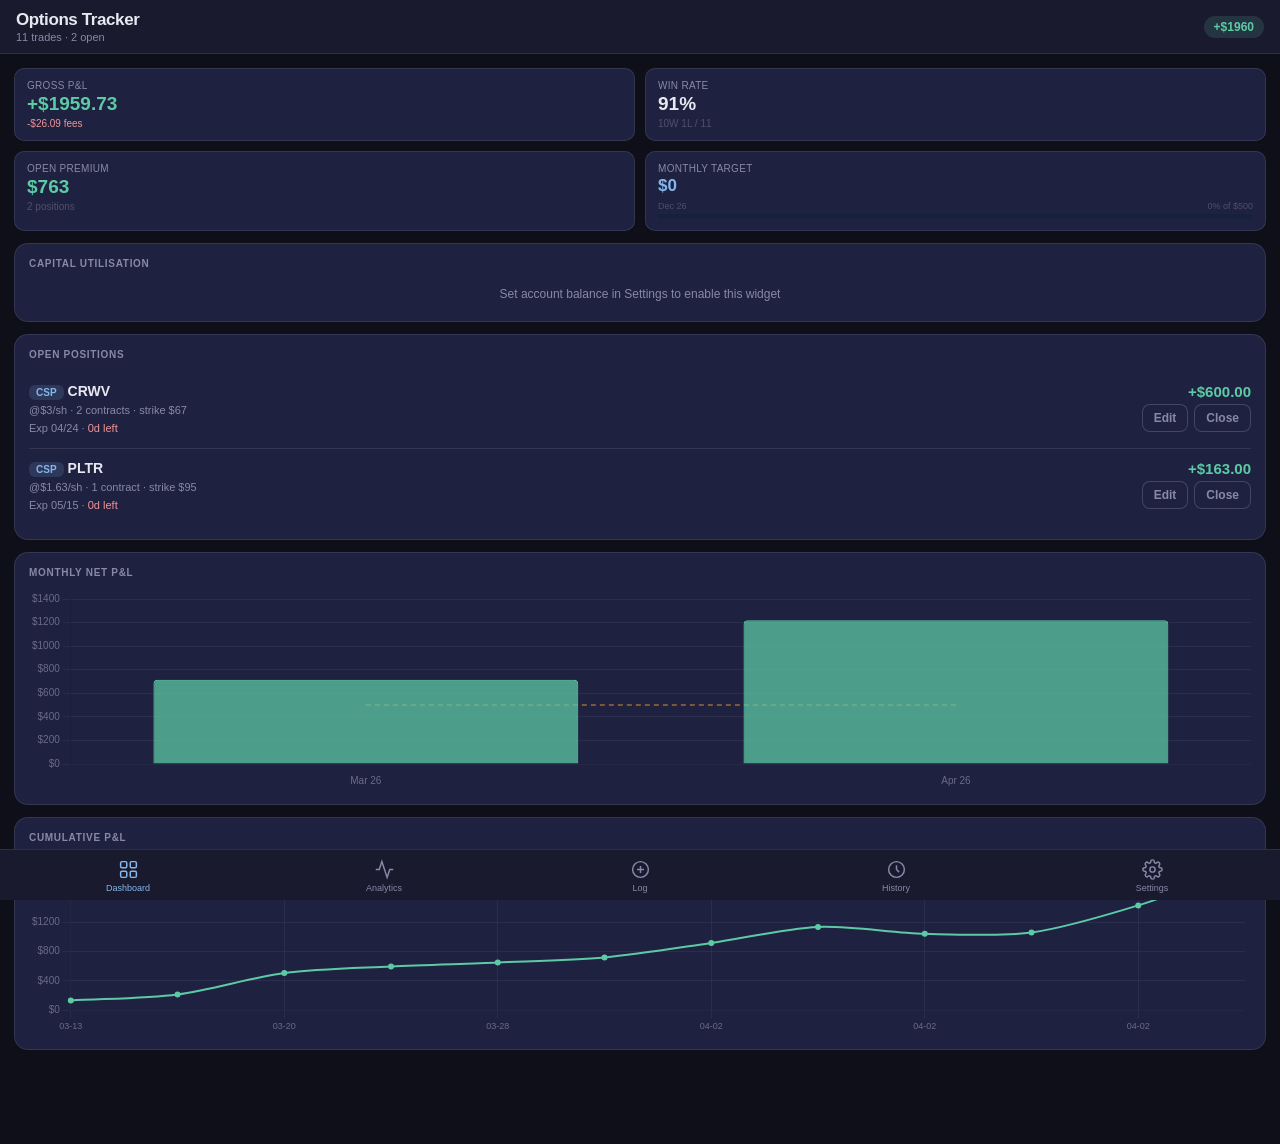
<file: index1.html>
<!DOCTYPE html>
<html lang="en" data-theme="dark">
<head>
<meta charset="UTF-8">
<meta name="viewport" content="width=device-width,initial-scale=1.0,maximum-scale=1.0,viewport-fit=cover">
<meta name="apple-mobile-web-app-capable" content="yes">
<meta name="apple-mobile-web-app-status-bar-style" content="black-translucent">
<meta name="apple-mobile-web-app-title" content="OT Tracker">
<meta name="theme-color" content="#0f0f1a" id="theme-meta">
<title>Options Tracker</title>
<link rel="apple-touch-icon" href="[data-uri]">
<link rel="manifest" href="[data-uri]">
<style>
:root{--safe-top:env(safe-area-inset-top,0px);--safe-bottom:env(safe-area-inset-bottom,0px);--radius:10px;--radius-lg:14px;--radius-xl:18px;--pos:#5DCAA5;--neg:#F09595;--warn:#EF9F27;--blue:#85B7EB;--purple:#AFA9EC;--coral:#F0997B;--teal:#5DCAA5;--amber:#EF9F27}
[data-theme="dark"]{--bg:#0f0f1a;--bg2:#1a1a2e;--bg3:#16213e;--card:#1e2240;--border:rgba(255,255,255,0.09);--border2:rgba(255,255,255,0.16);--text:#e8e8f0;--text2:#8888a8;--text3:#4f4f6a;--input-bg:#16213e;--shadow:rgba(0,0,0,0.4)}
[data-theme="light"]{--bg:#f4f5f7;--bg2:#ffffff;--bg3:#eef0f4;--card:#ffffff;--border:rgba(0,0,0,0.08);--border2:rgba(0,0,0,0.14);--text:#1a1a2e;--text2:#6b6b88;--text3:#aaaabc;--input-bg:#f4f5f7;--shadow:rgba(0,0,0,0.1)}
*{box-sizing:border-box;margin:0;padding:0;-webkit-tap-highlight-color:transparent}
body{font-family:-apple-system,BlinkMacSystemFont,'SF Pro Text',sans-serif;background:var(--bg);color:var(--text);min-height:100vh;padding-bottom:calc(68px + var(--safe-bottom));transition:background .2s,color .2s}
.header{background:var(--bg2);border-bottom:0.5px solid var(--border);padding:calc(var(--safe-top) + 10px) 16px 10px;position:sticky;top:0;z-index:50;backdrop-filter:blur(12px);-webkit-backdrop-filter:blur(12px)}
.header-inner{display:flex;align-items:center;justify-content:space-between}
.header h1{font-size:17px;font-weight:700;letter-spacing:-.4px}
.header-sub{font-size:11px;color:var(--text2);margin-top:1px}
.header-badge{font-size:12px;font-weight:700;padding:4px 10px;border-radius:20px;background:rgba(93,202,165,0.15);color:var(--pos)}
.nav{position:fixed;bottom:0;left:0;right:0;background:var(--bg2);border-top:0.5px solid var(--border);display:flex;z-index:50;padding-bottom:var(--safe-bottom)}
.nav-btn{flex:1;padding:9px 2px 7px;background:none;border:none;color:var(--text2);font-size:9px;font-weight:500;cursor:pointer;display:flex;flex-direction:column;align-items:center;gap:3px}
.nav-btn.active{color:var(--blue)}
.nav-btn svg{width:21px;height:21px;stroke-width:1.7}
.panel{display:none;padding:14px}.panel.active{display:block}
.grid-2{display:grid;grid-template-columns:1fr 1fr;gap:10px;margin-bottom:12px}
.grid-3{display:grid;grid-template-columns:1fr 1fr 1fr;gap:8px;margin-bottom:12px}
.metric{background:var(--card);border-radius:var(--radius);padding:11px 12px;border:0.5px solid var(--border)}
.metric-label{font-size:10px;color:var(--text2);margin-bottom:3px;font-weight:500;letter-spacing:.03em;text-transform:uppercase}
.metric-value{font-size:19px;font-weight:700;line-height:1.1}
.metric-sub{font-size:10px;color:var(--text3);margin-top:3px}
.metric-sub.neg{color:var(--neg)}
.card{background:var(--card);border-radius:var(--radius-lg);padding:14px;margin-bottom:12px;border:0.5px solid var(--border)}
.card-title{font-size:10px;font-weight:700;color:var(--text2);text-transform:uppercase;letter-spacing:.07em;margin-bottom:12px}
.chart-wrap{position:relative;width:100%;height:180px}
.pos{color:var(--pos)}.neg{color:var(--neg)}.warn{color:var(--warn)}
.field{display:flex;flex-direction:column;gap:5px;margin-bottom:11px}
.field label{font-size:11px;color:var(--text2);font-weight:600;letter-spacing:.02em}
input,select,textarea{font-size:15px;padding:10px 12px;border:0.5px solid var(--border2);border-radius:var(--radius);background:var(--input-bg);color:var(--text);width:100%;-webkit-appearance:none;appearance:none;transition:border-color .15s}
input:focus,select:focus{outline:none;border-color:var(--blue);box-shadow:0 0 0 3px rgba(133,183,235,0.15)}
input[readonly]{background:var(--bg3);color:var(--text2)}
.form-2{display:grid;grid-template-columns:1fr 1fr;gap:10px}
.form-3{display:grid;grid-template-columns:1fr 1fr 1fr;gap:8px}
.form-field-wrap{margin-bottom:11px}
.btn{width:100%;padding:13px;font-size:15px;font-weight:700;border-radius:var(--radius);cursor:pointer;border:none;transition:opacity .15s,transform .1s}
.btn:active{transform:scale(.98);opacity:.85}
.btn-blue{background:var(--blue);color:#051629}
.btn-amber{background:var(--amber);color:#1a0e00}
.btn-ghost{background:var(--card);border:0.5px solid var(--border2);color:var(--text)}
.btn-sm{padding:6px 11px;font-size:12px;font-weight:600;border-radius:8px;border:0.5px solid var(--border2);background:var(--card);color:var(--text2);cursor:pointer;width:auto}
.btn-del{color:var(--neg);border-color:rgba(240,149,149,0.3);background:rgba(240,149,149,0.08)}
.btn-row{display:flex;gap:8px;margin-top:8px}
.btn-row .btn{flex:1}
.trade-row{display:flex;justify-content:space-between;align-items:flex-start;padding:11px 0;border-bottom:0.5px solid var(--border)}
.trade-row:last-child{border-bottom:none}
.trade-ticker{font-size:14px;font-weight:700}
.trade-meta{font-size:11px;color:var(--text2);margin-top:2px;line-height:1.5}
.swipe-wrap{position:relative;overflow:hidden;border-bottom:0.5px solid var(--border)}
.swipe-wrap:last-child{border-bottom:none}
.swipe-delete-btn{position:absolute;right:0;top:0;bottom:0;width:72px;background:var(--neg);color:#fff;font-size:12px;font-weight:700;display:flex;align-items:center;justify-content:center;cursor:pointer;transform:translateX(100%);transition:transform .2s;border:none}
.swipe-content{display:flex;justify-content:space-between;align-items:flex-start;padding:11px 0;transition:transform .2s;background:var(--card);position:relative;z-index:1;touch-action:pan-y}
.trade-pnl{font-size:15px;font-weight:700}
.trade-note{font-size:11px;color:var(--text3);font-style:italic;margin-top:2px}
.badge{display:inline-block;font-size:10px;padding:2px 7px;border-radius:6px;font-weight:700;margin-right:4px}
.b-csp{background:rgba(133,183,235,0.15);color:#85B7EB}
.b-cc{background:rgba(93,202,165,0.15);color:#5DCAA5}
.b-diag{background:rgba(175,169,236,0.15);color:#AFA9EC}
.b-stock{background:rgba(144,144,168,0.15);color:#9090a8}
.b-other{background:rgba(239,159,39,0.15);color:#EF9F27}
.b-open{background:rgba(239,159,39,0.12);color:#EF9F27}
.b-closed{background:rgba(93,202,165,0.12);color:#5DCAA5}
.b-expired{background:rgba(144,144,168,0.12);color:#9090a8}
.b-assigned{background:rgba(240,149,149,0.12);color:#F09595}
.b-sold{background:rgba(144,144,168,0.12);color:#9090a8}
.filter-bar{display:flex;gap:8px;margin-bottom:12px;overflow-x:auto;padding-bottom:2px;-webkit-overflow-scrolling:touch}
.filter-bar select{width:auto;font-size:16px;padding:7px 10px;flex-shrink:0}
/* History filter redesign */
#hist-filters{flex-direction:column;overflow:visible;gap:0;padding-bottom:0;margin-bottom:12px}
.hist-period-row{display:flex;gap:6px;overflow-x:auto;padding-bottom:8px;-webkit-overflow-scrolling:touch;scrollbar-width:none}
.hist-period-row::-webkit-scrollbar{display:none}
.hist-chip{padding:5px 14px;font-size:12px;font-weight:600;border-radius:20px;border:0.5px solid var(--border2);background:var(--bg3);color:var(--text2);cursor:pointer;white-space:nowrap;flex-shrink:0;transition:background .15s,color .15s,border-color .15s;-webkit-user-select:none;user-select:none}
.hist-chip.active{background:var(--blue);color:#051629;border-color:transparent}
.hist-date-row{display:flex;gap:8px;margin-bottom:8px}
.hist-date-row input{flex:1;font-size:13px;padding:7px 10px}
.hist-selects{display:grid;grid-template-columns:1fr 1fr 1fr;gap:6px}
.hist-selects.has-clear{grid-template-columns:1fr 1fr 1fr auto}
.hist-sel{font-size:13px;padding:7px 8px;border-radius:var(--radius);background:var(--bg3);border:0.5px solid var(--border2);color:var(--text2);width:100%;transition:border-color .15s,background .15s,color .15s;-webkit-appearance:none;appearance:none}
.hist-sel.on{border-color:var(--blue);color:var(--text);background:rgba(133,183,235,0.07)}
.hist-clear{padding:7px 11px;border-radius:var(--radius);border:0.5px solid rgba(240,149,149,0.3);background:rgba(240,149,149,0.07);color:var(--neg);cursor:pointer;font-size:13px;font-weight:700;white-space:nowrap;transition:opacity .15s}
.hist-clear:active{opacity:.7}
.gauge-wrap{height:8px;background:var(--bg3);border-radius:4px;overflow:hidden;margin:6px 0}
.gauge-fill{height:100%;border-radius:4px;transition:width .4s ease}
.capital-row{display:flex;justify-content:space-between;align-items:center;padding:7px 0;border-bottom:0.5px solid var(--border);font-size:13px}
.capital-row:last-child{border-bottom:none}
.capital-label{color:var(--text2);font-size:12px}
.modal-bg{display:none;position:fixed;inset:0;background:rgba(0,0,0,.55);z-index:200;align-items:flex-end}
.modal-bg.show{display:flex}
.modal{background:var(--bg2);border-radius:22px 22px 0 0;padding:20px 16px calc(22px + var(--safe-bottom));width:100%;border-top:0.5px solid var(--border2);max-height:88vh;overflow-y:auto}
.modal-title{font-size:16px;font-weight:700;margin-bottom:16px}
.modal-handle{width:36px;height:4px;background:var(--border2);border-radius:2px;margin:0 auto 16px}
.s-section-label{font-size:11px;font-weight:700;color:var(--text2);text-transform:uppercase;letter-spacing:.07em;margin-bottom:10px;padding-bottom:6px;border-bottom:0.5px solid var(--border);display:block;padding-top:16px}
.s-group{background:var(--card);border-radius:var(--radius-lg);overflow:hidden;margin-bottom:8px;border:.5px solid var(--border)}
.s-row{display:flex;align-items:center;justify-content:space-between;padding:12px 16px;border-bottom:.5px solid var(--border);cursor:pointer;-webkit-user-select:none;user-select:none;transition:opacity .12s}
.s-row:last-child{border-bottom:none}
.s-row:active{opacity:.65}
.s-row-l{display:flex;align-items:center;gap:12px;flex:1;min-width:0}
.s-icon{width:30px;height:30px;border-radius:8px;display:flex;align-items:center;justify-content:center;flex-shrink:0}
.s-icon svg{width:15px;height:15px;stroke-width:2}
.s-rtitle{font-size:15px;color:var(--text);font-weight:500}
.s-rsub{font-size:12px;color:var(--text2);margin-top:1px}
.s-row-r{display:flex;align-items:center;gap:8px;flex-shrink:0}
.s-chev{color:var(--text3);font-size:20px;line-height:1;font-weight:300;margin-left:2px}
.s-chip{font-size:11px;font-weight:700;padding:3px 9px;border-radius:20px}
.chip-blue{background:rgba(133,183,235,0.12);color:#85B7EB}
.chip-green{background:rgba(93,202,165,0.12);color:#5DCAA5}
.chip-red{background:rgba(240,149,149,0.1);color:#F09595}
.sub-back{display:flex;align-items:center;gap:6px;padding:12px 0 6px;cursor:pointer;color:var(--blue);font-size:15px;font-weight:600;-webkit-user-select:none;user-select:none}
.sub-title{font-size:22px;font-weight:700;margin-bottom:4px;color:var(--text)}
.sub-desc{font-size:13px;color:var(--text2);margin-bottom:16px;line-height:1.5}
.preset-grid{display:grid;grid-template-columns:1fr 1fr;gap:8px;margin-bottom:4px}
.preset-pill{padding:11px 12px;border-radius:var(--radius-lg);border:.5px solid var(--border2);background:var(--bg3);cursor:pointer;transition:border-color .15s,background .15s;-webkit-user-select:none;user-select:none}
.preset-pill.on{border-color:#85B7EB;background:rgba(133,183,235,0.08)}
.toggle{position:relative;width:44px;height:26px;flex-shrink:0}
.toggle input{opacity:0;width:0;height:0;position:absolute}
.toggle-track{position:absolute;inset:0;background:var(--bg3);border-radius:13px;border:0.5px solid var(--border2);cursor:pointer;transition:background .2s}
.toggle input:checked + .toggle-track{background:var(--blue)}
.toggle-thumb{position:absolute;top:3px;left:3px;width:20px;height:20px;background:#fff;border-radius:50%;transition:transform .2s;pointer-events:none;box-shadow:0 1px 3px rgba(0,0,0,.3)}
.toggle input:checked ~ .toggle-thumb{transform:translateX(18px)}
.segment{display:flex;background:var(--bg3);border-radius:var(--radius);padding:3px;margin-bottom:12px}
.seg-btn{flex:1;padding:7px 4px;font-size:13px;font-weight:600;border:none;background:none;color:var(--text2);border-radius:8px;cursor:pointer;transition:background .15s,color .15s}
.seg-btn.active{background:var(--card);color:var(--text);box-shadow:0 1px 3px var(--shadow)}
.drag-item{display:flex;align-items:center;gap:10px;padding:10px 0;border-bottom:0.5px solid var(--border);cursor:grab;touch-action:none}
.drag-item:last-child{border-bottom:none}
.drag-handle{color:var(--text3);font-size:16px;flex-shrink:0}
.drag-label{flex:1;font-size:14px}
.toast{position:fixed;top:calc(var(--safe-top) + 64px);left:50%;transform:translateX(-50%);background:var(--pos);color:#061a12;padding:9px 18px;border-radius:20px;font-size:13px;font-weight:700;z-index:999;opacity:0;transition:opacity .25s;pointer-events:none;white-space:nowrap;box-shadow:0 4px 12px var(--shadow)}
.toast.show{opacity:1}
.toast.toast-warn{background:var(--warn);color:#1a0e00}
.toast.toast-err{background:var(--neg);color:#1a0000}
.empty{text-align:center;padding:32px 16px;color:var(--text2);font-size:13px}
.pnl-bar{background:var(--card);border-radius:var(--radius);padding:11px 14px;margin-bottom:12px;display:flex;justify-content:space-between;align-items:center;border:0.5px solid var(--border)}
.dte-warn{color:var(--neg)}
.stat-row{display:flex;justify-content:space-between;align-items:center;padding:9px 0;border-bottom:0.5px solid var(--border);font-size:13px}
.stat-row:last-child{border-bottom:none}
.stat-nums{display:flex;gap:14px}
.stat-num{text-align:right}
.stat-num-label{font-size:10px;color:var(--text2)}
.stat-num-val{font-size:13px;font-weight:700}
.legend{display:flex;flex-wrap:wrap;gap:10px;margin-bottom:10px}
.legend span{display:flex;align-items:center;gap:5px;font-size:11px;color:var(--text2)}
.legend-dot{width:8px;height:8px;border-radius:2px;flex-shrink:0}
.cur-tag{font-size:10px;font-weight:700;padding:2px 6px;border-radius:5px;background:rgba(133,183,235,0.15);color:var(--blue);margin-left:5px}
.preset-pill-name{font-size:13px;font-weight:600;color:var(--text)}
.preset-pill-sub{font-size:11px;color:var(--text2);margin-top:2px}
/* target bar */
.target-bar-track{height:5px;background:var(--bg3);border-radius:3px;overflow:hidden;margin-top:3px}
.target-bar-fill{height:100%;border-radius:3px;transition:width .4s}

/* Batch edit bar */
.batch-bar{display:flex;align-items:center;flex-wrap:wrap;gap:6px;padding:10px 14px;background:var(--card);border-radius:var(--radius);margin-bottom:8px;border:0.5px solid rgba(133,183,235,0.4)}
.batch-bar select{width:auto;font-size:12px;padding:5px 8px;flex-shrink:0}
/* Commission-free preset pill */
.preset-pill.free-pill{border-color:rgba(93,202,165,0.35);background:rgba(93,202,165,0.05)}
.preset-pill.free-pill.on{border-color:var(--teal);background:rgba(93,202,165,0.12)}
.preset-pill-del{float:right;background:none;border:none;color:var(--neg);font-size:16px;cursor:pointer;padding:0;line-height:1;margin-left:4px}
/* Log form — lighter input background for visibility */
#log-form input, #log-form select {
  background: var(--log-input-bg);
}
[data-theme="dark"] { --log-input-bg: #1e2240; }
[data-theme="light"] { --log-input-bg: #ffffff; }

</style>
</head>
<body>
<div class="header">
  <div class="header-inner">
    <div><h1>Options Tracker</h1><div class="header-sub" id="hdr-sub">—</div></div>
    <div class="header-badge" id="hdr-badge"></div>
  </div>
</div>
<div id="toast" class="toast"></div>

<!-- DASHBOARD -->
<div id="dashboard" class="panel active">
  <div class="grid-2" id="sum-cards"></div>
  <div class="card" id="capital-card"><div class="card-title">Capital utilisation</div><div id="capital-body"></div></div>
  <div class="card" id="promo-card" style="display:none;border-color:rgba(93,202,165,0.2)"><div class="card-title" style="display:flex;justify-content:space-between;align-items:center"><span>Promotions &amp; capital</span><span style="font-size:10px;font-weight:600;padding:2px 8px;border-radius:10px;background:rgba(93,202,165,0.12);color:var(--teal)">New account</span></div><div id="promo-body"></div></div>
  <div class="card"><div class="card-title">Open positions</div><div id="dash-open"></div></div>
  <div class="card">
    <div class="card-title">Monthly net P&amp;L</div>
    <div class="chart-wrap" style="height:200px"><canvas id="c-monthly-bar"></canvas></div>
  </div>
  <div class="card">
    <div class="card-title">Cumulative P&amp;L</div>
    <div class="chart-wrap"><canvas id="c-pnl"></canvas></div>
  </div>
</div>

<!-- ANALYTICS -->
<div id="analytics" class="panel">
  <div class="grid-3" id="ana-cards"></div>
  <div class="card"><div class="card-title">Capital &amp; premium efficiency by ticker</div><div id="cap-rows"></div></div>
  <div class="card"><div class="card-title">P&amp;L by ticker</div><div class="legend" id="leg-ticker"></div><div class="chart-wrap"><canvas id="c-ticker"></canvas></div></div>
  <div class="card"><div class="card-title">Strategy mix</div><div class="legend" id="leg-strat"></div><div class="chart-wrap" style="height:150px"><canvas id="c-strat"></canvas></div></div>
  <div class="card"><div class="card-title">Outcome breakdown</div><div class="legend" id="leg-outcome"></div><div class="chart-wrap" style="height:140px"><canvas id="c-outcome"></canvas></div></div>
</div>

<!-- LOG -->
<div id="log" class="panel">
  <div class="card">
    <div class="card-title">New position</div>
    <div id="log-form"></div>
    <div class="btn-row">
      <button class="btn btn-blue" onclick="logTrade()">Log &amp; save</button>
      <button class="btn btn-ghost" onclick="clearForm()">Clear</button>
    </div>
  </div>
</div>

<!-- HISTORY -->
<div id="history" class="panel">
  <div class="filter-bar" id="hist-filters"></div>
  <div class="pnl-bar" id="hist-pnl-bar"></div>
  <div id="hist-list"></div>
</div>

<!-- SETTINGS -->
<div id="settings" class="panel">
  <div id="s-main-view"></div>
  <div id="s-sub-view" style="display:none;padding-bottom:20px"></div>
</div>

<!-- CLOSE MODAL -->
<div class="modal-bg" id="close-modal">
  <div class="modal">
    <div class="modal-handle"></div>
    <div class="modal-title">Close position</div>
    <input type="hidden" id="cm-id">
    <div class="form-2" style="margin-bottom:11px">
      <div class="field" style="margin-bottom:0"><label>Close date</label><input id="cm-date" type="date"></div>
      <div class="field" style="margin-bottom:0"><label>Outcome</label>
        <select id="cm-outcome"><option>Expired</option><option>Closed</option><option>Assigned</option><option>Sold</option></select>
      </div>
    </div>
    <div class="field"><label>Close cost per contract (0 if expired)</label><input id="cm-cost" type="number" value="0" step="0.01"></div>
    <div class="btn-row">
      <button class="btn btn-blue" onclick="confirmClose()">Confirm</button>
      <button class="btn btn-ghost" onclick="hideModal('close-modal')">Cancel</button>
    </div>
  </div>
</div>

<nav class="nav">
  <button class="nav-btn active" onclick="switchTab('dashboard')" id="nav-dashboard">
    <svg viewBox="0 0 24 24" fill="none" stroke="currentColor"><rect x="3" y="3" width="7" height="7" rx="1.5"/><rect x="14" y="3" width="7" height="7" rx="1.5"/><rect x="3" y="14" width="7" height="7" rx="1.5"/><rect x="14" y="14" width="7" height="7" rx="1.5"/></svg>Dashboard
  </button>
  <button class="nav-btn" onclick="switchTab('analytics')" id="nav-analytics">
    <svg viewBox="0 0 24 24" fill="none" stroke="currentColor"><polyline points="22 12 18 12 15 21 9 3 6 12 2 12"/></svg>Analytics
  </button>
  <button class="nav-btn" onclick="switchTab('log')" id="nav-log">
    <svg viewBox="0 0 24 24" fill="none" stroke="currentColor"><circle cx="12" cy="12" r="9"/><line x1="12" y1="8" x2="12" y2="16"/><line x1="8" y1="12" x2="16" y2="12"/></svg>Log
  </button>
  <button class="nav-btn" onclick="switchTab('history')" id="nav-history">
    <svg viewBox="0 0 24 24" fill="none" stroke="currentColor"><circle cx="12" cy="12" r="9"/><polyline points="12 7 12 12 15 15"/></svg>History
  </button>
  <button class="nav-btn" onclick="switchTab('settings')" id="nav-settings">
    <svg viewBox="0 0 24 24" fill="none" stroke="currentColor"><circle cx="12" cy="12" r="3"/><path d="M19.4 15a1.65 1.65 0 0 0 .33 1.82l.06.06a2 2 0 0 1-2.83 2.83l-.06-.06a1.65 1.65 0 0 0-1.82-.33 1.65 1.65 0 0 0-1 1.51V21a2 2 0 0 1-4 0v-.09A1.65 1.65 0 0 0 9 19.4a1.65 1.65 0 0 0-1.82.33l-.06.06a2 2 0 0 1-2.83-2.83l.06-.06A1.65 1.65 0 0 0 4.68 15a1.65 1.65 0 0 0-1.51-1H3a2 2 0 0 1 0-4h.09A1.65 1.65 0 0 0 4.6 9a1.65 1.65 0 0 0-.33-1.82l-.06-.06a2 2 0 0 1 2.83-2.83l.06.06A1.65 1.65 0 0 0 9 4.68a1.65 1.65 0 0 0 1-1.51V3a2 2 0 0 1 4 0v.09a1.65 1.65 0 0 0 1 1.51 1.65 1.65 0 0 0 1.82-.33l.06-.06a2 2 0 0 1 2.83 2.83l-.06.06A1.65 1.65 0 0 0 19.4 9a1.65 1.65 0 0 0 1.51 1H21a2 2 0 0 1 0 4h-.09a1.65 1.65 0 0 0-1.51 1z"/></svg>Settings
  </button>
</nav>

<!-- EDIT MODAL -->
<div class="modal-bg" id="edit-modal">
  <div class="modal">
    <div class="modal-handle"></div>
    <div class="modal-title">Edit trade</div>
    <input type="hidden" id="em-id">
    <div class="form-2" style="margin-bottom:11px">
      <div class="field" style="margin-bottom:0"><label>Ticker</label><input id="em-ticker" type="text" placeholder="CRWV" oninput="this.value=this.value.toUpperCase()"></div>
      <div class="field" style="margin-bottom:0"><label>Strategy</label>
        <select id="em-type"><option>CSP</option><option>CC</option><option>PMCC</option><option>Diagonal</option><option>Bull Put</option><option>Bear Call</option><option>Stock Sale</option></select>
      </div>
    </div>
    <div class="form-2" style="margin-bottom:11px">
      <div class="field" style="margin-bottom:0"><label>Open date</label><input id="em-openDate" type="date"></div>
      <div class="field" style="margin-bottom:0"><label>Expiry</label><input id="em-expiry" type="date"></div>
    </div>
    <div class="form-2" style="margin-bottom:11px">
      <div class="field" style="margin-bottom:0"><label>Strike</label><input id="em-strike" type="number" step="0.5"></div>
      <div class="field" style="margin-bottom:0"><label>Premium/sh</label><input id="em-premium" type="number" step="0.01"></div>
    </div>
    <div class="form-2" style="margin-bottom:11px">
      <div class="field" style="margin-bottom:0"><label>Contracts</label><input id="em-contracts" type="number" step="1" min="1"></div>
      <div class="field" style="margin-bottom:0"><label>IV%</label><input id="em-iv" type="number" step="0.1"></div>
    </div>
    <div class="form-2" style="margin-bottom:11px">
      <div class="field" style="margin-bottom:0"><label>Delta</label><input id="em-delta" type="number" step="0.01"></div>
      <div class="field" style="margin-bottom:0"><label>Notes</label><input id="em-notes" type="text" placeholder="optional"></div>
    </div>
    <!-- Fees — always visible -->
    <div id="em-fee-section" style="display:none;margin-bottom:11px">
      <div style="font-size:11px;font-weight:700;color:var(--text2);text-transform:uppercase;letter-spacing:.05em;margin-bottom:8px" id="em-fee-label">Fees</div>
      <div class="form-2">
        <div class="field" style="margin-bottom:0">
          <label>Open leg fee ($)</label>
          <input id="em-feesOpen" type="number" step="0.0001" placeholder="0">
        </div>
        <div class="field" style="margin-bottom:0" id="em-feesClose-wrap">
          <label>Close leg fee ($)</label>
          <input id="em-feesClose" type="number" step="0.0001" placeholder="0">
        </div>
      </div>
      <div style="font-size:11px;color:var(--text3);margin-top:4px" id="em-fee-hint">Net P&amp;L recalculates automatically.</div>
    </div>
    <div class="btn-row">
      <button class="btn btn-blue" onclick="confirmEdit()">Save changes</button>
      <button class="btn btn-ghost" onclick="hideModal('edit-modal')">Cancel</button>
    </div>
  </div>
</div>

<script>
/*!
 * Chart.js v4.4.1
 * https://www.chartjs.org
 * (c) 2023 Chart.js Contributors
 * Released under the MIT License
 */
!function(t,e){"object"==typeof exports&&"undefined"!=typeof module?module.exports=e():"function"==typeof define&&define.amd?define(e):(t="undefined"!=typeof globalThis?globalThis:t||self).Chart=e()}(this,(function(){"use strict";var t=Object.freeze({__proto__:null,get Colors(){return Go},get Decimation(){return Qo},get Filler(){return ma},get Legend(){return ya},get SubTitle(){return ka},get Title(){return Ma},get Tooltip(){return Ba}});function e(){}const i=(()=>{let t=0;return()=>t++})();function s(t){return null==t}function n(t){if(Array.isArray&&Array.isArray(t))return!0;const e=Object.prototype.toString.call(t);return"[object"===e.slice(0,7)&&"Array]"===e.slice(-6)}function o(t){return null!==t&&"[object Object]"===Object.prototype.toString.call(t)}function a(t){return("number"==typeof t||t instanceof Number)&&isFinite(+t)}function r(t,e){return a(t)?t:e}function l(t,e){return void 0===t?e:t}const h=(t,e)=>"string"==typeof t&&t.endsWith("%")?parseFloat(t)/100:+t/e,c=(t,e)=>"string"==typeof t&&t.endsWith("%")?parseFloat(t)/100*e:+t;function d(t,e,i){if(t&&"function"==typeof t.call)return t.apply(i,e)}function u(t,e,i,s){let a,r,l;if(n(t))if(r=t.length,s)for(a=r-1;a>=0;a--)e.call(i,t[a],a);else for(a=0;a<r;a++)e.call(i,t[a],a);else if(o(t))for(l=Object.keys(t),r=l.length,a=0;a<r;a++)e.call(i,t[l[a]],l[a])}function f(t,e){let i,s,n,o;if(!t||!e||t.length!==e.length)return!1;for(i=0,s=t.length;i<s;++i)if(n=t[i],o=e[i],n.datasetIndex!==o.datasetIndex||n.index!==o.index)return!1;return!0}function g(t){if(n(t))return t.map(g);if(o(t)){const e=Object.create(null),i=Object.keys(t),s=i.length;let n=0;for(;n<s;++n)e[i[n]]=g(t[i[n]]);return e}return t}function p(t){return-1===["__proto__","prototype","constructor"].indexOf(t)}function m(t,e,i,s){if(!p(t))return;const n=e[t],a=i[t];o(n)&&o(a)?b(n,a,s):e[t]=g(a)}function b(t,e,i){const s=n(e)?e:[e],a=s.length;if(!o(t))return t;const r=(i=i||{}).merger||m;let l;for(let e=0;e<a;++e){if(l=s[e],!o(l))continue;const n=Object.keys(l);for(let e=0,s=n.length;e<s;++e)r(n[e],t,l,i)}return t}function x(t,e){return b(t,e,{merger:_})}function _(t,e,i){if(!p(t))return;const s=e[t],n=i[t];o(s)&&o(n)?x(s,n):Object.prototype.hasOwnProperty.call(e,t)||(e[t]=g(n))}const y={"":t=>t,x:t=>t.x,y:t=>t.y};function v(t){const e=t.split("."),i=[];let s="";for(const t of e)s+=t,s.endsWith("\\")?s=s.slice(0,-1)+".":(i.push(s),s="");return i}function M(t,e){const i=y[e]||(y[e]=function(t){const e=v(t);return t=>{for(const i of e){if(""===i)break;t=t&&t[i]}return t}}(e));return i(t)}function w(t){return t.charAt(0).toUpperCase()+t.slice(1)}const k=t=>void 0!==t,S=t=>"function"==typeof t,P=(t,e)=>{if(t.size!==e.size)return!1;for(const i of t)if(!e.has(i))return!1;return!0};function D(t){return"mouseup"===t.type||"click"===t.type||"contextmenu"===t.type}const C=Math.PI,O=2*C,A=O+C,T=Number.POSITIVE_INFINITY,L=C/180,E=C/2,R=C/4,I=2*C/3,z=Math.log10,F=Math.sign;function V(t,e,i){return Math.abs(t-e)<i}function B(t){const e=Math.round(t);t=V(t,e,t/1e3)?e:t;const i=Math.pow(10,Math.floor(z(t))),s=t/i;return(s<=1?1:s<=2?2:s<=5?5:10)*i}function W(t){const e=[],i=Math.sqrt(t);let s;for(s=1;s<i;s++)t%s==0&&(e.push(s),e.push(t/s));return i===(0|i)&&e.push(i),e.sort(((t,e)=>t-e)).pop(),e}function N(t){return!isNaN(parseFloat(t))&&isFinite(t)}function H(t,e){const i=Math.round(t);return i-e<=t&&i+e>=t}function j(t,e,i){let s,n,o;for(s=0,n=t.length;s<n;s++)o=t[s][i],isNaN(o)||(e.min=Math.min(e.min,o),e.max=Math.max(e.max,o))}function $(t){return t*(C/180)}function Y(t){return t*(180/C)}function U(t){if(!a(t))return;let e=1,i=0;for(;Math.round(t*e)/e!==t;)e*=10,i++;return i}function X(t,e){const i=e.x-t.x,s=e.y-t.y,n=Math.sqrt(i*i+s*s);let o=Math.atan2(s,i);return o<-.5*C&&(o+=O),{angle:o,distance:n}}function q(t,e){return Math.sqrt(Math.pow(e.x-t.x,2)+Math.pow(e.y-t.y,2))}function K(t,e){return(t-e+A)%O-C}function G(t){return(t%O+O)%O}function Z(t,e,i,s){const n=G(t),o=G(e),a=G(i),r=G(o-n),l=G(a-n),h=G(n-o),c=G(n-a);return n===o||n===a||s&&o===a||r>l&&h<c}function J(t,e,i){return Math.max(e,Math.min(i,t))}function Q(t){return J(t,-32768,32767)}function tt(t,e,i,s=1e-6){return t>=Math.min(e,i)-s&&t<=Math.max(e,i)+s}function et(t,e,i){i=i||(i=>t[i]<e);let s,n=t.length-1,o=0;for(;n-o>1;)s=o+n>>1,i(s)?o=s:n=s;return{lo:o,hi:n}}const it=(t,e,i,s)=>et(t,i,s?s=>{const n=t[s][e];return n<i||n===i&&t[s+1][e]===i}:s=>t[s][e]<i),st=(t,e,i)=>et(t,i,(s=>t[s][e]>=i));function nt(t,e,i){let s=0,n=t.length;for(;s<n&&t[s]<e;)s++;for(;n>s&&t[n-1]>i;)n--;return s>0||n<t.length?t.slice(s,n):t}const ot=["push","pop","shift","splice","unshift"];function at(t,e){t._chartjs?t._chartjs.listeners.push(e):(Object.defineProperty(t,"_chartjs",{configurable:!0,enumerable:!1,value:{listeners:[e]}}),ot.forEach((e=>{const i="_onData"+w(e),s=t[e];Object.defineProperty(t,e,{configurable:!0,enumerable:!1,value(...e){const n=s.apply(this,e);return t._chartjs.listeners.forEach((t=>{"function"==typeof t[i]&&t[i](...e)})),n}})})))}function rt(t,e){const i=t._chartjs;if(!i)return;const s=i.listeners,n=s.indexOf(e);-1!==n&&s.splice(n,1),s.length>0||(ot.forEach((e=>{delete t[e]})),delete t._chartjs)}function lt(t){const e=new Set(t);return e.size===t.length?t:Array.from(e)}const ht="undefined"==typeof window?function(t){return t()}:window.requestAnimationFrame;function ct(t,e){let i=[],s=!1;return function(...n){i=n,s||(s=!0,ht.call(window,(()=>{s=!1,t.apply(e,i)})))}}function dt(t,e){let i;return function(...s){return e?(clearTimeout(i),i=setTimeout(t,e,s)):t.apply(this,s),e}}const ut=t=>"start"===t?"left":"end"===t?"right":"center",ft=(t,e,i)=>"start"===t?e:"end"===t?i:(e+i)/2,gt=(t,e,i,s)=>t===(s?"left":"right")?i:"center"===t?(e+i)/2:e;function pt(t,e,i){const s=e.length;let n=0,o=s;if(t._sorted){const{iScale:a,_parsed:r}=t,l=a.axis,{min:h,max:c,minDefined:d,maxDefined:u}=a.getUserBounds();d&&(n=J(Math.min(it(r,l,h).lo,i?s:it(e,l,a.getPixelForValue(h)).lo),0,s-1)),o=u?J(Math.max(it(r,a.axis,c,!0).hi+1,i?0:it(e,l,a.getPixelForValue(c),!0).hi+1),n,s)-n:s-n}return{start:n,count:o}}function mt(t){const{xScale:e,yScale:i,_scaleRanges:s}=t,n={xmin:e.min,xmax:e.max,ymin:i.min,ymax:i.max};if(!s)return t._scaleRanges=n,!0;const o=s.xmin!==e.min||s.xmax!==e.max||s.ymin!==i.min||s.ymax!==i.max;return Object.assign(s,n),o}class bt{constructor(){this._request=null,this._charts=new Map,this._running=!1,this._lastDate=void 0}_notify(t,e,i,s){const n=e.listeners[s],o=e.duration;n.forEach((s=>s({chart:t,initial:e.initial,numSteps:o,currentStep:Math.min(i-e.start,o)})))}_refresh(){this._request||(this._running=!0,this._request=ht.call(window,(()=>{this._update(),this._request=null,this._running&&this._refresh()})))}_update(t=Date.now()){let e=0;this._charts.forEach(((i,s)=>{if(!i.running||!i.items.length)return;const n=i.items;let o,a=n.length-1,r=!1;for(;a>=0;--a)o=n[a],o._active?(o._total>i.duration&&(i.duration=o._total),o.tick(t),r=!0):(n[a]=n[n.length-1],n.pop());r&&(s.draw(),this._notify(s,i,t,"progress")),n.length||(i.running=!1,this._notify(s,i,t,"complete"),i.initial=!1),e+=n.length})),this._lastDate=t,0===e&&(this._running=!1)}_getAnims(t){const e=this._charts;let i=e.get(t);return i||(i={running:!1,initial:!0,items:[],listeners:{complete:[],progress:[]}},e.set(t,i)),i}listen(t,e,i){this._getAnims(t).listeners[e].push(i)}add(t,e){e&&e.length&&this._getAnims(t).items.push(...e)}has(t){return this._getAnims(t).items.length>0}start(t){const e=this._charts.get(t);e&&(e.running=!0,e.start=Date.now(),e.duration=e.items.reduce(((t,e)=>Math.max(t,e._duration)),0),this._refresh())}running(t){if(!this._running)return!1;const e=this._charts.get(t);return!!(e&&e.running&&e.items.length)}stop(t){const e=this._charts.get(t);if(!e||!e.items.length)return;const i=e.items;let s=i.length-1;for(;s>=0;--s)i[s].cancel();e.items=[],this._notify(t,e,Date.now(),"complete")}remove(t){return this._charts.delete(t)}}var xt=new bt;
/*!
 * @kurkle/color v0.3.2
 * https://github.com/kurkle/color#readme
 * (c) 2023 Jukka Kurkela
 * Released under the MIT License
 */function _t(t){return t+.5|0}const yt=(t,e,i)=>Math.max(Math.min(t,i),e);function vt(t){return yt(_t(2.55*t),0,255)}function Mt(t){return yt(_t(255*t),0,255)}function wt(t){return yt(_t(t/2.55)/100,0,1)}function kt(t){return yt(_t(100*t),0,100)}const St={0:0,1:1,2:2,3:3,4:4,5:5,6:6,7:7,8:8,9:9,A:10,B:11,C:12,D:13,E:14,F:15,a:10,b:11,c:12,d:13,e:14,f:15},Pt=[..."0123456789ABCDEF"],Dt=t=>Pt[15&t],Ct=t=>Pt[(240&t)>>4]+Pt[15&t],Ot=t=>(240&t)>>4==(15&t);function At(t){var e=(t=>Ot(t.r)&&Ot(t.g)&&Ot(t.b)&&Ot(t.a))(t)?Dt:Ct;return t?"#"+e(t.r)+e(t.g)+e(t.b)+((t,e)=>t<255?e(t):"")(t.a,e):void 0}const Tt=/^(hsla?|hwb|hsv)\(\s*([-+.e\d]+)(?:deg)?[\s,]+([-+.e\d]+)%[\s,]+([-+.e\d]+)%(?:[\s,]+([-+.e\d]+)(%)?)?\s*\)$/;function Lt(t,e,i){const s=e*Math.min(i,1-i),n=(e,n=(e+t/30)%12)=>i-s*Math.max(Math.min(n-3,9-n,1),-1);return[n(0),n(8),n(4)]}function Et(t,e,i){const s=(s,n=(s+t/60)%6)=>i-i*e*Math.max(Math.min(n,4-n,1),0);return[s(5),s(3),s(1)]}function Rt(t,e,i){const s=Lt(t,1,.5);let n;for(e+i>1&&(n=1/(e+i),e*=n,i*=n),n=0;n<3;n++)s[n]*=1-e-i,s[n]+=e;return s}function It(t){const e=t.r/255,i=t.g/255,s=t.b/255,n=Math.max(e,i,s),o=Math.min(e,i,s),a=(n+o)/2;let r,l,h;return n!==o&&(h=n-o,l=a>.5?h/(2-n-o):h/(n+o),r=function(t,e,i,s,n){return t===n?(e-i)/s+(e<i?6:0):e===n?(i-t)/s+2:(t-e)/s+4}(e,i,s,h,n),r=60*r+.5),[0|r,l||0,a]}function zt(t,e,i,s){return(Array.isArray(e)?t(e[0],e[1],e[2]):t(e,i,s)).map(Mt)}function Ft(t,e,i){return zt(Lt,t,e,i)}function Vt(t){return(t%360+360)%360}function Bt(t){const e=Tt.exec(t);let i,s=255;if(!e)return;e[5]!==i&&(s=e[6]?vt(+e[5]):Mt(+e[5]));const n=Vt(+e[2]),o=+e[3]/100,a=+e[4]/100;return i="hwb"===e[1]?function(t,e,i){return zt(Rt,t,e,i)}(n,o,a):"hsv"===e[1]?function(t,e,i){return zt(Et,t,e,i)}(n,o,a):Ft(n,o,a),{r:i[0],g:i[1],b:i[2],a:s}}const Wt={x:"dark",Z:"light",Y:"re",X:"blu",W:"gr",V:"medium",U:"slate",A:"ee",T:"ol",S:"or",B:"ra",C:"lateg",D:"ights",R:"in",Q:"turquois",E:"hi",P:"ro",O:"al",N:"le",M:"de",L:"yello",F:"en",K:"ch",G:"arks",H:"ea",I:"ightg",J:"wh"},Nt={OiceXe:"f0f8ff",antiquewEte:"faebd7",aqua:"ffff",aquamarRe:"7fffd4",azuY:"f0ffff",beige:"f5f5dc",bisque:"ffe4c4",black:"0",blanKedOmond:"ffebcd",Xe:"ff",XeviTet:"8a2be2",bPwn:"a52a2a",burlywood:"deb887",caMtXe:"5f9ea0",KartYuse:"7fff00",KocTate:"d2691e",cSO:"ff7f50",cSnflowerXe:"6495ed",cSnsilk:"fff8dc",crimson:"dc143c",cyan:"ffff",xXe:"8b",xcyan:"8b8b",xgTMnPd:"b8860b",xWay:"a9a9a9",xgYF:"6400",xgYy:"a9a9a9",xkhaki:"bdb76b",xmagFta:"8b008b",xTivegYF:"556b2f",xSange:"ff8c00",xScEd:"9932cc",xYd:"8b0000",xsOmon:"e9967a",xsHgYF:"8fbc8f",xUXe:"483d8b",xUWay:"2f4f4f",xUgYy:"2f4f4f",xQe:"ced1",xviTet:"9400d3",dAppRk:"ff1493",dApskyXe:"bfff",dimWay:"696969",dimgYy:"696969",dodgerXe:"1e90ff",fiYbrick:"b22222",flSOwEte:"fffaf0",foYstWAn:"228b22",fuKsia:"ff00ff",gaRsbSo:"dcdcdc",ghostwEte:"f8f8ff",gTd:"ffd700",gTMnPd:"daa520",Way:"808080",gYF:"8000",gYFLw:"adff2f",gYy:"808080",honeyMw:"f0fff0",hotpRk:"ff69b4",RdianYd:"cd5c5c",Rdigo:"4b0082",ivSy:"fffff0",khaki:"f0e68c",lavFMr:"e6e6fa",lavFMrXsh:"fff0f5",lawngYF:"7cfc00",NmoncEffon:"fffacd",ZXe:"add8e6",ZcSO:"f08080",Zcyan:"e0ffff",ZgTMnPdLw:"fafad2",ZWay:"d3d3d3",ZgYF:"90ee90",ZgYy:"d3d3d3",ZpRk:"ffb6c1",ZsOmon:"ffa07a",ZsHgYF:"20b2aa",ZskyXe:"87cefa",ZUWay:"778899",ZUgYy:"778899",ZstAlXe:"b0c4de",ZLw:"ffffe0",lime:"ff00",limegYF:"32cd32",lRF:"faf0e6",magFta:"ff00ff",maPon:"800000",VaquamarRe:"66cdaa",VXe:"cd",VScEd:"ba55d3",VpurpN:"9370db",VsHgYF:"3cb371",VUXe:"7b68ee",VsprRggYF:"fa9a",VQe:"48d1cc",VviTetYd:"c71585",midnightXe:"191970",mRtcYam:"f5fffa",mistyPse:"ffe4e1",moccasR:"ffe4b5",navajowEte:"ffdead",navy:"80",Tdlace:"fdf5e6",Tive:"808000",TivedBb:"6b8e23",Sange:"ffa500",SangeYd:"ff4500",ScEd:"da70d6",pOegTMnPd:"eee8aa",pOegYF:"98fb98",pOeQe:"afeeee",pOeviTetYd:"db7093",papayawEp:"ffefd5",pHKpuff:"ffdab9",peru:"cd853f",pRk:"ffc0cb",plum:"dda0dd",powMrXe:"b0e0e6",purpN:"800080",YbeccapurpN:"663399",Yd:"ff0000",Psybrown:"bc8f8f",PyOXe:"4169e1",saddNbPwn:"8b4513",sOmon:"fa8072",sandybPwn:"f4a460",sHgYF:"2e8b57",sHshell:"fff5ee",siFna:"a0522d",silver:"c0c0c0",skyXe:"87ceeb",UXe:"6a5acd",UWay:"708090",UgYy:"708090",snow:"fffafa",sprRggYF:"ff7f",stAlXe:"4682b4",tan:"d2b48c",teO:"8080",tEstN:"d8bfd8",tomato:"ff6347",Qe:"40e0d0",viTet:"ee82ee",JHt:"f5deb3",wEte:"ffffff",wEtesmoke:"f5f5f5",Lw:"ffff00",LwgYF:"9acd32"};let Ht;function jt(t){Ht||(Ht=function(){const t={},e=Object.keys(Nt),i=Object.keys(Wt);let s,n,o,a,r;for(s=0;s<e.length;s++){for(a=r=e[s],n=0;n<i.length;n++)o=i[n],r=r.replace(o,Wt[o]);o=parseInt(Nt[a],16),t[r]=[o>>16&255,o>>8&255,255&o]}return t}(),Ht.transparent=[0,0,0,0]);const e=Ht[t.toLowerCase()];return e&&{r:e[0],g:e[1],b:e[2],a:4===e.length?e[3]:255}}const $t=/^rgba?\(\s*([-+.\d]+)(%)?[\s,]+([-+.e\d]+)(%)?[\s,]+([-+.e\d]+)(%)?(?:[\s,/]+([-+.e\d]+)(%)?)?\s*\)$/;const Yt=t=>t<=.0031308?12.92*t:1.055*Math.pow(t,1/2.4)-.055,Ut=t=>t<=.04045?t/12.92:Math.pow((t+.055)/1.055,2.4);function Xt(t,e,i){if(t){let s=It(t);s[e]=Math.max(0,Math.min(s[e]+s[e]*i,0===e?360:1)),s=Ft(s),t.r=s[0],t.g=s[1],t.b=s[2]}}function qt(t,e){return t?Object.assign(e||{},t):t}function Kt(t){var e={r:0,g:0,b:0,a:255};return Array.isArray(t)?t.length>=3&&(e={r:t[0],g:t[1],b:t[2],a:255},t.length>3&&(e.a=Mt(t[3]))):(e=qt(t,{r:0,g:0,b:0,a:1})).a=Mt(e.a),e}function Gt(t){return"r"===t.charAt(0)?function(t){const e=$t.exec(t);let i,s,n,o=255;if(e){if(e[7]!==i){const t=+e[7];o=e[8]?vt(t):yt(255*t,0,255)}return i=+e[1],s=+e[3],n=+e[5],i=255&(e[2]?vt(i):yt(i,0,255)),s=255&(e[4]?vt(s):yt(s,0,255)),n=255&(e[6]?vt(n):yt(n,0,255)),{r:i,g:s,b:n,a:o}}}(t):Bt(t)}class Zt{constructor(t){if(t instanceof Zt)return t;const e=typeof t;let i;var s,n,o;"object"===e?i=Kt(t):"string"===e&&(o=(s=t).length,"#"===s[0]&&(4===o||5===o?n={r:255&17*St[s[1]],g:255&17*St[s[2]],b:255&17*St[s[3]],a:5===o?17*St[s[4]]:255}:7!==o&&9!==o||(n={r:St[s[1]]<<4|St[s[2]],g:St[s[3]]<<4|St[s[4]],b:St[s[5]]<<4|St[s[6]],a:9===o?St[s[7]]<<4|St[s[8]]:255})),i=n||jt(t)||Gt(t)),this._rgb=i,this._valid=!!i}get valid(){return this._valid}get rgb(){var t=qt(this._rgb);return t&&(t.a=wt(t.a)),t}set rgb(t){this._rgb=Kt(t)}rgbString(){return this._valid?(t=this._rgb)&&(t.a<255?`rgba(${t.r}, ${t.g}, ${t.b}, ${wt(t.a)})`:`rgb(${t.r}, ${t.g}, ${t.b})`):void 0;var t}hexString(){return this._valid?At(this._rgb):void 0}hslString(){return this._valid?function(t){if(!t)return;const e=It(t),i=e[0],s=kt(e[1]),n=kt(e[2]);return t.a<255?`hsla(${i}, ${s}%, ${n}%, ${wt(t.a)})`:`hsl(${i}, ${s}%, ${n}%)`}(this._rgb):void 0}mix(t,e){if(t){const i=this.rgb,s=t.rgb;let n;const o=e===n?.5:e,a=2*o-1,r=i.a-s.a,l=((a*r==-1?a:(a+r)/(1+a*r))+1)/2;n=1-l,i.r=255&l*i.r+n*s.r+.5,i.g=255&l*i.g+n*s.g+.5,i.b=255&l*i.b+n*s.b+.5,i.a=o*i.a+(1-o)*s.a,this.rgb=i}return this}interpolate(t,e){return t&&(this._rgb=function(t,e,i){const s=Ut(wt(t.r)),n=Ut(wt(t.g)),o=Ut(wt(t.b));return{r:Mt(Yt(s+i*(Ut(wt(e.r))-s))),g:Mt(Yt(n+i*(Ut(wt(e.g))-n))),b:Mt(Yt(o+i*(Ut(wt(e.b))-o))),a:t.a+i*(e.a-t.a)}}(this._rgb,t._rgb,e)),this}clone(){return new Zt(this.rgb)}alpha(t){return this._rgb.a=Mt(t),this}clearer(t){return this._rgb.a*=1-t,this}greyscale(){const t=this._rgb,e=_t(.3*t.r+.59*t.g+.11*t.b);return t.r=t.g=t.b=e,this}opaquer(t){return this._rgb.a*=1+t,this}negate(){const t=this._rgb;return t.r=255-t.r,t.g=255-t.g,t.b=255-t.b,this}lighten(t){return Xt(this._rgb,2,t),this}darken(t){return Xt(this._rgb,2,-t),this}saturate(t){return Xt(this._rgb,1,t),this}desaturate(t){return Xt(this._rgb,1,-t),this}rotate(t){return function(t,e){var i=It(t);i[0]=Vt(i[0]+e),i=Ft(i),t.r=i[0],t.g=i[1],t.b=i[2]}(this._rgb,t),this}}function Jt(t){if(t&&"object"==typeof t){const e=t.toString();return"[object CanvasPattern]"===e||"[object CanvasGradient]"===e}return!1}function Qt(t){return Jt(t)?t:new Zt(t)}function te(t){return Jt(t)?t:new Zt(t).saturate(.5).darken(.1).hexString()}const ee=["x","y","borderWidth","radius","tension"],ie=["color","borderColor","backgroundColor"];const se=new Map;function ne(t,e,i){return function(t,e){e=e||{};const i=t+JSON.stringify(e);let s=se.get(i);return s||(s=new Intl.NumberFormat(t,e),se.set(i,s)),s}(e,i).format(t)}const oe={values:t=>n(t)?t:""+t,numeric(t,e,i){if(0===t)return"0";const s=this.chart.options.locale;let n,o=t;if(i.length>1){const e=Math.max(Math.abs(i[0].value),Math.abs(i[i.length-1].value));(e<1e-4||e>1e15)&&(n="scientific"),o=function(t,e){let i=e.length>3?e[2].value-e[1].value:e[1].value-e[0].value;Math.abs(i)>=1&&t!==Math.floor(t)&&(i=t-Math.floor(t));return i}(t,i)}const a=z(Math.abs(o)),r=isNaN(a)?1:Math.max(Math.min(-1*Math.floor(a),20),0),l={notation:n,minimumFractionDigits:r,maximumFractionDigits:r};return Object.assign(l,this.options.ticks.format),ne(t,s,l)},logarithmic(t,e,i){if(0===t)return"0";const s=i[e].significand||t/Math.pow(10,Math.floor(z(t)));return[1,2,3,5,10,15].includes(s)||e>.8*i.length?oe.numeric.call(this,t,e,i):""}};var ae={formatters:oe};const re=Object.create(null),le=Object.create(null);function he(t,e){if(!e)return t;const i=e.split(".");for(let e=0,s=i.length;e<s;++e){const s=i[e];t=t[s]||(t[s]=Object.create(null))}return t}function ce(t,e,i){return"string"==typeof e?b(he(t,e),i):b(he(t,""),e)}class de{constructor(t,e){this.animation=void 0,this.backgroundColor="rgba(0,0,0,0.1)",this.borderColor="rgba(0,0,0,0.1)",this.color="#666",this.datasets={},this.devicePixelRatio=t=>t.chart.platform.getDevicePixelRatio(),this.elements={},this.events=["mousemove","mouseout","click","touchstart","touchmove"],this.font={family:"'Helvetica Neue', 'Helvetica', 'Arial', sans-serif",size:12,style:"normal",lineHeight:1.2,weight:null},this.hover={},this.hoverBackgroundColor=(t,e)=>te(e.backgroundColor),this.hoverBorderColor=(t,e)=>te(e.borderColor),this.hoverColor=(t,e)=>te(e.color),this.indexAxis="x",this.interaction={mode:"nearest",intersect:!0,includeInvisible:!1},this.maintainAspectRatio=!0,this.onHover=null,this.onClick=null,this.parsing=!0,this.plugins={},this.responsive=!0,this.scale=void 0,this.scales={},this.showLine=!0,this.drawActiveElementsOnTop=!0,this.describe(t),this.apply(e)}set(t,e){return ce(this,t,e)}get(t){return he(this,t)}describe(t,e){return ce(le,t,e)}override(t,e){return ce(re,t,e)}route(t,e,i,s){const n=he(this,t),a=he(this,i),r="_"+e;Object.defineProperties(n,{[r]:{value:n[e],writable:!0},[e]:{enumerable:!0,get(){const t=this[r],e=a[s];return o(t)?Object.assign({},e,t):l(t,e)},set(t){this[r]=t}}})}apply(t){t.forEach((t=>t(this)))}}var ue=new de({_scriptable:t=>!t.startsWith("on"),_indexable:t=>"events"!==t,hover:{_fallback:"interaction"},interaction:{_scriptable:!1,_indexable:!1}},[function(t){t.set("animation",{delay:void 0,duration:1e3,easing:"easeOutQuart",fn:void 0,from:void 0,loop:void 0,to:void 0,type:void 0}),t.describe("animation",{_fallback:!1,_indexable:!1,_scriptable:t=>"onProgress"!==t&&"onComplete"!==t&&"fn"!==t}),t.set("animations",{colors:{type:"color",properties:ie},numbers:{type:"number",properties:ee}}),t.describe("animations",{_fallback:"animation"}),t.set("transitions",{active:{animation:{duration:400}},resize:{animation:{duration:0}},show:{animations:{colors:{from:"transparent"},visible:{type:"boolean",duration:0}}},hide:{animations:{colors:{to:"transparent"},visible:{type:"boolean",easing:"linear",fn:t=>0|t}}}})},function(t){t.set("layout",{autoPadding:!0,padding:{top:0,right:0,bottom:0,left:0}})},function(t){t.set("scale",{display:!0,offset:!1,reverse:!1,beginAtZero:!1,bounds:"ticks",clip:!0,grace:0,grid:{display:!0,lineWidth:1,drawOnChartArea:!0,drawTicks:!0,tickLength:8,tickWidth:(t,e)=>e.lineWidth,tickColor:(t,e)=>e.color,offset:!1},border:{display:!0,dash:[],dashOffset:0,width:1},title:{display:!1,text:"",padding:{top:4,bottom:4}},ticks:{minRotation:0,maxRotation:50,mirror:!1,textStrokeWidth:0,textStrokeColor:"",padding:3,display:!0,autoSkip:!0,autoSkipPadding:3,labelOffset:0,callback:ae.formatters.values,minor:{},major:{},align:"center",crossAlign:"near",showLabelBackdrop:!1,backdropColor:"rgba(255, 255, 255, 0.75)",backdropPadding:2}}),t.route("scale.ticks","color","","color"),t.route("scale.grid","color","","borderColor"),t.route("scale.border","color","","borderColor"),t.route("scale.title","color","","color"),t.describe("scale",{_fallback:!1,_scriptable:t=>!t.startsWith("before")&&!t.startsWith("after")&&"callback"!==t&&"parser"!==t,_indexable:t=>"borderDash"!==t&&"tickBorderDash"!==t&&"dash"!==t}),t.describe("scales",{_fallback:"scale"}),t.describe("scale.ticks",{_scriptable:t=>"backdropPadding"!==t&&"callback"!==t,_indexable:t=>"backdropPadding"!==t})}]);function fe(){return"undefined"!=typeof window&&"undefined"!=typeof document}function ge(t){let e=t.parentNode;return e&&"[object ShadowRoot]"===e.toString()&&(e=e.host),e}function pe(t,e,i){let s;return"string"==typeof t?(s=parseInt(t,10),-1!==t.indexOf("%")&&(s=s/100*e.parentNode[i])):s=t,s}const me=t=>t.ownerDocument.defaultView.getComputedStyle(t,null);function be(t,e){return me(t).getPropertyValue(e)}const xe=["top","right","bottom","left"];function _e(t,e,i){const s={};i=i?"-"+i:"";for(let n=0;n<4;n++){const o=xe[n];s[o]=parseFloat(t[e+"-"+o+i])||0}return s.width=s.left+s.right,s.height=s.top+s.bottom,s}const ye=(t,e,i)=>(t>0||e>0)&&(!i||!i.shadowRoot);function ve(t,e){if("native"in t)return t;const{canvas:i,currentDevicePixelRatio:s}=e,n=me(i),o="border-box"===n.boxSizing,a=_e(n,"padding"),r=_e(n,"border","width"),{x:l,y:h,box:c}=function(t,e){const i=t.touches,s=i&&i.length?i[0]:t,{offsetX:n,offsetY:o}=s;let a,r,l=!1;if(ye(n,o,t.target))a=n,r=o;else{const t=e.getBoundingClientRect();a=s.clientX-t.left,r=s.clientY-t.top,l=!0}return{x:a,y:r,box:l}}(t,i),d=a.left+(c&&r.left),u=a.top+(c&&r.top);let{width:f,height:g}=e;return o&&(f-=a.width+r.width,g-=a.height+r.height),{x:Math.round((l-d)/f*i.width/s),y:Math.round((h-u)/g*i.height/s)}}const Me=t=>Math.round(10*t)/10;function we(t,e,i,s){const n=me(t),o=_e(n,"margin"),a=pe(n.maxWidth,t,"clientWidth")||T,r=pe(n.maxHeight,t,"clientHeight")||T,l=function(t,e,i){let s,n;if(void 0===e||void 0===i){const o=ge(t);if(o){const t=o.getBoundingClientRect(),a=me(o),r=_e(a,"border","width"),l=_e(a,"padding");e=t.width-l.width-r.width,i=t.height-l.height-r.height,s=pe(a.maxWidth,o,"clientWidth"),n=pe(a.maxHeight,o,"clientHeight")}else e=t.clientWidth,i=t.clientHeight}return{width:e,height:i,maxWidth:s||T,maxHeight:n||T}}(t,e,i);let{width:h,height:c}=l;if("content-box"===n.boxSizing){const t=_e(n,"border","width"),e=_e(n,"padding");h-=e.width+t.width,c-=e.height+t.height}h=Math.max(0,h-o.width),c=Math.max(0,s?h/s:c-o.height),h=Me(Math.min(h,a,l.maxWidth)),c=Me(Math.min(c,r,l.maxHeight)),h&&!c&&(c=Me(h/2));return(void 0!==e||void 0!==i)&&s&&l.height&&c>l.height&&(c=l.height,h=Me(Math.floor(c*s))),{width:h,height:c}}function ke(t,e,i){const s=e||1,n=Math.floor(t.height*s),o=Math.floor(t.width*s);t.height=Math.floor(t.height),t.width=Math.floor(t.width);const a=t.canvas;return a.style&&(i||!a.style.height&&!a.style.width)&&(a.style.height=`${t.height}px`,a.style.width=`${t.width}px`),(t.currentDevicePixelRatio!==s||a.height!==n||a.width!==o)&&(t.currentDevicePixelRatio=s,a.height=n,a.width=o,t.ctx.setTransform(s,0,0,s,0,0),!0)}const Se=function(){let t=!1;try{const e={get passive(){return t=!0,!1}};fe()&&(window.addEventListener("test",null,e),window.removeEventListener("test",null,e))}catch(t){}return t}();function Pe(t,e){const i=be(t,e),s=i&&i.match(/^(\d+)(\.\d+)?px$/);return s?+s[1]:void 0}function De(t){return!t||s(t.size)||s(t.family)?null:(t.style?t.style+" ":"")+(t.weight?t.weight+" ":"")+t.size+"px "+t.family}function Ce(t,e,i,s,n){let o=e[n];return o||(o=e[n]=t.measureText(n).width,i.push(n)),o>s&&(s=o),s}function Oe(t,e,i,s){let o=(s=s||{}).data=s.data||{},a=s.garbageCollect=s.garbageCollect||[];s.font!==e&&(o=s.data={},a=s.garbageCollect=[],s.font=e),t.save(),t.font=e;let r=0;const l=i.length;let h,c,d,u,f;for(h=0;h<l;h++)if(u=i[h],null==u||n(u)){if(n(u))for(c=0,d=u.length;c<d;c++)f=u[c],null==f||n(f)||(r=Ce(t,o,a,r,f))}else r=Ce(t,o,a,r,u);t.restore();const g=a.length/2;if(g>i.length){for(h=0;h<g;h++)delete o[a[h]];a.splice(0,g)}return r}function Ae(t,e,i){const s=t.currentDevicePixelRatio,n=0!==i?Math.max(i/2,.5):0;return Math.round((e-n)*s)/s+n}function Te(t,e){(e=e||t.getContext("2d")).save(),e.resetTransform(),e.clearRect(0,0,t.width,t.height),e.restore()}function Le(t,e,i,s){Ee(t,e,i,s,null)}function Ee(t,e,i,s,n){let o,a,r,l,h,c,d,u;const f=e.pointStyle,g=e.rotation,p=e.radius;let m=(g||0)*L;if(f&&"object"==typeof f&&(o=f.toString(),"[object HTMLImageElement]"===o||"[object HTMLCanvasElement]"===o))return t.save(),t.translate(i,s),t.rotate(m),t.drawImage(f,-f.width/2,-f.height/2,f.width,f.height),void t.restore();if(!(isNaN(p)||p<=0)){switch(t.beginPath(),f){default:n?t.ellipse(i,s,n/2,p,0,0,O):t.arc(i,s,p,0,O),t.closePath();break;case"triangle":c=n?n/2:p,t.moveTo(i+Math.sin(m)*c,s-Math.cos(m)*p),m+=I,t.lineTo(i+Math.sin(m)*c,s-Math.cos(m)*p),m+=I,t.lineTo(i+Math.sin(m)*c,s-Math.cos(m)*p),t.closePath();break;case"rectRounded":h=.516*p,l=p-h,a=Math.cos(m+R)*l,d=Math.cos(m+R)*(n?n/2-h:l),r=Math.sin(m+R)*l,u=Math.sin(m+R)*(n?n/2-h:l),t.arc(i-d,s-r,h,m-C,m-E),t.arc(i+u,s-a,h,m-E,m),t.arc(i+d,s+r,h,m,m+E),t.arc(i-u,s+a,h,m+E,m+C),t.closePath();break;case"rect":if(!g){l=Math.SQRT1_2*p,c=n?n/2:l,t.rect(i-c,s-l,2*c,2*l);break}m+=R;case"rectRot":d=Math.cos(m)*(n?n/2:p),a=Math.cos(m)*p,r=Math.sin(m)*p,u=Math.sin(m)*(n?n/2:p),t.moveTo(i-d,s-r),t.lineTo(i+u,s-a),t.lineTo(i+d,s+r),t.lineTo(i-u,s+a),t.closePath();break;case"crossRot":m+=R;case"cross":d=Math.cos(m)*(n?n/2:p),a=Math.cos(m)*p,r=Math.sin(m)*p,u=Math.sin(m)*(n?n/2:p),t.moveTo(i-d,s-r),t.lineTo(i+d,s+r),t.moveTo(i+u,s-a),t.lineTo(i-u,s+a);break;case"star":d=Math.cos(m)*(n?n/2:p),a=Math.cos(m)*p,r=Math.sin(m)*p,u=Math.sin(m)*(n?n/2:p),t.moveTo(i-d,s-r),t.lineTo(i+d,s+r),t.moveTo(i+u,s-a),t.lineTo(i-u,s+a),m+=R,d=Math.cos(m)*(n?n/2:p),a=Math.cos(m)*p,r=Math.sin(m)*p,u=Math.sin(m)*(n?n/2:p),t.moveTo(i-d,s-r),t.lineTo(i+d,s+r),t.moveTo(i+u,s-a),t.lineTo(i-u,s+a);break;case"line":a=n?n/2:Math.cos(m)*p,r=Math.sin(m)*p,t.moveTo(i-a,s-r),t.lineTo(i+a,s+r);break;case"dash":t.moveTo(i,s),t.lineTo(i+Math.cos(m)*(n?n/2:p),s+Math.sin(m)*p);break;case!1:t.closePath()}t.fill(),e.borderWidth>0&&t.stroke()}}function Re(t,e,i){return i=i||.5,!e||t&&t.x>e.left-i&&t.x<e.right+i&&t.y>e.top-i&&t.y<e.bottom+i}function Ie(t,e){t.save(),t.beginPath(),t.rect(e.left,e.top,e.right-e.left,e.bottom-e.top),t.clip()}function ze(t){t.restore()}function Fe(t,e,i,s,n){if(!e)return t.lineTo(i.x,i.y);if("middle"===n){const s=(e.x+i.x)/2;t.lineTo(s,e.y),t.lineTo(s,i.y)}else"after"===n!=!!s?t.lineTo(e.x,i.y):t.lineTo(i.x,e.y);t.lineTo(i.x,i.y)}function Ve(t,e,i,s){if(!e)return t.lineTo(i.x,i.y);t.bezierCurveTo(s?e.cp1x:e.cp2x,s?e.cp1y:e.cp2y,s?i.cp2x:i.cp1x,s?i.cp2y:i.cp1y,i.x,i.y)}function Be(t,e,i,s,n){if(n.strikethrough||n.underline){const o=t.measureText(s),a=e-o.actualBoundingBoxLeft,r=e+o.actualBoundingBoxRight,l=i-o.actualBoundingBoxAscent,h=i+o.actualBoundingBoxDescent,c=n.strikethrough?(l+h)/2:h;t.strokeStyle=t.fillStyle,t.beginPath(),t.lineWidth=n.decorationWidth||2,t.moveTo(a,c),t.lineTo(r,c),t.stroke()}}function We(t,e){const i=t.fillStyle;t.fillStyle=e.color,t.fillRect(e.left,e.top,e.width,e.height),t.fillStyle=i}function Ne(t,e,i,o,a,r={}){const l=n(e)?e:[e],h=r.strokeWidth>0&&""!==r.strokeColor;let c,d;for(t.save(),t.font=a.string,function(t,e){e.translation&&t.translate(e.translation[0],e.translation[1]),s(e.rotation)||t.rotate(e.rotation),e.color&&(t.fillStyle=e.color),e.textAlign&&(t.textAlign=e.textAlign),e.textBaseline&&(t.textBaseline=e.textBaseline)}(t,r),c=0;c<l.length;++c)d=l[c],r.backdrop&&We(t,r.backdrop),h&&(r.strokeColor&&(t.strokeStyle=r.strokeColor),s(r.strokeWidth)||(t.lineWidth=r.strokeWidth),t.strokeText(d,i,o,r.maxWidth)),t.fillText(d,i,o,r.maxWidth),Be(t,i,o,d,r),o+=Number(a.lineHeight);t.restore()}function He(t,e){const{x:i,y:s,w:n,h:o,radius:a}=e;t.arc(i+a.topLeft,s+a.topLeft,a.topLeft,1.5*C,C,!0),t.lineTo(i,s+o-a.bottomLeft),t.arc(i+a.bottomLeft,s+o-a.bottomLeft,a.bottomLeft,C,E,!0),t.lineTo(i+n-a.bottomRight,s+o),t.arc(i+n-a.bottomRight,s+o-a.bottomRight,a.bottomRight,E,0,!0),t.lineTo(i+n,s+a.topRight),t.arc(i+n-a.topRight,s+a.topRight,a.topRight,0,-E,!0),t.lineTo(i+a.topLeft,s)}function je(t,e=[""],i,s,n=(()=>t[0])){const o=i||t;void 0===s&&(s=ti("_fallback",t));const a={[Symbol.toStringTag]:"Object",_cacheable:!0,_scopes:t,_rootScopes:o,_fallback:s,_getTarget:n,override:i=>je([i,...t],e,o,s)};return new Proxy(a,{deleteProperty:(e,i)=>(delete e[i],delete e._keys,delete t[0][i],!0),get:(i,s)=>qe(i,s,(()=>function(t,e,i,s){let n;for(const o of e)if(n=ti(Ue(o,t),i),void 0!==n)return Xe(t,n)?Je(i,s,t,n):n}(s,e,t,i))),getOwnPropertyDescriptor:(t,e)=>Reflect.getOwnPropertyDescriptor(t._scopes[0],e),getPrototypeOf:()=>Reflect.getPrototypeOf(t[0]),has:(t,e)=>ei(t).includes(e),ownKeys:t=>ei(t),set(t,e,i){const s=t._storage||(t._storage=n());return t[e]=s[e]=i,delete t._keys,!0}})}function $e(t,e,i,s){const a={_cacheable:!1,_proxy:t,_context:e,_subProxy:i,_stack:new Set,_descriptors:Ye(t,s),setContext:e=>$e(t,e,i,s),override:n=>$e(t.override(n),e,i,s)};return new Proxy(a,{deleteProperty:(e,i)=>(delete e[i],delete t[i],!0),get:(t,e,i)=>qe(t,e,(()=>function(t,e,i){const{_proxy:s,_context:a,_subProxy:r,_descriptors:l}=t;let h=s[e];S(h)&&l.isScriptable(e)&&(h=function(t,e,i,s){const{_proxy:n,_context:o,_subProxy:a,_stack:r}=i;if(r.has(t))throw new Error("Recursion detected: "+Array.from(r).join("->")+"->"+t);r.add(t);let l=e(o,a||s);r.delete(t),Xe(t,l)&&(l=Je(n._scopes,n,t,l));return l}(e,h,t,i));n(h)&&h.length&&(h=function(t,e,i,s){const{_proxy:n,_context:a,_subProxy:r,_descriptors:l}=i;if(void 0!==a.index&&s(t))return e[a.index%e.length];if(o(e[0])){const i=e,s=n._scopes.filter((t=>t!==i));e=[];for(const o of i){const i=Je(s,n,t,o);e.push($e(i,a,r&&r[t],l))}}return e}(e,h,t,l.isIndexable));Xe(e,h)&&(h=$e(h,a,r&&r[e],l));return h}(t,e,i))),getOwnPropertyDescriptor:(e,i)=>e._descriptors.allKeys?Reflect.has(t,i)?{enumerable:!0,configurable:!0}:void 0:Reflect.getOwnPropertyDescriptor(t,i),getPrototypeOf:()=>Reflect.getPrototypeOf(t),has:(e,i)=>Reflect.has(t,i),ownKeys:()=>Reflect.ownKeys(t),set:(e,i,s)=>(t[i]=s,delete e[i],!0)})}function Ye(t,e={scriptable:!0,indexable:!0}){const{_scriptable:i=e.scriptable,_indexable:s=e.indexable,_allKeys:n=e.allKeys}=t;return{allKeys:n,scriptable:i,indexable:s,isScriptable:S(i)?i:()=>i,isIndexable:S(s)?s:()=>s}}const Ue=(t,e)=>t?t+w(e):e,Xe=(t,e)=>o(e)&&"adapters"!==t&&(null===Object.getPrototypeOf(e)||e.constructor===Object);function qe(t,e,i){if(Object.prototype.hasOwnProperty.call(t,e))return t[e];const s=i();return t[e]=s,s}function Ke(t,e,i){return S(t)?t(e,i):t}const Ge=(t,e)=>!0===t?e:"string"==typeof t?M(e,t):void 0;function Ze(t,e,i,s,n){for(const o of e){const e=Ge(i,o);if(e){t.add(e);const o=Ke(e._fallback,i,n);if(void 0!==o&&o!==i&&o!==s)return o}else if(!1===e&&void 0!==s&&i!==s)return null}return!1}function Je(t,e,i,s){const a=e._rootScopes,r=Ke(e._fallback,i,s),l=[...t,...a],h=new Set;h.add(s);let c=Qe(h,l,i,r||i,s);return null!==c&&((void 0===r||r===i||(c=Qe(h,l,r,c,s),null!==c))&&je(Array.from(h),[""],a,r,(()=>function(t,e,i){const s=t._getTarget();e in s||(s[e]={});const a=s[e];if(n(a)&&o(i))return i;return a||{}}(e,i,s))))}function Qe(t,e,i,s,n){for(;i;)i=Ze(t,e,i,s,n);return i}function ti(t,e){for(const i of e){if(!i)continue;const e=i[t];if(void 0!==e)return e}}function ei(t){let e=t._keys;return e||(e=t._keys=function(t){const e=new Set;for(const i of t)for(const t of Object.keys(i).filter((t=>!t.startsWith("_"))))e.add(t);return Array.from(e)}(t._scopes)),e}function ii(t,e,i,s){const{iScale:n}=t,{key:o="r"}=this._parsing,a=new Array(s);let r,l,h,c;for(r=0,l=s;r<l;++r)h=r+i,c=e[h],a[r]={r:n.parse(M(c,o),h)};return a}const si=Number.EPSILON||1e-14,ni=(t,e)=>e<t.length&&!t[e].skip&&t[e],oi=t=>"x"===t?"y":"x";function ai(t,e,i,s){const n=t.skip?e:t,o=e,a=i.skip?e:i,r=q(o,n),l=q(a,o);let h=r/(r+l),c=l/(r+l);h=isNaN(h)?0:h,c=isNaN(c)?0:c;const d=s*h,u=s*c;return{previous:{x:o.x-d*(a.x-n.x),y:o.y-d*(a.y-n.y)},next:{x:o.x+u*(a.x-n.x),y:o.y+u*(a.y-n.y)}}}function ri(t,e="x"){const i=oi(e),s=t.length,n=Array(s).fill(0),o=Array(s);let a,r,l,h=ni(t,0);for(a=0;a<s;++a)if(r=l,l=h,h=ni(t,a+1),l){if(h){const t=h[e]-l[e];n[a]=0!==t?(h[i]-l[i])/t:0}o[a]=r?h?F(n[a-1])!==F(n[a])?0:(n[a-1]+n[a])/2:n[a-1]:n[a]}!function(t,e,i){const s=t.length;let n,o,a,r,l,h=ni(t,0);for(let c=0;c<s-1;++c)l=h,h=ni(t,c+1),l&&h&&(V(e[c],0,si)?i[c]=i[c+1]=0:(n=i[c]/e[c],o=i[c+1]/e[c],r=Math.pow(n,2)+Math.pow(o,2),r<=9||(a=3/Math.sqrt(r),i[c]=n*a*e[c],i[c+1]=o*a*e[c])))}(t,n,o),function(t,e,i="x"){const s=oi(i),n=t.length;let o,a,r,l=ni(t,0);for(let h=0;h<n;++h){if(a=r,r=l,l=ni(t,h+1),!r)continue;const n=r[i],c=r[s];a&&(o=(n-a[i])/3,r[`cp1${i}`]=n-o,r[`cp1${s}`]=c-o*e[h]),l&&(o=(l[i]-n)/3,r[`cp2${i}`]=n+o,r[`cp2${s}`]=c+o*e[h])}}(t,o,e)}function li(t,e,i){return Math.max(Math.min(t,i),e)}function hi(t,e,i,s,n){let o,a,r,l;if(e.spanGaps&&(t=t.filter((t=>!t.skip))),"monotone"===e.cubicInterpolationMode)ri(t,n);else{let i=s?t[t.length-1]:t[0];for(o=0,a=t.length;o<a;++o)r=t[o],l=ai(i,r,t[Math.min(o+1,a-(s?0:1))%a],e.tension),r.cp1x=l.previous.x,r.cp1y=l.previous.y,r.cp2x=l.next.x,r.cp2y=l.next.y,i=r}e.capBezierPoints&&function(t,e){let i,s,n,o,a,r=Re(t[0],e);for(i=0,s=t.length;i<s;++i)a=o,o=r,r=i<s-1&&Re(t[i+1],e),o&&(n=t[i],a&&(n.cp1x=li(n.cp1x,e.left,e.right),n.cp1y=li(n.cp1y,e.top,e.bottom)),r&&(n.cp2x=li(n.cp2x,e.left,e.right),n.cp2y=li(n.cp2y,e.top,e.bottom)))}(t,i)}const ci=t=>0===t||1===t,di=(t,e,i)=>-Math.pow(2,10*(t-=1))*Math.sin((t-e)*O/i),ui=(t,e,i)=>Math.pow(2,-10*t)*Math.sin((t-e)*O/i)+1,fi={linear:t=>t,easeInQuad:t=>t*t,easeOutQuad:t=>-t*(t-2),easeInOutQuad:t=>(t/=.5)<1?.5*t*t:-.5*(--t*(t-2)-1),easeInCubic:t=>t*t*t,easeOutCubic:t=>(t-=1)*t*t+1,easeInOutCubic:t=>(t/=.5)<1?.5*t*t*t:.5*((t-=2)*t*t+2),easeInQuart:t=>t*t*t*t,easeOutQuart:t=>-((t-=1)*t*t*t-1),easeInOutQuart:t=>(t/=.5)<1?.5*t*t*t*t:-.5*((t-=2)*t*t*t-2),easeInQuint:t=>t*t*t*t*t,easeOutQuint:t=>(t-=1)*t*t*t*t+1,easeInOutQuint:t=>(t/=.5)<1?.5*t*t*t*t*t:.5*((t-=2)*t*t*t*t+2),easeInSine:t=>1-Math.cos(t*E),easeOutSine:t=>Math.sin(t*E),easeInOutSine:t=>-.5*(Math.cos(C*t)-1),easeInExpo:t=>0===t?0:Math.pow(2,10*(t-1)),easeOutExpo:t=>1===t?1:1-Math.pow(2,-10*t),easeInOutExpo:t=>ci(t)?t:t<.5?.5*Math.pow(2,10*(2*t-1)):.5*(2-Math.pow(2,-10*(2*t-1))),easeInCirc:t=>t>=1?t:-(Math.sqrt(1-t*t)-1),easeOutCirc:t=>Math.sqrt(1-(t-=1)*t),easeInOutCirc:t=>(t/=.5)<1?-.5*(Math.sqrt(1-t*t)-1):.5*(Math.sqrt(1-(t-=2)*t)+1),easeInElastic:t=>ci(t)?t:di(t,.075,.3),easeOutElastic:t=>ci(t)?t:ui(t,.075,.3),easeInOutElastic(t){const e=.1125;return ci(t)?t:t<.5?.5*di(2*t,e,.45):.5+.5*ui(2*t-1,e,.45)},easeInBack(t){const e=1.70158;return t*t*((e+1)*t-e)},easeOutBack(t){const e=1.70158;return(t-=1)*t*((e+1)*t+e)+1},easeInOutBack(t){let e=1.70158;return(t/=.5)<1?t*t*((1+(e*=1.525))*t-e)*.5:.5*((t-=2)*t*((1+(e*=1.525))*t+e)+2)},easeInBounce:t=>1-fi.easeOutBounce(1-t),easeOutBounce(t){const e=7.5625,i=2.75;return t<1/i?e*t*t:t<2/i?e*(t-=1.5/i)*t+.75:t<2.5/i?e*(t-=2.25/i)*t+.9375:e*(t-=2.625/i)*t+.984375},easeInOutBounce:t=>t<.5?.5*fi.easeInBounce(2*t):.5*fi.easeOutBounce(2*t-1)+.5};function gi(t,e,i,s){return{x:t.x+i*(e.x-t.x),y:t.y+i*(e.y-t.y)}}function pi(t,e,i,s){return{x:t.x+i*(e.x-t.x),y:"middle"===s?i<.5?t.y:e.y:"after"===s?i<1?t.y:e.y:i>0?e.y:t.y}}function mi(t,e,i,s){const n={x:t.cp2x,y:t.cp2y},o={x:e.cp1x,y:e.cp1y},a=gi(t,n,i),r=gi(n,o,i),l=gi(o,e,i),h=gi(a,r,i),c=gi(r,l,i);return gi(h,c,i)}const bi=/^(normal|(\d+(?:\.\d+)?)(px|em|%)?)$/,xi=/^(normal|italic|initial|inherit|unset|(oblique( -?[0-9]?[0-9]deg)?))$/;function _i(t,e){const i=(""+t).match(bi);if(!i||"normal"===i[1])return 1.2*e;switch(t=+i[2],i[3]){case"px":return t;case"%":t/=100}return e*t}const yi=t=>+t||0;function vi(t,e){const i={},s=o(e),n=s?Object.keys(e):e,a=o(t)?s?i=>l(t[i],t[e[i]]):e=>t[e]:()=>t;for(const t of n)i[t]=yi(a(t));return i}function Mi(t){return vi(t,{top:"y",right:"x",bottom:"y",left:"x"})}function wi(t){return vi(t,["topLeft","topRight","bottomLeft","bottomRight"])}function ki(t){const e=Mi(t);return e.width=e.left+e.right,e.height=e.top+e.bottom,e}function Si(t,e){t=t||{},e=e||ue.font;let i=l(t.size,e.size);"string"==typeof i&&(i=parseInt(i,10));let s=l(t.style,e.style);s&&!(""+s).match(xi)&&(console.warn('Invalid font style specified: "'+s+'"'),s=void 0);const n={family:l(t.family,e.family),lineHeight:_i(l(t.lineHeight,e.lineHeight),i),size:i,style:s,weight:l(t.weight,e.weight),string:""};return n.string=De(n),n}function Pi(t,e,i,s){let o,a,r,l=!0;for(o=0,a=t.length;o<a;++o)if(r=t[o],void 0!==r&&(void 0!==e&&"function"==typeof r&&(r=r(e),l=!1),void 0!==i&&n(r)&&(r=r[i%r.length],l=!1),void 0!==r))return s&&!l&&(s.cacheable=!1),r}function Di(t,e,i){const{min:s,max:n}=t,o=c(e,(n-s)/2),a=(t,e)=>i&&0===t?0:t+e;return{min:a(s,-Math.abs(o)),max:a(n,o)}}function Ci(t,e){return Object.assign(Object.create(t),e)}function Oi(t,e,i){return t?function(t,e){return{x:i=>t+t+e-i,setWidth(t){e=t},textAlign:t=>"center"===t?t:"right"===t?"left":"right",xPlus:(t,e)=>t-e,leftForLtr:(t,e)=>t-e}}(e,i):{x:t=>t,setWidth(t){},textAlign:t=>t,xPlus:(t,e)=>t+e,leftForLtr:(t,e)=>t}}function Ai(t,e){let i,s;"ltr"!==e&&"rtl"!==e||(i=t.canvas.style,s=[i.getPropertyValue("direction"),i.getPropertyPriority("direction")],i.setProperty("direction",e,"important"),t.prevTextDirection=s)}function Ti(t,e){void 0!==e&&(delete t.prevTextDirection,t.canvas.style.setProperty("direction",e[0],e[1]))}function Li(t){return"angle"===t?{between:Z,compare:K,normalize:G}:{between:tt,compare:(t,e)=>t-e,normalize:t=>t}}function Ei({start:t,end:e,count:i,loop:s,style:n}){return{start:t%i,end:e%i,loop:s&&(e-t+1)%i==0,style:n}}function Ri(t,e,i){if(!i)return[t];const{property:s,start:n,end:o}=i,a=e.length,{compare:r,between:l,normalize:h}=Li(s),{start:c,end:d,loop:u,style:f}=function(t,e,i){const{property:s,start:n,end:o}=i,{between:a,normalize:r}=Li(s),l=e.length;let h,c,{start:d,end:u,loop:f}=t;if(f){for(d+=l,u+=l,h=0,c=l;h<c&&a(r(e[d%l][s]),n,o);++h)d--,u--;d%=l,u%=l}return u<d&&(u+=l),{start:d,end:u,loop:f,style:t.style}}(t,e,i),g=[];let p,m,b,x=!1,_=null;const y=()=>x||l(n,b,p)&&0!==r(n,b),v=()=>!x||0===r(o,p)||l(o,b,p);for(let t=c,i=c;t<=d;++t)m=e[t%a],m.skip||(p=h(m[s]),p!==b&&(x=l(p,n,o),null===_&&y()&&(_=0===r(p,n)?t:i),null!==_&&v()&&(g.push(Ei({start:_,end:t,loop:u,count:a,style:f})),_=null),i=t,b=p));return null!==_&&g.push(Ei({start:_,end:d,loop:u,count:a,style:f})),g}function Ii(t,e){const i=[],s=t.segments;for(let n=0;n<s.length;n++){const o=Ri(s[n],t.points,e);o.length&&i.push(...o)}return i}function zi(t,e){const i=t.points,s=t.options.spanGaps,n=i.length;if(!n)return[];const o=!!t._loop,{start:a,end:r}=function(t,e,i,s){let n=0,o=e-1;if(i&&!s)for(;n<e&&!t[n].skip;)n++;for(;n<e&&t[n].skip;)n++;for(n%=e,i&&(o+=n);o>n&&t[o%e].skip;)o--;return o%=e,{start:n,end:o}}(i,n,o,s);if(!0===s)return Fi(t,[{start:a,end:r,loop:o}],i,e);return Fi(t,function(t,e,i,s){const n=t.length,o=[];let a,r=e,l=t[e];for(a=e+1;a<=i;++a){const i=t[a%n];i.skip||i.stop?l.skip||(s=!1,o.push({start:e%n,end:(a-1)%n,loop:s}),e=r=i.stop?a:null):(r=a,l.skip&&(e=a)),l=i}return null!==r&&o.push({start:e%n,end:r%n,loop:s}),o}(i,a,r<a?r+n:r,!!t._fullLoop&&0===a&&r===n-1),i,e)}function Fi(t,e,i,s){return s&&s.setContext&&i?function(t,e,i,s){const n=t._chart.getContext(),o=Vi(t.options),{_datasetIndex:a,options:{spanGaps:r}}=t,l=i.length,h=[];let c=o,d=e[0].start,u=d;function f(t,e,s,n){const o=r?-1:1;if(t!==e){for(t+=l;i[t%l].skip;)t-=o;for(;i[e%l].skip;)e+=o;t%l!=e%l&&(h.push({start:t%l,end:e%l,loop:s,style:n}),c=n,d=e%l)}}for(const t of e){d=r?d:t.start;let e,o=i[d%l];for(u=d+1;u<=t.end;u++){const r=i[u%l];e=Vi(s.setContext(Ci(n,{type:"segment",p0:o,p1:r,p0DataIndex:(u-1)%l,p1DataIndex:u%l,datasetIndex:a}))),Bi(e,c)&&f(d,u-1,t.loop,c),o=r,c=e}d<u-1&&f(d,u-1,t.loop,c)}return h}(t,e,i,s):e}function Vi(t){return{backgroundColor:t.backgroundColor,borderCapStyle:t.borderCapStyle,borderDash:t.borderDash,borderDashOffset:t.borderDashOffset,borderJoinStyle:t.borderJoinStyle,borderWidth:t.borderWidth,borderColor:t.borderColor}}function Bi(t,e){if(!e)return!1;const i=[],s=function(t,e){return Jt(e)?(i.includes(e)||i.push(e),i.indexOf(e)):e};return JSON.stringify(t,s)!==JSON.stringify(e,s)}var Wi=Object.freeze({__proto__:null,HALF_PI:E,INFINITY:T,PI:C,PITAU:A,QUARTER_PI:R,RAD_PER_DEG:L,TAU:O,TWO_THIRDS_PI:I,_addGrace:Di,_alignPixel:Ae,_alignStartEnd:ft,_angleBetween:Z,_angleDiff:K,_arrayUnique:lt,_attachContext:$e,_bezierCurveTo:Ve,_bezierInterpolation:mi,_boundSegment:Ri,_boundSegments:Ii,_capitalize:w,_computeSegments:zi,_createResolver:je,_decimalPlaces:U,_deprecated:function(t,e,i,s){void 0!==e&&console.warn(t+': "'+i+'" is deprecated. Please use "'+s+'" instead')},_descriptors:Ye,_elementsEqual:f,_factorize:W,_filterBetween:nt,_getParentNode:ge,_getStartAndCountOfVisiblePoints:pt,_int16Range:Q,_isBetween:tt,_isClickEvent:D,_isDomSupported:fe,_isPointInArea:Re,_limitValue:J,_longestText:Oe,_lookup:et,_lookupByKey:it,_measureText:Ce,_merger:m,_mergerIf:_,_normalizeAngle:G,_parseObjectDataRadialScale:ii,_pointInLine:gi,_readValueToProps:vi,_rlookupByKey:st,_scaleRangesChanged:mt,_setMinAndMaxByKey:j,_splitKey:v,_steppedInterpolation:pi,_steppedLineTo:Fe,_textX:gt,_toLeftRightCenter:ut,_updateBezierControlPoints:hi,addRoundedRectPath:He,almostEquals:V,almostWhole:H,callback:d,clearCanvas:Te,clipArea:Ie,clone:g,color:Qt,createContext:Ci,debounce:dt,defined:k,distanceBetweenPoints:q,drawPoint:Le,drawPointLegend:Ee,each:u,easingEffects:fi,finiteOrDefault:r,fontString:function(t,e,i){return e+" "+t+"px "+i},formatNumber:ne,getAngleFromPoint:X,getHoverColor:te,getMaximumSize:we,getRelativePosition:ve,getRtlAdapter:Oi,getStyle:be,isArray:n,isFinite:a,isFunction:S,isNullOrUndef:s,isNumber:N,isObject:o,isPatternOrGradient:Jt,listenArrayEvents:at,log10:z,merge:b,mergeIf:x,niceNum:B,noop:e,overrideTextDirection:Ai,readUsedSize:Pe,renderText:Ne,requestAnimFrame:ht,resolve:Pi,resolveObjectKey:M,restoreTextDirection:Ti,retinaScale:ke,setsEqual:P,sign:F,splineCurve:ai,splineCurveMonotone:ri,supportsEventListenerOptions:Se,throttled:ct,toDegrees:Y,toDimension:c,toFont:Si,toFontString:De,toLineHeight:_i,toPadding:ki,toPercentage:h,toRadians:$,toTRBL:Mi,toTRBLCorners:wi,uid:i,unclipArea:ze,unlistenArrayEvents:rt,valueOrDefault:l});function Ni(t,e,i,s){const{controller:n,data:o,_sorted:a}=t,r=n._cachedMeta.iScale;if(r&&e===r.axis&&"r"!==e&&a&&o.length){const t=r._reversePixels?st:it;if(!s)return t(o,e,i);if(n._sharedOptions){const s=o[0],n="function"==typeof s.getRange&&s.getRange(e);if(n){const s=t(o,e,i-n),a=t(o,e,i+n);return{lo:s.lo,hi:a.hi}}}}return{lo:0,hi:o.length-1}}function Hi(t,e,i,s,n){const o=t.getSortedVisibleDatasetMetas(),a=i[e];for(let t=0,i=o.length;t<i;++t){const{index:i,data:r}=o[t],{lo:l,hi:h}=Ni(o[t],e,a,n);for(let t=l;t<=h;++t){const e=r[t];e.skip||s(e,i,t)}}}function ji(t,e,i,s,n){const o=[];if(!n&&!t.isPointInArea(e))return o;return Hi(t,i,e,(function(i,a,r){(n||Re(i,t.chartArea,0))&&i.inRange(e.x,e.y,s)&&o.push({element:i,datasetIndex:a,index:r})}),!0),o}function $i(t,e,i,s,n,o){let a=[];const r=function(t){const e=-1!==t.indexOf("x"),i=-1!==t.indexOf("y");return function(t,s){const n=e?Math.abs(t.x-s.x):0,o=i?Math.abs(t.y-s.y):0;return Math.sqrt(Math.pow(n,2)+Math.pow(o,2))}}(i);let l=Number.POSITIVE_INFINITY;return Hi(t,i,e,(function(i,h,c){const d=i.inRange(e.x,e.y,n);if(s&&!d)return;const u=i.getCenterPoint(n);if(!(!!o||t.isPointInArea(u))&&!d)return;const f=r(e,u);f<l?(a=[{element:i,datasetIndex:h,index:c}],l=f):f===l&&a.push({element:i,datasetIndex:h,index:c})})),a}function Yi(t,e,i,s,n,o){return o||t.isPointInArea(e)?"r"!==i||s?$i(t,e,i,s,n,o):function(t,e,i,s){let n=[];return Hi(t,i,e,(function(t,i,o){const{startAngle:a,endAngle:r}=t.getProps(["startAngle","endAngle"],s),{angle:l}=X(t,{x:e.x,y:e.y});Z(l,a,r)&&n.push({element:t,datasetIndex:i,index:o})})),n}(t,e,i,n):[]}function Ui(t,e,i,s,n){const o=[],a="x"===i?"inXRange":"inYRange";let r=!1;return Hi(t,i,e,((t,s,l)=>{t[a](e[i],n)&&(o.push({element:t,datasetIndex:s,index:l}),r=r||t.inRange(e.x,e.y,n))})),s&&!r?[]:o}var Xi={evaluateInteractionItems:Hi,modes:{index(t,e,i,s){const n=ve(e,t),o=i.axis||"x",a=i.includeInvisible||!1,r=i.intersect?ji(t,n,o,s,a):Yi(t,n,o,!1,s,a),l=[];return r.length?(t.getSortedVisibleDatasetMetas().forEach((t=>{const e=r[0].index,i=t.data[e];i&&!i.skip&&l.push({element:i,datasetIndex:t.index,index:e})})),l):[]},dataset(t,e,i,s){const n=ve(e,t),o=i.axis||"xy",a=i.includeInvisible||!1;let r=i.intersect?ji(t,n,o,s,a):Yi(t,n,o,!1,s,a);if(r.length>0){const e=r[0].datasetIndex,i=t.getDatasetMeta(e).data;r=[];for(let t=0;t<i.length;++t)r.push({element:i[t],datasetIndex:e,index:t})}return r},point:(t,e,i,s)=>ji(t,ve(e,t),i.axis||"xy",s,i.includeInvisible||!1),nearest(t,e,i,s){const n=ve(e,t),o=i.axis||"xy",a=i.includeInvisible||!1;return Yi(t,n,o,i.intersect,s,a)},x:(t,e,i,s)=>Ui(t,ve(e,t),"x",i.intersect,s),y:(t,e,i,s)=>Ui(t,ve(e,t),"y",i.intersect,s)}};const qi=["left","top","right","bottom"];function Ki(t,e){return t.filter((t=>t.pos===e))}function Gi(t,e){return t.filter((t=>-1===qi.indexOf(t.pos)&&t.box.axis===e))}function Zi(t,e){return t.sort(((t,i)=>{const s=e?i:t,n=e?t:i;return s.weight===n.weight?s.index-n.index:s.weight-n.weight}))}function Ji(t,e){const i=function(t){const e={};for(const i of t){const{stack:t,pos:s,stackWeight:n}=i;if(!t||!qi.includes(s))continue;const o=e[t]||(e[t]={count:0,placed:0,weight:0,size:0});o.count++,o.weight+=n}return e}(t),{vBoxMaxWidth:s,hBoxMaxHeight:n}=e;let o,a,r;for(o=0,a=t.length;o<a;++o){r=t[o];const{fullSize:a}=r.box,l=i[r.stack],h=l&&r.stackWeight/l.weight;r.horizontal?(r.width=h?h*s:a&&e.availableWidth,r.height=n):(r.width=s,r.height=h?h*n:a&&e.availableHeight)}return i}function Qi(t,e,i,s){return Math.max(t[i],e[i])+Math.max(t[s],e[s])}function ts(t,e){t.top=Math.max(t.top,e.top),t.left=Math.max(t.left,e.left),t.bottom=Math.max(t.bottom,e.bottom),t.right=Math.max(t.right,e.right)}function es(t,e,i,s){const{pos:n,box:a}=i,r=t.maxPadding;if(!o(n)){i.size&&(t[n]-=i.size);const e=s[i.stack]||{size:0,count:1};e.size=Math.max(e.size,i.horizontal?a.height:a.width),i.size=e.size/e.count,t[n]+=i.size}a.getPadding&&ts(r,a.getPadding());const l=Math.max(0,e.outerWidth-Qi(r,t,"left","right")),h=Math.max(0,e.outerHeight-Qi(r,t,"top","bottom")),c=l!==t.w,d=h!==t.h;return t.w=l,t.h=h,i.horizontal?{same:c,other:d}:{same:d,other:c}}function is(t,e){const i=e.maxPadding;function s(t){const s={left:0,top:0,right:0,bottom:0};return t.forEach((t=>{s[t]=Math.max(e[t],i[t])})),s}return s(t?["left","right"]:["top","bottom"])}function ss(t,e,i,s){const n=[];let o,a,r,l,h,c;for(o=0,a=t.length,h=0;o<a;++o){r=t[o],l=r.box,l.update(r.width||e.w,r.height||e.h,is(r.horizontal,e));const{same:a,other:d}=es(e,i,r,s);h|=a&&n.length,c=c||d,l.fullSize||n.push(r)}return h&&ss(n,e,i,s)||c}function ns(t,e,i,s,n){t.top=i,t.left=e,t.right=e+s,t.bottom=i+n,t.width=s,t.height=n}function os(t,e,i,s){const n=i.padding;let{x:o,y:a}=e;for(const r of t){const t=r.box,l=s[r.stack]||{count:1,placed:0,weight:1},h=r.stackWeight/l.weight||1;if(r.horizontal){const s=e.w*h,o=l.size||t.height;k(l.start)&&(a=l.start),t.fullSize?ns(t,n.left,a,i.outerWidth-n.right-n.left,o):ns(t,e.left+l.placed,a,s,o),l.start=a,l.placed+=s,a=t.bottom}else{const s=e.h*h,a=l.size||t.width;k(l.start)&&(o=l.start),t.fullSize?ns(t,o,n.top,a,i.outerHeight-n.bottom-n.top):ns(t,o,e.top+l.placed,a,s),l.start=o,l.placed+=s,o=t.right}}e.x=o,e.y=a}var as={addBox(t,e){t.boxes||(t.boxes=[]),e.fullSize=e.fullSize||!1,e.position=e.position||"top",e.weight=e.weight||0,e._layers=e._layers||function(){return[{z:0,draw(t){e.draw(t)}}]},t.boxes.push(e)},removeBox(t,e){const i=t.boxes?t.boxes.indexOf(e):-1;-1!==i&&t.boxes.splice(i,1)},configure(t,e,i){e.fullSize=i.fullSize,e.position=i.position,e.weight=i.weight},update(t,e,i,s){if(!t)return;const n=ki(t.options.layout.padding),o=Math.max(e-n.width,0),a=Math.max(i-n.height,0),r=function(t){const e=function(t){const e=[];let i,s,n,o,a,r;for(i=0,s=(t||[]).length;i<s;++i)n=t[i],({position:o,options:{stack:a,stackWeight:r=1}}=n),e.push({index:i,box:n,pos:o,horizontal:n.isHorizontal(),weight:n.weight,stack:a&&o+a,stackWeight:r});return e}(t),i=Zi(e.filter((t=>t.box.fullSize)),!0),s=Zi(Ki(e,"left"),!0),n=Zi(Ki(e,"right")),o=Zi(Ki(e,"top"),!0),a=Zi(Ki(e,"bottom")),r=Gi(e,"x"),l=Gi(e,"y");return{fullSize:i,leftAndTop:s.concat(o),rightAndBottom:n.concat(l).concat(a).concat(r),chartArea:Ki(e,"chartArea"),vertical:s.concat(n).concat(l),horizontal:o.concat(a).concat(r)}}(t.boxes),l=r.vertical,h=r.horizontal;u(t.boxes,(t=>{"function"==typeof t.beforeLayout&&t.beforeLayout()}));const c=l.reduce(((t,e)=>e.box.options&&!1===e.box.options.display?t:t+1),0)||1,d=Object.freeze({outerWidth:e,outerHeight:i,padding:n,availableWidth:o,availableHeight:a,vBoxMaxWidth:o/2/c,hBoxMaxHeight:a/2}),f=Object.assign({},n);ts(f,ki(s));const g=Object.assign({maxPadding:f,w:o,h:a,x:n.left,y:n.top},n),p=Ji(l.concat(h),d);ss(r.fullSize,g,d,p),ss(l,g,d,p),ss(h,g,d,p)&&ss(l,g,d,p),function(t){const e=t.maxPadding;function i(i){const s=Math.max(e[i]-t[i],0);return t[i]+=s,s}t.y+=i("top"),t.x+=i("left"),i("right"),i("bottom")}(g),os(r.leftAndTop,g,d,p),g.x+=g.w,g.y+=g.h,os(r.rightAndBottom,g,d,p),t.chartArea={left:g.left,top:g.top,right:g.left+g.w,bottom:g.top+g.h,height:g.h,width:g.w},u(r.chartArea,(e=>{const i=e.box;Object.assign(i,t.chartArea),i.update(g.w,g.h,{left:0,top:0,right:0,bottom:0})}))}};class rs{acquireContext(t,e){}releaseContext(t){return!1}addEventListener(t,e,i){}removeEventListener(t,e,i){}getDevicePixelRatio(){return 1}getMaximumSize(t,e,i,s){return e=Math.max(0,e||t.width),i=i||t.height,{width:e,height:Math.max(0,s?Math.floor(e/s):i)}}isAttached(t){return!0}updateConfig(t){}}class ls extends rs{acquireContext(t){return t&&t.getContext&&t.getContext("2d")||null}updateConfig(t){t.options.animation=!1}}const hs="$chartjs",cs={touchstart:"mousedown",touchmove:"mousemove",touchend:"mouseup",pointerenter:"mouseenter",pointerdown:"mousedown",pointermove:"mousemove",pointerup:"mouseup",pointerleave:"mouseout",pointerout:"mouseout"},ds=t=>null===t||""===t;const us=!!Se&&{passive:!0};function fs(t,e,i){t.canvas.removeEventListener(e,i,us)}function gs(t,e){for(const i of t)if(i===e||i.contains(e))return!0}function ps(t,e,i){const s=t.canvas,n=new MutationObserver((t=>{let e=!1;for(const i of t)e=e||gs(i.addedNodes,s),e=e&&!gs(i.removedNodes,s);e&&i()}));return n.observe(document,{childList:!0,subtree:!0}),n}function ms(t,e,i){const s=t.canvas,n=new MutationObserver((t=>{let e=!1;for(const i of t)e=e||gs(i.removedNodes,s),e=e&&!gs(i.addedNodes,s);e&&i()}));return n.observe(document,{childList:!0,subtree:!0}),n}const bs=new Map;let xs=0;function _s(){const t=window.devicePixelRatio;t!==xs&&(xs=t,bs.forEach(((e,i)=>{i.currentDevicePixelRatio!==t&&e()})))}function ys(t,e,i){const s=t.canvas,n=s&&ge(s);if(!n)return;const o=ct(((t,e)=>{const s=n.clientWidth;i(t,e),s<n.clientWidth&&i()}),window),a=new ResizeObserver((t=>{const e=t[0],i=e.contentRect.width,s=e.contentRect.height;0===i&&0===s||o(i,s)}));return a.observe(n),function(t,e){bs.size||window.addEventListener("resize",_s),bs.set(t,e)}(t,o),a}function vs(t,e,i){i&&i.disconnect(),"resize"===e&&function(t){bs.delete(t),bs.size||window.removeEventListener("resize",_s)}(t)}function Ms(t,e,i){const s=t.canvas,n=ct((e=>{null!==t.ctx&&i(function(t,e){const i=cs[t.type]||t.type,{x:s,y:n}=ve(t,e);return{type:i,chart:e,native:t,x:void 0!==s?s:null,y:void 0!==n?n:null}}(e,t))}),t);return function(t,e,i){t.addEventListener(e,i,us)}(s,e,n),n}class ws extends rs{acquireContext(t,e){const i=t&&t.getContext&&t.getContext("2d");return i&&i.canvas===t?(function(t,e){const i=t.style,s=t.getAttribute("height"),n=t.getAttribute("width");if(t[hs]={initial:{height:s,width:n,style:{display:i.display,height:i.height,width:i.width}}},i.display=i.display||"block",i.boxSizing=i.boxSizing||"border-box",ds(n)){const e=Pe(t,"width");void 0!==e&&(t.width=e)}if(ds(s))if(""===t.style.height)t.height=t.width/(e||2);else{const e=Pe(t,"height");void 0!==e&&(t.height=e)}}(t,e),i):null}releaseContext(t){const e=t.canvas;if(!e[hs])return!1;const i=e[hs].initial;["height","width"].forEach((t=>{const n=i[t];s(n)?e.removeAttribute(t):e.setAttribute(t,n)}));const n=i.style||{};return Object.keys(n).forEach((t=>{e.style[t]=n[t]})),e.width=e.width,delete e[hs],!0}addEventListener(t,e,i){this.removeEventListener(t,e);const s=t.$proxies||(t.$proxies={}),n={attach:ps,detach:ms,resize:ys}[e]||Ms;s[e]=n(t,e,i)}removeEventListener(t,e){const i=t.$proxies||(t.$proxies={}),s=i[e];if(!s)return;({attach:vs,detach:vs,resize:vs}[e]||fs)(t,e,s),i[e]=void 0}getDevicePixelRatio(){return window.devicePixelRatio}getMaximumSize(t,e,i,s){return we(t,e,i,s)}isAttached(t){const e=ge(t);return!(!e||!e.isConnected)}}function ks(t){return!fe()||"undefined"!=typeof OffscreenCanvas&&t instanceof OffscreenCanvas?ls:ws}var Ss=Object.freeze({__proto__:null,BasePlatform:rs,BasicPlatform:ls,DomPlatform:ws,_detectPlatform:ks});const Ps="transparent",Ds={boolean:(t,e,i)=>i>.5?e:t,color(t,e,i){const s=Qt(t||Ps),n=s.valid&&Qt(e||Ps);return n&&n.valid?n.mix(s,i).hexString():e},number:(t,e,i)=>t+(e-t)*i};class Cs{constructor(t,e,i,s){const n=e[i];s=Pi([t.to,s,n,t.from]);const o=Pi([t.from,n,s]);this._active=!0,this._fn=t.fn||Ds[t.type||typeof o],this._easing=fi[t.easing]||fi.linear,this._start=Math.floor(Date.now()+(t.delay||0)),this._duration=this._total=Math.floor(t.duration),this._loop=!!t.loop,this._target=e,this._prop=i,this._from=o,this._to=s,this._promises=void 0}active(){return this._active}update(t,e,i){if(this._active){this._notify(!1);const s=this._target[this._prop],n=i-this._start,o=this._duration-n;this._start=i,this._duration=Math.floor(Math.max(o,t.duration)),this._total+=n,this._loop=!!t.loop,this._to=Pi([t.to,e,s,t.from]),this._from=Pi([t.from,s,e])}}cancel(){this._active&&(this.tick(Date.now()),this._active=!1,this._notify(!1))}tick(t){const e=t-this._start,i=this._duration,s=this._prop,n=this._from,o=this._loop,a=this._to;let r;if(this._active=n!==a&&(o||e<i),!this._active)return this._target[s]=a,void this._notify(!0);e<0?this._target[s]=n:(r=e/i%2,r=o&&r>1?2-r:r,r=this._easing(Math.min(1,Math.max(0,r))),this._target[s]=this._fn(n,a,r))}wait(){const t=this._promises||(this._promises=[]);return new Promise(((e,i)=>{t.push({res:e,rej:i})}))}_notify(t){const e=t?"res":"rej",i=this._promises||[];for(let t=0;t<i.length;t++)i[t][e]()}}class Os{constructor(t,e){this._chart=t,this._properties=new Map,this.configure(e)}configure(t){if(!o(t))return;const e=Object.keys(ue.animation),i=this._properties;Object.getOwnPropertyNames(t).forEach((s=>{const a=t[s];if(!o(a))return;const r={};for(const t of e)r[t]=a[t];(n(a.properties)&&a.properties||[s]).forEach((t=>{t!==s&&i.has(t)||i.set(t,r)}))}))}_animateOptions(t,e){const i=e.options,s=function(t,e){if(!e)return;let i=t.options;if(!i)return void(t.options=e);i.$shared&&(t.options=i=Object.assign({},i,{$shared:!1,$animations:{}}));return i}(t,i);if(!s)return[];const n=this._createAnimations(s,i);return i.$shared&&function(t,e){const i=[],s=Object.keys(e);for(let e=0;e<s.length;e++){const n=t[s[e]];n&&n.active()&&i.push(n.wait())}return Promise.all(i)}(t.options.$animations,i).then((()=>{t.options=i}),(()=>{})),n}_createAnimations(t,e){const i=this._properties,s=[],n=t.$animations||(t.$animations={}),o=Object.keys(e),a=Date.now();let r;for(r=o.length-1;r>=0;--r){const l=o[r];if("$"===l.charAt(0))continue;if("options"===l){s.push(...this._animateOptions(t,e));continue}const h=e[l];let c=n[l];const d=i.get(l);if(c){if(d&&c.active()){c.update(d,h,a);continue}c.cancel()}d&&d.duration?(n[l]=c=new Cs(d,t,l,h),s.push(c)):t[l]=h}return s}update(t,e){if(0===this._properties.size)return void Object.assign(t,e);const i=this._createAnimations(t,e);return i.length?(xt.add(this._chart,i),!0):void 0}}function As(t,e){const i=t&&t.options||{},s=i.reverse,n=void 0===i.min?e:0,o=void 0===i.max?e:0;return{start:s?o:n,end:s?n:o}}function Ts(t,e){const i=[],s=t._getSortedDatasetMetas(e);let n,o;for(n=0,o=s.length;n<o;++n)i.push(s[n].index);return i}function Ls(t,e,i,s={}){const n=t.keys,o="single"===s.mode;let r,l,h,c;if(null!==e){for(r=0,l=n.length;r<l;++r){if(h=+n[r],h===i){if(s.all)continue;break}c=t.values[h],a(c)&&(o||0===e||F(e)===F(c))&&(e+=c)}return e}}function Es(t,e){const i=t&&t.options.stacked;return i||void 0===i&&void 0!==e.stack}function Rs(t,e,i){const s=t[e]||(t[e]={});return s[i]||(s[i]={})}function Is(t,e,i,s){for(const n of e.getMatchingVisibleMetas(s).reverse()){const e=t[n.index];if(i&&e>0||!i&&e<0)return n.index}return null}function zs(t,e){const{chart:i,_cachedMeta:s}=t,n=i._stacks||(i._stacks={}),{iScale:o,vScale:a,index:r}=s,l=o.axis,h=a.axis,c=function(t,e,i){return`${t.id}.${e.id}.${i.stack||i.type}`}(o,a,s),d=e.length;let u;for(let t=0;t<d;++t){const i=e[t],{[l]:o,[h]:d}=i;u=(i._stacks||(i._stacks={}))[h]=Rs(n,c,o),u[r]=d,u._top=Is(u,a,!0,s.type),u._bottom=Is(u,a,!1,s.type);(u._visualValues||(u._visualValues={}))[r]=d}}function Fs(t,e){const i=t.scales;return Object.keys(i).filter((t=>i[t].axis===e)).shift()}function Vs(t,e){const i=t.controller.index,s=t.vScale&&t.vScale.axis;if(s){e=e||t._parsed;for(const t of e){const e=t._stacks;if(!e||void 0===e[s]||void 0===e[s][i])return;delete e[s][i],void 0!==e[s]._visualValues&&void 0!==e[s]._visualValues[i]&&delete e[s]._visualValues[i]}}}const Bs=t=>"reset"===t||"none"===t,Ws=(t,e)=>e?t:Object.assign({},t);class Ns{static defaults={};static datasetElementType=null;static dataElementType=null;constructor(t,e){this.chart=t,this._ctx=t.ctx,this.index=e,this._cachedDataOpts={},this._cachedMeta=this.getMeta(),this._type=this._cachedMeta.type,this.options=void 0,this._parsing=!1,this._data=void 0,this._objectData=void 0,this._sharedOptions=void 0,this._drawStart=void 0,this._drawCount=void 0,this.enableOptionSharing=!1,this.supportsDecimation=!1,this.$context=void 0,this._syncList=[],this.datasetElementType=new.target.datasetElementType,this.dataElementType=new.target.dataElementType,this.initialize()}initialize(){const t=this._cachedMeta;this.configure(),this.linkScales(),t._stacked=Es(t.vScale,t),this.addElements(),this.options.fill&&!this.chart.isPluginEnabled("filler")&&console.warn("Tried to use the 'fill' option without the 'Filler' plugin enabled. Please import and register the 'Filler' plugin and make sure it is not disabled in the options")}updateIndex(t){this.index!==t&&Vs(this._cachedMeta),this.index=t}linkScales(){const t=this.chart,e=this._cachedMeta,i=this.getDataset(),s=(t,e,i,s)=>"x"===t?e:"r"===t?s:i,n=e.xAxisID=l(i.xAxisID,Fs(t,"x")),o=e.yAxisID=l(i.yAxisID,Fs(t,"y")),a=e.rAxisID=l(i.rAxisID,Fs(t,"r")),r=e.indexAxis,h=e.iAxisID=s(r,n,o,a),c=e.vAxisID=s(r,o,n,a);e.xScale=this.getScaleForId(n),e.yScale=this.getScaleForId(o),e.rScale=this.getScaleForId(a),e.iScale=this.getScaleForId(h),e.vScale=this.getScaleForId(c)}getDataset(){return this.chart.data.datasets[this.index]}getMeta(){return this.chart.getDatasetMeta(this.index)}getScaleForId(t){return this.chart.scales[t]}_getOtherScale(t){const e=this._cachedMeta;return t===e.iScale?e.vScale:e.iScale}reset(){this._update("reset")}_destroy(){const t=this._cachedMeta;this._data&&rt(this._data,this),t._stacked&&Vs(t)}_dataCheck(){const t=this.getDataset(),e=t.data||(t.data=[]),i=this._data;if(o(e))this._data=function(t){const e=Object.keys(t),i=new Array(e.length);let s,n,o;for(s=0,n=e.length;s<n;++s)o=e[s],i[s]={x:o,y:t[o]};return i}(e);else if(i!==e){if(i){rt(i,this);const t=this._cachedMeta;Vs(t),t._parsed=[]}e&&Object.isExtensible(e)&&at(e,this),this._syncList=[],this._data=e}}addElements(){const t=this._cachedMeta;this._dataCheck(),this.datasetElementType&&(t.dataset=new this.datasetElementType)}buildOrUpdateElements(t){const e=this._cachedMeta,i=this.getDataset();let s=!1;this._dataCheck();const n=e._stacked;e._stacked=Es(e.vScale,e),e.stack!==i.stack&&(s=!0,Vs(e),e.stack=i.stack),this._resyncElements(t),(s||n!==e._stacked)&&zs(this,e._parsed)}configure(){const t=this.chart.config,e=t.datasetScopeKeys(this._type),i=t.getOptionScopes(this.getDataset(),e,!0);this.options=t.createResolver(i,this.getContext()),this._parsing=this.options.parsing,this._cachedDataOpts={}}parse(t,e){const{_cachedMeta:i,_data:s}=this,{iScale:a,_stacked:r}=i,l=a.axis;let h,c,d,u=0===t&&e===s.length||i._sorted,f=t>0&&i._parsed[t-1];if(!1===this._parsing)i._parsed=s,i._sorted=!0,d=s;else{d=n(s[t])?this.parseArrayData(i,s,t,e):o(s[t])?this.parseObjectData(i,s,t,e):this.parsePrimitiveData(i,s,t,e);const a=()=>null===c[l]||f&&c[l]<f[l];for(h=0;h<e;++h)i._parsed[h+t]=c=d[h],u&&(a()&&(u=!1),f=c);i._sorted=u}r&&zs(this,d)}parsePrimitiveData(t,e,i,s){const{iScale:n,vScale:o}=t,a=n.axis,r=o.axis,l=n.getLabels(),h=n===o,c=new Array(s);let d,u,f;for(d=0,u=s;d<u;++d)f=d+i,c[d]={[a]:h||n.parse(l[f],f),[r]:o.parse(e[f],f)};return c}parseArrayData(t,e,i,s){const{xScale:n,yScale:o}=t,a=new Array(s);let r,l,h,c;for(r=0,l=s;r<l;++r)h=r+i,c=e[h],a[r]={x:n.parse(c[0],h),y:o.parse(c[1],h)};return a}parseObjectData(t,e,i,s){const{xScale:n,yScale:o}=t,{xAxisKey:a="x",yAxisKey:r="y"}=this._parsing,l=new Array(s);let h,c,d,u;for(h=0,c=s;h<c;++h)d=h+i,u=e[d],l[h]={x:n.parse(M(u,a),d),y:o.parse(M(u,r),d)};return l}getParsed(t){return this._cachedMeta._parsed[t]}getDataElement(t){return this._cachedMeta.data[t]}applyStack(t,e,i){const s=this.chart,n=this._cachedMeta,o=e[t.axis];return Ls({keys:Ts(s,!0),values:e._stacks[t.axis]._visualValues},o,n.index,{mode:i})}updateRangeFromParsed(t,e,i,s){const n=i[e.axis];let o=null===n?NaN:n;const a=s&&i._stacks[e.axis];s&&a&&(s.values=a,o=Ls(s,n,this._cachedMeta.index)),t.min=Math.min(t.min,o),t.max=Math.max(t.max,o)}getMinMax(t,e){const i=this._cachedMeta,s=i._parsed,n=i._sorted&&t===i.iScale,o=s.length,r=this._getOtherScale(t),l=((t,e,i)=>t&&!e.hidden&&e._stacked&&{keys:Ts(i,!0),values:null})(e,i,this.chart),h={min:Number.POSITIVE_INFINITY,max:Number.NEGATIVE_INFINITY},{min:c,max:d}=function(t){const{min:e,max:i,minDefined:s,maxDefined:n}=t.getUserBounds();return{min:s?e:Number.NEGATIVE_INFINITY,max:n?i:Number.POSITIVE_INFINITY}}(r);let u,f;function g(){f=s[u];const e=f[r.axis];return!a(f[t.axis])||c>e||d<e}for(u=0;u<o&&(g()||(this.updateRangeFromParsed(h,t,f,l),!n));++u);if(n)for(u=o-1;u>=0;--u)if(!g()){this.updateRangeFromParsed(h,t,f,l);break}return h}getAllParsedValues(t){const e=this._cachedMeta._parsed,i=[];let s,n,o;for(s=0,n=e.length;s<n;++s)o=e[s][t.axis],a(o)&&i.push(o);return i}getMaxOverflow(){return!1}getLabelAndValue(t){const e=this._cachedMeta,i=e.iScale,s=e.vScale,n=this.getParsed(t);return{label:i?""+i.getLabelForValue(n[i.axis]):"",value:s?""+s.getLabelForValue(n[s.axis]):""}}_update(t){const e=this._cachedMeta;this.update(t||"default"),e._clip=function(t){let e,i,s,n;return o(t)?(e=t.top,i=t.right,s=t.bottom,n=t.left):e=i=s=n=t,{top:e,right:i,bottom:s,left:n,disabled:!1===t}}(l(this.options.clip,function(t,e,i){if(!1===i)return!1;const s=As(t,i),n=As(e,i);return{top:n.end,right:s.end,bottom:n.start,left:s.start}}(e.xScale,e.yScale,this.getMaxOverflow())))}update(t){}draw(){const t=this._ctx,e=this.chart,i=this._cachedMeta,s=i.data||[],n=e.chartArea,o=[],a=this._drawStart||0,r=this._drawCount||s.length-a,l=this.options.drawActiveElementsOnTop;let h;for(i.dataset&&i.dataset.draw(t,n,a,r),h=a;h<a+r;++h){const e=s[h];e.hidden||(e.active&&l?o.push(e):e.draw(t,n))}for(h=0;h<o.length;++h)o[h].draw(t,n)}getStyle(t,e){const i=e?"active":"default";return void 0===t&&this._cachedMeta.dataset?this.resolveDatasetElementOptions(i):this.resolveDataElementOptions(t||0,i)}getContext(t,e,i){const s=this.getDataset();let n;if(t>=0&&t<this._cachedMeta.data.length){const e=this._cachedMeta.data[t];n=e.$context||(e.$context=function(t,e,i){return Ci(t,{active:!1,dataIndex:e,parsed:void 0,raw:void 0,element:i,index:e,mode:"default",type:"data"})}(this.getContext(),t,e)),n.parsed=this.getParsed(t),n.raw=s.data[t],n.index=n.dataIndex=t}else n=this.$context||(this.$context=function(t,e){return Ci(t,{active:!1,dataset:void 0,datasetIndex:e,index:e,mode:"default",type:"dataset"})}(this.chart.getContext(),this.index)),n.dataset=s,n.index=n.datasetIndex=this.index;return n.active=!!e,n.mode=i,n}resolveDatasetElementOptions(t){return this._resolveElementOptions(this.datasetElementType.id,t)}resolveDataElementOptions(t,e){return this._resolveElementOptions(this.dataElementType.id,e,t)}_resolveElementOptions(t,e="default",i){const s="active"===e,n=this._cachedDataOpts,o=t+"-"+e,a=n[o],r=this.enableOptionSharing&&k(i);if(a)return Ws(a,r);const l=this.chart.config,h=l.datasetElementScopeKeys(this._type,t),c=s?[`${t}Hover`,"hover",t,""]:[t,""],d=l.getOptionScopes(this.getDataset(),h),u=Object.keys(ue.elements[t]),f=l.resolveNamedOptions(d,u,(()=>this.getContext(i,s,e)),c);return f.$shared&&(f.$shared=r,n[o]=Object.freeze(Ws(f,r))),f}_resolveAnimations(t,e,i){const s=this.chart,n=this._cachedDataOpts,o=`animation-${e}`,a=n[o];if(a)return a;let r;if(!1!==s.options.animation){const s=this.chart.config,n=s.datasetAnimationScopeKeys(this._type,e),o=s.getOptionScopes(this.getDataset(),n);r=s.createResolver(o,this.getContext(t,i,e))}const l=new Os(s,r&&r.animations);return r&&r._cacheable&&(n[o]=Object.freeze(l)),l}getSharedOptions(t){if(t.$shared)return this._sharedOptions||(this._sharedOptions=Object.assign({},t))}includeOptions(t,e){return!e||Bs(t)||this.chart._animationsDisabled}_getSharedOptions(t,e){const i=this.resolveDataElementOptions(t,e),s=this._sharedOptions,n=this.getSharedOptions(i),o=this.includeOptions(e,n)||n!==s;return this.updateSharedOptions(n,e,i),{sharedOptions:n,includeOptions:o}}updateElement(t,e,i,s){Bs(s)?Object.assign(t,i):this._resolveAnimations(e,s).update(t,i)}updateSharedOptions(t,e,i){t&&!Bs(e)&&this._resolveAnimations(void 0,e).update(t,i)}_setStyle(t,e,i,s){t.active=s;const n=this.getStyle(e,s);this._resolveAnimations(e,i,s).update(t,{options:!s&&this.getSharedOptions(n)||n})}removeHoverStyle(t,e,i){this._setStyle(t,i,"active",!1)}setHoverStyle(t,e,i){this._setStyle(t,i,"active",!0)}_removeDatasetHoverStyle(){const t=this._cachedMeta.dataset;t&&this._setStyle(t,void 0,"active",!1)}_setDatasetHoverStyle(){const t=this._cachedMeta.dataset;t&&this._setStyle(t,void 0,"active",!0)}_resyncElements(t){const e=this._data,i=this._cachedMeta.data;for(const[t,e,i]of this._syncList)this[t](e,i);this._syncList=[];const s=i.length,n=e.length,o=Math.min(n,s);o&&this.parse(0,o),n>s?this._insertElements(s,n-s,t):n<s&&this._removeElements(n,s-n)}_insertElements(t,e,i=!0){const s=this._cachedMeta,n=s.data,o=t+e;let a;const r=t=>{for(t.length+=e,a=t.length-1;a>=o;a--)t[a]=t[a-e]};for(r(n),a=t;a<o;++a)n[a]=new this.dataElementType;this._parsing&&r(s._parsed),this.parse(t,e),i&&this.updateElements(n,t,e,"reset")}updateElements(t,e,i,s){}_removeElements(t,e){const i=this._cachedMeta;if(this._parsing){const s=i._parsed.splice(t,e);i._stacked&&Vs(i,s)}i.data.splice(t,e)}_sync(t){if(this._parsing)this._syncList.push(t);else{const[e,i,s]=t;this[e](i,s)}this.chart._dataChanges.push([this.index,...t])}_onDataPush(){const t=arguments.length;this._sync(["_insertElements",this.getDataset().data.length-t,t])}_onDataPop(){this._sync(["_removeElements",this._cachedMeta.data.length-1,1])}_onDataShift(){this._sync(["_removeElements",0,1])}_onDataSplice(t,e){e&&this._sync(["_removeElements",t,e]);const i=arguments.length-2;i&&this._sync(["_insertElements",t,i])}_onDataUnshift(){this._sync(["_insertElements",0,arguments.length])}}class Hs{static defaults={};static defaultRoutes=void 0;x;y;active=!1;options;$animations;tooltipPosition(t){const{x:e,y:i}=this.getProps(["x","y"],t);return{x:e,y:i}}hasValue(){return N(this.x)&&N(this.y)}getProps(t,e){const i=this.$animations;if(!e||!i)return this;const s={};return t.forEach((t=>{s[t]=i[t]&&i[t].active()?i[t]._to:this[t]})),s}}function js(t,e){const i=t.options.ticks,n=function(t){const e=t.options.offset,i=t._tickSize(),s=t._length/i+(e?0:1),n=t._maxLength/i;return Math.floor(Math.min(s,n))}(t),o=Math.min(i.maxTicksLimit||n,n),a=i.major.enabled?function(t){const e=[];let i,s;for(i=0,s=t.length;i<s;i++)t[i].major&&e.push(i);return e}(e):[],r=a.length,l=a[0],h=a[r-1],c=[];if(r>o)return function(t,e,i,s){let n,o=0,a=i[0];for(s=Math.ceil(s),n=0;n<t.length;n++)n===a&&(e.push(t[n]),o++,a=i[o*s])}(e,c,a,r/o),c;const d=function(t,e,i){const s=function(t){const e=t.length;let i,s;if(e<2)return!1;for(s=t[0],i=1;i<e;++i)if(t[i]-t[i-1]!==s)return!1;return s}(t),n=e.length/i;if(!s)return Math.max(n,1);const o=W(s);for(let t=0,e=o.length-1;t<e;t++){const e=o[t];if(e>n)return e}return Math.max(n,1)}(a,e,o);if(r>0){let t,i;const n=r>1?Math.round((h-l)/(r-1)):null;for($s(e,c,d,s(n)?0:l-n,l),t=0,i=r-1;t<i;t++)$s(e,c,d,a[t],a[t+1]);return $s(e,c,d,h,s(n)?e.length:h+n),c}return $s(e,c,d),c}function $s(t,e,i,s,n){const o=l(s,0),a=Math.min(l(n,t.length),t.length);let r,h,c,d=0;for(i=Math.ceil(i),n&&(r=n-s,i=r/Math.floor(r/i)),c=o;c<0;)d++,c=Math.round(o+d*i);for(h=Math.max(o,0);h<a;h++)h===c&&(e.push(t[h]),d++,c=Math.round(o+d*i))}const Ys=(t,e,i)=>"top"===e||"left"===e?t[e]+i:t[e]-i,Us=(t,e)=>Math.min(e||t,t);function Xs(t,e){const i=[],s=t.length/e,n=t.length;let o=0;for(;o<n;o+=s)i.push(t[Math.floor(o)]);return i}function qs(t,e,i){const s=t.ticks.length,n=Math.min(e,s-1),o=t._startPixel,a=t._endPixel,r=1e-6;let l,h=t.getPixelForTick(n);if(!(i&&(l=1===s?Math.max(h-o,a-h):0===e?(t.getPixelForTick(1)-h)/2:(h-t.getPixelForTick(n-1))/2,h+=n<e?l:-l,h<o-r||h>a+r)))return h}function Ks(t){return t.drawTicks?t.tickLength:0}function Gs(t,e){if(!t.display)return 0;const i=Si(t.font,e),s=ki(t.padding);return(n(t.text)?t.text.length:1)*i.lineHeight+s.height}function Zs(t,e,i){let s=ut(t);return(i&&"right"!==e||!i&&"right"===e)&&(s=(t=>"left"===t?"right":"right"===t?"left":t)(s)),s}class Js extends Hs{constructor(t){super(),this.id=t.id,this.type=t.type,this.options=void 0,this.ctx=t.ctx,this.chart=t.chart,this.top=void 0,this.bottom=void 0,this.left=void 0,this.right=void 0,this.width=void 0,this.height=void 0,this._margins={left:0,right:0,top:0,bottom:0},this.maxWidth=void 0,this.maxHeight=void 0,this.paddingTop=void 0,this.paddingBottom=void 0,this.paddingLeft=void 0,this.paddingRight=void 0,this.axis=void 0,this.labelRotation=void 0,this.min=void 0,this.max=void 0,this._range=void 0,this.ticks=[],this._gridLineItems=null,this._labelItems=null,this._labelSizes=null,this._length=0,this._maxLength=0,this._longestTextCache={},this._startPixel=void 0,this._endPixel=void 0,this._reversePixels=!1,this._userMax=void 0,this._userMin=void 0,this._suggestedMax=void 0,this._suggestedMin=void 0,this._ticksLength=0,this._borderValue=0,this._cache={},this._dataLimitsCached=!1,this.$context=void 0}init(t){this.options=t.setContext(this.getContext()),this.axis=t.axis,this._userMin=this.parse(t.min),this._userMax=this.parse(t.max),this._suggestedMin=this.parse(t.suggestedMin),this._suggestedMax=this.parse(t.suggestedMax)}parse(t,e){return t}getUserBounds(){let{_userMin:t,_userMax:e,_suggestedMin:i,_suggestedMax:s}=this;return t=r(t,Number.POSITIVE_INFINITY),e=r(e,Number.NEGATIVE_INFINITY),i=r(i,Number.POSITIVE_INFINITY),s=r(s,Number.NEGATIVE_INFINITY),{min:r(t,i),max:r(e,s),minDefined:a(t),maxDefined:a(e)}}getMinMax(t){let e,{min:i,max:s,minDefined:n,maxDefined:o}=this.getUserBounds();if(n&&o)return{min:i,max:s};const a=this.getMatchingVisibleMetas();for(let r=0,l=a.length;r<l;++r)e=a[r].controller.getMinMax(this,t),n||(i=Math.min(i,e.min)),o||(s=Math.max(s,e.max));return i=o&&i>s?s:i,s=n&&i>s?i:s,{min:r(i,r(s,i)),max:r(s,r(i,s))}}getPadding(){return{left:this.paddingLeft||0,top:this.paddingTop||0,right:this.paddingRight||0,bottom:this.paddingBottom||0}}getTicks(){return this.ticks}getLabels(){const t=this.chart.data;return this.options.labels||(this.isHorizontal()?t.xLabels:t.yLabels)||t.labels||[]}getLabelItems(t=this.chart.chartArea){return this._labelItems||(this._labelItems=this._computeLabelItems(t))}beforeLayout(){this._cache={},this._dataLimitsCached=!1}beforeUpdate(){d(this.options.beforeUpdate,[this])}update(t,e,i){const{beginAtZero:s,grace:n,ticks:o}=this.options,a=o.sampleSize;this.beforeUpdate(),this.maxWidth=t,this.maxHeight=e,this._margins=i=Object.assign({left:0,right:0,top:0,bottom:0},i),this.ticks=null,this._labelSizes=null,this._gridLineItems=null,this._labelItems=null,this.beforeSetDimensions(),this.setDimensions(),this.afterSetDimensions(),this._maxLength=this.isHorizontal()?this.width+i.left+i.right:this.height+i.top+i.bottom,this._dataLimitsCached||(this.beforeDataLimits(),this.determineDataLimits(),this.afterDataLimits(),this._range=Di(this,n,s),this._dataLimitsCached=!0),this.beforeBuildTicks(),this.ticks=this.buildTicks()||[],this.afterBuildTicks();const r=a<this.ticks.length;this._convertTicksToLabels(r?Xs(this.ticks,a):this.ticks),this.configure(),this.beforeCalculateLabelRotation(),this.calculateLabelRotation(),this.afterCalculateLabelRotation(),o.display&&(o.autoSkip||"auto"===o.source)&&(this.ticks=js(this,this.ticks),this._labelSizes=null,this.afterAutoSkip()),r&&this._convertTicksToLabels(this.ticks),this.beforeFit(),this.fit(),this.afterFit(),this.afterUpdate()}configure(){let t,e,i=this.options.reverse;this.isHorizontal()?(t=this.left,e=this.right):(t=this.top,e=this.bottom,i=!i),this._startPixel=t,this._endPixel=e,this._reversePixels=i,this._length=e-t,this._alignToPixels=this.options.alignToPixels}afterUpdate(){d(this.options.afterUpdate,[this])}beforeSetDimensions(){d(this.options.beforeSetDimensions,[this])}setDimensions(){this.isHorizontal()?(this.width=this.maxWidth,this.left=0,this.right=this.width):(this.height=this.maxHeight,this.top=0,this.bottom=this.height),this.paddingLeft=0,this.paddingTop=0,this.paddingRight=0,this.paddingBottom=0}afterSetDimensions(){d(this.options.afterSetDimensions,[this])}_callHooks(t){this.chart.notifyPlugins(t,this.getContext()),d(this.options[t],[this])}beforeDataLimits(){this._callHooks("beforeDataLimits")}determineDataLimits(){}afterDataLimits(){this._callHooks("afterDataLimits")}beforeBuildTicks(){this._callHooks("beforeBuildTicks")}buildTicks(){return[]}afterBuildTicks(){this._callHooks("afterBuildTicks")}beforeTickToLabelConversion(){d(this.options.beforeTickToLabelConversion,[this])}generateTickLabels(t){const e=this.options.ticks;let i,s,n;for(i=0,s=t.length;i<s;i++)n=t[i],n.label=d(e.callback,[n.value,i,t],this)}afterTickToLabelConversion(){d(this.options.afterTickToLabelConversion,[this])}beforeCalculateLabelRotation(){d(this.options.beforeCalculateLabelRotation,[this])}calculateLabelRotation(){const t=this.options,e=t.ticks,i=Us(this.ticks.length,t.ticks.maxTicksLimit),s=e.minRotation||0,n=e.maxRotation;let o,a,r,l=s;if(!this._isVisible()||!e.display||s>=n||i<=1||!this.isHorizontal())return void(this.labelRotation=s);const h=this._getLabelSizes(),c=h.widest.width,d=h.highest.height,u=J(this.chart.width-c,0,this.maxWidth);o=t.offset?this.maxWidth/i:u/(i-1),c+6>o&&(o=u/(i-(t.offset?.5:1)),a=this.maxHeight-Ks(t.grid)-e.padding-Gs(t.title,this.chart.options.font),r=Math.sqrt(c*c+d*d),l=Y(Math.min(Math.asin(J((h.highest.height+6)/o,-1,1)),Math.asin(J(a/r,-1,1))-Math.asin(J(d/r,-1,1)))),l=Math.max(s,Math.min(n,l))),this.labelRotation=l}afterCalculateLabelRotation(){d(this.options.afterCalculateLabelRotation,[this])}afterAutoSkip(){}beforeFit(){d(this.options.beforeFit,[this])}fit(){const t={width:0,height:0},{chart:e,options:{ticks:i,title:s,grid:n}}=this,o=this._isVisible(),a=this.isHorizontal();if(o){const o=Gs(s,e.options.font);if(a?(t.width=this.maxWidth,t.height=Ks(n)+o):(t.height=this.maxHeight,t.width=Ks(n)+o),i.display&&this.ticks.length){const{first:e,last:s,widest:n,highest:o}=this._getLabelSizes(),r=2*i.padding,l=$(this.labelRotation),h=Math.cos(l),c=Math.sin(l);if(a){const e=i.mirror?0:c*n.width+h*o.height;t.height=Math.min(this.maxHeight,t.height+e+r)}else{const e=i.mirror?0:h*n.width+c*o.height;t.width=Math.min(this.maxWidth,t.width+e+r)}this._calculatePadding(e,s,c,h)}}this._handleMargins(),a?(this.width=this._length=e.width-this._margins.left-this._margins.right,this.height=t.height):(this.width=t.width,this.height=this._length=e.height-this._margins.top-this._margins.bottom)}_calculatePadding(t,e,i,s){const{ticks:{align:n,padding:o},position:a}=this.options,r=0!==this.labelRotation,l="top"!==a&&"x"===this.axis;if(this.isHorizontal()){const a=this.getPixelForTick(0)-this.left,h=this.right-this.getPixelForTick(this.ticks.length-1);let c=0,d=0;r?l?(c=s*t.width,d=i*e.height):(c=i*t.height,d=s*e.width):"start"===n?d=e.width:"end"===n?c=t.width:"inner"!==n&&(c=t.width/2,d=e.width/2),this.paddingLeft=Math.max((c-a+o)*this.width/(this.width-a),0),this.paddingRight=Math.max((d-h+o)*this.width/(this.width-h),0)}else{let i=e.height/2,s=t.height/2;"start"===n?(i=0,s=t.height):"end"===n&&(i=e.height,s=0),this.paddingTop=i+o,this.paddingBottom=s+o}}_handleMargins(){this._margins&&(this._margins.left=Math.max(this.paddingLeft,this._margins.left),this._margins.top=Math.max(this.paddingTop,this._margins.top),this._margins.right=Math.max(this.paddingRight,this._margins.right),this._margins.bottom=Math.max(this.paddingBottom,this._margins.bottom))}afterFit(){d(this.options.afterFit,[this])}isHorizontal(){const{axis:t,position:e}=this.options;return"top"===e||"bottom"===e||"x"===t}isFullSize(){return this.options.fullSize}_convertTicksToLabels(t){let e,i;for(this.beforeTickToLabelConversion(),this.generateTickLabels(t),e=0,i=t.length;e<i;e++)s(t[e].label)&&(t.splice(e,1),i--,e--);this.afterTickToLabelConversion()}_getLabelSizes(){let t=this._labelSizes;if(!t){const e=this.options.ticks.sampleSize;let i=this.ticks;e<i.length&&(i=Xs(i,e)),this._labelSizes=t=this._computeLabelSizes(i,i.length,this.options.ticks.maxTicksLimit)}return t}_computeLabelSizes(t,e,i){const{ctx:o,_longestTextCache:a}=this,r=[],l=[],h=Math.floor(e/Us(e,i));let c,d,f,g,p,m,b,x,_,y,v,M=0,w=0;for(c=0;c<e;c+=h){if(g=t[c].label,p=this._resolveTickFontOptions(c),o.font=m=p.string,b=a[m]=a[m]||{data:{},gc:[]},x=p.lineHeight,_=y=0,s(g)||n(g)){if(n(g))for(d=0,f=g.length;d<f;++d)v=g[d],s(v)||n(v)||(_=Ce(o,b.data,b.gc,_,v),y+=x)}else _=Ce(o,b.data,b.gc,_,g),y=x;r.push(_),l.push(y),M=Math.max(_,M),w=Math.max(y,w)}!function(t,e){u(t,(t=>{const i=t.gc,s=i.length/2;let n;if(s>e){for(n=0;n<s;++n)delete t.data[i[n]];i.splice(0,s)}}))}(a,e);const k=r.indexOf(M),S=l.indexOf(w),P=t=>({width:r[t]||0,height:l[t]||0});return{first:P(0),last:P(e-1),widest:P(k),highest:P(S),widths:r,heights:l}}getLabelForValue(t){return t}getPixelForValue(t,e){return NaN}getValueForPixel(t){}getPixelForTick(t){const e=this.ticks;return t<0||t>e.length-1?null:this.getPixelForValue(e[t].value)}getPixelForDecimal(t){this._reversePixels&&(t=1-t);const e=this._startPixel+t*this._length;return Q(this._alignToPixels?Ae(this.chart,e,0):e)}getDecimalForPixel(t){const e=(t-this._startPixel)/this._length;return this._reversePixels?1-e:e}getBasePixel(){return this.getPixelForValue(this.getBaseValue())}getBaseValue(){const{min:t,max:e}=this;return t<0&&e<0?e:t>0&&e>0?t:0}getContext(t){const e=this.ticks||[];if(t>=0&&t<e.length){const i=e[t];return i.$context||(i.$context=function(t,e,i){return Ci(t,{tick:i,index:e,type:"tick"})}(this.getContext(),t,i))}return this.$context||(this.$context=Ci(this.chart.getContext(),{scale:this,type:"scale"}))}_tickSize(){const t=this.options.ticks,e=$(this.labelRotation),i=Math.abs(Math.cos(e)),s=Math.abs(Math.sin(e)),n=this._getLabelSizes(),o=t.autoSkipPadding||0,a=n?n.widest.width+o:0,r=n?n.highest.height+o:0;return this.isHorizontal()?r*i>a*s?a/i:r/s:r*s<a*i?r/i:a/s}_isVisible(){const t=this.options.display;return"auto"!==t?!!t:this.getMatchingVisibleMetas().length>0}_computeGridLineItems(t){const e=this.axis,i=this.chart,s=this.options,{grid:n,position:a,border:r}=s,h=n.offset,c=this.isHorizontal(),d=this.ticks.length+(h?1:0),u=Ks(n),f=[],g=r.setContext(this.getContext()),p=g.display?g.width:0,m=p/2,b=function(t){return Ae(i,t,p)};let x,_,y,v,M,w,k,S,P,D,C,O;if("top"===a)x=b(this.bottom),w=this.bottom-u,S=x-m,D=b(t.top)+m,O=t.bottom;else if("bottom"===a)x=b(this.top),D=t.top,O=b(t.bottom)-m,w=x+m,S=this.top+u;else if("left"===a)x=b(this.right),M=this.right-u,k=x-m,P=b(t.left)+m,C=t.right;else if("right"===a)x=b(this.left),P=t.left,C=b(t.right)-m,M=x+m,k=this.left+u;else if("x"===e){if("center"===a)x=b((t.top+t.bottom)/2+.5);else if(o(a)){const t=Object.keys(a)[0],e=a[t];x=b(this.chart.scales[t].getPixelForValue(e))}D=t.top,O=t.bottom,w=x+m,S=w+u}else if("y"===e){if("center"===a)x=b((t.left+t.right)/2);else if(o(a)){const t=Object.keys(a)[0],e=a[t];x=b(this.chart.scales[t].getPixelForValue(e))}M=x-m,k=M-u,P=t.left,C=t.right}const A=l(s.ticks.maxTicksLimit,d),T=Math.max(1,Math.ceil(d/A));for(_=0;_<d;_+=T){const t=this.getContext(_),e=n.setContext(t),s=r.setContext(t),o=e.lineWidth,a=e.color,l=s.dash||[],d=s.dashOffset,u=e.tickWidth,g=e.tickColor,p=e.tickBorderDash||[],m=e.tickBorderDashOffset;y=qs(this,_,h),void 0!==y&&(v=Ae(i,y,o),c?M=k=P=C=v:w=S=D=O=v,f.push({tx1:M,ty1:w,tx2:k,ty2:S,x1:P,y1:D,x2:C,y2:O,width:o,color:a,borderDash:l,borderDashOffset:d,tickWidth:u,tickColor:g,tickBorderDash:p,tickBorderDashOffset:m}))}return this._ticksLength=d,this._borderValue=x,f}_computeLabelItems(t){const e=this.axis,i=this.options,{position:s,ticks:a}=i,r=this.isHorizontal(),l=this.ticks,{align:h,crossAlign:c,padding:d,mirror:u}=a,f=Ks(i.grid),g=f+d,p=u?-d:g,m=-$(this.labelRotation),b=[];let x,_,y,v,M,w,k,S,P,D,C,O,A="middle";if("top"===s)w=this.bottom-p,k=this._getXAxisLabelAlignment();else if("bottom"===s)w=this.top+p,k=this._getXAxisLabelAlignment();else if("left"===s){const t=this._getYAxisLabelAlignment(f);k=t.textAlign,M=t.x}else if("right"===s){const t=this._getYAxisLabelAlignment(f);k=t.textAlign,M=t.x}else if("x"===e){if("center"===s)w=(t.top+t.bottom)/2+g;else if(o(s)){const t=Object.keys(s)[0],e=s[t];w=this.chart.scales[t].getPixelForValue(e)+g}k=this._getXAxisLabelAlignment()}else if("y"===e){if("center"===s)M=(t.left+t.right)/2-g;else if(o(s)){const t=Object.keys(s)[0],e=s[t];M=this.chart.scales[t].getPixelForValue(e)}k=this._getYAxisLabelAlignment(f).textAlign}"y"===e&&("start"===h?A="top":"end"===h&&(A="bottom"));const T=this._getLabelSizes();for(x=0,_=l.length;x<_;++x){y=l[x],v=y.label;const t=a.setContext(this.getContext(x));S=this.getPixelForTick(x)+a.labelOffset,P=this._resolveTickFontOptions(x),D=P.lineHeight,C=n(v)?v.length:1;const e=C/2,i=t.color,o=t.textStrokeColor,h=t.textStrokeWidth;let d,f=k;if(r?(M=S,"inner"===k&&(f=x===_-1?this.options.reverse?"left":"right":0===x?this.options.reverse?"right":"left":"center"),O="top"===s?"near"===c||0!==m?-C*D+D/2:"center"===c?-T.highest.height/2-e*D+D:-T.highest.height+D/2:"near"===c||0!==m?D/2:"center"===c?T.highest.height/2-e*D:T.highest.height-C*D,u&&(O*=-1),0===m||t.showLabelBackdrop||(M+=D/2*Math.sin(m))):(w=S,O=(1-C)*D/2),t.showLabelBackdrop){const e=ki(t.backdropPadding),i=T.heights[x],s=T.widths[x];let n=O-e.top,o=0-e.left;switch(A){case"middle":n-=i/2;break;case"bottom":n-=i}switch(k){case"center":o-=s/2;break;case"right":o-=s;break;case"inner":x===_-1?o-=s:x>0&&(o-=s/2)}d={left:o,top:n,width:s+e.width,height:i+e.height,color:t.backdropColor}}b.push({label:v,font:P,textOffset:O,options:{rotation:m,color:i,strokeColor:o,strokeWidth:h,textAlign:f,textBaseline:A,translation:[M,w],backdrop:d}})}return b}_getXAxisLabelAlignment(){const{position:t,ticks:e}=this.options;if(-$(this.labelRotation))return"top"===t?"left":"right";let i="center";return"start"===e.align?i="left":"end"===e.align?i="right":"inner"===e.align&&(i="inner"),i}_getYAxisLabelAlignment(t){const{position:e,ticks:{crossAlign:i,mirror:s,padding:n}}=this.options,o=t+n,a=this._getLabelSizes().widest.width;let r,l;return"left"===e?s?(l=this.right+n,"near"===i?r="left":"center"===i?(r="center",l+=a/2):(r="right",l+=a)):(l=this.right-o,"near"===i?r="right":"center"===i?(r="center",l-=a/2):(r="left",l=this.left)):"right"===e?s?(l=this.left+n,"near"===i?r="right":"center"===i?(r="center",l-=a/2):(r="left",l-=a)):(l=this.left+o,"near"===i?r="left":"center"===i?(r="center",l+=a/2):(r="right",l=this.right)):r="right",{textAlign:r,x:l}}_computeLabelArea(){if(this.options.ticks.mirror)return;const t=this.chart,e=this.options.position;return"left"===e||"right"===e?{top:0,left:this.left,bottom:t.height,right:this.right}:"top"===e||"bottom"===e?{top:this.top,left:0,bottom:this.bottom,right:t.width}:void 0}drawBackground(){const{ctx:t,options:{backgroundColor:e},left:i,top:s,width:n,height:o}=this;e&&(t.save(),t.fillStyle=e,t.fillRect(i,s,n,o),t.restore())}getLineWidthForValue(t){const e=this.options.grid;if(!this._isVisible()||!e.display)return 0;const i=this.ticks.findIndex((e=>e.value===t));if(i>=0){return e.setContext(this.getContext(i)).lineWidth}return 0}drawGrid(t){const e=this.options.grid,i=this.ctx,s=this._gridLineItems||(this._gridLineItems=this._computeGridLineItems(t));let n,o;const a=(t,e,s)=>{s.width&&s.color&&(i.save(),i.lineWidth=s.width,i.strokeStyle=s.color,i.setLineDash(s.borderDash||[]),i.lineDashOffset=s.borderDashOffset,i.beginPath(),i.moveTo(t.x,t.y),i.lineTo(e.x,e.y),i.stroke(),i.restore())};if(e.display)for(n=0,o=s.length;n<o;++n){const t=s[n];e.drawOnChartArea&&a({x:t.x1,y:t.y1},{x:t.x2,y:t.y2},t),e.drawTicks&&a({x:t.tx1,y:t.ty1},{x:t.tx2,y:t.ty2},{color:t.tickColor,width:t.tickWidth,borderDash:t.tickBorderDash,borderDashOffset:t.tickBorderDashOffset})}}drawBorder(){const{chart:t,ctx:e,options:{border:i,grid:s}}=this,n=i.setContext(this.getContext()),o=i.display?n.width:0;if(!o)return;const a=s.setContext(this.getContext(0)).lineWidth,r=this._borderValue;let l,h,c,d;this.isHorizontal()?(l=Ae(t,this.left,o)-o/2,h=Ae(t,this.right,a)+a/2,c=d=r):(c=Ae(t,this.top,o)-o/2,d=Ae(t,this.bottom,a)+a/2,l=h=r),e.save(),e.lineWidth=n.width,e.strokeStyle=n.color,e.beginPath(),e.moveTo(l,c),e.lineTo(h,d),e.stroke(),e.restore()}drawLabels(t){if(!this.options.ticks.display)return;const e=this.ctx,i=this._computeLabelArea();i&&Ie(e,i);const s=this.getLabelItems(t);for(const t of s){const i=t.options,s=t.font;Ne(e,t.label,0,t.textOffset,s,i)}i&&ze(e)}drawTitle(){const{ctx:t,options:{position:e,title:i,reverse:s}}=this;if(!i.display)return;const a=Si(i.font),r=ki(i.padding),l=i.align;let h=a.lineHeight/2;"bottom"===e||"center"===e||o(e)?(h+=r.bottom,n(i.text)&&(h+=a.lineHeight*(i.text.length-1))):h+=r.top;const{titleX:c,titleY:d,maxWidth:u,rotation:f}=function(t,e,i,s){const{top:n,left:a,bottom:r,right:l,chart:h}=t,{chartArea:c,scales:d}=h;let u,f,g,p=0;const m=r-n,b=l-a;if(t.isHorizontal()){if(f=ft(s,a,l),o(i)){const t=Object.keys(i)[0],s=i[t];g=d[t].getPixelForValue(s)+m-e}else g="center"===i?(c.bottom+c.top)/2+m-e:Ys(t,i,e);u=l-a}else{if(o(i)){const t=Object.keys(i)[0],s=i[t];f=d[t].getPixelForValue(s)-b+e}else f="center"===i?(c.left+c.right)/2-b+e:Ys(t,i,e);g=ft(s,r,n),p="left"===i?-E:E}return{titleX:f,titleY:g,maxWidth:u,rotation:p}}(this,h,e,l);Ne(t,i.text,0,0,a,{color:i.color,maxWidth:u,rotation:f,textAlign:Zs(l,e,s),textBaseline:"middle",translation:[c,d]})}draw(t){this._isVisible()&&(this.drawBackground(),this.drawGrid(t),this.drawBorder(),this.drawTitle(),this.drawLabels(t))}_layers(){const t=this.options,e=t.ticks&&t.ticks.z||0,i=l(t.grid&&t.grid.z,-1),s=l(t.border&&t.border.z,0);return this._isVisible()&&this.draw===Js.prototype.draw?[{z:i,draw:t=>{this.drawBackground(),this.drawGrid(t),this.drawTitle()}},{z:s,draw:()=>{this.drawBorder()}},{z:e,draw:t=>{this.drawLabels(t)}}]:[{z:e,draw:t=>{this.draw(t)}}]}getMatchingVisibleMetas(t){const e=this.chart.getSortedVisibleDatasetMetas(),i=this.axis+"AxisID",s=[];let n,o;for(n=0,o=e.length;n<o;++n){const o=e[n];o[i]!==this.id||t&&o.type!==t||s.push(o)}return s}_resolveTickFontOptions(t){return Si(this.options.ticks.setContext(this.getContext(t)).font)}_maxDigits(){const t=this._resolveTickFontOptions(0).lineHeight;return(this.isHorizontal()?this.width:this.height)/t}}class Qs{constructor(t,e,i){this.type=t,this.scope=e,this.override=i,this.items=Object.create(null)}isForType(t){return Object.prototype.isPrototypeOf.call(this.type.prototype,t.prototype)}register(t){const e=Object.getPrototypeOf(t);let i;(function(t){return"id"in t&&"defaults"in t})(e)&&(i=this.register(e));const s=this.items,n=t.id,o=this.scope+"."+n;if(!n)throw new Error("class does not have id: "+t);return n in s||(s[n]=t,function(t,e,i){const s=b(Object.create(null),[i?ue.get(i):{},ue.get(e),t.defaults]);ue.set(e,s),t.defaultRoutes&&function(t,e){Object.keys(e).forEach((i=>{const s=i.split("."),n=s.pop(),o=[t].concat(s).join("."),a=e[i].split("."),r=a.pop(),l=a.join(".");ue.route(o,n,l,r)}))}(e,t.defaultRoutes);t.descriptors&&ue.describe(e,t.descriptors)}(t,o,i),this.override&&ue.override(t.id,t.overrides)),o}get(t){return this.items[t]}unregister(t){const e=this.items,i=t.id,s=this.scope;i in e&&delete e[i],s&&i in ue[s]&&(delete ue[s][i],this.override&&delete re[i])}}class tn{constructor(){this.controllers=new Qs(Ns,"datasets",!0),this.elements=new Qs(Hs,"elements"),this.plugins=new Qs(Object,"plugins"),this.scales=new Qs(Js,"scales"),this._typedRegistries=[this.controllers,this.scales,this.elements]}add(...t){this._each("register",t)}remove(...t){this._each("unregister",t)}addControllers(...t){this._each("register",t,this.controllers)}addElements(...t){this._each("register",t,this.elements)}addPlugins(...t){this._each("register",t,this.plugins)}addScales(...t){this._each("register",t,this.scales)}getController(t){return this._get(t,this.controllers,"controller")}getElement(t){return this._get(t,this.elements,"element")}getPlugin(t){return this._get(t,this.plugins,"plugin")}getScale(t){return this._get(t,this.scales,"scale")}removeControllers(...t){this._each("unregister",t,this.controllers)}removeElements(...t){this._each("unregister",t,this.elements)}removePlugins(...t){this._each("unregister",t,this.plugins)}removeScales(...t){this._each("unregister",t,this.scales)}_each(t,e,i){[...e].forEach((e=>{const s=i||this._getRegistryForType(e);i||s.isForType(e)||s===this.plugins&&e.id?this._exec(t,s,e):u(e,(e=>{const s=i||this._getRegistryForType(e);this._exec(t,s,e)}))}))}_exec(t,e,i){const s=w(t);d(i["before"+s],[],i),e[t](i),d(i["after"+s],[],i)}_getRegistryForType(t){for(let e=0;e<this._typedRegistries.length;e++){const i=this._typedRegistries[e];if(i.isForType(t))return i}return this.plugins}_get(t,e,i){const s=e.get(t);if(void 0===s)throw new Error('"'+t+'" is not a registered '+i+".");return s}}var en=new tn;class sn{constructor(){this._init=[]}notify(t,e,i,s){"beforeInit"===e&&(this._init=this._createDescriptors(t,!0),this._notify(this._init,t,"install"));const n=s?this._descriptors(t).filter(s):this._descriptors(t),o=this._notify(n,t,e,i);return"afterDestroy"===e&&(this._notify(n,t,"stop"),this._notify(this._init,t,"uninstall")),o}_notify(t,e,i,s){s=s||{};for(const n of t){const t=n.plugin;if(!1===d(t[i],[e,s,n.options],t)&&s.cancelable)return!1}return!0}invalidate(){s(this._cache)||(this._oldCache=this._cache,this._cache=void 0)}_descriptors(t){if(this._cache)return this._cache;const e=this._cache=this._createDescriptors(t);return this._notifyStateChanges(t),e}_createDescriptors(t,e){const i=t&&t.config,s=l(i.options&&i.options.plugins,{}),n=function(t){const e={},i=[],s=Object.keys(en.plugins.items);for(let t=0;t<s.length;t++)i.push(en.getPlugin(s[t]));const n=t.plugins||[];for(let t=0;t<n.length;t++){const s=n[t];-1===i.indexOf(s)&&(i.push(s),e[s.id]=!0)}return{plugins:i,localIds:e}}(i);return!1!==s||e?function(t,{plugins:e,localIds:i},s,n){const o=[],a=t.getContext();for(const r of e){const e=r.id,l=nn(s[e],n);null!==l&&o.push({plugin:r,options:on(t.config,{plugin:r,local:i[e]},l,a)})}return o}(t,n,s,e):[]}_notifyStateChanges(t){const e=this._oldCache||[],i=this._cache,s=(t,e)=>t.filter((t=>!e.some((e=>t.plugin.id===e.plugin.id))));this._notify(s(e,i),t,"stop"),this._notify(s(i,e),t,"start")}}function nn(t,e){return e||!1!==t?!0===t?{}:t:null}function on(t,{plugin:e,local:i},s,n){const o=t.pluginScopeKeys(e),a=t.getOptionScopes(s,o);return i&&e.defaults&&a.push(e.defaults),t.createResolver(a,n,[""],{scriptable:!1,indexable:!1,allKeys:!0})}function an(t,e){const i=ue.datasets[t]||{};return((e.datasets||{})[t]||{}).indexAxis||e.indexAxis||i.indexAxis||"x"}function rn(t){if("x"===t||"y"===t||"r"===t)return t}function ln(t,...e){if(rn(t))return t;for(const s of e){const e=s.axis||("top"===(i=s.position)||"bottom"===i?"x":"left"===i||"right"===i?"y":void 0)||t.length>1&&rn(t[0].toLowerCase());if(e)return e}var i;throw new Error(`Cannot determine type of '${t}' axis. Please provide 'axis' or 'position' option.`)}function hn(t,e,i){if(i[e+"AxisID"]===t)return{axis:e}}function cn(t,e){const i=re[t.type]||{scales:{}},s=e.scales||{},n=an(t.type,e),a=Object.create(null);return Object.keys(s).forEach((e=>{const r=s[e];if(!o(r))return console.error(`Invalid scale configuration for scale: ${e}`);if(r._proxy)return console.warn(`Ignoring resolver passed as options for scale: ${e}`);const l=ln(e,r,function(t,e){if(e.data&&e.data.datasets){const i=e.data.datasets.filter((e=>e.xAxisID===t||e.yAxisID===t));if(i.length)return hn(t,"x",i[0])||hn(t,"y",i[0])}return{}}(e,t),ue.scales[r.type]),h=function(t,e){return t===e?"_index_":"_value_"}(l,n),c=i.scales||{};a[e]=x(Object.create(null),[{axis:l},r,c[l],c[h]])})),t.data.datasets.forEach((i=>{const n=i.type||t.type,o=i.indexAxis||an(n,e),r=(re[n]||{}).scales||{};Object.keys(r).forEach((t=>{const e=function(t,e){let i=t;return"_index_"===t?i=e:"_value_"===t&&(i="x"===e?"y":"x"),i}(t,o),n=i[e+"AxisID"]||e;a[n]=a[n]||Object.create(null),x(a[n],[{axis:e},s[n],r[t]])}))})),Object.keys(a).forEach((t=>{const e=a[t];x(e,[ue.scales[e.type],ue.scale])})),a}function dn(t){const e=t.options||(t.options={});e.plugins=l(e.plugins,{}),e.scales=cn(t,e)}function un(t){return(t=t||{}).datasets=t.datasets||[],t.labels=t.labels||[],t}const fn=new Map,gn=new Set;function pn(t,e){let i=fn.get(t);return i||(i=e(),fn.set(t,i),gn.add(i)),i}const mn=(t,e,i)=>{const s=M(e,i);void 0!==s&&t.add(s)};class bn{constructor(t){this._config=function(t){return(t=t||{}).data=un(t.data),dn(t),t}(t),this._scopeCache=new Map,this._resolverCache=new Map}get platform(){return this._config.platform}get type(){return this._config.type}set type(t){this._config.type=t}get data(){return this._config.data}set data(t){this._config.data=un(t)}get options(){return this._config.options}set options(t){this._config.options=t}get plugins(){return this._config.plugins}update(){const t=this._config;this.clearCache(),dn(t)}clearCache(){this._scopeCache.clear(),this._resolverCache.clear()}datasetScopeKeys(t){return pn(t,(()=>[[`datasets.${t}`,""]]))}datasetAnimationScopeKeys(t,e){return pn(`${t}.transition.${e}`,(()=>[[`datasets.${t}.transitions.${e}`,`transitions.${e}`],[`datasets.${t}`,""]]))}datasetElementScopeKeys(t,e){return pn(`${t}-${e}`,(()=>[[`datasets.${t}.elements.${e}`,`datasets.${t}`,`elements.${e}`,""]]))}pluginScopeKeys(t){const e=t.id;return pn(`${this.type}-plugin-${e}`,(()=>[[`plugins.${e}`,...t.additionalOptionScopes||[]]]))}_cachedScopes(t,e){const i=this._scopeCache;let s=i.get(t);return s&&!e||(s=new Map,i.set(t,s)),s}getOptionScopes(t,e,i){const{options:s,type:n}=this,o=this._cachedScopes(t,i),a=o.get(e);if(a)return a;const r=new Set;e.forEach((e=>{t&&(r.add(t),e.forEach((e=>mn(r,t,e)))),e.forEach((t=>mn(r,s,t))),e.forEach((t=>mn(r,re[n]||{},t))),e.forEach((t=>mn(r,ue,t))),e.forEach((t=>mn(r,le,t)))}));const l=Array.from(r);return 0===l.length&&l.push(Object.create(null)),gn.has(e)&&o.set(e,l),l}chartOptionScopes(){const{options:t,type:e}=this;return[t,re[e]||{},ue.datasets[e]||{},{type:e},ue,le]}resolveNamedOptions(t,e,i,s=[""]){const o={$shared:!0},{resolver:a,subPrefixes:r}=xn(this._resolverCache,t,s);let l=a;if(function(t,e){const{isScriptable:i,isIndexable:s}=Ye(t);for(const o of e){const e=i(o),a=s(o),r=(a||e)&&t[o];if(e&&(S(r)||_n(r))||a&&n(r))return!0}return!1}(a,e)){o.$shared=!1;l=$e(a,i=S(i)?i():i,this.createResolver(t,i,r))}for(const t of e)o[t]=l[t];return o}createResolver(t,e,i=[""],s){const{resolver:n}=xn(this._resolverCache,t,i);return o(e)?$e(n,e,void 0,s):n}}function xn(t,e,i){let s=t.get(e);s||(s=new Map,t.set(e,s));const n=i.join();let o=s.get(n);if(!o){o={resolver:je(e,i),subPrefixes:i.filter((t=>!t.toLowerCase().includes("hover")))},s.set(n,o)}return o}const _n=t=>o(t)&&Object.getOwnPropertyNames(t).some((e=>S(t[e])));const yn=["top","bottom","left","right","chartArea"];function vn(t,e){return"top"===t||"bottom"===t||-1===yn.indexOf(t)&&"x"===e}function Mn(t,e){return function(i,s){return i[t]===s[t]?i[e]-s[e]:i[t]-s[t]}}function wn(t){const e=t.chart,i=e.options.animation;e.notifyPlugins("afterRender"),d(i&&i.onComplete,[t],e)}function kn(t){const e=t.chart,i=e.options.animation;d(i&&i.onProgress,[t],e)}function Sn(t){return fe()&&"string"==typeof t?t=document.getElementById(t):t&&t.length&&(t=t[0]),t&&t.canvas&&(t=t.canvas),t}const Pn={},Dn=t=>{const e=Sn(t);return Object.values(Pn).filter((t=>t.canvas===e)).pop()};function Cn(t,e,i){const s=Object.keys(t);for(const n of s){const s=+n;if(s>=e){const o=t[n];delete t[n],(i>0||s>e)&&(t[s+i]=o)}}}function On(t,e,i){return t.options.clip?t[i]:e[i]}class An{static defaults=ue;static instances=Pn;static overrides=re;static registry=en;static version="4.4.1";static getChart=Dn;static register(...t){en.add(...t),Tn()}static unregister(...t){en.remove(...t),Tn()}constructor(t,e){const s=this.config=new bn(e),n=Sn(t),o=Dn(n);if(o)throw new Error("Canvas is already in use. Chart with ID '"+o.id+"' must be destroyed before the canvas with ID '"+o.canvas.id+"' can be reused.");const a=s.createResolver(s.chartOptionScopes(),this.getContext());this.platform=new(s.platform||ks(n)),this.platform.updateConfig(s);const r=this.platform.acquireContext(n,a.aspectRatio),l=r&&r.canvas,h=l&&l.height,c=l&&l.width;this.id=i(),this.ctx=r,this.canvas=l,this.width=c,this.height=h,this._options=a,this._aspectRatio=this.aspectRatio,this._layers=[],this._metasets=[],this._stacks=void 0,this.boxes=[],this.currentDevicePixelRatio=void 0,this.chartArea=void 0,this._active=[],this._lastEvent=void 0,this._listeners={},this._responsiveListeners=void 0,this._sortedMetasets=[],this.scales={},this._plugins=new sn,this.$proxies={},this._hiddenIndices={},this.attached=!1,this._animationsDisabled=void 0,this.$context=void 0,this._doResize=dt((t=>this.update(t)),a.resizeDelay||0),this._dataChanges=[],Pn[this.id]=this,r&&l?(xt.listen(this,"complete",wn),xt.listen(this,"progress",kn),this._initialize(),this.attached&&this.update()):console.error("Failed to create chart: can't acquire context from the given item")}get aspectRatio(){const{options:{aspectRatio:t,maintainAspectRatio:e},width:i,height:n,_aspectRatio:o}=this;return s(t)?e&&o?o:n?i/n:null:t}get data(){return this.config.data}set data(t){this.config.data=t}get options(){return this._options}set options(t){this.config.options=t}get registry(){return en}_initialize(){return this.notifyPlugins("beforeInit"),this.options.responsive?this.resize():ke(this,this.options.devicePixelRatio),this.bindEvents(),this.notifyPlugins("afterInit"),this}clear(){return Te(this.canvas,this.ctx),this}stop(){return xt.stop(this),this}resize(t,e){xt.running(this)?this._resizeBeforeDraw={width:t,height:e}:this._resize(t,e)}_resize(t,e){const i=this.options,s=this.canvas,n=i.maintainAspectRatio&&this.aspectRatio,o=this.platform.getMaximumSize(s,t,e,n),a=i.devicePixelRatio||this.platform.getDevicePixelRatio(),r=this.width?"resize":"attach";this.width=o.width,this.height=o.height,this._aspectRatio=this.aspectRatio,ke(this,a,!0)&&(this.notifyPlugins("resize",{size:o}),d(i.onResize,[this,o],this),this.attached&&this._doResize(r)&&this.render())}ensureScalesHaveIDs(){u(this.options.scales||{},((t,e)=>{t.id=e}))}buildOrUpdateScales(){const t=this.options,e=t.scales,i=this.scales,s=Object.keys(i).reduce(((t,e)=>(t[e]=!1,t)),{});let n=[];e&&(n=n.concat(Object.keys(e).map((t=>{const i=e[t],s=ln(t,i),n="r"===s,o="x"===s;return{options:i,dposition:n?"chartArea":o?"bottom":"left",dtype:n?"radialLinear":o?"category":"linear"}})))),u(n,(e=>{const n=e.options,o=n.id,a=ln(o,n),r=l(n.type,e.dtype);void 0!==n.position&&vn(n.position,a)===vn(e.dposition)||(n.position=e.dposition),s[o]=!0;let h=null;if(o in i&&i[o].type===r)h=i[o];else{h=new(en.getScale(r))({id:o,type:r,ctx:this.ctx,chart:this}),i[h.id]=h}h.init(n,t)})),u(s,((t,e)=>{t||delete i[e]})),u(i,(t=>{as.configure(this,t,t.options),as.addBox(this,t)}))}_updateMetasets(){const t=this._metasets,e=this.data.datasets.length,i=t.length;if(t.sort(((t,e)=>t.index-e.index)),i>e){for(let t=e;t<i;++t)this._destroyDatasetMeta(t);t.splice(e,i-e)}this._sortedMetasets=t.slice(0).sort(Mn("order","index"))}_removeUnreferencedMetasets(){const{_metasets:t,data:{datasets:e}}=this;t.length>e.length&&delete this._stacks,t.forEach(((t,i)=>{0===e.filter((e=>e===t._dataset)).length&&this._destroyDatasetMeta(i)}))}buildOrUpdateControllers(){const t=[],e=this.data.datasets;let i,s;for(this._removeUnreferencedMetasets(),i=0,s=e.length;i<s;i++){const s=e[i];let n=this.getDatasetMeta(i);const o=s.type||this.config.type;if(n.type&&n.type!==o&&(this._destroyDatasetMeta(i),n=this.getDatasetMeta(i)),n.type=o,n.indexAxis=s.indexAxis||an(o,this.options),n.order=s.order||0,n.index=i,n.label=""+s.label,n.visible=this.isDatasetVisible(i),n.controller)n.controller.updateIndex(i),n.controller.linkScales();else{const e=en.getController(o),{datasetElementType:s,dataElementType:a}=ue.datasets[o];Object.assign(e,{dataElementType:en.getElement(a),datasetElementType:s&&en.getElement(s)}),n.controller=new e(this,i),t.push(n.controller)}}return this._updateMetasets(),t}_resetElements(){u(this.data.datasets,((t,e)=>{this.getDatasetMeta(e).controller.reset()}),this)}reset(){this._resetElements(),this.notifyPlugins("reset")}update(t){const e=this.config;e.update();const i=this._options=e.createResolver(e.chartOptionScopes(),this.getContext()),s=this._animationsDisabled=!i.animation;if(this._updateScales(),this._checkEventBindings(),this._updateHiddenIndices(),this._plugins.invalidate(),!1===this.notifyPlugins("beforeUpdate",{mode:t,cancelable:!0}))return;const n=this.buildOrUpdateControllers();this.notifyPlugins("beforeElementsUpdate");let o=0;for(let t=0,e=this.data.datasets.length;t<e;t++){const{controller:e}=this.getDatasetMeta(t),i=!s&&-1===n.indexOf(e);e.buildOrUpdateElements(i),o=Math.max(+e.getMaxOverflow(),o)}o=this._minPadding=i.layout.autoPadding?o:0,this._updateLayout(o),s||u(n,(t=>{t.reset()})),this._updateDatasets(t),this.notifyPlugins("afterUpdate",{mode:t}),this._layers.sort(Mn("z","_idx"));const{_active:a,_lastEvent:r}=this;r?this._eventHandler(r,!0):a.length&&this._updateHoverStyles(a,a,!0),this.render()}_updateScales(){u(this.scales,(t=>{as.removeBox(this,t)})),this.ensureScalesHaveIDs(),this.buildOrUpdateScales()}_checkEventBindings(){const t=this.options,e=new Set(Object.keys(this._listeners)),i=new Set(t.events);P(e,i)&&!!this._responsiveListeners===t.responsive||(this.unbindEvents(),this.bindEvents())}_updateHiddenIndices(){const{_hiddenIndices:t}=this,e=this._getUniformDataChanges()||[];for(const{method:i,start:s,count:n}of e){Cn(t,s,"_removeElements"===i?-n:n)}}_getUniformDataChanges(){const t=this._dataChanges;if(!t||!t.length)return;this._dataChanges=[];const e=this.data.datasets.length,i=e=>new Set(t.filter((t=>t[0]===e)).map(((t,e)=>e+","+t.splice(1).join(",")))),s=i(0);for(let t=1;t<e;t++)if(!P(s,i(t)))return;return Array.from(s).map((t=>t.split(","))).map((t=>({method:t[1],start:+t[2],count:+t[3]})))}_updateLayout(t){if(!1===this.notifyPlugins("beforeLayout",{cancelable:!0}))return;as.update(this,this.width,this.height,t);const e=this.chartArea,i=e.width<=0||e.height<=0;this._layers=[],u(this.boxes,(t=>{i&&"chartArea"===t.position||(t.configure&&t.configure(),this._layers.push(...t._layers()))}),this),this._layers.forEach(((t,e)=>{t._idx=e})),this.notifyPlugins("afterLayout")}_updateDatasets(t){if(!1!==this.notifyPlugins("beforeDatasetsUpdate",{mode:t,cancelable:!0})){for(let t=0,e=this.data.datasets.length;t<e;++t)this.getDatasetMeta(t).controller.configure();for(let e=0,i=this.data.datasets.length;e<i;++e)this._updateDataset(e,S(t)?t({datasetIndex:e}):t);this.notifyPlugins("afterDatasetsUpdate",{mode:t})}}_updateDataset(t,e){const i=this.getDatasetMeta(t),s={meta:i,index:t,mode:e,cancelable:!0};!1!==this.notifyPlugins("beforeDatasetUpdate",s)&&(i.controller._update(e),s.cancelable=!1,this.notifyPlugins("afterDatasetUpdate",s))}render(){!1!==this.notifyPlugins("beforeRender",{cancelable:!0})&&(xt.has(this)?this.attached&&!xt.running(this)&&xt.start(this):(this.draw(),wn({chart:this})))}draw(){let t;if(this._resizeBeforeDraw){const{width:t,height:e}=this._resizeBeforeDraw;this._resize(t,e),this._resizeBeforeDraw=null}if(this.clear(),this.width<=0||this.height<=0)return;if(!1===this.notifyPlugins("beforeDraw",{cancelable:!0}))return;const e=this._layers;for(t=0;t<e.length&&e[t].z<=0;++t)e[t].draw(this.chartArea);for(this._drawDatasets();t<e.length;++t)e[t].draw(this.chartArea);this.notifyPlugins("afterDraw")}_getSortedDatasetMetas(t){const e=this._sortedMetasets,i=[];let s,n;for(s=0,n=e.length;s<n;++s){const n=e[s];t&&!n.visible||i.push(n)}return i}getSortedVisibleDatasetMetas(){return this._getSortedDatasetMetas(!0)}_drawDatasets(){if(!1===this.notifyPlugins("beforeDatasetsDraw",{cancelable:!0}))return;const t=this.getSortedVisibleDatasetMetas();for(let e=t.length-1;e>=0;--e)this._drawDataset(t[e]);this.notifyPlugins("afterDatasetsDraw")}_drawDataset(t){const e=this.ctx,i=t._clip,s=!i.disabled,n=function(t,e){const{xScale:i,yScale:s}=t;return i&&s?{left:On(i,e,"left"),right:On(i,e,"right"),top:On(s,e,"top"),bottom:On(s,e,"bottom")}:e}(t,this.chartArea),o={meta:t,index:t.index,cancelable:!0};!1!==this.notifyPlugins("beforeDatasetDraw",o)&&(s&&Ie(e,{left:!1===i.left?0:n.left-i.left,right:!1===i.right?this.width:n.right+i.right,top:!1===i.top?0:n.top-i.top,bottom:!1===i.bottom?this.height:n.bottom+i.bottom}),t.controller.draw(),s&&ze(e),o.cancelable=!1,this.notifyPlugins("afterDatasetDraw",o))}isPointInArea(t){return Re(t,this.chartArea,this._minPadding)}getElementsAtEventForMode(t,e,i,s){const n=Xi.modes[e];return"function"==typeof n?n(this,t,i,s):[]}getDatasetMeta(t){const e=this.data.datasets[t],i=this._metasets;let s=i.filter((t=>t&&t._dataset===e)).pop();return s||(s={type:null,data:[],dataset:null,controller:null,hidden:null,xAxisID:null,yAxisID:null,order:e&&e.order||0,index:t,_dataset:e,_parsed:[],_sorted:!1},i.push(s)),s}getContext(){return this.$context||(this.$context=Ci(null,{chart:this,type:"chart"}))}getVisibleDatasetCount(){return this.getSortedVisibleDatasetMetas().length}isDatasetVisible(t){const e=this.data.datasets[t];if(!e)return!1;const i=this.getDatasetMeta(t);return"boolean"==typeof i.hidden?!i.hidden:!e.hidden}setDatasetVisibility(t,e){this.getDatasetMeta(t).hidden=!e}toggleDataVisibility(t){this._hiddenIndices[t]=!this._hiddenIndices[t]}getDataVisibility(t){return!this._hiddenIndices[t]}_updateVisibility(t,e,i){const s=i?"show":"hide",n=this.getDatasetMeta(t),o=n.controller._resolveAnimations(void 0,s);k(e)?(n.data[e].hidden=!i,this.update()):(this.setDatasetVisibility(t,i),o.update(n,{visible:i}),this.update((e=>e.datasetIndex===t?s:void 0)))}hide(t,e){this._updateVisibility(t,e,!1)}show(t,e){this._updateVisibility(t,e,!0)}_destroyDatasetMeta(t){const e=this._metasets[t];e&&e.controller&&e.controller._destroy(),delete this._metasets[t]}_stop(){let t,e;for(this.stop(),xt.remove(this),t=0,e=this.data.datasets.length;t<e;++t)this._destroyDatasetMeta(t)}destroy(){this.notifyPlugins("beforeDestroy");const{canvas:t,ctx:e}=this;this._stop(),this.config.clearCache(),t&&(this.unbindEvents(),Te(t,e),this.platform.releaseContext(e),this.canvas=null,this.ctx=null),delete Pn[this.id],this.notifyPlugins("afterDestroy")}toBase64Image(...t){return this.canvas.toDataURL(...t)}bindEvents(){this.bindUserEvents(),this.options.responsive?this.bindResponsiveEvents():this.attached=!0}bindUserEvents(){const t=this._listeners,e=this.platform,i=(i,s)=>{e.addEventListener(this,i,s),t[i]=s},s=(t,e,i)=>{t.offsetX=e,t.offsetY=i,this._eventHandler(t)};u(this.options.events,(t=>i(t,s)))}bindResponsiveEvents(){this._responsiveListeners||(this._responsiveListeners={});const t=this._responsiveListeners,e=this.platform,i=(i,s)=>{e.addEventListener(this,i,s),t[i]=s},s=(i,s)=>{t[i]&&(e.removeEventListener(this,i,s),delete t[i])},n=(t,e)=>{this.canvas&&this.resize(t,e)};let o;const a=()=>{s("attach",a),this.attached=!0,this.resize(),i("resize",n),i("detach",o)};o=()=>{this.attached=!1,s("resize",n),this._stop(),this._resize(0,0),i("attach",a)},e.isAttached(this.canvas)?a():o()}unbindEvents(){u(this._listeners,((t,e)=>{this.platform.removeEventListener(this,e,t)})),this._listeners={},u(this._responsiveListeners,((t,e)=>{this.platform.removeEventListener(this,e,t)})),this._responsiveListeners=void 0}updateHoverStyle(t,e,i){const s=i?"set":"remove";let n,o,a,r;for("dataset"===e&&(n=this.getDatasetMeta(t[0].datasetIndex),n.controller["_"+s+"DatasetHoverStyle"]()),a=0,r=t.length;a<r;++a){o=t[a];const e=o&&this.getDatasetMeta(o.datasetIndex).controller;e&&e[s+"HoverStyle"](o.element,o.datasetIndex,o.index)}}getActiveElements(){return this._active||[]}setActiveElements(t){const e=this._active||[],i=t.map((({datasetIndex:t,index:e})=>{const i=this.getDatasetMeta(t);if(!i)throw new Error("No dataset found at index "+t);return{datasetIndex:t,element:i.data[e],index:e}}));!f(i,e)&&(this._active=i,this._lastEvent=null,this._updateHoverStyles(i,e))}notifyPlugins(t,e,i){return this._plugins.notify(this,t,e,i)}isPluginEnabled(t){return 1===this._plugins._cache.filter((e=>e.plugin.id===t)).length}_updateHoverStyles(t,e,i){const s=this.options.hover,n=(t,e)=>t.filter((t=>!e.some((e=>t.datasetIndex===e.datasetIndex&&t.index===e.index)))),o=n(e,t),a=i?t:n(t,e);o.length&&this.updateHoverStyle(o,s.mode,!1),a.length&&s.mode&&this.updateHoverStyle(a,s.mode,!0)}_eventHandler(t,e){const i={event:t,replay:e,cancelable:!0,inChartArea:this.isPointInArea(t)},s=e=>(e.options.events||this.options.events).includes(t.native.type);if(!1===this.notifyPlugins("beforeEvent",i,s))return;const n=this._handleEvent(t,e,i.inChartArea);return i.cancelable=!1,this.notifyPlugins("afterEvent",i,s),(n||i.changed)&&this.render(),this}_handleEvent(t,e,i){const{_active:s=[],options:n}=this,o=e,a=this._getActiveElements(t,s,i,o),r=D(t),l=function(t,e,i,s){return i&&"mouseout"!==t.type?s?e:t:null}(t,this._lastEvent,i,r);i&&(this._lastEvent=null,d(n.onHover,[t,a,this],this),r&&d(n.onClick,[t,a,this],this));const h=!f(a,s);return(h||e)&&(this._active=a,this._updateHoverStyles(a,s,e)),this._lastEvent=l,h}_getActiveElements(t,e,i,s){if("mouseout"===t.type)return[];if(!i)return e;const n=this.options.hover;return this.getElementsAtEventForMode(t,n.mode,n,s)}}function Tn(){return u(An.instances,(t=>t._plugins.invalidate()))}function Ln(){throw new Error("This method is not implemented: Check that a complete date adapter is provided.")}class En{static override(t){Object.assign(En.prototype,t)}options;constructor(t){this.options=t||{}}init(){}formats(){return Ln()}parse(){return Ln()}format(){return Ln()}add(){return Ln()}diff(){return Ln()}startOf(){return Ln()}endOf(){return Ln()}}var Rn={_date:En};function In(t){const e=t.iScale,i=function(t,e){if(!t._cache.$bar){const i=t.getMatchingVisibleMetas(e);let s=[];for(let e=0,n=i.length;e<n;e++)s=s.concat(i[e].controller.getAllParsedValues(t));t._cache.$bar=lt(s.sort(((t,e)=>t-e)))}return t._cache.$bar}(e,t.type);let s,n,o,a,r=e._length;const l=()=>{32767!==o&&-32768!==o&&(k(a)&&(r=Math.min(r,Math.abs(o-a)||r)),a=o)};for(s=0,n=i.length;s<n;++s)o=e.getPixelForValue(i[s]),l();for(a=void 0,s=0,n=e.ticks.length;s<n;++s)o=e.getPixelForTick(s),l();return r}function zn(t,e,i,s){return n(t)?function(t,e,i,s){const n=i.parse(t[0],s),o=i.parse(t[1],s),a=Math.min(n,o),r=Math.max(n,o);let l=a,h=r;Math.abs(a)>Math.abs(r)&&(l=r,h=a),e[i.axis]=h,e._custom={barStart:l,barEnd:h,start:n,end:o,min:a,max:r}}(t,e,i,s):e[i.axis]=i.parse(t,s),e}function Fn(t,e,i,s){const n=t.iScale,o=t.vScale,a=n.getLabels(),r=n===o,l=[];let h,c,d,u;for(h=i,c=i+s;h<c;++h)u=e[h],d={},d[n.axis]=r||n.parse(a[h],h),l.push(zn(u,d,o,h));return l}function Vn(t){return t&&void 0!==t.barStart&&void 0!==t.barEnd}function Bn(t,e,i,s){let n=e.borderSkipped;const o={};if(!n)return void(t.borderSkipped=o);if(!0===n)return void(t.borderSkipped={top:!0,right:!0,bottom:!0,left:!0});const{start:a,end:r,reverse:l,top:h,bottom:c}=function(t){let e,i,s,n,o;return t.horizontal?(e=t.base>t.x,i="left",s="right"):(e=t.base<t.y,i="bottom",s="top"),e?(n="end",o="start"):(n="start",o="end"),{start:i,end:s,reverse:e,top:n,bottom:o}}(t);"middle"===n&&i&&(t.enableBorderRadius=!0,(i._top||0)===s?n=h:(i._bottom||0)===s?n=c:(o[Wn(c,a,r,l)]=!0,n=h)),o[Wn(n,a,r,l)]=!0,t.borderSkipped=o}function Wn(t,e,i,s){var n,o,a;return s?(a=i,t=Nn(t=(n=t)===(o=e)?a:n===a?o:n,i,e)):t=Nn(t,e,i),t}function Nn(t,e,i){return"start"===t?e:"end"===t?i:t}function Hn(t,{inflateAmount:e},i){t.inflateAmount="auto"===e?1===i?.33:0:e}class jn extends Ns{static id="doughnut";static defaults={datasetElementType:!1,dataElementType:"arc",animation:{animateRotate:!0,animateScale:!1},animations:{numbers:{type:"number",properties:["circumference","endAngle","innerRadius","outerRadius","startAngle","x","y","offset","borderWidth","spacing"]}},cutout:"50%",rotation:0,circumference:360,radius:"100%",spacing:0,indexAxis:"r"};static descriptors={_scriptable:t=>"spacing"!==t,_indexable:t=>"spacing"!==t&&!t.startsWith("borderDash")&&!t.startsWith("hoverBorderDash")};static overrides={aspectRatio:1,plugins:{legend:{labels:{generateLabels(t){const e=t.data;if(e.labels.length&&e.datasets.length){const{labels:{pointStyle:i,color:s}}=t.legend.options;return e.labels.map(((e,n)=>{const o=t.getDatasetMeta(0).controller.getStyle(n);return{text:e,fillStyle:o.backgroundColor,strokeStyle:o.borderColor,fontColor:s,lineWidth:o.borderWidth,pointStyle:i,hidden:!t.getDataVisibility(n),index:n}}))}return[]}},onClick(t,e,i){i.chart.toggleDataVisibility(e.index),i.chart.update()}}}};constructor(t,e){super(t,e),this.enableOptionSharing=!0,this.innerRadius=void 0,this.outerRadius=void 0,this.offsetX=void 0,this.offsetY=void 0}linkScales(){}parse(t,e){const i=this.getDataset().data,s=this._cachedMeta;if(!1===this._parsing)s._parsed=i;else{let n,a,r=t=>+i[t];if(o(i[t])){const{key:t="value"}=this._parsing;r=e=>+M(i[e],t)}for(n=t,a=t+e;n<a;++n)s._parsed[n]=r(n)}}_getRotation(){return $(this.options.rotation-90)}_getCircumference(){return $(this.options.circumference)}_getRotationExtents(){let t=O,e=-O;for(let i=0;i<this.chart.data.datasets.length;++i)if(this.chart.isDatasetVisible(i)&&this.chart.getDatasetMeta(i).type===this._type){const s=this.chart.getDatasetMeta(i).controller,n=s._getRotation(),o=s._getCircumference();t=Math.min(t,n),e=Math.max(e,n+o)}return{rotation:t,circumference:e-t}}update(t){const e=this.chart,{chartArea:i}=e,s=this._cachedMeta,n=s.data,o=this.getMaxBorderWidth()+this.getMaxOffset(n)+this.options.spacing,a=Math.max((Math.min(i.width,i.height)-o)/2,0),r=Math.min(h(this.options.cutout,a),1),l=this._getRingWeight(this.index),{circumference:d,rotation:u}=this._getRotationExtents(),{ratioX:f,ratioY:g,offsetX:p,offsetY:m}=function(t,e,i){let s=1,n=1,o=0,a=0;if(e<O){const r=t,l=r+e,h=Math.cos(r),c=Math.sin(r),d=Math.cos(l),u=Math.sin(l),f=(t,e,s)=>Z(t,r,l,!0)?1:Math.max(e,e*i,s,s*i),g=(t,e,s)=>Z(t,r,l,!0)?-1:Math.min(e,e*i,s,s*i),p=f(0,h,d),m=f(E,c,u),b=g(C,h,d),x=g(C+E,c,u);s=(p-b)/2,n=(m-x)/2,o=-(p+b)/2,a=-(m+x)/2}return{ratioX:s,ratioY:n,offsetX:o,offsetY:a}}(u,d,r),b=(i.width-o)/f,x=(i.height-o)/g,_=Math.max(Math.min(b,x)/2,0),y=c(this.options.radius,_),v=(y-Math.max(y*r,0))/this._getVisibleDatasetWeightTotal();this.offsetX=p*y,this.offsetY=m*y,s.total=this.calculateTotal(),this.outerRadius=y-v*this._getRingWeightOffset(this.index),this.innerRadius=Math.max(this.outerRadius-v*l,0),this.updateElements(n,0,n.length,t)}_circumference(t,e){const i=this.options,s=this._cachedMeta,n=this._getCircumference();return e&&i.animation.animateRotate||!this.chart.getDataVisibility(t)||null===s._parsed[t]||s.data[t].hidden?0:this.calculateCircumference(s._parsed[t]*n/O)}updateElements(t,e,i,s){const n="reset"===s,o=this.chart,a=o.chartArea,r=o.options.animation,l=(a.left+a.right)/2,h=(a.top+a.bottom)/2,c=n&&r.animateScale,d=c?0:this.innerRadius,u=c?0:this.outerRadius,{sharedOptions:f,includeOptions:g}=this._getSharedOptions(e,s);let p,m=this._getRotation();for(p=0;p<e;++p)m+=this._circumference(p,n);for(p=e;p<e+i;++p){const e=this._circumference(p,n),i=t[p],o={x:l+this.offsetX,y:h+this.offsetY,startAngle:m,endAngle:m+e,circumference:e,outerRadius:u,innerRadius:d};g&&(o.options=f||this.resolveDataElementOptions(p,i.active?"active":s)),m+=e,this.updateElement(i,p,o,s)}}calculateTotal(){const t=this._cachedMeta,e=t.data;let i,s=0;for(i=0;i<e.length;i++){const n=t._parsed[i];null===n||isNaN(n)||!this.chart.getDataVisibility(i)||e[i].hidden||(s+=Math.abs(n))}return s}calculateCircumference(t){const e=this._cachedMeta.total;return e>0&&!isNaN(t)?O*(Math.abs(t)/e):0}getLabelAndValue(t){const e=this._cachedMeta,i=this.chart,s=i.data.labels||[],n=ne(e._parsed[t],i.options.locale);return{label:s[t]||"",value:n}}getMaxBorderWidth(t){let e=0;const i=this.chart;let s,n,o,a,r;if(!t)for(s=0,n=i.data.datasets.length;s<n;++s)if(i.isDatasetVisible(s)){o=i.getDatasetMeta(s),t=o.data,a=o.controller;break}if(!t)return 0;for(s=0,n=t.length;s<n;++s)r=a.resolveDataElementOptions(s),"inner"!==r.borderAlign&&(e=Math.max(e,r.borderWidth||0,r.hoverBorderWidth||0));return e}getMaxOffset(t){let e=0;for(let i=0,s=t.length;i<s;++i){const t=this.resolveDataElementOptions(i);e=Math.max(e,t.offset||0,t.hoverOffset||0)}return e}_getRingWeightOffset(t){let e=0;for(let i=0;i<t;++i)this.chart.isDatasetVisible(i)&&(e+=this._getRingWeight(i));return e}_getRingWeight(t){return Math.max(l(this.chart.data.datasets[t].weight,1),0)}_getVisibleDatasetWeightTotal(){return this._getRingWeightOffset(this.chart.data.datasets.length)||1}}class $n extends Ns{static id="polarArea";static defaults={dataElementType:"arc",animation:{animateRotate:!0,animateScale:!0},animations:{numbers:{type:"number",properties:["x","y","startAngle","endAngle","innerRadius","outerRadius"]}},indexAxis:"r",startAngle:0};static overrides={aspectRatio:1,plugins:{legend:{labels:{generateLabels(t){const e=t.data;if(e.labels.length&&e.datasets.length){const{labels:{pointStyle:i,color:s}}=t.legend.options;return e.labels.map(((e,n)=>{const o=t.getDatasetMeta(0).controller.getStyle(n);return{text:e,fillStyle:o.backgroundColor,strokeStyle:o.borderColor,fontColor:s,lineWidth:o.borderWidth,pointStyle:i,hidden:!t.getDataVisibility(n),index:n}}))}return[]}},onClick(t,e,i){i.chart.toggleDataVisibility(e.index),i.chart.update()}}},scales:{r:{type:"radialLinear",angleLines:{display:!1},beginAtZero:!0,grid:{circular:!0},pointLabels:{display:!1},startAngle:0}}};constructor(t,e){super(t,e),this.innerRadius=void 0,this.outerRadius=void 0}getLabelAndValue(t){const e=this._cachedMeta,i=this.chart,s=i.data.labels||[],n=ne(e._parsed[t].r,i.options.locale);return{label:s[t]||"",value:n}}parseObjectData(t,e,i,s){return ii.bind(this)(t,e,i,s)}update(t){const e=this._cachedMeta.data;this._updateRadius(),this.updateElements(e,0,e.length,t)}getMinMax(){const t=this._cachedMeta,e={min:Number.POSITIVE_INFINITY,max:Number.NEGATIVE_INFINITY};return t.data.forEach(((t,i)=>{const s=this.getParsed(i).r;!isNaN(s)&&this.chart.getDataVisibility(i)&&(s<e.min&&(e.min=s),s>e.max&&(e.max=s))})),e}_updateRadius(){const t=this.chart,e=t.chartArea,i=t.options,s=Math.min(e.right-e.left,e.bottom-e.top),n=Math.max(s/2,0),o=(n-Math.max(i.cutoutPercentage?n/100*i.cutoutPercentage:1,0))/t.getVisibleDatasetCount();this.outerRadius=n-o*this.index,this.innerRadius=this.outerRadius-o}updateElements(t,e,i,s){const n="reset"===s,o=this.chart,a=o.options.animation,r=this._cachedMeta.rScale,l=r.xCenter,h=r.yCenter,c=r.getIndexAngle(0)-.5*C;let d,u=c;const f=360/this.countVisibleElements();for(d=0;d<e;++d)u+=this._computeAngle(d,s,f);for(d=e;d<e+i;d++){const e=t[d];let i=u,g=u+this._computeAngle(d,s,f),p=o.getDataVisibility(d)?r.getDistanceFromCenterForValue(this.getParsed(d).r):0;u=g,n&&(a.animateScale&&(p=0),a.animateRotate&&(i=g=c));const m={x:l,y:h,innerRadius:0,outerRadius:p,startAngle:i,endAngle:g,options:this.resolveDataElementOptions(d,e.active?"active":s)};this.updateElement(e,d,m,s)}}countVisibleElements(){const t=this._cachedMeta;let e=0;return t.data.forEach(((t,i)=>{!isNaN(this.getParsed(i).r)&&this.chart.getDataVisibility(i)&&e++})),e}_computeAngle(t,e,i){return this.chart.getDataVisibility(t)?$(this.resolveDataElementOptions(t,e).angle||i):0}}var Yn=Object.freeze({__proto__:null,BarController:class extends Ns{static id="bar";static defaults={datasetElementType:!1,dataElementType:"bar",categoryPercentage:.8,barPercentage:.9,grouped:!0,animations:{numbers:{type:"number",properties:["x","y","base","width","height"]}}};static overrides={scales:{_index_:{type:"category",offset:!0,grid:{offset:!0}},_value_:{type:"linear",beginAtZero:!0}}};parsePrimitiveData(t,e,i,s){return Fn(t,e,i,s)}parseArrayData(t,e,i,s){return Fn(t,e,i,s)}parseObjectData(t,e,i,s){const{iScale:n,vScale:o}=t,{xAxisKey:a="x",yAxisKey:r="y"}=this._parsing,l="x"===n.axis?a:r,h="x"===o.axis?a:r,c=[];let d,u,f,g;for(d=i,u=i+s;d<u;++d)g=e[d],f={},f[n.axis]=n.parse(M(g,l),d),c.push(zn(M(g,h),f,o,d));return c}updateRangeFromParsed(t,e,i,s){super.updateRangeFromParsed(t,e,i,s);const n=i._custom;n&&e===this._cachedMeta.vScale&&(t.min=Math.min(t.min,n.min),t.max=Math.max(t.max,n.max))}getMaxOverflow(){return 0}getLabelAndValue(t){const e=this._cachedMeta,{iScale:i,vScale:s}=e,n=this.getParsed(t),o=n._custom,a=Vn(o)?"["+o.start+", "+o.end+"]":""+s.getLabelForValue(n[s.axis]);return{label:""+i.getLabelForValue(n[i.axis]),value:a}}initialize(){this.enableOptionSharing=!0,super.initialize();this._cachedMeta.stack=this.getDataset().stack}update(t){const e=this._cachedMeta;this.updateElements(e.data,0,e.data.length,t)}updateElements(t,e,i,n){const o="reset"===n,{index:a,_cachedMeta:{vScale:r}}=this,l=r.getBasePixel(),h=r.isHorizontal(),c=this._getRuler(),{sharedOptions:d,includeOptions:u}=this._getSharedOptions(e,n);for(let f=e;f<e+i;f++){const e=this.getParsed(f),i=o||s(e[r.axis])?{base:l,head:l}:this._calculateBarValuePixels(f),g=this._calculateBarIndexPixels(f,c),p=(e._stacks||{})[r.axis],m={horizontal:h,base:i.base,enableBorderRadius:!p||Vn(e._custom)||a===p._top||a===p._bottom,x:h?i.head:g.center,y:h?g.center:i.head,height:h?g.size:Math.abs(i.size),width:h?Math.abs(i.size):g.size};u&&(m.options=d||this.resolveDataElementOptions(f,t[f].active?"active":n));const b=m.options||t[f].options;Bn(m,b,p,a),Hn(m,b,c.ratio),this.updateElement(t[f],f,m,n)}}_getStacks(t,e){const{iScale:i}=this._cachedMeta,n=i.getMatchingVisibleMetas(this._type).filter((t=>t.controller.options.grouped)),o=i.options.stacked,a=[],r=t=>{const i=t.controller.getParsed(e),n=i&&i[t.vScale.axis];if(s(n)||isNaN(n))return!0};for(const i of n)if((void 0===e||!r(i))&&((!1===o||-1===a.indexOf(i.stack)||void 0===o&&void 0===i.stack)&&a.push(i.stack),i.index===t))break;return a.length||a.push(void 0),a}_getStackCount(t){return this._getStacks(void 0,t).length}_getStackIndex(t,e,i){const s=this._getStacks(t,i),n=void 0!==e?s.indexOf(e):-1;return-1===n?s.length-1:n}_getRuler(){const t=this.options,e=this._cachedMeta,i=e.iScale,s=[];let n,o;for(n=0,o=e.data.length;n<o;++n)s.push(i.getPixelForValue(this.getParsed(n)[i.axis],n));const a=t.barThickness;return{min:a||In(e),pixels:s,start:i._startPixel,end:i._endPixel,stackCount:this._getStackCount(),scale:i,grouped:t.grouped,ratio:a?1:t.categoryPercentage*t.barPercentage}}_calculateBarValuePixels(t){const{_cachedMeta:{vScale:e,_stacked:i,index:n},options:{base:o,minBarLength:a}}=this,r=o||0,l=this.getParsed(t),h=l._custom,c=Vn(h);let d,u,f=l[e.axis],g=0,p=i?this.applyStack(e,l,i):f;p!==f&&(g=p-f,p=f),c&&(f=h.barStart,p=h.barEnd-h.barStart,0!==f&&F(f)!==F(h.barEnd)&&(g=0),g+=f);const m=s(o)||c?g:o;let b=e.getPixelForValue(m);if(d=this.chart.getDataVisibility(t)?e.getPixelForValue(g+p):b,u=d-b,Math.abs(u)<a){u=function(t,e,i){return 0!==t?F(t):(e.isHorizontal()?1:-1)*(e.min>=i?1:-1)}(u,e,r)*a,f===r&&(b-=u/2);const t=e.getPixelForDecimal(0),s=e.getPixelForDecimal(1),o=Math.min(t,s),h=Math.max(t,s);b=Math.max(Math.min(b,h),o),d=b+u,i&&!c&&(l._stacks[e.axis]._visualValues[n]=e.getValueForPixel(d)-e.getValueForPixel(b))}if(b===e.getPixelForValue(r)){const t=F(u)*e.getLineWidthForValue(r)/2;b+=t,u-=t}return{size:u,base:b,head:d,center:d+u/2}}_calculateBarIndexPixels(t,e){const i=e.scale,n=this.options,o=n.skipNull,a=l(n.maxBarThickness,1/0);let r,h;if(e.grouped){const i=o?this._getStackCount(t):e.stackCount,l="flex"===n.barThickness?function(t,e,i,s){const n=e.pixels,o=n[t];let a=t>0?n[t-1]:null,r=t<n.length-1?n[t+1]:null;const l=i.categoryPercentage;null===a&&(a=o-(null===r?e.end-e.start:r-o)),null===r&&(r=o+o-a);const h=o-(o-Math.min(a,r))/2*l;return{chunk:Math.abs(r-a)/2*l/s,ratio:i.barPercentage,start:h}}(t,e,n,i):function(t,e,i,n){const o=i.barThickness;let a,r;return s(o)?(a=e.min*i.categoryPercentage,r=i.barPercentage):(a=o*n,r=1),{chunk:a/n,ratio:r,start:e.pixels[t]-a/2}}(t,e,n,i),c=this._getStackIndex(this.index,this._cachedMeta.stack,o?t:void 0);r=l.start+l.chunk*c+l.chunk/2,h=Math.min(a,l.chunk*l.ratio)}else r=i.getPixelForValue(this.getParsed(t)[i.axis],t),h=Math.min(a,e.min*e.ratio);return{base:r-h/2,head:r+h/2,center:r,size:h}}draw(){const t=this._cachedMeta,e=t.vScale,i=t.data,s=i.length;let n=0;for(;n<s;++n)null!==this.getParsed(n)[e.axis]&&i[n].draw(this._ctx)}},BubbleController:class extends Ns{static id="bubble";static defaults={datasetElementType:!1,dataElementType:"point",animations:{numbers:{type:"number",properties:["x","y","borderWidth","radius"]}}};static overrides={scales:{x:{type:"linear"},y:{type:"linear"}}};initialize(){this.enableOptionSharing=!0,super.initialize()}parsePrimitiveData(t,e,i,s){const n=super.parsePrimitiveData(t,e,i,s);for(let t=0;t<n.length;t++)n[t]._custom=this.resolveDataElementOptions(t+i).radius;return n}parseArrayData(t,e,i,s){const n=super.parseArrayData(t,e,i,s);for(let t=0;t<n.length;t++){const s=e[i+t];n[t]._custom=l(s[2],this.resolveDataElementOptions(t+i).radius)}return n}parseObjectData(t,e,i,s){const n=super.parseObjectData(t,e,i,s);for(let t=0;t<n.length;t++){const s=e[i+t];n[t]._custom=l(s&&s.r&&+s.r,this.resolveDataElementOptions(t+i).radius)}return n}getMaxOverflow(){const t=this._cachedMeta.data;let e=0;for(let i=t.length-1;i>=0;--i)e=Math.max(e,t[i].size(this.resolveDataElementOptions(i))/2);return e>0&&e}getLabelAndValue(t){const e=this._cachedMeta,i=this.chart.data.labels||[],{xScale:s,yScale:n}=e,o=this.getParsed(t),a=s.getLabelForValue(o.x),r=n.getLabelForValue(o.y),l=o._custom;return{label:i[t]||"",value:"("+a+", "+r+(l?", "+l:"")+")"}}update(t){const e=this._cachedMeta.data;this.updateElements(e,0,e.length,t)}updateElements(t,e,i,s){const n="reset"===s,{iScale:o,vScale:a}=this._cachedMeta,{sharedOptions:r,includeOptions:l}=this._getSharedOptions(e,s),h=o.axis,c=a.axis;for(let d=e;d<e+i;d++){const e=t[d],i=!n&&this.getParsed(d),u={},f=u[h]=n?o.getPixelForDecimal(.5):o.getPixelForValue(i[h]),g=u[c]=n?a.getBasePixel():a.getPixelForValue(i[c]);u.skip=isNaN(f)||isNaN(g),l&&(u.options=r||this.resolveDataElementOptions(d,e.active?"active":s),n&&(u.options.radius=0)),this.updateElement(e,d,u,s)}}resolveDataElementOptions(t,e){const i=this.getParsed(t);let s=super.resolveDataElementOptions(t,e);s.$shared&&(s=Object.assign({},s,{$shared:!1}));const n=s.radius;return"active"!==e&&(s.radius=0),s.radius+=l(i&&i._custom,n),s}},DoughnutController:jn,LineController:class extends Ns{static id="line";static defaults={datasetElementType:"line",dataElementType:"point",showLine:!0,spanGaps:!1};static overrides={scales:{_index_:{type:"category"},_value_:{type:"linear"}}};initialize(){this.enableOptionSharing=!0,this.supportsDecimation=!0,super.initialize()}update(t){const e=this._cachedMeta,{dataset:i,data:s=[],_dataset:n}=e,o=this.chart._animationsDisabled;let{start:a,count:r}=pt(e,s,o);this._drawStart=a,this._drawCount=r,mt(e)&&(a=0,r=s.length),i._chart=this.chart,i._datasetIndex=this.index,i._decimated=!!n._decimated,i.points=s;const l=this.resolveDatasetElementOptions(t);this.options.showLine||(l.borderWidth=0),l.segment=this.options.segment,this.updateElement(i,void 0,{animated:!o,options:l},t),this.updateElements(s,a,r,t)}updateElements(t,e,i,n){const o="reset"===n,{iScale:a,vScale:r,_stacked:l,_dataset:h}=this._cachedMeta,{sharedOptions:c,includeOptions:d}=this._getSharedOptions(e,n),u=a.axis,f=r.axis,{spanGaps:g,segment:p}=this.options,m=N(g)?g:Number.POSITIVE_INFINITY,b=this.chart._animationsDisabled||o||"none"===n,x=e+i,_=t.length;let y=e>0&&this.getParsed(e-1);for(let i=0;i<_;++i){const g=t[i],_=b?g:{};if(i<e||i>=x){_.skip=!0;continue}const v=this.getParsed(i),M=s(v[f]),w=_[u]=a.getPixelForValue(v[u],i),k=_[f]=o||M?r.getBasePixel():r.getPixelForValue(l?this.applyStack(r,v,l):v[f],i);_.skip=isNaN(w)||isNaN(k)||M,_.stop=i>0&&Math.abs(v[u]-y[u])>m,p&&(_.parsed=v,_.raw=h.data[i]),d&&(_.options=c||this.resolveDataElementOptions(i,g.active?"active":n)),b||this.updateElement(g,i,_,n),y=v}}getMaxOverflow(){const t=this._cachedMeta,e=t.dataset,i=e.options&&e.options.borderWidth||0,s=t.data||[];if(!s.length)return i;const n=s[0].size(this.resolveDataElementOptions(0)),o=s[s.length-1].size(this.resolveDataElementOptions(s.length-1));return Math.max(i,n,o)/2}draw(){const t=this._cachedMeta;t.dataset.updateControlPoints(this.chart.chartArea,t.iScale.axis),super.draw()}},PieController:class extends jn{static id="pie";static defaults={cutout:0,rotation:0,circumference:360,radius:"100%"}},PolarAreaController:$n,RadarController:class extends Ns{static id="radar";static defaults={datasetElementType:"line",dataElementType:"point",indexAxis:"r",showLine:!0,elements:{line:{fill:"start"}}};static overrides={aspectRatio:1,scales:{r:{type:"radialLinear"}}};getLabelAndValue(t){const e=this._cachedMeta.vScale,i=this.getParsed(t);return{label:e.getLabels()[t],value:""+e.getLabelForValue(i[e.axis])}}parseObjectData(t,e,i,s){return ii.bind(this)(t,e,i,s)}update(t){const e=this._cachedMeta,i=e.dataset,s=e.data||[],n=e.iScale.getLabels();if(i.points=s,"resize"!==t){const e=this.resolveDatasetElementOptions(t);this.options.showLine||(e.borderWidth=0);const o={_loop:!0,_fullLoop:n.length===s.length,options:e};this.updateElement(i,void 0,o,t)}this.updateElements(s,0,s.length,t)}updateElements(t,e,i,s){const n=this._cachedMeta.rScale,o="reset"===s;for(let a=e;a<e+i;a++){const e=t[a],i=this.resolveDataElementOptions(a,e.active?"active":s),r=n.getPointPositionForValue(a,this.getParsed(a).r),l=o?n.xCenter:r.x,h=o?n.yCenter:r.y,c={x:l,y:h,angle:r.angle,skip:isNaN(l)||isNaN(h),options:i};this.updateElement(e,a,c,s)}}},ScatterController:class extends Ns{static id="scatter";static defaults={datasetElementType:!1,dataElementType:"point",showLine:!1,fill:!1};static overrides={interaction:{mode:"point"},scales:{x:{type:"linear"},y:{type:"linear"}}};getLabelAndValue(t){const e=this._cachedMeta,i=this.chart.data.labels||[],{xScale:s,yScale:n}=e,o=this.getParsed(t),a=s.getLabelForValue(o.x),r=n.getLabelForValue(o.y);return{label:i[t]||"",value:"("+a+", "+r+")"}}update(t){const e=this._cachedMeta,{data:i=[]}=e,s=this.chart._animationsDisabled;let{start:n,count:o}=pt(e,i,s);if(this._drawStart=n,this._drawCount=o,mt(e)&&(n=0,o=i.length),this.options.showLine){this.datasetElementType||this.addElements();const{dataset:n,_dataset:o}=e;n._chart=this.chart,n._datasetIndex=this.index,n._decimated=!!o._decimated,n.points=i;const a=this.resolveDatasetElementOptions(t);a.segment=this.options.segment,this.updateElement(n,void 0,{animated:!s,options:a},t)}else this.datasetElementType&&(delete e.dataset,this.datasetElementType=!1);this.updateElements(i,n,o,t)}addElements(){const{showLine:t}=this.options;!this.datasetElementType&&t&&(this.datasetElementType=this.chart.registry.getElement("line")),super.addElements()}updateElements(t,e,i,n){const o="reset"===n,{iScale:a,vScale:r,_stacked:l,_dataset:h}=this._cachedMeta,c=this.resolveDataElementOptions(e,n),d=this.getSharedOptions(c),u=this.includeOptions(n,d),f=a.axis,g=r.axis,{spanGaps:p,segment:m}=this.options,b=N(p)?p:Number.POSITIVE_INFINITY,x=this.chart._animationsDisabled||o||"none"===n;let _=e>0&&this.getParsed(e-1);for(let c=e;c<e+i;++c){const e=t[c],i=this.getParsed(c),p=x?e:{},y=s(i[g]),v=p[f]=a.getPixelForValue(i[f],c),M=p[g]=o||y?r.getBasePixel():r.getPixelForValue(l?this.applyStack(r,i,l):i[g],c);p.skip=isNaN(v)||isNaN(M)||y,p.stop=c>0&&Math.abs(i[f]-_[f])>b,m&&(p.parsed=i,p.raw=h.data[c]),u&&(p.options=d||this.resolveDataElementOptions(c,e.active?"active":n)),x||this.updateElement(e,c,p,n),_=i}this.updateSharedOptions(d,n,c)}getMaxOverflow(){const t=this._cachedMeta,e=t.data||[];if(!this.options.showLine){let t=0;for(let i=e.length-1;i>=0;--i)t=Math.max(t,e[i].size(this.resolveDataElementOptions(i))/2);return t>0&&t}const i=t.dataset,s=i.options&&i.options.borderWidth||0;if(!e.length)return s;const n=e[0].size(this.resolveDataElementOptions(0)),o=e[e.length-1].size(this.resolveDataElementOptions(e.length-1));return Math.max(s,n,o)/2}}});function Un(t,e,i,s){const n=vi(t.options.borderRadius,["outerStart","outerEnd","innerStart","innerEnd"]);const o=(i-e)/2,a=Math.min(o,s*e/2),r=t=>{const e=(i-Math.min(o,t))*s/2;return J(t,0,Math.min(o,e))};return{outerStart:r(n.outerStart),outerEnd:r(n.outerEnd),innerStart:J(n.innerStart,0,a),innerEnd:J(n.innerEnd,0,a)}}function Xn(t,e,i,s){return{x:i+t*Math.cos(e),y:s+t*Math.sin(e)}}function qn(t,e,i,s,n,o){const{x:a,y:r,startAngle:l,pixelMargin:h,innerRadius:c}=e,d=Math.max(e.outerRadius+s+i-h,0),u=c>0?c+s+i+h:0;let f=0;const g=n-l;if(s){const t=((c>0?c-s:0)+(d>0?d-s:0))/2;f=(g-(0!==t?g*t/(t+s):g))/2}const p=(g-Math.max(.001,g*d-i/C)/d)/2,m=l+p+f,b=n-p-f,{outerStart:x,outerEnd:_,innerStart:y,innerEnd:v}=Un(e,u,d,b-m),M=d-x,w=d-_,k=m+x/M,S=b-_/w,P=u+y,D=u+v,O=m+y/P,A=b-v/D;if(t.beginPath(),o){const e=(k+S)/2;if(t.arc(a,r,d,k,e),t.arc(a,r,d,e,S),_>0){const e=Xn(w,S,a,r);t.arc(e.x,e.y,_,S,b+E)}const i=Xn(D,b,a,r);if(t.lineTo(i.x,i.y),v>0){const e=Xn(D,A,a,r);t.arc(e.x,e.y,v,b+E,A+Math.PI)}const s=(b-v/u+(m+y/u))/2;if(t.arc(a,r,u,b-v/u,s,!0),t.arc(a,r,u,s,m+y/u,!0),y>0){const e=Xn(P,O,a,r);t.arc(e.x,e.y,y,O+Math.PI,m-E)}const n=Xn(M,m,a,r);if(t.lineTo(n.x,n.y),x>0){const e=Xn(M,k,a,r);t.arc(e.x,e.y,x,m-E,k)}}else{t.moveTo(a,r);const e=Math.cos(k)*d+a,i=Math.sin(k)*d+r;t.lineTo(e,i);const s=Math.cos(S)*d+a,n=Math.sin(S)*d+r;t.lineTo(s,n)}t.closePath()}function Kn(t,e,i,s,n){const{fullCircles:o,startAngle:a,circumference:r,options:l}=e,{borderWidth:h,borderJoinStyle:c,borderDash:d,borderDashOffset:u}=l,f="inner"===l.borderAlign;if(!h)return;t.setLineDash(d||[]),t.lineDashOffset=u,f?(t.lineWidth=2*h,t.lineJoin=c||"round"):(t.lineWidth=h,t.lineJoin=c||"bevel");let g=e.endAngle;if(o){qn(t,e,i,s,g,n);for(let e=0;e<o;++e)t.stroke();isNaN(r)||(g=a+(r%O||O))}f&&function(t,e,i){const{startAngle:s,pixelMargin:n,x:o,y:a,outerRadius:r,innerRadius:l}=e;let h=n/r;t.beginPath(),t.arc(o,a,r,s-h,i+h),l>n?(h=n/l,t.arc(o,a,l,i+h,s-h,!0)):t.arc(o,a,n,i+E,s-E),t.closePath(),t.clip()}(t,e,g),o||(qn(t,e,i,s,g,n),t.stroke())}function Gn(t,e,i=e){t.lineCap=l(i.borderCapStyle,e.borderCapStyle),t.setLineDash(l(i.borderDash,e.borderDash)),t.lineDashOffset=l(i.borderDashOffset,e.borderDashOffset),t.lineJoin=l(i.borderJoinStyle,e.borderJoinStyle),t.lineWidth=l(i.borderWidth,e.borderWidth),t.strokeStyle=l(i.borderColor,e.borderColor)}function Zn(t,e,i){t.lineTo(i.x,i.y)}function Jn(t,e,i={}){const s=t.length,{start:n=0,end:o=s-1}=i,{start:a,end:r}=e,l=Math.max(n,a),h=Math.min(o,r),c=n<a&&o<a||n>r&&o>r;return{count:s,start:l,loop:e.loop,ilen:h<l&&!c?s+h-l:h-l}}function Qn(t,e,i,s){const{points:n,options:o}=e,{count:a,start:r,loop:l,ilen:h}=Jn(n,i,s),c=function(t){return t.stepped?Fe:t.tension||"monotone"===t.cubicInterpolationMode?Ve:Zn}(o);let d,u,f,{move:g=!0,reverse:p}=s||{};for(d=0;d<=h;++d)u=n[(r+(p?h-d:d))%a],u.skip||(g?(t.moveTo(u.x,u.y),g=!1):c(t,f,u,p,o.stepped),f=u);return l&&(u=n[(r+(p?h:0))%a],c(t,f,u,p,o.stepped)),!!l}function to(t,e,i,s){const n=e.points,{count:o,start:a,ilen:r}=Jn(n,i,s),{move:l=!0,reverse:h}=s||{};let c,d,u,f,g,p,m=0,b=0;const x=t=>(a+(h?r-t:t))%o,_=()=>{f!==g&&(t.lineTo(m,g),t.lineTo(m,f),t.lineTo(m,p))};for(l&&(d=n[x(0)],t.moveTo(d.x,d.y)),c=0;c<=r;++c){if(d=n[x(c)],d.skip)continue;const e=d.x,i=d.y,s=0|e;s===u?(i<f?f=i:i>g&&(g=i),m=(b*m+e)/++b):(_(),t.lineTo(e,i),u=s,b=0,f=g=i),p=i}_()}function eo(t){const e=t.options,i=e.borderDash&&e.borderDash.length;return!(t._decimated||t._loop||e.tension||"monotone"===e.cubicInterpolationMode||e.stepped||i)?to:Qn}const io="function"==typeof Path2D;function so(t,e,i,s){io&&!e.options.segment?function(t,e,i,s){let n=e._path;n||(n=e._path=new Path2D,e.path(n,i,s)&&n.closePath()),Gn(t,e.options),t.stroke(n)}(t,e,i,s):function(t,e,i,s){const{segments:n,options:o}=e,a=eo(e);for(const r of n)Gn(t,o,r.style),t.beginPath(),a(t,e,r,{start:i,end:i+s-1})&&t.closePath(),t.stroke()}(t,e,i,s)}class no extends Hs{static id="line";static defaults={borderCapStyle:"butt",borderDash:[],borderDashOffset:0,borderJoinStyle:"miter",borderWidth:3,capBezierPoints:!0,cubicInterpolationMode:"default",fill:!1,spanGaps:!1,stepped:!1,tension:0};static defaultRoutes={backgroundColor:"backgroundColor",borderColor:"borderColor"};static descriptors={_scriptable:!0,_indexable:t=>"borderDash"!==t&&"fill"!==t};constructor(t){super(),this.animated=!0,this.options=void 0,this._chart=void 0,this._loop=void 0,this._fullLoop=void 0,this._path=void 0,this._points=void 0,this._segments=void 0,this._decimated=!1,this._pointsUpdated=!1,this._datasetIndex=void 0,t&&Object.assign(this,t)}updateControlPoints(t,e){const i=this.options;if((i.tension||"monotone"===i.cubicInterpolationMode)&&!i.stepped&&!this._pointsUpdated){const s=i.spanGaps?this._loop:this._fullLoop;hi(this._points,i,t,s,e),this._pointsUpdated=!0}}set points(t){this._points=t,delete this._segments,delete this._path,this._pointsUpdated=!1}get points(){return this._points}get segments(){return this._segments||(this._segments=zi(this,this.options.segment))}first(){const t=this.segments,e=this.points;return t.length&&e[t[0].start]}last(){const t=this.segments,e=this.points,i=t.length;return i&&e[t[i-1].end]}interpolate(t,e){const i=this.options,s=t[e],n=this.points,o=Ii(this,{property:e,start:s,end:s});if(!o.length)return;const a=[],r=function(t){return t.stepped?pi:t.tension||"monotone"===t.cubicInterpolationMode?mi:gi}(i);let l,h;for(l=0,h=o.length;l<h;++l){const{start:h,end:c}=o[l],d=n[h],u=n[c];if(d===u){a.push(d);continue}const f=r(d,u,Math.abs((s-d[e])/(u[e]-d[e])),i.stepped);f[e]=t[e],a.push(f)}return 1===a.length?a[0]:a}pathSegment(t,e,i){return eo(this)(t,this,e,i)}path(t,e,i){const s=this.segments,n=eo(this);let o=this._loop;e=e||0,i=i||this.points.length-e;for(const a of s)o&=n(t,this,a,{start:e,end:e+i-1});return!!o}draw(t,e,i,s){const n=this.options||{};(this.points||[]).length&&n.borderWidth&&(t.save(),so(t,this,i,s),t.restore()),this.animated&&(this._pointsUpdated=!1,this._path=void 0)}}function oo(t,e,i,s){const n=t.options,{[i]:o}=t.getProps([i],s);return Math.abs(e-o)<n.radius+n.hitRadius}function ao(t,e){const{x:i,y:s,base:n,width:o,height:a}=t.getProps(["x","y","base","width","height"],e);let r,l,h,c,d;return t.horizontal?(d=a/2,r=Math.min(i,n),l=Math.max(i,n),h=s-d,c=s+d):(d=o/2,r=i-d,l=i+d,h=Math.min(s,n),c=Math.max(s,n)),{left:r,top:h,right:l,bottom:c}}function ro(t,e,i,s){return t?0:J(e,i,s)}function lo(t){const e=ao(t),i=e.right-e.left,s=e.bottom-e.top,n=function(t,e,i){const s=t.options.borderWidth,n=t.borderSkipped,o=Mi(s);return{t:ro(n.top,o.top,0,i),r:ro(n.right,o.right,0,e),b:ro(n.bottom,o.bottom,0,i),l:ro(n.left,o.left,0,e)}}(t,i/2,s/2),a=function(t,e,i){const{enableBorderRadius:s}=t.getProps(["enableBorderRadius"]),n=t.options.borderRadius,a=wi(n),r=Math.min(e,i),l=t.borderSkipped,h=s||o(n);return{topLeft:ro(!h||l.top||l.left,a.topLeft,0,r),topRight:ro(!h||l.top||l.right,a.topRight,0,r),bottomLeft:ro(!h||l.bottom||l.left,a.bottomLeft,0,r),bottomRight:ro(!h||l.bottom||l.right,a.bottomRight,0,r)}}(t,i/2,s/2);return{outer:{x:e.left,y:e.top,w:i,h:s,radius:a},inner:{x:e.left+n.l,y:e.top+n.t,w:i-n.l-n.r,h:s-n.t-n.b,radius:{topLeft:Math.max(0,a.topLeft-Math.max(n.t,n.l)),topRight:Math.max(0,a.topRight-Math.max(n.t,n.r)),bottomLeft:Math.max(0,a.bottomLeft-Math.max(n.b,n.l)),bottomRight:Math.max(0,a.bottomRight-Math.max(n.b,n.r))}}}}function ho(t,e,i,s){const n=null===e,o=null===i,a=t&&!(n&&o)&&ao(t,s);return a&&(n||tt(e,a.left,a.right))&&(o||tt(i,a.top,a.bottom))}function co(t,e){t.rect(e.x,e.y,e.w,e.h)}function uo(t,e,i={}){const s=t.x!==i.x?-e:0,n=t.y!==i.y?-e:0,o=(t.x+t.w!==i.x+i.w?e:0)-s,a=(t.y+t.h!==i.y+i.h?e:0)-n;return{x:t.x+s,y:t.y+n,w:t.w+o,h:t.h+a,radius:t.radius}}var fo=Object.freeze({__proto__:null,ArcElement:class extends Hs{static id="arc";static defaults={borderAlign:"center",borderColor:"#fff",borderDash:[],borderDashOffset:0,borderJoinStyle:void 0,borderRadius:0,borderWidth:2,offset:0,spacing:0,angle:void 0,circular:!0};static defaultRoutes={backgroundColor:"backgroundColor"};static descriptors={_scriptable:!0,_indexable:t=>"borderDash"!==t};circumference;endAngle;fullCircles;innerRadius;outerRadius;pixelMargin;startAngle;constructor(t){super(),this.options=void 0,this.circumference=void 0,this.startAngle=void 0,this.endAngle=void 0,this.innerRadius=void 0,this.outerRadius=void 0,this.pixelMargin=0,this.fullCircles=0,t&&Object.assign(this,t)}inRange(t,e,i){const s=this.getProps(["x","y"],i),{angle:n,distance:o}=X(s,{x:t,y:e}),{startAngle:a,endAngle:r,innerRadius:h,outerRadius:c,circumference:d}=this.getProps(["startAngle","endAngle","innerRadius","outerRadius","circumference"],i),u=(this.options.spacing+this.options.borderWidth)/2,f=l(d,r-a)>=O||Z(n,a,r),g=tt(o,h+u,c+u);return f&&g}getCenterPoint(t){const{x:e,y:i,startAngle:s,endAngle:n,innerRadius:o,outerRadius:a}=this.getProps(["x","y","startAngle","endAngle","innerRadius","outerRadius"],t),{offset:r,spacing:l}=this.options,h=(s+n)/2,c=(o+a+l+r)/2;return{x:e+Math.cos(h)*c,y:i+Math.sin(h)*c}}tooltipPosition(t){return this.getCenterPoint(t)}draw(t){const{options:e,circumference:i}=this,s=(e.offset||0)/4,n=(e.spacing||0)/2,o=e.circular;if(this.pixelMargin="inner"===e.borderAlign?.33:0,this.fullCircles=i>O?Math.floor(i/O):0,0===i||this.innerRadius<0||this.outerRadius<0)return;t.save();const a=(this.startAngle+this.endAngle)/2;t.translate(Math.cos(a)*s,Math.sin(a)*s);const r=s*(1-Math.sin(Math.min(C,i||0)));t.fillStyle=e.backgroundColor,t.strokeStyle=e.borderColor,function(t,e,i,s,n){const{fullCircles:o,startAngle:a,circumference:r}=e;let l=e.endAngle;if(o){qn(t,e,i,s,l,n);for(let e=0;e<o;++e)t.fill();isNaN(r)||(l=a+(r%O||O))}qn(t,e,i,s,l,n),t.fill()}(t,this,r,n,o),Kn(t,this,r,n,o),t.restore()}},BarElement:class extends Hs{static id="bar";static defaults={borderSkipped:"start",borderWidth:0,borderRadius:0,inflateAmount:"auto",pointStyle:void 0};static defaultRoutes={backgroundColor:"backgroundColor",borderColor:"borderColor"};constructor(t){super(),this.options=void 0,this.horizontal=void 0,this.base=void 0,this.width=void 0,this.height=void 0,this.inflateAmount=void 0,t&&Object.assign(this,t)}draw(t){const{inflateAmount:e,options:{borderColor:i,backgroundColor:s}}=this,{inner:n,outer:o}=lo(this),a=(r=o.radius).topLeft||r.topRight||r.bottomLeft||r.bottomRight?He:co;var r;t.save(),o.w===n.w&&o.h===n.h||(t.beginPath(),a(t,uo(o,e,n)),t.clip(),a(t,uo(n,-e,o)),t.fillStyle=i,t.fill("evenodd")),t.beginPath(),a(t,uo(n,e)),t.fillStyle=s,t.fill(),t.restore()}inRange(t,e,i){return ho(this,t,e,i)}inXRange(t,e){return ho(this,t,null,e)}inYRange(t,e){return ho(this,null,t,e)}getCenterPoint(t){const{x:e,y:i,base:s,horizontal:n}=this.getProps(["x","y","base","horizontal"],t);return{x:n?(e+s)/2:e,y:n?i:(i+s)/2}}getRange(t){return"x"===t?this.width/2:this.height/2}},LineElement:no,PointElement:class extends Hs{static id="point";parsed;skip;stop;static defaults={borderWidth:1,hitRadius:1,hoverBorderWidth:1,hoverRadius:4,pointStyle:"circle",radius:3,rotation:0};static defaultRoutes={backgroundColor:"backgroundColor",borderColor:"borderColor"};constructor(t){super(),this.options=void 0,this.parsed=void 0,this.skip=void 0,this.stop=void 0,t&&Object.assign(this,t)}inRange(t,e,i){const s=this.options,{x:n,y:o}=this.getProps(["x","y"],i);return Math.pow(t-n,2)+Math.pow(e-o,2)<Math.pow(s.hitRadius+s.radius,2)}inXRange(t,e){return oo(this,t,"x",e)}inYRange(t,e){return oo(this,t,"y",e)}getCenterPoint(t){const{x:e,y:i}=this.getProps(["x","y"],t);return{x:e,y:i}}size(t){let e=(t=t||this.options||{}).radius||0;e=Math.max(e,e&&t.hoverRadius||0);return 2*(e+(e&&t.borderWidth||0))}draw(t,e){const i=this.options;this.skip||i.radius<.1||!Re(this,e,this.size(i)/2)||(t.strokeStyle=i.borderColor,t.lineWidth=i.borderWidth,t.fillStyle=i.backgroundColor,Le(t,i,this.x,this.y))}getRange(){const t=this.options||{};return t.radius+t.hitRadius}}});function go(t,e,i,s){const n=t.indexOf(e);if(-1===n)return((t,e,i,s)=>("string"==typeof e?(i=t.push(e)-1,s.unshift({index:i,label:e})):isNaN(e)&&(i=null),i))(t,e,i,s);return n!==t.lastIndexOf(e)?i:n}function po(t){const e=this.getLabels();return t>=0&&t<e.length?e[t]:t}function mo(t,e,{horizontal:i,minRotation:s}){const n=$(s),o=(i?Math.sin(n):Math.cos(n))||.001,a=.75*e*(""+t).length;return Math.min(e/o,a)}class bo extends Js{constructor(t){super(t),this.start=void 0,this.end=void 0,this._startValue=void 0,this._endValue=void 0,this._valueRange=0}parse(t,e){return s(t)||("number"==typeof t||t instanceof Number)&&!isFinite(+t)?null:+t}handleTickRangeOptions(){const{beginAtZero:t}=this.options,{minDefined:e,maxDefined:i}=this.getUserBounds();let{min:s,max:n}=this;const o=t=>s=e?s:t,a=t=>n=i?n:t;if(t){const t=F(s),e=F(n);t<0&&e<0?a(0):t>0&&e>0&&o(0)}if(s===n){let e=0===n?1:Math.abs(.05*n);a(n+e),t||o(s-e)}this.min=s,this.max=n}getTickLimit(){const t=this.options.ticks;let e,{maxTicksLimit:i,stepSize:s}=t;return s?(e=Math.ceil(this.max/s)-Math.floor(this.min/s)+1,e>1e3&&(console.warn(`scales.${this.id}.ticks.stepSize: ${s} would result generating up to ${e} ticks. Limiting to 1000.`),e=1e3)):(e=this.computeTickLimit(),i=i||11),i&&(e=Math.min(i,e)),e}computeTickLimit(){return Number.POSITIVE_INFINITY}buildTicks(){const t=this.options,e=t.ticks;let i=this.getTickLimit();i=Math.max(2,i);const n=function(t,e){const i=[],{bounds:n,step:o,min:a,max:r,precision:l,count:h,maxTicks:c,maxDigits:d,includeBounds:u}=t,f=o||1,g=c-1,{min:p,max:m}=e,b=!s(a),x=!s(r),_=!s(h),y=(m-p)/(d+1);let v,M,w,k,S=B((m-p)/g/f)*f;if(S<1e-14&&!b&&!x)return[{value:p},{value:m}];k=Math.ceil(m/S)-Math.floor(p/S),k>g&&(S=B(k*S/g/f)*f),s(l)||(v=Math.pow(10,l),S=Math.ceil(S*v)/v),"ticks"===n?(M=Math.floor(p/S)*S,w=Math.ceil(m/S)*S):(M=p,w=m),b&&x&&o&&H((r-a)/o,S/1e3)?(k=Math.round(Math.min((r-a)/S,c)),S=(r-a)/k,M=a,w=r):_?(M=b?a:M,w=x?r:w,k=h-1,S=(w-M)/k):(k=(w-M)/S,k=V(k,Math.round(k),S/1e3)?Math.round(k):Math.ceil(k));const P=Math.max(U(S),U(M));v=Math.pow(10,s(l)?P:l),M=Math.round(M*v)/v,w=Math.round(w*v)/v;let D=0;for(b&&(u&&M!==a?(i.push({value:a}),M<a&&D++,V(Math.round((M+D*S)*v)/v,a,mo(a,y,t))&&D++):M<a&&D++);D<k;++D){const t=Math.round((M+D*S)*v)/v;if(x&&t>r)break;i.push({value:t})}return x&&u&&w!==r?i.length&&V(i[i.length-1].value,r,mo(r,y,t))?i[i.length-1].value=r:i.push({value:r}):x&&w!==r||i.push({value:w}),i}({maxTicks:i,bounds:t.bounds,min:t.min,max:t.max,precision:e.precision,step:e.stepSize,count:e.count,maxDigits:this._maxDigits(),horizontal:this.isHorizontal(),minRotation:e.minRotation||0,includeBounds:!1!==e.includeBounds},this._range||this);return"ticks"===t.bounds&&j(n,this,"value"),t.reverse?(n.reverse(),this.start=this.max,this.end=this.min):(this.start=this.min,this.end=this.max),n}configure(){const t=this.ticks;let e=this.min,i=this.max;if(super.configure(),this.options.offset&&t.length){const s=(i-e)/Math.max(t.length-1,1)/2;e-=s,i+=s}this._startValue=e,this._endValue=i,this._valueRange=i-e}getLabelForValue(t){return ne(t,this.chart.options.locale,this.options.ticks.format)}}class xo extends bo{static id="linear";static defaults={ticks:{callback:ae.formatters.numeric}};determineDataLimits(){const{min:t,max:e}=this.getMinMax(!0);this.min=a(t)?t:0,this.max=a(e)?e:1,this.handleTickRangeOptions()}computeTickLimit(){const t=this.isHorizontal(),e=t?this.width:this.height,i=$(this.options.ticks.minRotation),s=(t?Math.sin(i):Math.cos(i))||.001,n=this._resolveTickFontOptions(0);return Math.ceil(e/Math.min(40,n.lineHeight/s))}getPixelForValue(t){return null===t?NaN:this.getPixelForDecimal((t-this._startValue)/this._valueRange)}getValueForPixel(t){return this._startValue+this.getDecimalForPixel(t)*this._valueRange}}const _o=t=>Math.floor(z(t)),yo=(t,e)=>Math.pow(10,_o(t)+e);function vo(t){return 1===t/Math.pow(10,_o(t))}function Mo(t,e,i){const s=Math.pow(10,i),n=Math.floor(t/s);return Math.ceil(e/s)-n}function wo(t,{min:e,max:i}){e=r(t.min,e);const s=[],n=_o(e);let o=function(t,e){let i=_o(e-t);for(;Mo(t,e,i)>10;)i++;for(;Mo(t,e,i)<10;)i--;return Math.min(i,_o(t))}(e,i),a=o<0?Math.pow(10,Math.abs(o)):1;const l=Math.pow(10,o),h=n>o?Math.pow(10,n):0,c=Math.round((e-h)*a)/a,d=Math.floor((e-h)/l/10)*l*10;let u=Math.floor((c-d)/Math.pow(10,o)),f=r(t.min,Math.round((h+d+u*Math.pow(10,o))*a)/a);for(;f<i;)s.push({value:f,major:vo(f),significand:u}),u>=10?u=u<15?15:20:u++,u>=20&&(o++,u=2,a=o>=0?1:a),f=Math.round((h+d+u*Math.pow(10,o))*a)/a;const g=r(t.max,f);return s.push({value:g,major:vo(g),significand:u}),s}class ko extends Js{static id="logarithmic";static defaults={ticks:{callback:ae.formatters.logarithmic,major:{enabled:!0}}};constructor(t){super(t),this.start=void 0,this.end=void 0,this._startValue=void 0,this._valueRange=0}parse(t,e){const i=bo.prototype.parse.apply(this,[t,e]);if(0!==i)return a(i)&&i>0?i:null;this._zero=!0}determineDataLimits(){const{min:t,max:e}=this.getMinMax(!0);this.min=a(t)?Math.max(0,t):null,this.max=a(e)?Math.max(0,e):null,this.options.beginAtZero&&(this._zero=!0),this._zero&&this.min!==this._suggestedMin&&!a(this._userMin)&&(this.min=t===yo(this.min,0)?yo(this.min,-1):yo(this.min,0)),this.handleTickRangeOptions()}handleTickRangeOptions(){const{minDefined:t,maxDefined:e}=this.getUserBounds();let i=this.min,s=this.max;const n=e=>i=t?i:e,o=t=>s=e?s:t;i===s&&(i<=0?(n(1),o(10)):(n(yo(i,-1)),o(yo(s,1)))),i<=0&&n(yo(s,-1)),s<=0&&o(yo(i,1)),this.min=i,this.max=s}buildTicks(){const t=this.options,e=wo({min:this._userMin,max:this._userMax},this);return"ticks"===t.bounds&&j(e,this,"value"),t.reverse?(e.reverse(),this.start=this.max,this.end=this.min):(this.start=this.min,this.end=this.max),e}getLabelForValue(t){return void 0===t?"0":ne(t,this.chart.options.locale,this.options.ticks.format)}configure(){const t=this.min;super.configure(),this._startValue=z(t),this._valueRange=z(this.max)-z(t)}getPixelForValue(t){return void 0!==t&&0!==t||(t=this.min),null===t||isNaN(t)?NaN:this.getPixelForDecimal(t===this.min?0:(z(t)-this._startValue)/this._valueRange)}getValueForPixel(t){const e=this.getDecimalForPixel(t);return Math.pow(10,this._startValue+e*this._valueRange)}}function So(t){const e=t.ticks;if(e.display&&t.display){const t=ki(e.backdropPadding);return l(e.font&&e.font.size,ue.font.size)+t.height}return 0}function Po(t,e,i,s,n){return t===s||t===n?{start:e-i/2,end:e+i/2}:t<s||t>n?{start:e-i,end:e}:{start:e,end:e+i}}function Do(t){const e={l:t.left+t._padding.left,r:t.right-t._padding.right,t:t.top+t._padding.top,b:t.bottom-t._padding.bottom},i=Object.assign({},e),s=[],o=[],a=t._pointLabels.length,r=t.options.pointLabels,l=r.centerPointLabels?C/a:0;for(let u=0;u<a;u++){const a=r.setContext(t.getPointLabelContext(u));o[u]=a.padding;const f=t.getPointPosition(u,t.drawingArea+o[u],l),g=Si(a.font),p=(h=t.ctx,c=g,d=n(d=t._pointLabels[u])?d:[d],{w:Oe(h,c.string,d),h:d.length*c.lineHeight});s[u]=p;const m=G(t.getIndexAngle(u)+l),b=Math.round(Y(m));Co(i,e,m,Po(b,f.x,p.w,0,180),Po(b,f.y,p.h,90,270))}var h,c,d;t.setCenterPoint(e.l-i.l,i.r-e.r,e.t-i.t,i.b-e.b),t._pointLabelItems=function(t,e,i){const s=[],n=t._pointLabels.length,o=t.options,{centerPointLabels:a,display:r}=o.pointLabels,l={extra:So(o)/2,additionalAngle:a?C/n:0};let h;for(let o=0;o<n;o++){l.padding=i[o],l.size=e[o];const n=Oo(t,o,l);s.push(n),"auto"===r&&(n.visible=Ao(n,h),n.visible&&(h=n))}return s}(t,s,o)}function Co(t,e,i,s,n){const o=Math.abs(Math.sin(i)),a=Math.abs(Math.cos(i));let r=0,l=0;s.start<e.l?(r=(e.l-s.start)/o,t.l=Math.min(t.l,e.l-r)):s.end>e.r&&(r=(s.end-e.r)/o,t.r=Math.max(t.r,e.r+r)),n.start<e.t?(l=(e.t-n.start)/a,t.t=Math.min(t.t,e.t-l)):n.end>e.b&&(l=(n.end-e.b)/a,t.b=Math.max(t.b,e.b+l))}function Oo(t,e,i){const s=t.drawingArea,{extra:n,additionalAngle:o,padding:a,size:r}=i,l=t.getPointPosition(e,s+n+a,o),h=Math.round(Y(G(l.angle+E))),c=function(t,e,i){90===i||270===i?t-=e/2:(i>270||i<90)&&(t-=e);return t}(l.y,r.h,h),d=function(t){if(0===t||180===t)return"center";if(t<180)return"left";return"right"}(h),u=function(t,e,i){"right"===i?t-=e:"center"===i&&(t-=e/2);return t}(l.x,r.w,d);return{visible:!0,x:l.x,y:c,textAlign:d,left:u,top:c,right:u+r.w,bottom:c+r.h}}function Ao(t,e){if(!e)return!0;const{left:i,top:s,right:n,bottom:o}=t;return!(Re({x:i,y:s},e)||Re({x:i,y:o},e)||Re({x:n,y:s},e)||Re({x:n,y:o},e))}function To(t,e,i){const{left:n,top:o,right:a,bottom:r}=i,{backdropColor:l}=e;if(!s(l)){const i=wi(e.borderRadius),s=ki(e.backdropPadding);t.fillStyle=l;const h=n-s.left,c=o-s.top,d=a-n+s.width,u=r-o+s.height;Object.values(i).some((t=>0!==t))?(t.beginPath(),He(t,{x:h,y:c,w:d,h:u,radius:i}),t.fill()):t.fillRect(h,c,d,u)}}function Lo(t,e,i,s){const{ctx:n}=t;if(i)n.arc(t.xCenter,t.yCenter,e,0,O);else{let i=t.getPointPosition(0,e);n.moveTo(i.x,i.y);for(let o=1;o<s;o++)i=t.getPointPosition(o,e),n.lineTo(i.x,i.y)}}class Eo extends bo{static id="radialLinear";static defaults={display:!0,animate:!0,position:"chartArea",angleLines:{display:!0,lineWidth:1,borderDash:[],borderDashOffset:0},grid:{circular:!1},startAngle:0,ticks:{showLabelBackdrop:!0,callback:ae.formatters.numeric},pointLabels:{backdropColor:void 0,backdropPadding:2,display:!0,font:{size:10},callback:t=>t,padding:5,centerPointLabels:!1}};static defaultRoutes={"angleLines.color":"borderColor","pointLabels.color":"color","ticks.color":"color"};static descriptors={angleLines:{_fallback:"grid"}};constructor(t){super(t),this.xCenter=void 0,this.yCenter=void 0,this.drawingArea=void 0,this._pointLabels=[],this._pointLabelItems=[]}setDimensions(){const t=this._padding=ki(So(this.options)/2),e=this.width=this.maxWidth-t.width,i=this.height=this.maxHeight-t.height;this.xCenter=Math.floor(this.left+e/2+t.left),this.yCenter=Math.floor(this.top+i/2+t.top),this.drawingArea=Math.floor(Math.min(e,i)/2)}determineDataLimits(){const{min:t,max:e}=this.getMinMax(!1);this.min=a(t)&&!isNaN(t)?t:0,this.max=a(e)&&!isNaN(e)?e:0,this.handleTickRangeOptions()}computeTickLimit(){return Math.ceil(this.drawingArea/So(this.options))}generateTickLabels(t){bo.prototype.generateTickLabels.call(this,t),this._pointLabels=this.getLabels().map(((t,e)=>{const i=d(this.options.pointLabels.callback,[t,e],this);return i||0===i?i:""})).filter(((t,e)=>this.chart.getDataVisibility(e)))}fit(){const t=this.options;t.display&&t.pointLabels.display?Do(this):this.setCenterPoint(0,0,0,0)}setCenterPoint(t,e,i,s){this.xCenter+=Math.floor((t-e)/2),this.yCenter+=Math.floor((i-s)/2),this.drawingArea-=Math.min(this.drawingArea/2,Math.max(t,e,i,s))}getIndexAngle(t){return G(t*(O/(this._pointLabels.length||1))+$(this.options.startAngle||0))}getDistanceFromCenterForValue(t){if(s(t))return NaN;const e=this.drawingArea/(this.max-this.min);return this.options.reverse?(this.max-t)*e:(t-this.min)*e}getValueForDistanceFromCenter(t){if(s(t))return NaN;const e=t/(this.drawingArea/(this.max-this.min));return this.options.reverse?this.max-e:this.min+e}getPointLabelContext(t){const e=this._pointLabels||[];if(t>=0&&t<e.length){const i=e[t];return function(t,e,i){return Ci(t,{label:i,index:e,type:"pointLabel"})}(this.getContext(),t,i)}}getPointPosition(t,e,i=0){const s=this.getIndexAngle(t)-E+i;return{x:Math.cos(s)*e+this.xCenter,y:Math.sin(s)*e+this.yCenter,angle:s}}getPointPositionForValue(t,e){return this.getPointPosition(t,this.getDistanceFromCenterForValue(e))}getBasePosition(t){return this.getPointPositionForValue(t||0,this.getBaseValue())}getPointLabelPosition(t){const{left:e,top:i,right:s,bottom:n}=this._pointLabelItems[t];return{left:e,top:i,right:s,bottom:n}}drawBackground(){const{backgroundColor:t,grid:{circular:e}}=this.options;if(t){const i=this.ctx;i.save(),i.beginPath(),Lo(this,this.getDistanceFromCenterForValue(this._endValue),e,this._pointLabels.length),i.closePath(),i.fillStyle=t,i.fill(),i.restore()}}drawGrid(){const t=this.ctx,e=this.options,{angleLines:i,grid:s,border:n}=e,o=this._pointLabels.length;let a,r,l;if(e.pointLabels.display&&function(t,e){const{ctx:i,options:{pointLabels:s}}=t;for(let n=e-1;n>=0;n--){const e=t._pointLabelItems[n];if(!e.visible)continue;const o=s.setContext(t.getPointLabelContext(n));To(i,o,e);const a=Si(o.font),{x:r,y:l,textAlign:h}=e;Ne(i,t._pointLabels[n],r,l+a.lineHeight/2,a,{color:o.color,textAlign:h,textBaseline:"middle"})}}(this,o),s.display&&this.ticks.forEach(((t,e)=>{if(0!==e){r=this.getDistanceFromCenterForValue(t.value);const i=this.getContext(e),a=s.setContext(i),l=n.setContext(i);!function(t,e,i,s,n){const o=t.ctx,a=e.circular,{color:r,lineWidth:l}=e;!a&&!s||!r||!l||i<0||(o.save(),o.strokeStyle=r,o.lineWidth=l,o.setLineDash(n.dash),o.lineDashOffset=n.dashOffset,o.beginPath(),Lo(t,i,a,s),o.closePath(),o.stroke(),o.restore())}(this,a,r,o,l)}})),i.display){for(t.save(),a=o-1;a>=0;a--){const s=i.setContext(this.getPointLabelContext(a)),{color:n,lineWidth:o}=s;o&&n&&(t.lineWidth=o,t.strokeStyle=n,t.setLineDash(s.borderDash),t.lineDashOffset=s.borderDashOffset,r=this.getDistanceFromCenterForValue(e.ticks.reverse?this.min:this.max),l=this.getPointPosition(a,r),t.beginPath(),t.moveTo(this.xCenter,this.yCenter),t.lineTo(l.x,l.y),t.stroke())}t.restore()}}drawBorder(){}drawLabels(){const t=this.ctx,e=this.options,i=e.ticks;if(!i.display)return;const s=this.getIndexAngle(0);let n,o;t.save(),t.translate(this.xCenter,this.yCenter),t.rotate(s),t.textAlign="center",t.textBaseline="middle",this.ticks.forEach(((s,a)=>{if(0===a&&!e.reverse)return;const r=i.setContext(this.getContext(a)),l=Si(r.font);if(n=this.getDistanceFromCenterForValue(this.ticks[a].value),r.showLabelBackdrop){t.font=l.string,o=t.measureText(s.label).width,t.fillStyle=r.backdropColor;const e=ki(r.backdropPadding);t.fillRect(-o/2-e.left,-n-l.size/2-e.top,o+e.width,l.size+e.height)}Ne(t,s.label,0,-n,l,{color:r.color,strokeColor:r.textStrokeColor,strokeWidth:r.textStrokeWidth})})),t.restore()}drawTitle(){}}const Ro={millisecond:{common:!0,size:1,steps:1e3},second:{common:!0,size:1e3,steps:60},minute:{common:!0,size:6e4,steps:60},hour:{common:!0,size:36e5,steps:24},day:{common:!0,size:864e5,steps:30},week:{common:!1,size:6048e5,steps:4},month:{common:!0,size:2628e6,steps:12},quarter:{common:!1,size:7884e6,steps:4},year:{common:!0,size:3154e7}},Io=Object.keys(Ro);function zo(t,e){return t-e}function Fo(t,e){if(s(e))return null;const i=t._adapter,{parser:n,round:o,isoWeekday:r}=t._parseOpts;let l=e;return"function"==typeof n&&(l=n(l)),a(l)||(l="string"==typeof n?i.parse(l,n):i.parse(l)),null===l?null:(o&&(l="week"!==o||!N(r)&&!0!==r?i.startOf(l,o):i.startOf(l,"isoWeek",r)),+l)}function Vo(t,e,i,s){const n=Io.length;for(let o=Io.indexOf(t);o<n-1;++o){const t=Ro[Io[o]],n=t.steps?t.steps:Number.MAX_SAFE_INTEGER;if(t.common&&Math.ceil((i-e)/(n*t.size))<=s)return Io[o]}return Io[n-1]}function Bo(t,e,i){if(i){if(i.length){const{lo:s,hi:n}=et(i,e);t[i[s]>=e?i[s]:i[n]]=!0}}else t[e]=!0}function Wo(t,e,i){const s=[],n={},o=e.length;let a,r;for(a=0;a<o;++a)r=e[a],n[r]=a,s.push({value:r,major:!1});return 0!==o&&i?function(t,e,i,s){const n=t._adapter,o=+n.startOf(e[0].value,s),a=e[e.length-1].value;let r,l;for(r=o;r<=a;r=+n.add(r,1,s))l=i[r],l>=0&&(e[l].major=!0);return e}(t,s,n,i):s}class No extends Js{static id="time";static defaults={bounds:"data",adapters:{},time:{parser:!1,unit:!1,round:!1,isoWeekday:!1,minUnit:"millisecond",displayFormats:{}},ticks:{source:"auto",callback:!1,major:{enabled:!1}}};constructor(t){super(t),this._cache={data:[],labels:[],all:[]},this._unit="day",this._majorUnit=void 0,this._offsets={},this._normalized=!1,this._parseOpts=void 0}init(t,e={}){const i=t.time||(t.time={}),s=this._adapter=new Rn._date(t.adapters.date);s.init(e),x(i.displayFormats,s.formats()),this._parseOpts={parser:i.parser,round:i.round,isoWeekday:i.isoWeekday},super.init(t),this._normalized=e.normalized}parse(t,e){return void 0===t?null:Fo(this,t)}beforeLayout(){super.beforeLayout(),this._cache={data:[],labels:[],all:[]}}determineDataLimits(){const t=this.options,e=this._adapter,i=t.time.unit||"day";let{min:s,max:n,minDefined:o,maxDefined:r}=this.getUserBounds();function l(t){o||isNaN(t.min)||(s=Math.min(s,t.min)),r||isNaN(t.max)||(n=Math.max(n,t.max))}o&&r||(l(this._getLabelBounds()),"ticks"===t.bounds&&"labels"===t.ticks.source||l(this.getMinMax(!1))),s=a(s)&&!isNaN(s)?s:+e.startOf(Date.now(),i),n=a(n)&&!isNaN(n)?n:+e.endOf(Date.now(),i)+1,this.min=Math.min(s,n-1),this.max=Math.max(s+1,n)}_getLabelBounds(){const t=this.getLabelTimestamps();let e=Number.POSITIVE_INFINITY,i=Number.NEGATIVE_INFINITY;return t.length&&(e=t[0],i=t[t.length-1]),{min:e,max:i}}buildTicks(){const t=this.options,e=t.time,i=t.ticks,s="labels"===i.source?this.getLabelTimestamps():this._generate();"ticks"===t.bounds&&s.length&&(this.min=this._userMin||s[0],this.max=this._userMax||s[s.length-1]);const n=this.min,o=nt(s,n,this.max);return this._unit=e.unit||(i.autoSkip?Vo(e.minUnit,this.min,this.max,this._getLabelCapacity(n)):function(t,e,i,s,n){for(let o=Io.length-1;o>=Io.indexOf(i);o--){const i=Io[o];if(Ro[i].common&&t._adapter.diff(n,s,i)>=e-1)return i}return Io[i?Io.indexOf(i):0]}(this,o.length,e.minUnit,this.min,this.max)),this._majorUnit=i.major.enabled&&"year"!==this._unit?function(t){for(let e=Io.indexOf(t)+1,i=Io.length;e<i;++e)if(Ro[Io[e]].common)return Io[e]}(this._unit):void 0,this.initOffsets(s),t.reverse&&o.reverse(),Wo(this,o,this._majorUnit)}afterAutoSkip(){this.options.offsetAfterAutoskip&&this.initOffsets(this.ticks.map((t=>+t.value)))}initOffsets(t=[]){let e,i,s=0,n=0;this.options.offset&&t.length&&(e=this.getDecimalForValue(t[0]),s=1===t.length?1-e:(this.getDecimalForValue(t[1])-e)/2,i=this.getDecimalForValue(t[t.length-1]),n=1===t.length?i:(i-this.getDecimalForValue(t[t.length-2]))/2);const o=t.length<3?.5:.25;s=J(s,0,o),n=J(n,0,o),this._offsets={start:s,end:n,factor:1/(s+1+n)}}_generate(){const t=this._adapter,e=this.min,i=this.max,s=this.options,n=s.time,o=n.unit||Vo(n.minUnit,e,i,this._getLabelCapacity(e)),a=l(s.ticks.stepSize,1),r="week"===o&&n.isoWeekday,h=N(r)||!0===r,c={};let d,u,f=e;if(h&&(f=+t.startOf(f,"isoWeek",r)),f=+t.startOf(f,h?"day":o),t.diff(i,e,o)>1e5*a)throw new Error(e+" and "+i+" are too far apart with stepSize of "+a+" "+o);const g="data"===s.ticks.source&&this.getDataTimestamps();for(d=f,u=0;d<i;d=+t.add(d,a,o),u++)Bo(c,d,g);return d!==i&&"ticks"!==s.bounds&&1!==u||Bo(c,d,g),Object.keys(c).sort(zo).map((t=>+t))}getLabelForValue(t){const e=this._adapter,i=this.options.time;return i.tooltipFormat?e.format(t,i.tooltipFormat):e.format(t,i.displayFormats.datetime)}format(t,e){const i=this.options.time.displayFormats,s=this._unit,n=e||i[s];return this._adapter.format(t,n)}_tickFormatFunction(t,e,i,s){const n=this.options,o=n.ticks.callback;if(o)return d(o,[t,e,i],this);const a=n.time.displayFormats,r=this._unit,l=this._majorUnit,h=r&&a[r],c=l&&a[l],u=i[e],f=l&&c&&u&&u.major;return this._adapter.format(t,s||(f?c:h))}generateTickLabels(t){let e,i,s;for(e=0,i=t.length;e<i;++e)s=t[e],s.label=this._tickFormatFunction(s.value,e,t)}getDecimalForValue(t){return null===t?NaN:(t-this.min)/(this.max-this.min)}getPixelForValue(t){const e=this._offsets,i=this.getDecimalForValue(t);return this.getPixelForDecimal((e.start+i)*e.factor)}getValueForPixel(t){const e=this._offsets,i=this.getDecimalForPixel(t)/e.factor-e.end;return this.min+i*(this.max-this.min)}_getLabelSize(t){const e=this.options.ticks,i=this.ctx.measureText(t).width,s=$(this.isHorizontal()?e.maxRotation:e.minRotation),n=Math.cos(s),o=Math.sin(s),a=this._resolveTickFontOptions(0).size;return{w:i*n+a*o,h:i*o+a*n}}_getLabelCapacity(t){const e=this.options.time,i=e.displayFormats,s=i[e.unit]||i.millisecond,n=this._tickFormatFunction(t,0,Wo(this,[t],this._majorUnit),s),o=this._getLabelSize(n),a=Math.floor(this.isHorizontal()?this.width/o.w:this.height/o.h)-1;return a>0?a:1}getDataTimestamps(){let t,e,i=this._cache.data||[];if(i.length)return i;const s=this.getMatchingVisibleMetas();if(this._normalized&&s.length)return this._cache.data=s[0].controller.getAllParsedValues(this);for(t=0,e=s.length;t<e;++t)i=i.concat(s[t].controller.getAllParsedValues(this));return this._cache.data=this.normalize(i)}getLabelTimestamps(){const t=this._cache.labels||[];let e,i;if(t.length)return t;const s=this.getLabels();for(e=0,i=s.length;e<i;++e)t.push(Fo(this,s[e]));return this._cache.labels=this._normalized?t:this.normalize(t)}normalize(t){return lt(t.sort(zo))}}function Ho(t,e,i){let s,n,o,a,r=0,l=t.length-1;i?(e>=t[r].pos&&e<=t[l].pos&&({lo:r,hi:l}=it(t,"pos",e)),({pos:s,time:o}=t[r]),({pos:n,time:a}=t[l])):(e>=t[r].time&&e<=t[l].time&&({lo:r,hi:l}=it(t,"time",e)),({time:s,pos:o}=t[r]),({time:n,pos:a}=t[l]));const h=n-s;return h?o+(a-o)*(e-s)/h:o}var jo=Object.freeze({__proto__:null,CategoryScale:class extends Js{static id="category";static defaults={ticks:{callback:po}};constructor(t){super(t),this._startValue=void 0,this._valueRange=0,this._addedLabels=[]}init(t){const e=this._addedLabels;if(e.length){const t=this.getLabels();for(const{index:i,label:s}of e)t[i]===s&&t.splice(i,1);this._addedLabels=[]}super.init(t)}parse(t,e){if(s(t))return null;const i=this.getLabels();return((t,e)=>null===t?null:J(Math.round(t),0,e))(e=isFinite(e)&&i[e]===t?e:go(i,t,l(e,t),this._addedLabels),i.length-1)}determineDataLimits(){const{minDefined:t,maxDefined:e}=this.getUserBounds();let{min:i,max:s}=this.getMinMax(!0);"ticks"===this.options.bounds&&(t||(i=0),e||(s=this.getLabels().length-1)),this.min=i,this.max=s}buildTicks(){const t=this.min,e=this.max,i=this.options.offset,s=[];let n=this.getLabels();n=0===t&&e===n.length-1?n:n.slice(t,e+1),this._valueRange=Math.max(n.length-(i?0:1),1),this._startValue=this.min-(i?.5:0);for(let i=t;i<=e;i++)s.push({value:i});return s}getLabelForValue(t){return po.call(this,t)}configure(){super.configure(),this.isHorizontal()||(this._reversePixels=!this._reversePixels)}getPixelForValue(t){return"number"!=typeof t&&(t=this.parse(t)),null===t?NaN:this.getPixelForDecimal((t-this._startValue)/this._valueRange)}getPixelForTick(t){const e=this.ticks;return t<0||t>e.length-1?null:this.getPixelForValue(e[t].value)}getValueForPixel(t){return Math.round(this._startValue+this.getDecimalForPixel(t)*this._valueRange)}getBasePixel(){return this.bottom}},LinearScale:xo,LogarithmicScale:ko,RadialLinearScale:Eo,TimeScale:No,TimeSeriesScale:class extends No{static id="timeseries";static defaults=No.defaults;constructor(t){super(t),this._table=[],this._minPos=void 0,this._tableRange=void 0}initOffsets(){const t=this._getTimestampsForTable(),e=this._table=this.buildLookupTable(t);this._minPos=Ho(e,this.min),this._tableRange=Ho(e,this.max)-this._minPos,super.initOffsets(t)}buildLookupTable(t){const{min:e,max:i}=this,s=[],n=[];let o,a,r,l,h;for(o=0,a=t.length;o<a;++o)l=t[o],l>=e&&l<=i&&s.push(l);if(s.length<2)return[{time:e,pos:0},{time:i,pos:1}];for(o=0,a=s.length;o<a;++o)h=s[o+1],r=s[o-1],l=s[o],Math.round((h+r)/2)!==l&&n.push({time:l,pos:o/(a-1)});return n}_generate(){const t=this.min,e=this.max;let i=super.getDataTimestamps();return i.includes(t)&&i.length||i.splice(0,0,t),i.includes(e)&&1!==i.length||i.push(e),i.sort(((t,e)=>t-e))}_getTimestampsForTable(){let t=this._cache.all||[];if(t.length)return t;const e=this.getDataTimestamps(),i=this.getLabelTimestamps();return t=e.length&&i.length?this.normalize(e.concat(i)):e.length?e:i,t=this._cache.all=t,t}getDecimalForValue(t){return(Ho(this._table,t)-this._minPos)/this._tableRange}getValueForPixel(t){const e=this._offsets,i=this.getDecimalForPixel(t)/e.factor-e.end;return Ho(this._table,i*this._tableRange+this._minPos,!0)}}});const $o=["rgb(54, 162, 235)","rgb(255, 99, 132)","rgb(255, 159, 64)","rgb(255, 205, 86)","rgb(75, 192, 192)","rgb(153, 102, 255)","rgb(201, 203, 207)"],Yo=$o.map((t=>t.replace("rgb(","rgba(").replace(")",", 0.5)")));function Uo(t){return $o[t%$o.length]}function Xo(t){return Yo[t%Yo.length]}function qo(t){let e=0;return(i,s)=>{const n=t.getDatasetMeta(s).controller;n instanceof jn?e=function(t,e){return t.backgroundColor=t.data.map((()=>Uo(e++))),e}(i,e):n instanceof $n?e=function(t,e){return t.backgroundColor=t.data.map((()=>Xo(e++))),e}(i,e):n&&(e=function(t,e){return t.borderColor=Uo(e),t.backgroundColor=Xo(e),++e}(i,e))}}function Ko(t){let e;for(e in t)if(t[e].borderColor||t[e].backgroundColor)return!0;return!1}var Go={id:"colors",defaults:{enabled:!0,forceOverride:!1},beforeLayout(t,e,i){if(!i.enabled)return;const{data:{datasets:s},options:n}=t.config,{elements:o}=n;if(!i.forceOverride&&(Ko(s)||(a=n)&&(a.borderColor||a.backgroundColor)||o&&Ko(o)))return;var a;const r=qo(t);s.forEach(r)}};function Zo(t){if(t._decimated){const e=t._data;delete t._decimated,delete t._data,Object.defineProperty(t,"data",{configurable:!0,enumerable:!0,writable:!0,value:e})}}function Jo(t){t.data.datasets.forEach((t=>{Zo(t)}))}var Qo={id:"decimation",defaults:{algorithm:"min-max",enabled:!1},beforeElementsUpdate:(t,e,i)=>{if(!i.enabled)return void Jo(t);const n=t.width;t.data.datasets.forEach(((e,o)=>{const{_data:a,indexAxis:r}=e,l=t.getDatasetMeta(o),h=a||e.data;if("y"===Pi([r,t.options.indexAxis]))return;if(!l.controller.supportsDecimation)return;const c=t.scales[l.xAxisID];if("linear"!==c.type&&"time"!==c.type)return;if(t.options.parsing)return;let{start:d,count:u}=function(t,e){const i=e.length;let s,n=0;const{iScale:o}=t,{min:a,max:r,minDefined:l,maxDefined:h}=o.getUserBounds();return l&&(n=J(it(e,o.axis,a).lo,0,i-1)),s=h?J(it(e,o.axis,r).hi+1,n,i)-n:i-n,{start:n,count:s}}(l,h);if(u<=(i.threshold||4*n))return void Zo(e);let f;switch(s(a)&&(e._data=h,delete e.data,Object.defineProperty(e,"data",{configurable:!0,enumerable:!0,get:function(){return this._decimated},set:function(t){this._data=t}})),i.algorithm){case"lttb":f=function(t,e,i,s,n){const o=n.samples||s;if(o>=i)return t.slice(e,e+i);const a=[],r=(i-2)/(o-2);let l=0;const h=e+i-1;let c,d,u,f,g,p=e;for(a[l++]=t[p],c=0;c<o-2;c++){let s,n=0,o=0;const h=Math.floor((c+1)*r)+1+e,m=Math.min(Math.floor((c+2)*r)+1,i)+e,b=m-h;for(s=h;s<m;s++)n+=t[s].x,o+=t[s].y;n/=b,o/=b;const x=Math.floor(c*r)+1+e,_=Math.min(Math.floor((c+1)*r)+1,i)+e,{x:y,y:v}=t[p];for(u=f=-1,s=x;s<_;s++)f=.5*Math.abs((y-n)*(t[s].y-v)-(y-t[s].x)*(o-v)),f>u&&(u=f,d=t[s],g=s);a[l++]=d,p=g}return a[l++]=t[h],a}(h,d,u,n,i);break;case"min-max":f=function(t,e,i,n){let o,a,r,l,h,c,d,u,f,g,p=0,m=0;const b=[],x=e+i-1,_=t[e].x,y=t[x].x-_;for(o=e;o<e+i;++o){a=t[o],r=(a.x-_)/y*n,l=a.y;const e=0|r;if(e===h)l<f?(f=l,c=o):l>g&&(g=l,d=o),p=(m*p+a.x)/++m;else{const i=o-1;if(!s(c)&&!s(d)){const e=Math.min(c,d),s=Math.max(c,d);e!==u&&e!==i&&b.push({...t[e],x:p}),s!==u&&s!==i&&b.push({...t[s],x:p})}o>0&&i!==u&&b.push(t[i]),b.push(a),h=e,m=0,f=g=l,c=d=u=o}}return b}(h,d,u,n);break;default:throw new Error(`Unsupported decimation algorithm '${i.algorithm}'`)}e._decimated=f}))},destroy(t){Jo(t)}};function ta(t,e,i,s){if(s)return;let n=e[t],o=i[t];return"angle"===t&&(n=G(n),o=G(o)),{property:t,start:n,end:o}}function ea(t,e,i){for(;e>t;e--){const t=i[e];if(!isNaN(t.x)&&!isNaN(t.y))break}return e}function ia(t,e,i,s){return t&&e?s(t[i],e[i]):t?t[i]:e?e[i]:0}function sa(t,e){let i=[],s=!1;return n(t)?(s=!0,i=t):i=function(t,e){const{x:i=null,y:s=null}=t||{},n=e.points,o=[];return e.segments.forEach((({start:t,end:e})=>{e=ea(t,e,n);const a=n[t],r=n[e];null!==s?(o.push({x:a.x,y:s}),o.push({x:r.x,y:s})):null!==i&&(o.push({x:i,y:a.y}),o.push({x:i,y:r.y}))})),o}(t,e),i.length?new no({points:i,options:{tension:0},_loop:s,_fullLoop:s}):null}function na(t){return t&&!1!==t.fill}function oa(t,e,i){let s=t[e].fill;const n=[e];let o;if(!i)return s;for(;!1!==s&&-1===n.indexOf(s);){if(!a(s))return s;if(o=t[s],!o)return!1;if(o.visible)return s;n.push(s),s=o.fill}return!1}function aa(t,e,i){const s=function(t){const e=t.options,i=e.fill;let s=l(i&&i.target,i);void 0===s&&(s=!!e.backgroundColor);if(!1===s||null===s)return!1;if(!0===s)return"origin";return s}(t);if(o(s))return!isNaN(s.value)&&s;let n=parseFloat(s);return a(n)&&Math.floor(n)===n?function(t,e,i,s){"-"!==t&&"+"!==t||(i=e+i);if(i===e||i<0||i>=s)return!1;return i}(s[0],e,n,i):["origin","start","end","stack","shape"].indexOf(s)>=0&&s}function ra(t,e,i){const s=[];for(let n=0;n<i.length;n++){const o=i[n],{first:a,last:r,point:l}=la(o,e,"x");if(!(!l||a&&r))if(a)s.unshift(l);else if(t.push(l),!r)break}t.push(...s)}function la(t,e,i){const s=t.interpolate(e,i);if(!s)return{};const n=s[i],o=t.segments,a=t.points;let r=!1,l=!1;for(let t=0;t<o.length;t++){const e=o[t],s=a[e.start][i],h=a[e.end][i];if(tt(n,s,h)){r=n===s,l=n===h;break}}return{first:r,last:l,point:s}}class ha{constructor(t){this.x=t.x,this.y=t.y,this.radius=t.radius}pathSegment(t,e,i){const{x:s,y:n,radius:o}=this;return e=e||{start:0,end:O},t.arc(s,n,o,e.end,e.start,!0),!i.bounds}interpolate(t){const{x:e,y:i,radius:s}=this,n=t.angle;return{x:e+Math.cos(n)*s,y:i+Math.sin(n)*s,angle:n}}}function ca(t){const{chart:e,fill:i,line:s}=t;if(a(i))return function(t,e){const i=t.getDatasetMeta(e),s=i&&t.isDatasetVisible(e);return s?i.dataset:null}(e,i);if("stack"===i)return function(t){const{scale:e,index:i,line:s}=t,n=[],o=s.segments,a=s.points,r=function(t,e){const i=[],s=t.getMatchingVisibleMetas("line");for(let t=0;t<s.length;t++){const n=s[t];if(n.index===e)break;n.hidden||i.unshift(n.dataset)}return i}(e,i);r.push(sa({x:null,y:e.bottom},s));for(let t=0;t<o.length;t++){const e=o[t];for(let t=e.start;t<=e.end;t++)ra(n,a[t],r)}return new no({points:n,options:{}})}(t);if("shape"===i)return!0;const n=function(t){const e=t.scale||{};if(e.getPointPositionForValue)return function(t){const{scale:e,fill:i}=t,s=e.options,n=e.getLabels().length,a=s.reverse?e.max:e.min,r=function(t,e,i){let s;return s="start"===t?i:"end"===t?e.options.reverse?e.min:e.max:o(t)?t.value:e.getBaseValue(),s}(i,e,a),l=[];if(s.grid.circular){const t=e.getPointPositionForValue(0,a);return new ha({x:t.x,y:t.y,radius:e.getDistanceFromCenterForValue(r)})}for(let t=0;t<n;++t)l.push(e.getPointPositionForValue(t,r));return l}(t);return function(t){const{scale:e={},fill:i}=t,s=function(t,e){let i=null;return"start"===t?i=e.bottom:"end"===t?i=e.top:o(t)?i=e.getPixelForValue(t.value):e.getBasePixel&&(i=e.getBasePixel()),i}(i,e);if(a(s)){const t=e.isHorizontal();return{x:t?s:null,y:t?null:s}}return null}(t)}(t);return n instanceof ha?n:sa(n,s)}function da(t,e,i){const s=ca(e),{line:n,scale:o,axis:a}=e,r=n.options,l=r.fill,h=r.backgroundColor,{above:c=h,below:d=h}=l||{};s&&n.points.length&&(Ie(t,i),function(t,e){const{line:i,target:s,above:n,below:o,area:a,scale:r}=e,l=i._loop?"angle":e.axis;t.save(),"x"===l&&o!==n&&(ua(t,s,a.top),fa(t,{line:i,target:s,color:n,scale:r,property:l}),t.restore(),t.save(),ua(t,s,a.bottom));fa(t,{line:i,target:s,color:o,scale:r,property:l}),t.restore()}(t,{line:n,target:s,above:c,below:d,area:i,scale:o,axis:a}),ze(t))}function ua(t,e,i){const{segments:s,points:n}=e;let o=!0,a=!1;t.beginPath();for(const r of s){const{start:s,end:l}=r,h=n[s],c=n[ea(s,l,n)];o?(t.moveTo(h.x,h.y),o=!1):(t.lineTo(h.x,i),t.lineTo(h.x,h.y)),a=!!e.pathSegment(t,r,{move:a}),a?t.closePath():t.lineTo(c.x,i)}t.lineTo(e.first().x,i),t.closePath(),t.clip()}function fa(t,e){const{line:i,target:s,property:n,color:o,scale:a}=e,r=function(t,e,i){const s=t.segments,n=t.points,o=e.points,a=[];for(const t of s){let{start:s,end:r}=t;r=ea(s,r,n);const l=ta(i,n[s],n[r],t.loop);if(!e.segments){a.push({source:t,target:l,start:n[s],end:n[r]});continue}const h=Ii(e,l);for(const e of h){const s=ta(i,o[e.start],o[e.end],e.loop),r=Ri(t,n,s);for(const t of r)a.push({source:t,target:e,start:{[i]:ia(l,s,"start",Math.max)},end:{[i]:ia(l,s,"end",Math.min)}})}}return a}(i,s,n);for(const{source:e,target:l,start:h,end:c}of r){const{style:{backgroundColor:r=o}={}}=e,d=!0!==s;t.save(),t.fillStyle=r,ga(t,a,d&&ta(n,h,c)),t.beginPath();const u=!!i.pathSegment(t,e);let f;if(d){u?t.closePath():pa(t,s,c,n);const e=!!s.pathSegment(t,l,{move:u,reverse:!0});f=u&&e,f||pa(t,s,h,n)}t.closePath(),t.fill(f?"evenodd":"nonzero"),t.restore()}}function ga(t,e,i){const{top:s,bottom:n}=e.chart.chartArea,{property:o,start:a,end:r}=i||{};"x"===o&&(t.beginPath(),t.rect(a,s,r-a,n-s),t.clip())}function pa(t,e,i,s){const n=e.interpolate(i,s);n&&t.lineTo(n.x,n.y)}var ma={id:"filler",afterDatasetsUpdate(t,e,i){const s=(t.data.datasets||[]).length,n=[];let o,a,r,l;for(a=0;a<s;++a)o=t.getDatasetMeta(a),r=o.dataset,l=null,r&&r.options&&r instanceof no&&(l={visible:t.isDatasetVisible(a),index:a,fill:aa(r,a,s),chart:t,axis:o.controller.options.indexAxis,scale:o.vScale,line:r}),o.$filler=l,n.push(l);for(a=0;a<s;++a)l=n[a],l&&!1!==l.fill&&(l.fill=oa(n,a,i.propagate))},beforeDraw(t,e,i){const s="beforeDraw"===i.drawTime,n=t.getSortedVisibleDatasetMetas(),o=t.chartArea;for(let e=n.length-1;e>=0;--e){const i=n[e].$filler;i&&(i.line.updateControlPoints(o,i.axis),s&&i.fill&&da(t.ctx,i,o))}},beforeDatasetsDraw(t,e,i){if("beforeDatasetsDraw"!==i.drawTime)return;const s=t.getSortedVisibleDatasetMetas();for(let e=s.length-1;e>=0;--e){const i=s[e].$filler;na(i)&&da(t.ctx,i,t.chartArea)}},beforeDatasetDraw(t,e,i){const s=e.meta.$filler;na(s)&&"beforeDatasetDraw"===i.drawTime&&da(t.ctx,s,t.chartArea)},defaults:{propagate:!0,drawTime:"beforeDatasetDraw"}};const ba=(t,e)=>{let{boxHeight:i=e,boxWidth:s=e}=t;return t.usePointStyle&&(i=Math.min(i,e),s=t.pointStyleWidth||Math.min(s,e)),{boxWidth:s,boxHeight:i,itemHeight:Math.max(e,i)}};class xa extends Hs{constructor(t){super(),this._added=!1,this.legendHitBoxes=[],this._hoveredItem=null,this.doughnutMode=!1,this.chart=t.chart,this.options=t.options,this.ctx=t.ctx,this.legendItems=void 0,this.columnSizes=void 0,this.lineWidths=void 0,this.maxHeight=void 0,this.maxWidth=void 0,this.top=void 0,this.bottom=void 0,this.left=void 0,this.right=void 0,this.height=void 0,this.width=void 0,this._margins=void 0,this.position=void 0,this.weight=void 0,this.fullSize=void 0}update(t,e,i){this.maxWidth=t,this.maxHeight=e,this._margins=i,this.setDimensions(),this.buildLabels(),this.fit()}setDimensions(){this.isHorizontal()?(this.width=this.maxWidth,this.left=this._margins.left,this.right=this.width):(this.height=this.maxHeight,this.top=this._margins.top,this.bottom=this.height)}buildLabels(){const t=this.options.labels||{};let e=d(t.generateLabels,[this.chart],this)||[];t.filter&&(e=e.filter((e=>t.filter(e,this.chart.data)))),t.sort&&(e=e.sort(((e,i)=>t.sort(e,i,this.chart.data)))),this.options.reverse&&e.reverse(),this.legendItems=e}fit(){const{options:t,ctx:e}=this;if(!t.display)return void(this.width=this.height=0);const i=t.labels,s=Si(i.font),n=s.size,o=this._computeTitleHeight(),{boxWidth:a,itemHeight:r}=ba(i,n);let l,h;e.font=s.string,this.isHorizontal()?(l=this.maxWidth,h=this._fitRows(o,n,a,r)+10):(h=this.maxHeight,l=this._fitCols(o,s,a,r)+10),this.width=Math.min(l,t.maxWidth||this.maxWidth),this.height=Math.min(h,t.maxHeight||this.maxHeight)}_fitRows(t,e,i,s){const{ctx:n,maxWidth:o,options:{labels:{padding:a}}}=this,r=this.legendHitBoxes=[],l=this.lineWidths=[0],h=s+a;let c=t;n.textAlign="left",n.textBaseline="middle";let d=-1,u=-h;return this.legendItems.forEach(((t,f)=>{const g=i+e/2+n.measureText(t.text).width;(0===f||l[l.length-1]+g+2*a>o)&&(c+=h,l[l.length-(f>0?0:1)]=0,u+=h,d++),r[f]={left:0,top:u,row:d,width:g,height:s},l[l.length-1]+=g+a})),c}_fitCols(t,e,i,s){const{ctx:n,maxHeight:o,options:{labels:{padding:a}}}=this,r=this.legendHitBoxes=[],l=this.columnSizes=[],h=o-t;let c=a,d=0,u=0,f=0,g=0;return this.legendItems.forEach(((t,o)=>{const{itemWidth:p,itemHeight:m}=function(t,e,i,s,n){const o=function(t,e,i,s){let n=t.text;n&&"string"!=typeof n&&(n=n.reduce(((t,e)=>t.length>e.length?t:e)));return e+i.size/2+s.measureText(n).width}(s,t,e,i),a=function(t,e,i){let s=t;"string"!=typeof e.text&&(s=_a(e,i));return s}(n,s,e.lineHeight);return{itemWidth:o,itemHeight:a}}(i,e,n,t,s);o>0&&u+m+2*a>h&&(c+=d+a,l.push({width:d,height:u}),f+=d+a,g++,d=u=0),r[o]={left:f,top:u,col:g,width:p,height:m},d=Math.max(d,p),u+=m+a})),c+=d,l.push({width:d,height:u}),c}adjustHitBoxes(){if(!this.options.display)return;const t=this._computeTitleHeight(),{legendHitBoxes:e,options:{align:i,labels:{padding:s},rtl:n}}=this,o=Oi(n,this.left,this.width);if(this.isHorizontal()){let n=0,a=ft(i,this.left+s,this.right-this.lineWidths[n]);for(const r of e)n!==r.row&&(n=r.row,a=ft(i,this.left+s,this.right-this.lineWidths[n])),r.top+=this.top+t+s,r.left=o.leftForLtr(o.x(a),r.width),a+=r.width+s}else{let n=0,a=ft(i,this.top+t+s,this.bottom-this.columnSizes[n].height);for(const r of e)r.col!==n&&(n=r.col,a=ft(i,this.top+t+s,this.bottom-this.columnSizes[n].height)),r.top=a,r.left+=this.left+s,r.left=o.leftForLtr(o.x(r.left),r.width),a+=r.height+s}}isHorizontal(){return"top"===this.options.position||"bottom"===this.options.position}draw(){if(this.options.display){const t=this.ctx;Ie(t,this),this._draw(),ze(t)}}_draw(){const{options:t,columnSizes:e,lineWidths:i,ctx:s}=this,{align:n,labels:o}=t,a=ue.color,r=Oi(t.rtl,this.left,this.width),h=Si(o.font),{padding:c}=o,d=h.size,u=d/2;let f;this.drawTitle(),s.textAlign=r.textAlign("left"),s.textBaseline="middle",s.lineWidth=.5,s.font=h.string;const{boxWidth:g,boxHeight:p,itemHeight:m}=ba(o,d),b=this.isHorizontal(),x=this._computeTitleHeight();f=b?{x:ft(n,this.left+c,this.right-i[0]),y:this.top+c+x,line:0}:{x:this.left+c,y:ft(n,this.top+x+c,this.bottom-e[0].height),line:0},Ai(this.ctx,t.textDirection);const _=m+c;this.legendItems.forEach(((y,v)=>{s.strokeStyle=y.fontColor,s.fillStyle=y.fontColor;const M=s.measureText(y.text).width,w=r.textAlign(y.textAlign||(y.textAlign=o.textAlign)),k=g+u+M;let S=f.x,P=f.y;r.setWidth(this.width),b?v>0&&S+k+c>this.right&&(P=f.y+=_,f.line++,S=f.x=ft(n,this.left+c,this.right-i[f.line])):v>0&&P+_>this.bottom&&(S=f.x=S+e[f.line].width+c,f.line++,P=f.y=ft(n,this.top+x+c,this.bottom-e[f.line].height));if(function(t,e,i){if(isNaN(g)||g<=0||isNaN(p)||p<0)return;s.save();const n=l(i.lineWidth,1);if(s.fillStyle=l(i.fillStyle,a),s.lineCap=l(i.lineCap,"butt"),s.lineDashOffset=l(i.lineDashOffset,0),s.lineJoin=l(i.lineJoin,"miter"),s.lineWidth=n,s.strokeStyle=l(i.strokeStyle,a),s.setLineDash(l(i.lineDash,[])),o.usePointStyle){const a={radius:p*Math.SQRT2/2,pointStyle:i.pointStyle,rotation:i.rotation,borderWidth:n},l=r.xPlus(t,g/2);Ee(s,a,l,e+u,o.pointStyleWidth&&g)}else{const o=e+Math.max((d-p)/2,0),a=r.leftForLtr(t,g),l=wi(i.borderRadius);s.beginPath(),Object.values(l).some((t=>0!==t))?He(s,{x:a,y:o,w:g,h:p,radius:l}):s.rect(a,o,g,p),s.fill(),0!==n&&s.stroke()}s.restore()}(r.x(S),P,y),S=gt(w,S+g+u,b?S+k:this.right,t.rtl),function(t,e,i){Ne(s,i.text,t,e+m/2,h,{strikethrough:i.hidden,textAlign:r.textAlign(i.textAlign)})}(r.x(S),P,y),b)f.x+=k+c;else if("string"!=typeof y.text){const t=h.lineHeight;f.y+=_a(y,t)+c}else f.y+=_})),Ti(this.ctx,t.textDirection)}drawTitle(){const t=this.options,e=t.title,i=Si(e.font),s=ki(e.padding);if(!e.display)return;const n=Oi(t.rtl,this.left,this.width),o=this.ctx,a=e.position,r=i.size/2,l=s.top+r;let h,c=this.left,d=this.width;if(this.isHorizontal())d=Math.max(...this.lineWidths),h=this.top+l,c=ft(t.align,c,this.right-d);else{const e=this.columnSizes.reduce(((t,e)=>Math.max(t,e.height)),0);h=l+ft(t.align,this.top,this.bottom-e-t.labels.padding-this._computeTitleHeight())}const u=ft(a,c,c+d);o.textAlign=n.textAlign(ut(a)),o.textBaseline="middle",o.strokeStyle=e.color,o.fillStyle=e.color,o.font=i.string,Ne(o,e.text,u,h,i)}_computeTitleHeight(){const t=this.options.title,e=Si(t.font),i=ki(t.padding);return t.display?e.lineHeight+i.height:0}_getLegendItemAt(t,e){let i,s,n;if(tt(t,this.left,this.right)&&tt(e,this.top,this.bottom))for(n=this.legendHitBoxes,i=0;i<n.length;++i)if(s=n[i],tt(t,s.left,s.left+s.width)&&tt(e,s.top,s.top+s.height))return this.legendItems[i];return null}handleEvent(t){const e=this.options;if(!function(t,e){if(("mousemove"===t||"mouseout"===t)&&(e.onHover||e.onLeave))return!0;if(e.onClick&&("click"===t||"mouseup"===t))return!0;return!1}(t.type,e))return;const i=this._getLegendItemAt(t.x,t.y);if("mousemove"===t.type||"mouseout"===t.type){const o=this._hoveredItem,a=(n=i,null!==(s=o)&&null!==n&&s.datasetIndex===n.datasetIndex&&s.index===n.index);o&&!a&&d(e.onLeave,[t,o,this],this),this._hoveredItem=i,i&&!a&&d(e.onHover,[t,i,this],this)}else i&&d(e.onClick,[t,i,this],this);var s,n}}function _a(t,e){return e*(t.text?t.text.length:0)}var ya={id:"legend",_element:xa,start(t,e,i){const s=t.legend=new xa({ctx:t.ctx,options:i,chart:t});as.configure(t,s,i),as.addBox(t,s)},stop(t){as.removeBox(t,t.legend),delete t.legend},beforeUpdate(t,e,i){const s=t.legend;as.configure(t,s,i),s.options=i},afterUpdate(t){const e=t.legend;e.buildLabels(),e.adjustHitBoxes()},afterEvent(t,e){e.replay||t.legend.handleEvent(e.event)},defaults:{display:!0,position:"top",align:"center",fullSize:!0,reverse:!1,weight:1e3,onClick(t,e,i){const s=e.datasetIndex,n=i.chart;n.isDatasetVisible(s)?(n.hide(s),e.hidden=!0):(n.show(s),e.hidden=!1)},onHover:null,onLeave:null,labels:{color:t=>t.chart.options.color,boxWidth:40,padding:10,generateLabels(t){const e=t.data.datasets,{labels:{usePointStyle:i,pointStyle:s,textAlign:n,color:o,useBorderRadius:a,borderRadius:r}}=t.legend.options;return t._getSortedDatasetMetas().map((t=>{const l=t.controller.getStyle(i?0:void 0),h=ki(l.borderWidth);return{text:e[t.index].label,fillStyle:l.backgroundColor,fontColor:o,hidden:!t.visible,lineCap:l.borderCapStyle,lineDash:l.borderDash,lineDashOffset:l.borderDashOffset,lineJoin:l.borderJoinStyle,lineWidth:(h.width+h.height)/4,strokeStyle:l.borderColor,pointStyle:s||l.pointStyle,rotation:l.rotation,textAlign:n||l.textAlign,borderRadius:a&&(r||l.borderRadius),datasetIndex:t.index}}),this)}},title:{color:t=>t.chart.options.color,display:!1,position:"center",text:""}},descriptors:{_scriptable:t=>!t.startsWith("on"),labels:{_scriptable:t=>!["generateLabels","filter","sort"].includes(t)}}};class va extends Hs{constructor(t){super(),this.chart=t.chart,this.options=t.options,this.ctx=t.ctx,this._padding=void 0,this.top=void 0,this.bottom=void 0,this.left=void 0,this.right=void 0,this.width=void 0,this.height=void 0,this.position=void 0,this.weight=void 0,this.fullSize=void 0}update(t,e){const i=this.options;if(this.left=0,this.top=0,!i.display)return void(this.width=this.height=this.right=this.bottom=0);this.width=this.right=t,this.height=this.bottom=e;const s=n(i.text)?i.text.length:1;this._padding=ki(i.padding);const o=s*Si(i.font).lineHeight+this._padding.height;this.isHorizontal()?this.height=o:this.width=o}isHorizontal(){const t=this.options.position;return"top"===t||"bottom"===t}_drawArgs(t){const{top:e,left:i,bottom:s,right:n,options:o}=this,a=o.align;let r,l,h,c=0;return this.isHorizontal()?(l=ft(a,i,n),h=e+t,r=n-i):("left"===o.position?(l=i+t,h=ft(a,s,e),c=-.5*C):(l=n-t,h=ft(a,e,s),c=.5*C),r=s-e),{titleX:l,titleY:h,maxWidth:r,rotation:c}}draw(){const t=this.ctx,e=this.options;if(!e.display)return;const i=Si(e.font),s=i.lineHeight/2+this._padding.top,{titleX:n,titleY:o,maxWidth:a,rotation:r}=this._drawArgs(s);Ne(t,e.text,0,0,i,{color:e.color,maxWidth:a,rotation:r,textAlign:ut(e.align),textBaseline:"middle",translation:[n,o]})}}var Ma={id:"title",_element:va,start(t,e,i){!function(t,e){const i=new va({ctx:t.ctx,options:e,chart:t});as.configure(t,i,e),as.addBox(t,i),t.titleBlock=i}(t,i)},stop(t){const e=t.titleBlock;as.removeBox(t,e),delete t.titleBlock},beforeUpdate(t,e,i){const s=t.titleBlock;as.configure(t,s,i),s.options=i},defaults:{align:"center",display:!1,font:{weight:"bold"},fullSize:!0,padding:10,position:"top",text:"",weight:2e3},defaultRoutes:{color:"color"},descriptors:{_scriptable:!0,_indexable:!1}};const wa=new WeakMap;var ka={id:"subtitle",start(t,e,i){const s=new va({ctx:t.ctx,options:i,chart:t});as.configure(t,s,i),as.addBox(t,s),wa.set(t,s)},stop(t){as.removeBox(t,wa.get(t)),wa.delete(t)},beforeUpdate(t,e,i){const s=wa.get(t);as.configure(t,s,i),s.options=i},defaults:{align:"center",display:!1,font:{weight:"normal"},fullSize:!0,padding:0,position:"top",text:"",weight:1500},defaultRoutes:{color:"color"},descriptors:{_scriptable:!0,_indexable:!1}};const Sa={average(t){if(!t.length)return!1;let e,i,s=0,n=0,o=0;for(e=0,i=t.length;e<i;++e){const i=t[e].element;if(i&&i.hasValue()){const t=i.tooltipPosition();s+=t.x,n+=t.y,++o}}return{x:s/o,y:n/o}},nearest(t,e){if(!t.length)return!1;let i,s,n,o=e.x,a=e.y,r=Number.POSITIVE_INFINITY;for(i=0,s=t.length;i<s;++i){const s=t[i].element;if(s&&s.hasValue()){const t=q(e,s.getCenterPoint());t<r&&(r=t,n=s)}}if(n){const t=n.tooltipPosition();o=t.x,a=t.y}return{x:o,y:a}}};function Pa(t,e){return e&&(n(e)?Array.prototype.push.apply(t,e):t.push(e)),t}function Da(t){return("string"==typeof t||t instanceof String)&&t.indexOf("\n")>-1?t.split("\n"):t}function Ca(t,e){const{element:i,datasetIndex:s,index:n}=e,o=t.getDatasetMeta(s).controller,{label:a,value:r}=o.getLabelAndValue(n);return{chart:t,label:a,parsed:o.getParsed(n),raw:t.data.datasets[s].data[n],formattedValue:r,dataset:o.getDataset(),dataIndex:n,datasetIndex:s,element:i}}function Oa(t,e){const i=t.chart.ctx,{body:s,footer:n,title:o}=t,{boxWidth:a,boxHeight:r}=e,l=Si(e.bodyFont),h=Si(e.titleFont),c=Si(e.footerFont),d=o.length,f=n.length,g=s.length,p=ki(e.padding);let m=p.height,b=0,x=s.reduce(((t,e)=>t+e.before.length+e.lines.length+e.after.length),0);if(x+=t.beforeBody.length+t.afterBody.length,d&&(m+=d*h.lineHeight+(d-1)*e.titleSpacing+e.titleMarginBottom),x){m+=g*(e.displayColors?Math.max(r,l.lineHeight):l.lineHeight)+(x-g)*l.lineHeight+(x-1)*e.bodySpacing}f&&(m+=e.footerMarginTop+f*c.lineHeight+(f-1)*e.footerSpacing);let _=0;const y=function(t){b=Math.max(b,i.measureText(t).width+_)};return i.save(),i.font=h.string,u(t.title,y),i.font=l.string,u(t.beforeBody.concat(t.afterBody),y),_=e.displayColors?a+2+e.boxPadding:0,u(s,(t=>{u(t.before,y),u(t.lines,y),u(t.after,y)})),_=0,i.font=c.string,u(t.footer,y),i.restore(),b+=p.width,{width:b,height:m}}function Aa(t,e,i,s){const{x:n,width:o}=i,{width:a,chartArea:{left:r,right:l}}=t;let h="center";return"center"===s?h=n<=(r+l)/2?"left":"right":n<=o/2?h="left":n>=a-o/2&&(h="right"),function(t,e,i,s){const{x:n,width:o}=s,a=i.caretSize+i.caretPadding;return"left"===t&&n+o+a>e.width||"right"===t&&n-o-a<0||void 0}(h,t,e,i)&&(h="center"),h}function Ta(t,e,i){const s=i.yAlign||e.yAlign||function(t,e){const{y:i,height:s}=e;return i<s/2?"top":i>t.height-s/2?"bottom":"center"}(t,i);return{xAlign:i.xAlign||e.xAlign||Aa(t,e,i,s),yAlign:s}}function La(t,e,i,s){const{caretSize:n,caretPadding:o,cornerRadius:a}=t,{xAlign:r,yAlign:l}=i,h=n+o,{topLeft:c,topRight:d,bottomLeft:u,bottomRight:f}=wi(a);let g=function(t,e){let{x:i,width:s}=t;return"right"===e?i-=s:"center"===e&&(i-=s/2),i}(e,r);const p=function(t,e,i){let{y:s,height:n}=t;return"top"===e?s+=i:s-="bottom"===e?n+i:n/2,s}(e,l,h);return"center"===l?"left"===r?g+=h:"right"===r&&(g-=h):"left"===r?g-=Math.max(c,u)+n:"right"===r&&(g+=Math.max(d,f)+n),{x:J(g,0,s.width-e.width),y:J(p,0,s.height-e.height)}}function Ea(t,e,i){const s=ki(i.padding);return"center"===e?t.x+t.width/2:"right"===e?t.x+t.width-s.right:t.x+s.left}function Ra(t){return Pa([],Da(t))}function Ia(t,e){const i=e&&e.dataset&&e.dataset.tooltip&&e.dataset.tooltip.callbacks;return i?t.override(i):t}const za={beforeTitle:e,title(t){if(t.length>0){const e=t[0],i=e.chart.data.labels,s=i?i.length:0;if(this&&this.options&&"dataset"===this.options.mode)return e.dataset.label||"";if(e.label)return e.label;if(s>0&&e.dataIndex<s)return i[e.dataIndex]}return""},afterTitle:e,beforeBody:e,beforeLabel:e,label(t){if(this&&this.options&&"dataset"===this.options.mode)return t.label+": "+t.formattedValue||t.formattedValue;let e=t.dataset.label||"";e&&(e+=": ");const i=t.formattedValue;return s(i)||(e+=i),e},labelColor(t){const e=t.chart.getDatasetMeta(t.datasetIndex).controller.getStyle(t.dataIndex);return{borderColor:e.borderColor,backgroundColor:e.backgroundColor,borderWidth:e.borderWidth,borderDash:e.borderDash,borderDashOffset:e.borderDashOffset,borderRadius:0}},labelTextColor(){return this.options.bodyColor},labelPointStyle(t){const e=t.chart.getDatasetMeta(t.datasetIndex).controller.getStyle(t.dataIndex);return{pointStyle:e.pointStyle,rotation:e.rotation}},afterLabel:e,afterBody:e,beforeFooter:e,footer:e,afterFooter:e};function Fa(t,e,i,s){const n=t[e].call(i,s);return void 0===n?za[e].call(i,s):n}class Va extends Hs{static positioners=Sa;constructor(t){super(),this.opacity=0,this._active=[],this._eventPosition=void 0,this._size=void 0,this._cachedAnimations=void 0,this._tooltipItems=[],this.$animations=void 0,this.$context=void 0,this.chart=t.chart,this.options=t.options,this.dataPoints=void 0,this.title=void 0,this.beforeBody=void 0,this.body=void 0,this.afterBody=void 0,this.footer=void 0,this.xAlign=void 0,this.yAlign=void 0,this.x=void 0,this.y=void 0,this.height=void 0,this.width=void 0,this.caretX=void 0,this.caretY=void 0,this.labelColors=void 0,this.labelPointStyles=void 0,this.labelTextColors=void 0}initialize(t){this.options=t,this._cachedAnimations=void 0,this.$context=void 0}_resolveAnimations(){const t=this._cachedAnimations;if(t)return t;const e=this.chart,i=this.options.setContext(this.getContext()),s=i.enabled&&e.options.animation&&i.animations,n=new Os(this.chart,s);return s._cacheable&&(this._cachedAnimations=Object.freeze(n)),n}getContext(){return this.$context||(this.$context=(t=this.chart.getContext(),e=this,i=this._tooltipItems,Ci(t,{tooltip:e,tooltipItems:i,type:"tooltip"})));var t,e,i}getTitle(t,e){const{callbacks:i}=e,s=Fa(i,"beforeTitle",this,t),n=Fa(i,"title",this,t),o=Fa(i,"afterTitle",this,t);let a=[];return a=Pa(a,Da(s)),a=Pa(a,Da(n)),a=Pa(a,Da(o)),a}getBeforeBody(t,e){return Ra(Fa(e.callbacks,"beforeBody",this,t))}getBody(t,e){const{callbacks:i}=e,s=[];return u(t,(t=>{const e={before:[],lines:[],after:[]},n=Ia(i,t);Pa(e.before,Da(Fa(n,"beforeLabel",this,t))),Pa(e.lines,Fa(n,"label",this,t)),Pa(e.after,Da(Fa(n,"afterLabel",this,t))),s.push(e)})),s}getAfterBody(t,e){return Ra(Fa(e.callbacks,"afterBody",this,t))}getFooter(t,e){const{callbacks:i}=e,s=Fa(i,"beforeFooter",this,t),n=Fa(i,"footer",this,t),o=Fa(i,"afterFooter",this,t);let a=[];return a=Pa(a,Da(s)),a=Pa(a,Da(n)),a=Pa(a,Da(o)),a}_createItems(t){const e=this._active,i=this.chart.data,s=[],n=[],o=[];let a,r,l=[];for(a=0,r=e.length;a<r;++a)l.push(Ca(this.chart,e[a]));return t.filter&&(l=l.filter(((e,s,n)=>t.filter(e,s,n,i)))),t.itemSort&&(l=l.sort(((e,s)=>t.itemSort(e,s,i)))),u(l,(e=>{const i=Ia(t.callbacks,e);s.push(Fa(i,"labelColor",this,e)),n.push(Fa(i,"labelPointStyle",this,e)),o.push(Fa(i,"labelTextColor",this,e))})),this.labelColors=s,this.labelPointStyles=n,this.labelTextColors=o,this.dataPoints=l,l}update(t,e){const i=this.options.setContext(this.getContext()),s=this._active;let n,o=[];if(s.length){const t=Sa[i.position].call(this,s,this._eventPosition);o=this._createItems(i),this.title=this.getTitle(o,i),this.beforeBody=this.getBeforeBody(o,i),this.body=this.getBody(o,i),this.afterBody=this.getAfterBody(o,i),this.footer=this.getFooter(o,i);const e=this._size=Oa(this,i),a=Object.assign({},t,e),r=Ta(this.chart,i,a),l=La(i,a,r,this.chart);this.xAlign=r.xAlign,this.yAlign=r.yAlign,n={opacity:1,x:l.x,y:l.y,width:e.width,height:e.height,caretX:t.x,caretY:t.y}}else 0!==this.opacity&&(n={opacity:0});this._tooltipItems=o,this.$context=void 0,n&&this._resolveAnimations().update(this,n),t&&i.external&&i.external.call(this,{chart:this.chart,tooltip:this,replay:e})}drawCaret(t,e,i,s){const n=this.getCaretPosition(t,i,s);e.lineTo(n.x1,n.y1),e.lineTo(n.x2,n.y2),e.lineTo(n.x3,n.y3)}getCaretPosition(t,e,i){const{xAlign:s,yAlign:n}=this,{caretSize:o,cornerRadius:a}=i,{topLeft:r,topRight:l,bottomLeft:h,bottomRight:c}=wi(a),{x:d,y:u}=t,{width:f,height:g}=e;let p,m,b,x,_,y;return"center"===n?(_=u+g/2,"left"===s?(p=d,m=p-o,x=_+o,y=_-o):(p=d+f,m=p+o,x=_-o,y=_+o),b=p):(m="left"===s?d+Math.max(r,h)+o:"right"===s?d+f-Math.max(l,c)-o:this.caretX,"top"===n?(x=u,_=x-o,p=m-o,b=m+o):(x=u+g,_=x+o,p=m+o,b=m-o),y=x),{x1:p,x2:m,x3:b,y1:x,y2:_,y3:y}}drawTitle(t,e,i){const s=this.title,n=s.length;let o,a,r;if(n){const l=Oi(i.rtl,this.x,this.width);for(t.x=Ea(this,i.titleAlign,i),e.textAlign=l.textAlign(i.titleAlign),e.textBaseline="middle",o=Si(i.titleFont),a=i.titleSpacing,e.fillStyle=i.titleColor,e.font=o.string,r=0;r<n;++r)e.fillText(s[r],l.x(t.x),t.y+o.lineHeight/2),t.y+=o.lineHeight+a,r+1===n&&(t.y+=i.titleMarginBottom-a)}}_drawColorBox(t,e,i,s,n){const a=this.labelColors[i],r=this.labelPointStyles[i],{boxHeight:l,boxWidth:h}=n,c=Si(n.bodyFont),d=Ea(this,"left",n),u=s.x(d),f=l<c.lineHeight?(c.lineHeight-l)/2:0,g=e.y+f;if(n.usePointStyle){const e={radius:Math.min(h,l)/2,pointStyle:r.pointStyle,rotation:r.rotation,borderWidth:1},i=s.leftForLtr(u,h)+h/2,o=g+l/2;t.strokeStyle=n.multiKeyBackground,t.fillStyle=n.multiKeyBackground,Le(t,e,i,o),t.strokeStyle=a.borderColor,t.fillStyle=a.backgroundColor,Le(t,e,i,o)}else{t.lineWidth=o(a.borderWidth)?Math.max(...Object.values(a.borderWidth)):a.borderWidth||1,t.strokeStyle=a.borderColor,t.setLineDash(a.borderDash||[]),t.lineDashOffset=a.borderDashOffset||0;const e=s.leftForLtr(u,h),i=s.leftForLtr(s.xPlus(u,1),h-2),r=wi(a.borderRadius);Object.values(r).some((t=>0!==t))?(t.beginPath(),t.fillStyle=n.multiKeyBackground,He(t,{x:e,y:g,w:h,h:l,radius:r}),t.fill(),t.stroke(),t.fillStyle=a.backgroundColor,t.beginPath(),He(t,{x:i,y:g+1,w:h-2,h:l-2,radius:r}),t.fill()):(t.fillStyle=n.multiKeyBackground,t.fillRect(e,g,h,l),t.strokeRect(e,g,h,l),t.fillStyle=a.backgroundColor,t.fillRect(i,g+1,h-2,l-2))}t.fillStyle=this.labelTextColors[i]}drawBody(t,e,i){const{body:s}=this,{bodySpacing:n,bodyAlign:o,displayColors:a,boxHeight:r,boxWidth:l,boxPadding:h}=i,c=Si(i.bodyFont);let d=c.lineHeight,f=0;const g=Oi(i.rtl,this.x,this.width),p=function(i){e.fillText(i,g.x(t.x+f),t.y+d/2),t.y+=d+n},m=g.textAlign(o);let b,x,_,y,v,M,w;for(e.textAlign=o,e.textBaseline="middle",e.font=c.string,t.x=Ea(this,m,i),e.fillStyle=i.bodyColor,u(this.beforeBody,p),f=a&&"right"!==m?"center"===o?l/2+h:l+2+h:0,y=0,M=s.length;y<M;++y){for(b=s[y],x=this.labelTextColors[y],e.fillStyle=x,u(b.before,p),_=b.lines,a&&_.length&&(this._drawColorBox(e,t,y,g,i),d=Math.max(c.lineHeight,r)),v=0,w=_.length;v<w;++v)p(_[v]),d=c.lineHeight;u(b.after,p)}f=0,d=c.lineHeight,u(this.afterBody,p),t.y-=n}drawFooter(t,e,i){const s=this.footer,n=s.length;let o,a;if(n){const r=Oi(i.rtl,this.x,this.width);for(t.x=Ea(this,i.footerAlign,i),t.y+=i.footerMarginTop,e.textAlign=r.textAlign(i.footerAlign),e.textBaseline="middle",o=Si(i.footerFont),e.fillStyle=i.footerColor,e.font=o.string,a=0;a<n;++a)e.fillText(s[a],r.x(t.x),t.y+o.lineHeight/2),t.y+=o.lineHeight+i.footerSpacing}}drawBackground(t,e,i,s){const{xAlign:n,yAlign:o}=this,{x:a,y:r}=t,{width:l,height:h}=i,{topLeft:c,topRight:d,bottomLeft:u,bottomRight:f}=wi(s.cornerRadius);e.fillStyle=s.backgroundColor,e.strokeStyle=s.borderColor,e.lineWidth=s.borderWidth,e.beginPath(),e.moveTo(a+c,r),"top"===o&&this.drawCaret(t,e,i,s),e.lineTo(a+l-d,r),e.quadraticCurveTo(a+l,r,a+l,r+d),"center"===o&&"right"===n&&this.drawCaret(t,e,i,s),e.lineTo(a+l,r+h-f),e.quadraticCurveTo(a+l,r+h,a+l-f,r+h),"bottom"===o&&this.drawCaret(t,e,i,s),e.lineTo(a+u,r+h),e.quadraticCurveTo(a,r+h,a,r+h-u),"center"===o&&"left"===n&&this.drawCaret(t,e,i,s),e.lineTo(a,r+c),e.quadraticCurveTo(a,r,a+c,r),e.closePath(),e.fill(),s.borderWidth>0&&e.stroke()}_updateAnimationTarget(t){const e=this.chart,i=this.$animations,s=i&&i.x,n=i&&i.y;if(s||n){const i=Sa[t.position].call(this,this._active,this._eventPosition);if(!i)return;const o=this._size=Oa(this,t),a=Object.assign({},i,this._size),r=Ta(e,t,a),l=La(t,a,r,e);s._to===l.x&&n._to===l.y||(this.xAlign=r.xAlign,this.yAlign=r.yAlign,this.width=o.width,this.height=o.height,this.caretX=i.x,this.caretY=i.y,this._resolveAnimations().update(this,l))}}_willRender(){return!!this.opacity}draw(t){const e=this.options.setContext(this.getContext());let i=this.opacity;if(!i)return;this._updateAnimationTarget(e);const s={width:this.width,height:this.height},n={x:this.x,y:this.y};i=Math.abs(i)<.001?0:i;const o=ki(e.padding),a=this.title.length||this.beforeBody.length||this.body.length||this.afterBody.length||this.footer.length;e.enabled&&a&&(t.save(),t.globalAlpha=i,this.drawBackground(n,t,s,e),Ai(t,e.textDirection),n.y+=o.top,this.drawTitle(n,t,e),this.drawBody(n,t,e),this.drawFooter(n,t,e),Ti(t,e.textDirection),t.restore())}getActiveElements(){return this._active||[]}setActiveElements(t,e){const i=this._active,s=t.map((({datasetIndex:t,index:e})=>{const i=this.chart.getDatasetMeta(t);if(!i)throw new Error("Cannot find a dataset at index "+t);return{datasetIndex:t,element:i.data[e],index:e}})),n=!f(i,s),o=this._positionChanged(s,e);(n||o)&&(this._active=s,this._eventPosition=e,this._ignoreReplayEvents=!0,this.update(!0))}handleEvent(t,e,i=!0){if(e&&this._ignoreReplayEvents)return!1;this._ignoreReplayEvents=!1;const s=this.options,n=this._active||[],o=this._getActiveElements(t,n,e,i),a=this._positionChanged(o,t),r=e||!f(o,n)||a;return r&&(this._active=o,(s.enabled||s.external)&&(this._eventPosition={x:t.x,y:t.y},this.update(!0,e))),r}_getActiveElements(t,e,i,s){const n=this.options;if("mouseout"===t.type)return[];if(!s)return e.filter((t=>this.chart.data.datasets[t.datasetIndex]&&void 0!==this.chart.getDatasetMeta(t.datasetIndex).controller.getParsed(t.index)));const o=this.chart.getElementsAtEventForMode(t,n.mode,n,i);return n.reverse&&o.reverse(),o}_positionChanged(t,e){const{caretX:i,caretY:s,options:n}=this,o=Sa[n.position].call(this,t,e);return!1!==o&&(i!==o.x||s!==o.y)}}var Ba={id:"tooltip",_element:Va,positioners:Sa,afterInit(t,e,i){i&&(t.tooltip=new Va({chart:t,options:i}))},beforeUpdate(t,e,i){t.tooltip&&t.tooltip.initialize(i)},reset(t,e,i){t.tooltip&&t.tooltip.initialize(i)},afterDraw(t){const e=t.tooltip;if(e&&e._willRender()){const i={tooltip:e};if(!1===t.notifyPlugins("beforeTooltipDraw",{...i,cancelable:!0}))return;e.draw(t.ctx),t.notifyPlugins("afterTooltipDraw",i)}},afterEvent(t,e){if(t.tooltip){const i=e.replay;t.tooltip.handleEvent(e.event,i,e.inChartArea)&&(e.changed=!0)}},defaults:{enabled:!0,external:null,position:"average",backgroundColor:"rgba(0,0,0,0.8)",titleColor:"#fff",titleFont:{weight:"bold"},titleSpacing:2,titleMarginBottom:6,titleAlign:"left",bodyColor:"#fff",bodySpacing:2,bodyFont:{},bodyAlign:"left",footerColor:"#fff",footerSpacing:2,footerMarginTop:6,footerFont:{weight:"bold"},footerAlign:"left",padding:6,caretPadding:2,caretSize:5,cornerRadius:6,boxHeight:(t,e)=>e.bodyFont.size,boxWidth:(t,e)=>e.bodyFont.size,multiKeyBackground:"#fff",displayColors:!0,boxPadding:0,borderColor:"rgba(0,0,0,0)",borderWidth:0,animation:{duration:400,easing:"easeOutQuart"},animations:{numbers:{type:"number",properties:["x","y","width","height","caretX","caretY"]},opacity:{easing:"linear",duration:200}},callbacks:za},defaultRoutes:{bodyFont:"font",footerFont:"font",titleFont:"font"},descriptors:{_scriptable:t=>"filter"!==t&&"itemSort"!==t&&"external"!==t,_indexable:!1,callbacks:{_scriptable:!1,_indexable:!1},animation:{_fallback:!1},animations:{_fallback:"animation"}},additionalOptionScopes:["interaction"]};return An.register(Yn,jo,fo,t),An.helpers={...Wi},An._adapters=Rn,An.Animation=Cs,An.Animations=Os,An.animator=xt,An.controllers=en.controllers.items,An.DatasetController=Ns,An.Element=Hs,An.elements=fo,An.Interaction=Xi,An.layouts=as,An.platforms=Ss,An.Scale=Js,An.Ticks=ae,Object.assign(An,Yn,jo,fo,t,Ss),An.Chart=An,"undefined"!=typeof window&&(window.Chart=An),An}));
//# sourceMappingURL=chart.umd.js.map

</script>
<script>
// ═══════════════════ STATE & STORAGE ═══════════════════
const SK='ot_v7';
const SEED=[{"id":1,"ticker":"CRWV","type":"CSP","openDate":"2026-03-11","expiry":"2026-03-13","strike":77,"premium":1.32,"contracts":1,"underlying":0,"iv":137.1,"delta":-0.252,"dte":2,"notes":"","totalCredit":132,"status":"closed","closedDate":"2026-03-13","closeCost":0,"outcome":"Expired","pnl":132,"feesOpen":0.76,"feesClose":0,"feesTotal":0.76,"pnlNet":131.24},{"id":2,"ticker":"CRWV","type":"CSP","openDate":"2026-03-12","expiry":"2026-03-20","strike":77,"premium":3.15,"contracts":1,"underlying":0,"iv":96.5,"delta":-0.366,"dte":8,"notes":"Closed early @$0.22","totalCredit":315,"status":"closed","closedDate":"2026-03-20","closeCost":0.22,"outcome":"Closed","pnl":293,"feesOpen":0.76,"feesClose":0.75,"feesTotal":1.51,"pnlNet":291.49},{"id":3,"ticker":"NVDA","type":"CSP","openDate":"2026-03-13","expiry":"2026-03-18","strike":170,"premium":0.83,"contracts":1,"underlying":0,"iv":49.9,"delta":-0.149,"dte":5,"notes":"","totalCredit":83,"status":"closed","closedDate":"2026-03-19","closeCost":0,"outcome":"Expired","pnl":83,"feesOpen":0.76,"feesClose":0,"feesTotal":0.76,"pnlNet":82.24},{"id":4,"ticker":"CRWV","type":"CSP","openDate":"2026-03-17","expiry":"2026-03-27","strike":75,"premium":1.64,"contracts":1,"underlying":0,"iv":83.5,"delta":-0.231,"dte":10,"notes":"","totalCredit":164,"status":"closed","closedDate":"2026-03-28","closeCost":1.1,"outcome":"Closed","pnl":54,"feesOpen":0.76,"feesClose":0.75,"feesTotal":1.51,"pnlNet":52.49},{"id":5,"ticker":"CRWV","type":"CSP","openDate":"2026-03-17","expiry":"2026-04-02","strike":73,"premium":2.04,"contracts":1,"underlying":0,"iv":84.7,"delta":-0.223,"dte":16,"notes":"","totalCredit":204,"status":"closed","closedDate":"2026-04-02","closeCost":0.07,"outcome":"Closed","pnl":197,"feesOpen":0.76,"feesClose":0.75,"feesTotal":1.51,"pnlNet":195.49},{"id":6,"ticker":"CRWV","type":"CSP","openDate":"2026-03-19","expiry":"2026-04-10","strike":69,"premium":2.2,"contracts":2,"underlying":0,"iv":88.7,"delta":-0.201,"dte":22,"notes":"Tariff selloff close","totalCredit":440,"status":"closed","closedDate":"2026-04-02","closeCost":1.1,"outcome":"Closed","pnl":220,"feesOpen":1.5,"feesClose":1.49,"feesTotal":2.99,"pnlNet":217.01},{"id":7,"ticker":"CRWV","type":"CSP","openDate":"2026-03-19","expiry":"2026-04-17","strike":67.5,"premium":2.69,"contracts":2,"underlying":0,"iv":91.6,"delta":-0.203,"dte":29,"notes":"","totalCredit":538,"status":"closed","closedDate":"2026-04-13","closeCost":0.06,"outcome":"Closed","pnl":526,"feesOpen":1.5,"feesClose":1.49,"feesTotal":2.99,"pnlNet":523.01},{"id":8,"ticker":"CRWV","type":"Diagonal","openDate":"2026-03-21","expiry":"2026-03-27","strike":70,"premium":0.94,"contracts":1,"underlying":0,"iv":119.3,"delta":-0.118,"dte":6,"notes":"Sold 70P @0.94","totalCredit":94,"status":"closed","closedDate":"2026-03-27","closeCost":0.04,"outcome":"Closed","pnl":90,"feesOpen":0.76,"feesClose":0.75,"feesTotal":1.51,"pnlNet":88.49},{"id":9,"ticker":"CRWV","type":"CSP","openDate":"2026-03-21","expiry":"2026-04-24","strike":67,"premium":3.0,"contracts":2,"underlying":0,"iv":95,"delta":-0.197,"dte":34,"notes":"","totalCredit":600,"status":"open","closedDate":null,"closeCost":0,"outcome":null,"pnl":null,"feesOpen":1.5,"feesClose":0,"feesTotal":1.5,"pnlNet":null},{"id":10,"ticker":"CRWV","type":"CSP","openDate":"2026-03-27","expiry":"2026-03-27","strike":77,"premium":0.35,"contracts":2,"underlying":0,"iv":0,"delta":0,"dte":0,"notes":"Assigned 200sh @$77","totalCredit":70,"status":"closed","closedDate":"2026-03-28","closeCost":0,"outcome":"Assigned","pnl":70,"feesOpen":1.5,"feesClose":0,"feesTotal":1.5,"pnlNet":68.5},{"id":11,"ticker":"CRWV","type":"CC","openDate":"2026-03-30","expiry":"2026-04-02","strike":77,"premium":0.58,"contracts":2,"underlying":0,"iv":113.7,"delta":0.162,"dte":3,"notes":"Post-assignment CC leg 1","totalCredit":116,"status":"closed","closedDate":"2026-04-02","closeCost":1.05,"outcome":"Closed","pnl":-94,"feesOpen":1.5,"feesClose":1.49,"feesTotal":2.99,"pnlNet":-96.99},{"id":12,"ticker":"CRWV","type":"CC","openDate":"2026-04-01","expiry":"2026-04-02","strike":77,"premium":2.39,"contracts":2,"underlying":0,"iv":96.1,"delta":0.654,"dte":1,"notes":"Post-assignment CC leg 2","totalCredit":478,"status":"closed","closedDate":"2026-04-02","closeCost":2.3,"outcome":"Closed","pnl":18,"feesOpen":1.5,"feesClose":1.49,"feesTotal":2.99,"pnlNet":15.01},{"id":13,"ticker":"CRWV","type":"Stock Sale","openDate":"2026-04-02","expiry":null,"strike":77,"premium":0,"contracts":200,"underlying":78.88,"iv":0,"delta":0,"dte":0,"notes":"198sh @$78.88+2sh @$78.78","totalCredit":15770.73,"status":"closed","closedDate":"2026-04-02","closeCost":0,"outcome":"Sold","pnl":370.73,"feesOpen":5.07,"feesClose":0,"feesTotal":5.07,"pnlNet":365.66},{"id":14,"ticker":"PLTR","type":"CSP","openDate":"2026-04-10","expiry":"2026-05-15","strike":95,"premium":1.63,"contracts":1,"underlying":0,"iv":82.7,"delta":-0.095,"dte":35,"notes":"","totalCredit":163,"status":"open","closedDate":null,"closeCost":0,"outcome":null,"pnl":null,"feesOpen":0.75,"feesClose":0,"feesTotal":0.75,"pnlNet":null}];
const CSV_FIELDS=['id','ticker','type','openDate','expiry','strike','premium','contracts','underlying','iv','delta','dte','notes','totalCredit','status','closedDate','closeCost','outcome','pnl','feesOpen','feesClose','feesTotal','pnlNet'];

let state={
  trades:[],nextId:1,
  settings:{
    theme:'dark',
    monthlyTarget:500,
    capital:[
      {id:'usd',label:'USD Account',currency:'USD',amount:0,enabled:true},
      {id:'sgd',label:'SGD Account',currency:'SGD',amount:0,enabled:false},
    ],
    fxRates:{USDSGD:1.34},marginPct:20,
    deposited:0,
    fees:{preset:'tiger-ultra',gst:true,gstRate:9,includePassThrough:true,orf:0.012,occ:0.025,finraTaf:0.00329,commissionRate:0.35,platformRate:0.30,minOrderFee:0,minPlatformFee:0,model:'perContract',stockRate:5.07},
    customPresets:[],
    logFields:['strike','premium','contracts','iv','delta','notes'],
    histCols:[
      {key:'ticker',label:'Ticker',on:true},{key:'type',label:'Type',on:true},
      {key:'strike',label:'Strike',on:true},{key:'openDate',label:'Open',on:true},
      {key:'closedDate',label:'Close',on:true},{key:'dte',label:'DTE',on:true},
      {key:'premium',label:'Premium',on:true},{key:'pnl',label:'P&L',on:true},
      {key:'pnlPct',label:'P&L%',on:true},{key:'capEff',label:'P&L/Collat',on:true},
      {key:'aroc',label:'AROC',on:false},{key:'iv',label:'IV%',on:false},
      {key:'delta',label:'Delta',on:false},{key:'outcome',label:'Outcome',on:true},
      {key:'fees',label:'Fees',on:true},{key:'pnlNet',label:'Net P&L',on:true},
      {key:'notes',label:'Notes',on:false},
    ],
  }
};

function save(){try{localStorage.setItem(SK,JSON.stringify(state));}catch(e){}}
function load(){
  try{
    let r=localStorage.getItem(SK);
    if(!r){const lg=localStorage.getItem('ot_v6')||localStorage.getItem('ot_v5')||localStorage.getItem('ot_v4');if(lg){localStorage.setItem(SK,lg);r=lg;}}
    if(r){
      const sv=JSON.parse(r);
      state.trades=sv.trades||SEED;
      state.nextId=sv.nextId||(Math.max(...(sv.trades||SEED).map(t=>t.id||0))+1);
      if(sv.settings){
        state.settings={...state.settings,...sv.settings};
        if(!state.settings.monthlyTarget)state.settings.monthlyTarget=500;
        if(!state.settings.monthlyTargetMode)state.settings.monthlyTargetMode='amount';
        if(!state.settings.capital)state.settings.capital=[{id:'usd',label:'USD Account',currency:'USD',amount:0,enabled:true},{id:'sgd',label:'SGD Account',currency:'SGD',amount:0,enabled:false}];
        state.settings.fees={...state.settings.fees,...(sv.settings.fees||{})};
        if(!state.settings.customPresets)state.settings.customPresets=[];
        // Migrate trueCapital → deposited
        if(!state.settings.deposited&&sv.settings.trueCapital)state.settings.deposited=sv.settings.trueCapital;
      }
    }else{state.trades=SEED;state.nextId=15;save();}
  }catch(e){state.trades=SEED;state.nextId=15;}
}

// ═══════════════════ HELPERS ═══════════════════
function setTheme(t){state.settings.theme=t;document.documentElement.setAttribute('data-theme',t);const m=document.getElementById('theme-meta');if(m)m.setAttribute('content',t==='dark'?'#0f0f1a':'#f4f5f7');save();}
let _tt;function toast(msg,type=''){const el=document.getElementById('toast');el.textContent=msg;el.className='toast show'+(type?' toast-'+type:'');clearTimeout(_tt);_tt=setTimeout(()=>el.classList.remove('show'),2400);}
function calcDTE(expiry,from){if(!expiry)return 0;return Math.max(0,Math.round((new Date(expiry)-(from?new Date(from):new Date()))/86400000));}
function capEff(t){if(t.type==='Stock Sale'||t.pnl==null)return null;const cap=t.strike*t.contracts*100;return cap>0?(t.pnl/cap)*100:null;}
function aroc(t){const ce=capEff(t);return(ce!==null&&t.dte>0)?(ce/t.dte)*365:null;}
function netPnl(t){if(t.pnl==null)return null;return+(t.pnl-(t.feesTotal||0)).toFixed(2);}
function badgeClass(type){return{CSP:'b-csp',CC:'b-cc',Diagonal:'b-diag','Stock Sale':'b-stock'}[type]||'b-other';}
function outcomeClass(o){return{Expired:'b-expired',Assigned:'b-assigned',Sold:'b-sold',Closed:'b-closed'}[o]||'b-closed';}
function fmt(n,d=2){return n==null?'-':'$'+Math.abs(+n).toFixed(d);}
function fmtSgn(n,d=2){if(n==null)return'-';return(n>=0?'+':'-')+'$'+Math.abs(+n).toFixed(d);}
function esc(s){const d=document.createElement('div');d.textContent=String(s??'');return d.innerHTML;}

const PRESETS={
  'tiger-ultra':{name:'Tiger Ultra-low',sub:'$0.65/contract',model:'perContract',commissionRate:0.35,platformRate:0.30,minOrderFee:0,minPlatformFee:0,includePassThrough:true,stockRate:5.07},
  'tiger-regular':{name:'Tiger Regular',sub:'Min $2.99/order',model:'perOrder',commissionRate:1.99,platformRate:1.00,minOrderFee:1.99,minPlatformFee:1.00,includePassThrough:true,stockRate:5.07},
  'moomoo-fixed':{name:'Moomoo Fixed',sub:'Min $1.99',model:'perContract',commissionRate:0.65,platformRate:0.30,minOrderFee:1.99,minPlatformFee:0.99,includePassThrough:true,stockRate:0},
  'ibkr':{name:'IBKR',sub:'$0.65/contract',model:'perContract',commissionRate:0.65,platformRate:0,minOrderFee:1.00,minPlatformFee:0,includePassThrough:true,stockRate:0},
  'free':{name:'Commission-free',sub:'No commission · fees still apply',model:'perContract',commissionRate:0,platformRate:0.30,minOrderFee:0,minPlatformFee:0,includePassThrough:true,stockRate:5.07},
  'custom':{name:'Custom',sub:'Set your own rates',model:'perContract',commissionRate:0,platformRate:0,minOrderFee:0,minPlatformFee:0,includePassThrough:true,stockRate:0},
};

function calcFees(trade,outcome){
  const f=state.settings.fees||{};
  if(trade.type==='Stock Sale'){const fee=+(f.stockRate||0).toFixed(4);return{feesOpen:fee,feesClose:0,feesTotal:fee};}
  const pKey=f.preset||'custom';const p=PRESETS[pKey]||f;
  const contracts=trade.contracts||1;
  const commRate=pKey!=='custom'?p.commissionRate:(f.commissionRate||0);
  const platRate=pKey!=='custom'?p.platformRate:(f.platformRate||0);
  const minOrder=pKey!=='custom'?p.minOrderFee:(f.minOrderFee||0);
  const minPlat=pKey!=='custom'?p.minPlatformFee:(f.minPlatformFee||0);
  const model=pKey!=='custom'?p.model:(f.model||'perContract');
  let openBroker=model==='perOrder'?Math.max(commRate,minOrder)+Math.max(platRate,minPlat):Math.max(commRate*contracts,minOrder)+Math.max(platRate*contracts,minPlat);
  const inclPT=pKey!=='custom'?p.includePassThrough:(f.includePassThrough!==false);
  let pt=inclPT?((f.orf||0.012)+(f.occ||0.025))*contracts:0;
  const gstM=f.gst!==false?(1+(f.gstRate||9)/100):1;
  const feesOpen=+((openBroker+pt)*gstM).toFixed(4);
  const o=outcome||trade.outcome;
  const feesClose=(o!=='Expired'&&o!=='Assigned')?feesOpen:0;
  return{feesOpen,feesClose,feesTotal:+(feesOpen+feesClose).toFixed(4)};
}

function recomputeFees(scope){
  let count=0;
  state.trades.forEach(t=>{
    if(scope==='open'&&t.status!=='open')return;
    if(t.status==='open'){
      const fc=calcFees(t,null);
      t.feesOpen=fc.feesOpen;t.feesClose=0;t.feesTotal=fc.feesOpen;
      count++;
    } else if(t.pnl!=null){
      const fc=calcFees(t,t.outcome);
      t.feesOpen=fc.feesOpen;t.feesClose=fc.feesClose;t.feesTotal=fc.feesTotal;
      t.pnlNet=+(t.pnl-t.feesTotal).toFixed(2);
      count++;
    }
  });
  save();toast('Updated '+count+' trades');
}

function recomputeAllFees(){
  state.trades.forEach(t=>{
    if(t.status==='closed'&&t.pnl!=null){
      const fc=calcFees(t,t.outcome);
      t.feesOpen=fc.feesOpen;t.feesClose=fc.feesClose;t.feesTotal=fc.feesTotal;
      t.pnlNet=+(t.pnl-t.feesTotal).toFixed(2);
    }
  });save();
}

function totalCapitalUSD(){
  const fx=state.settings.fxRates?.USDSGD||1.34;
  return state.settings.capital.filter(c=>c.enabled&&c.amount>0).reduce((s,c)=>s+(c.currency==='USD'?c.amount:c.amount/fx),0);
}


// ═══════════════════ TAB ═══════════════════
function switchTab(name){
  document.querySelectorAll('.panel').forEach(p=>p.classList.remove('active'));
  document.querySelectorAll('.nav-btn').forEach(b=>b.classList.remove('active'));
  document.getElementById(name).classList.add('active');
  document.getElementById('nav-'+name).classList.add('active');
  if(name==='dashboard')renderDashboard();
  if(name==='analytics')renderAnalytics();
  if(name==='log')renderLogForm();
  if(name==='history')renderHistory();
  if(name==='settings')renderSettings();
}

// ═══════════════════ DASHBOARD ═══════════════════
const C={grid:'rgba(128,128,160,0.12)',text:'#6a6a88',pos:'#5DCAA5',neg:'#F09595',blue:'#85B7EB',amber:'#EF9F27',purple:'#AFA9EC',teal:'#5DCAA5',coral:'#F0997B'};
let _charts={};
function dc(id){if(_charts[id]){_charts[id].destroy();delete _charts[id];}}

function renderDashboard(){
  const open=state.trades.filter(t=>t.status==='open');
  const closed=state.trades.filter(t=>t.status==='closed');
  const opts=closed.filter(t=>t.type!=='Stock Sale');
  const grossPnl=closed.reduce((s,t)=>s+(t.pnl||0),0);
  const totalFees=closed.reduce((s,t)=>s+(t.feesTotal||0),0);
  const wins=opts.filter(t=>(t.pnl||0)>0).length;
  const wr=opts.length?Math.round(wins/opts.length*100):0;
  const openCred=open.reduce((s,t)=>s+t.totalCredit,0);
  const targetAmt=state.settings.monthlyTarget||500;
  const targetMode=state.settings.monthlyTargetMode||'amount';
  // Current month net realized P&L
  const now=new Date();
  const curMonth=now.toISOString().slice(0,7);
  const thisMonthNet=closed
    .filter(t=>t.closedDate&&t.closedDate.slice(0,7)===curMonth)
    .reduce((s,t)=>s+(t.pnlNet!=null?t.pnlNet:netPnl(t)||0),0);
  const equityNow=totalCapitalUSD();
  const effectiveTarget=targetMode==='pct'?(equityNow>0?(equityNow*targetAmt/100):0):targetAmt;
  const targetPct=effectiveTarget>0?Math.max(0,(thisMonthNet/effectiveTarget)*100):0;  // can exceed 100
  const targetColor=targetPct>=100?C.pos:targetPct>=60?C.amber:C.blue;
  const monthLabel=now.toLocaleString('default',{month:'short',year:'2-digit'});
  const targetLabel='$'+effectiveTarget.toFixed(0);

  document.getElementById('hdr-sub').textContent=opts.length+' trades · '+open.length+' open';
  document.getElementById('hdr-badge').textContent=(grossPnl>=0?'+':'')+fmt(grossPnl,0);
  document.getElementById('hdr-badge').style.color=grossPnl>=0?'var(--pos)':'var(--neg)';

  // 4 metric cards
  document.getElementById('sum-cards').innerHTML=`
    <div class="metric">
      <div class="metric-label">Gross P&amp;L</div>
      <div class="metric-value ${grossPnl>=0?'pos':'neg'}">${fmtSgn(grossPnl,2)}</div>
      <div class="metric-sub neg">-$${totalFees.toFixed(2)} fees</div>
    </div>
    <div class="metric">
      <div class="metric-label">Win rate</div>
      <div class="metric-value">${wr}%</div>
      <div class="metric-sub">${wins}W ${opts.length-wins}L / ${opts.length}</div>
    </div>
    <div class="metric">
      <div class="metric-label">Open premium</div>
      <div class="metric-value pos">${fmt(openCred,0)}</div>
      <div class="metric-sub">${open.length} position${open.length!==1?'s':''}</div>
    </div>
    <div class="metric">
      <div class="metric-label">Monthly target</div>
      <div class="metric-value" style="font-size:17px;color:${targetColor}">${fmt(thisMonthNet,0)}</div>
      <div style="margin-top:5px">
        <div style="display:flex;justify-content:space-between;font-size:9px;color:var(--text3)">
          <span>${monthLabel}</span><span>${targetPct.toFixed(0)}% of ${targetLabel}</span>
        </div>
        <div class="target-bar-track"><div class="target-bar-fill" style="width:${targetPct.toFixed(1)}%;background:${targetColor}"></div></div>
      </div>
    </div>
  `;

  renderCapitalWidget(open);

  // Open positions with swipe-to-delete
  document.getElementById('dash-open').innerHTML=open.length
    ?open.map(t=>{
        const dl=t.expiry?calcDTE(t.expiry):'-';const warn=typeof dl==='number'&&dl<=7;
        const expiryFmt=t.expiry?t.expiry.slice(5).replace('-','/'):'—';
        return`<div class="swipe-wrap" id="sw-${t.id}">
          <button class="swipe-delete-btn" onclick="delTrade(${t.id})">Delete</button>
          <div class="swipe-content" id="swc-${t.id}" ontouchstart="swipeStart(event,${t.id})" ontouchmove="swipeMove(event,${t.id})" ontouchend="swipeEnd(event,${t.id})">
            <div style="flex:1">
              <div class="trade-ticker"><span class="badge ${badgeClass(t.type)}">${esc(t.type)}</span>${esc(t.ticker)}</div>
              <div class="trade-meta">@$${t.premium}/sh · ${t.contracts} contract${t.contracts>1?'s':''} · strike $${t.strike}</div>
              <div class="trade-meta">Exp ${expiryFmt} · ${typeof dl==='number'?`<span class="${warn?'dte-warn':''}">${dl}d left</span>`:'-'}</div>
              ${t.notes?`<div class="trade-note">${esc(t.notes)}</div>`:''}
            </div>
            <div style="text-align:right;flex-shrink:0;padding-left:10px">
              <div class="trade-pnl pos">+${fmt(t.totalCredit)}</div>
              <div style="margin-top:4px;display:flex;gap:6px;justify-content:flex-end">
                <button class="btn-sm" onclick="showEdit(${t.id})">Edit</button>
                <button class="btn-sm" onclick="showClose(${t.id})">Close</button>
              </div>
            </div>
          </div>
        </div>`;
      }).join('')
    :'<div class="empty">No open positions</div>';

  // Monthly net realized P&L bar chart
  // Group by closedDate month, sum pnlNet
  const mm={};
  closed.forEach(t=>{
    if(!t.closedDate)return;
    const mo=t.closedDate.slice(0,7);
    const v=t.pnlNet!=null?t.pnlNet:netPnl(t)||0;
    mm[mo]=(mm[mo]||0)+v;
  });
  const months=Object.keys(mm).sort();
  const mPnl=months.map(mo=>+mm[mo].toFixed(2));
  const _tgtRaw=state.settings.monthlyTarget||500;
  const _tgtMode=state.settings.monthlyTargetMode||'amount';
  const _equity=totalCapitalUSD();
  const tgt=_tgtMode==='pct'&&_equity>0?(_equity*_tgtRaw/100):_tgtRaw;
  dc('monthly-bar');
  if(months.length){
    _charts['monthly-bar']=new Chart(document.getElementById('c-monthly-bar'),{
      type:'bar',
      data:{
        labels:months.map(mo=>{const[y,m]=mo.split('-');return new Date(y,m-1).toLocaleString('default',{month:'short',year:'2-digit'});}),
        datasets:[
          {
            label:'Net P&L',data:mPnl,
            backgroundColor:mPnl.map(v=>v>=0?C.pos+'bb':C.neg+'bb'),
            borderColor:mPnl.map(v=>v>=0?C.pos:C.neg),
            borderWidth:1,borderRadius:4,
          },
          {
            label:'Target',data:months.map(()=>tgt),
            type:'line',borderColor:C.amber+'99',borderWidth:1.5,
            borderDash:[5,4],pointRadius:0,fill:false,tension:0,
          }
        ]
      },
      options:{
        responsive:true,maintainAspectRatio:false,
        plugins:{
          legend:{display:false},
          tooltip:{callbacks:{label:ctx=>ctx.dataset.label+': $'+ctx.parsed.y.toFixed(2)}}
        },
        scales:{
          x:{ticks:{color:C.text,font:{size:10},autoSkip:false,maxRotation:45},grid:{display:false}},
          y:{ticks:{color:C.text,font:{size:10},callback:v=>'$'+v},grid:{color:C.grid}}
        }
      }
    });
  }

  // Cumulative gross P&L line
  const sc=[...closed].filter(t=>t.closedDate).sort((a,b)=>new Date(a.closedDate)-new Date(b.closedDate));
  let run=0;
  dc('pnl');
  if(sc.length){
    _charts['pnl']=new Chart(document.getElementById('c-pnl'),{
      type:'line',
      data:{
        labels:sc.map(t=>t.closedDate.slice(5)),
        datasets:[{
          label:'Cumulative',data:sc.map(t=>{run+=t.pnl||0;return+run.toFixed(2);}),
          borderColor:C.pos,backgroundColor:'transparent',pointRadius:2,
          pointBackgroundColor:C.pos,tension:.3,borderWidth:2
        }]
      },
      options:{responsive:true,maintainAspectRatio:false,plugins:{legend:{display:false},tooltip:{callbacks:{label:ctx=>'$'+ctx.parsed.y.toFixed(2)}}},scales:{x:{ticks:{color:C.text,font:{size:9},maxTicksLimit:10},grid:{color:C.grid}},y:{ticks:{color:C.text,font:{size:10},callback:v=>'$'+v},grid:{color:C.grid}}}}
    });
  }
}


function updateCapBalance(val){
  const c=state.settings.capital.find(x=>x.id==='usd');
  if(c){c.amount=val;c.enabled=val>0;}
  else{state.settings.capital.push({id:'usd',label:'USD Account',currency:'USD',amount:val,enabled:val>0});}
  save();renderCapitalWidget();
}

function renderCapitalWidget(openTrades){
  const open=openTrades||state.trades.filter(t=>t.status==='open');
  const equity=totalCapitalUSD();
  const cspOpen=open.filter(t=>['CSP','Diagonal','Bull Put'].includes(t.type));
  const ccOpen=open.filter(t=>['CC','PMCC'].includes(t.type));
  const cspNotional=cspOpen.reduce((s,t)=>s+t.strike*t.contracts*100,0);
  const ccNotional=ccOpen.reduce((s,t)=>s+t.strike*t.contracts*100,0);
  const notional=cspNotional+ccNotional;
  const free=equity>0?equity-notional:0;
  const util=equity>0?Math.min(100,(notional/equity)*100):0;
  const utilCol=util>80?'var(--neg)':util>60?'var(--warn)':'var(--blue)';

  if(equity===0){
    document.getElementById('capital-body').innerHTML=`<div style="font-size:12px;color:var(--text2);text-align:center;padding:6px 0">Set account balance in Settings to enable this widget</div>`;
    return;
  }

  // v4-style: 3 metric cards + utilbar
  document.getElementById('capital-body').innerHTML=`
    <div style="display:grid;grid-template-columns:1fr 1fr 1fr;gap:8px;margin-bottom:10px">
      <div style="background:var(--bg3);border-radius:var(--radius);padding:10px 10px;border:0.5px solid var(--border)">
        <div style="font-size:10px;color:var(--text2);text-transform:uppercase;letter-spacing:.04em;margin-bottom:4px">Equity</div>
        <div style="font-size:15px;font-weight:700">$${equity.toLocaleString('en-US',{maximumFractionDigits:0})}</div>
      </div>
      <div style="background:var(--bg3);border-radius:var(--radius);padding:10px 10px;border:0.5px solid var(--border)">
        <div style="font-size:10px;color:var(--text2);text-transform:uppercase;letter-spacing:.04em;margin-bottom:4px">Collateral</div>
        <div style="font-size:15px;font-weight:700;color:var(--amber)">$${notional.toLocaleString('en-US',{maximumFractionDigits:0})}</div>
      </div>
      <div style="background:var(--bg3);border-radius:var(--radius);padding:10px 10px;border:0.5px solid var(--border)">
        <div style="font-size:10px;color:var(--text2);text-transform:uppercase;letter-spacing:.04em;margin-bottom:4px">Free</div>
        <div style="font-size:15px;font-weight:700;color:${free>=0?'var(--pos)':'var(--neg)'}">${free>=0?'$'+free.toLocaleString('en-US',{maximumFractionDigits:0}):'-$'+Math.abs(free).toLocaleString('en-US',{maximumFractionDigits:0})}</div>
      </div>
    </div>
    <div style="display:flex;justify-content:space-between;font-size:11px;color:var(--text2);margin-bottom:4px">
      <span>Capital deployed</span><span style="font-weight:700;color:${utilCol}">${util.toFixed(1)}%</span>
    </div>
    <div class="gauge-wrap"><div class="gauge-fill" style="width:${util.toFixed(1)}%;background:${utilCol}"></div></div>
    ${(()=>{
      const dep=state.settings.deposited||0;
      if(!dep)return'';
      const gain=equity-dep;
      const gainPct=dep>0?((gain/dep)*100):0;
      const gainCol=gain>=0?'var(--pos)':'var(--neg)';
      return`<div style="display:flex;justify-content:space-between;align-items:center;margin-top:10px;padding-top:10px;border-top:0.5px solid var(--border)">
        <div>
          <div style="font-size:10px;color:var(--text2);text-transform:uppercase;letter-spacing:.04em;margin-bottom:2px">Total deposited</div>
          <div style="font-size:14px;font-weight:700">$${dep.toLocaleString('en-US',{maximumFractionDigits:0})}</div>
        </div>
        <div style="text-align:right">
          <div style="font-size:10px;color:var(--text2);text-transform:uppercase;letter-spacing:.04em;margin-bottom:2px">Portfolio return</div>
          <div style="font-size:14px;font-weight:700;color:${gainCol}">${gain>=0?'+':'-'}$${Math.abs(gain).toLocaleString('en-US',{maximumFractionDigits:0})} <span style="font-size:11px;font-weight:600">(${gain>=0?'+':''}${gainPct.toFixed(1)}%)</span></div>
        </div>
      </div>`;
    })()}
  `;
}


// ═══════════════════ ANALYTICS ═══════════════════
function renderAnalytics(){
  const closed=state.trades.filter(t=>t.status==='closed');
  const open=state.trades.filter(t=>t.status==='open');
  const opts=closed.filter(t=>t.type!=='Stock Sale');
  const grossPnl=opts.reduce((s,t)=>s+(t.pnl||0),0);
  const totalCred=opts.reduce((s,t)=>s+t.totalCredit,0);
  const premEff=totalCred>0?((grossPnl/totalCred)*100).toFixed(1):0;
  const capRisk=opts.reduce((s,t)=>s+t.strike*t.contracts*100,0);
  const capEffTot=capRisk>0?((grossPnl/capRisk)*100).toFixed(2):0;
  const arocsV=opts.filter(t=>t.dte>0).map(t=>aroc(t)).filter(v=>v!==null);
  // Monthly ROC — net P&L / collateral for trades closed this calendar month
  const nowAna=new Date();
  const curMonAna=nowAna.toISOString().slice(0,7);
  const thisMonOpts=opts.filter(t=>t.closedDate&&t.closedDate.slice(0,7)===curMonAna);
  const thisMonNet=thisMonOpts.reduce((s,t)=>s+(t.pnlNet!=null?t.pnlNet:t.pnl||0),0);
  const thisMonCollat=thisMonOpts.reduce((s,t)=>s+t.strike*t.contracts*100,0);
  const monthlyROC=thisMonCollat>0?((thisMonNet/thisMonCollat)*100).toFixed(2):null;
  const avgAroc=arocsV.length?(arocsV.reduce((s,v)=>s+v,0)/arocsV.length).toFixed(1):0;
  const avgDTE=opts.length?Math.round(opts.reduce((s,t)=>s+t.dte,0)/opts.length):0;

  const totalNetPnl=closed.reduce((s,t)=>s+(t.pnlNet!=null?t.pnlNet:0),0);

  document.getElementById('ana-cards').innerHTML=`
    <div class="metric"><div class="metric-label">Prem efficiency</div><div class="metric-value">${premEff}%</div><div class="metric-sub">realized ÷ collected</div></div>
    <div class="metric"><div class="metric-label">Cap efficiency</div><div class="metric-value pos">${capEffTot}%</div><div class="metric-sub">P&amp;L ÷ collateral</div></div>
    <div class="metric"><div class="metric-label">Avg AROC</div><div class="metric-value pos">${avgAroc}%</div><div class="metric-sub">annualized return</div></div>
    <div class="metric"><div class="metric-label">Avg DTE open</div><div class="metric-value">${avgDTE}d</div><div class="metric-sub">at time of open</div></div>
    <div class="metric"><div class="metric-label">Monthly ROC</div><div class="metric-value ${monthlyROC!=null&&parseFloat(monthlyROC)>=0?'pos':'neg'}">${monthlyROC!=null?monthlyROC+'%':'—'}</div><div class="metric-sub">net P&amp;L ÷ collateral</div></div>
    <div class="metric"><div class="metric-label">Net P&amp;L</div><div class="metric-value ${totalNetPnl>=0?'pos':'neg'}">${fmtSgn(totalNetPnl)}</div><div class="metric-sub">after all fees</div></div>
  `;

  const tickers=[...new Set(opts.map(t=>t.ticker))];
  const tC=[C.blue,C.teal,C.amber,C.coral,C.purple];
  document.getElementById('cap-rows').innerHTML=tickers.map((tk,i)=>{
    const tc=opts.filter(t=>t.ticker===tk);
    const pl=tc.reduce((s,t)=>s+(t.pnl||0),0);
    const cap=tc.reduce((s,t)=>s+t.strike*t.contracts*100,0);
    const ce=cap>0?((pl/cap)*100).toFixed(2):'-';
    const pe=tc.reduce((s,t)=>s+t.totalCredit,0);
    const peff=pe>0?((pl/pe)*100).toFixed(1):'-';
    const ar=tc.filter(t=>t.dte>0).map(t=>aroc(t)).filter(v=>v!==null);
    const avgA=ar.length?(ar.reduce((s,v)=>s+v,0)/ar.length).toFixed(1):'-';
    return`<div class="stat-row"><div style="font-size:14px;font-weight:700;color:${tC[i%5]}">${tk}</div>
      <div class="stat-nums">
        <div class="stat-num"><div class="stat-num-label">P&L/Collat</div><div class="stat-num-val ${parseFloat(ce)>=0?'pos':'neg'}">${ce}%</div></div>
        <div class="stat-num"><div class="stat-num-label">Prem eff</div><div class="stat-num-val">${peff}%</div></div>
        <div class="stat-num"><div class="stat-num-label">AROC</div><div class="stat-num-val pos">${avgA}%</div></div>
        ${(()=>{const tmo=tc.filter(t=>t.closedDate&&t.closedDate.slice(0,7)===new Date().toISOString().slice(0,7));const tmoNet=tmo.reduce((s,t)=>s+(t.pnlNet!=null?t.pnlNet:t.pnl||0),0);const tmoCol=tmo.reduce((s,t)=>s+t.strike*t.contracts*100,0);const mRoc=tmoCol>0?((tmoNet/tmoCol)*100).toFixed(2):null;return mRoc!=null?`<div class="stat-num"><div class="stat-num-label">Mo. ROC</div><div class="stat-num-val ${parseFloat(mRoc)>=0?'pos':'neg'}">${mRoc}%</div></div>`:'';})()}
      </div></div>`;
  }).join('')||'<div class="empty">No closed options data</div>';

  const tickerPnl=tickers.map(tk=>+closed.filter(t=>t.ticker===tk).reduce((s,t)=>s+(t.pnl||0),0).toFixed(2));
  document.getElementById('leg-ticker').innerHTML=tickers.map((tk,i)=>`<span><span class="legend-dot" style="background:${tC[i%5]}"></span>${tk}</span>`).join('');
  dc('ticker');
  if(tickers.length)_charts['ticker']=new Chart(document.getElementById('c-ticker'),{type:'bar',data:{labels:tickers,datasets:[{data:tickerPnl,backgroundColor:tickerPnl.map(v=>v>=0?C.pos+'99':C.neg+'99'),borderColor:tickerPnl.map(v=>v>=0?C.pos:C.neg),borderWidth:1,borderRadius:3}]},options:{responsive:true,maintainAspectRatio:false,plugins:{legend:{display:false},tooltip:{callbacks:{label:ctx=>'$'+ctx.parsed.y.toFixed(2)}}},scales:{x:{ticks:{color:C.text,font:{size:12}},grid:{display:false}},y:{ticks:{color:C.text,font:{size:10},callback:v=>'$'+v},grid:{color:C.grid}}}}});

  const allT=[...closed,...open];
  const typeCount={};allT.forEach(t=>typeCount[t.type]=(typeCount[t.type]||0)+1);
  const typeKeys=Object.keys(typeCount);const tcc=[C.blue,C.teal,C.amber,C.coral,C.purple,'#97C459'];
  document.getElementById('leg-strat').innerHTML=typeKeys.map((k,i)=>`<span><span class="legend-dot" style="background:${tcc[i%6]}"></span>${k} ${typeCount[k]}</span>`).join('');
  dc('strat');
  if(typeKeys.length)_charts['strat']=new Chart(document.getElementById('c-strat'),{type:'doughnut',data:{labels:typeKeys,datasets:[{data:typeKeys.map(k=>typeCount[k]),backgroundColor:tcc.slice(0,typeKeys.length),borderWidth:0,hoverOffset:4}]},options:{responsive:true,maintainAspectRatio:false,plugins:{legend:{display:false},tooltip:{callbacks:{label:ctx=>ctx.label+': '+ctx.parsed}}}}});

  const outcomes={};closed.forEach(t=>{if(t.outcome)outcomes[t.outcome]=(outcomes[t.outcome]||0)+1;});
  const outKeys=Object.keys(outcomes).filter(k=>outcomes[k]>0);
  const outColors=['#85B7EB','#5DCAA5','#F09595','#9090a8'];
  document.getElementById('leg-outcome').innerHTML=outKeys.map((k,i)=>`<span><span class="legend-dot" style="background:${outColors[i%4]}"></span>${k} ${outcomes[k]}</span>`).join('');
  dc('outcome');
  if(outKeys.length)_charts['outcome']=new Chart(document.getElementById('c-outcome'),{type:'doughnut',data:{labels:outKeys,datasets:[{data:outKeys.map(k=>outcomes[k]),backgroundColor:outColors.slice(0,outKeys.length),borderWidth:0,hoverOffset:4}]},options:{responsive:true,maintainAspectRatio:false,plugins:{legend:{display:false},tooltip:{callbacks:{label:ctx=>ctx.label+': '+ctx.parsed}}}}});
}

// ═══════════════════ LOG FORM ═══════════════════
const ALL_LOG_FIELDS={
  ticker:{label:'Ticker',required:true,type:'text',placeholder:'CRWV'},
  type:{label:'Strategy',required:true,type:'select',options:['CSP','CC','PMCC','Diagonal','Bull Put','Bear Call','Stock Sale']},
  openDate:{label:'Open date',required:true,type:'date'},
  expiry:{label:'Expiry',required:false,type:'date',hideFor:['Stock Sale']},
  strike:{label:'Strike',required:false,type:'number',placeholder:'77',step:'0.5'},
  premium:{label:'Premium/sh',required:false,type:'number',placeholder:'1.32',step:'0.01'},
  contracts:{label:'Contracts',required:false,type:'number',placeholder:'1',step:'1',default:'1'},
  underlying:{label:'Underlying',required:false,type:'number',placeholder:'80',step:'0.01',hideFor:['Stock Sale']},
  iv:{label:'IV%',required:false,type:'number',placeholder:'90',step:'0.1',hideFor:['Stock Sale']},
  delta:{label:'Delta',required:false,type:'number',placeholder:'-0.25',step:'0.01',hideFor:['Stock Sale']},
  dte:{label:'DTE',required:false,type:'number',readonly:true,hideFor:['Stock Sale']},
  maxProfit:{label:'Max profit',required:false,type:'number',readonly:true,hideFor:['Stock Sale']},
  notes:{label:'Notes',required:false,type:'text',placeholder:'e.g. Wheel leg 2'},
};
function renderLogForm(){
  const enabled=state.settings.logFields;const alwaysOn=['ticker','type','openDate'];
  const type=document.getElementById('lf-type')?.value||'CSP';
  const toShow=Object.keys(ALL_LOG_FIELDS).filter(k=>alwaysOn.includes(k)||enabled.includes(k));
  let html='';let pair=[];
  toShow.forEach((k,i)=>{
    const f=ALL_LOG_FIELDS[k];if(f.hideFor?.includes(type))return;
    let inp=f.type==='select'
      ?`<select id="lf-${k}" onchange="onTypeChange()">${f.options.map(o=>`<option value="${o}">${o}</option>`).join('')}</select>`
      :f.readonly?`<input type="number" id="lf-${k}" readonly>`
      :`<input type="${f.type}" id="lf-${k}" placeholder="${f.placeholder||''}" step="${f.step||''}" value="${f.default||''}">`;
    pair.push(`<div class="field" style="margin-bottom:0"><label>${f.label}${f.required?' *':''}</label>${inp}</div>`);
    if(pair.length===2||i===toShow.length-1){html+=pair.length===2?`<div class="form-2 form-field-wrap">${pair.join('')}</div>`:`<div class="form-field-wrap">${pair[0]}</div>`;pair=[];}
  });
  document.getElementById('log-form').innerHTML=html;
  const od=document.getElementById('lf-openDate');if(od&&!od.value)od.value=new Date().toISOString().slice(0,10);
  document.getElementById('lf-expiry')?.addEventListener('change',calcLogDTE);
  document.getElementById('lf-premium')?.addEventListener('input',calcLogDTE);
  document.getElementById('lf-contracts')?.addEventListener('input',calcLogDTE);
}
function onTypeChange(){renderLogForm();}
function calcLogDTE(){
  const exp=document.getElementById('lf-expiry')?.value;
  const open=document.getElementById('lf-openDate')?.value||new Date().toISOString().slice(0,10);
  const dteEl=document.getElementById('lf-dte');const mpEl=document.getElementById('lf-maxProfit');
  if(dteEl&&exp)dteEl.value=calcDTE(exp,open);
  if(mpEl){const p=parseFloat(document.getElementById('lf-premium')?.value)||0;const c=parseInt(document.getElementById('lf-contracts')?.value)||1;mpEl.value=(p*c*100).toFixed(2);}
}
function logTrade(){
  const ticker=(document.getElementById('lf-ticker')?.value||'').trim().toUpperCase();
  const type=document.getElementById('lf-type')?.value||'CSP';
  const openDate=document.getElementById('lf-openDate')?.value;
  if(!ticker||!openDate){toast('Ticker and open date required','err');return;}
  const expiry=type==='Stock Sale'?null:(document.getElementById('lf-expiry')?.value||null);
  const strike=parseFloat(document.getElementById('lf-strike')?.value)||0;
  const premium=parseFloat(document.getElementById('lf-premium')?.value)||0;
  const contracts=parseInt(document.getElementById('lf-contracts')?.value)||1;
  const dte=expiry?calcDTE(expiry,openDate):0;
  const trade={id:state.nextId++,ticker,type,openDate,expiry,strike,premium,contracts,
    underlying:parseFloat(document.getElementById('lf-underlying')?.value)||0,
    iv:parseFloat(document.getElementById('lf-iv')?.value)||0,
    delta:parseFloat(document.getElementById('lf-delta')?.value)||0,
    dte,notes:document.getElementById('lf-notes')?.value||'',
    totalCredit:type==='Stock Sale'?+(premium*contracts).toFixed(2):+(premium*contracts*100).toFixed(2),
    status:'open',closedDate:null,closeCost:0,outcome:null,pnl:null
  };
  const fc=calcFees(trade,null);
  trade.feesOpen=fc.feesOpen;trade.feesClose=0;trade.feesTotal=fc.feesOpen;trade.pnlNet=null;
  state.trades.unshift(trade);save();clearForm();toast(ticker+' '+type+' logged ✓');switchTab('history');
}
function clearForm(){
  document.querySelectorAll('#log-form input:not([readonly])').forEach(el=>el.value=el.dataset.default||'');
  const od=document.getElementById('lf-openDate');if(od)od.value=new Date().toISOString().slice(0,10);
  const ct=document.getElementById('lf-contracts');if(ct)ct.value='1';
}

// ═══════════════════ CLOSE & SWIPE ═══════════════════
const _swipe={};
function swipeStart(e,id){_swipe[id]={x:e.touches[0].clientX,open:false};}
function swipeMove(e,id){
  if(!_swipe[id])return;const dx=e.touches[0].clientX-_swipe[id].x;
  const content=document.getElementById('swc-'+id);const delBtn=document.getElementById('sw-'+id)?.querySelector('.swipe-delete-btn');
  if(!content||!delBtn)return;
  if(dx<0){const shift=Math.max(-72,dx);content.style.transform=`translateX(${shift}px)`;delBtn.style.transform=`translateX(${100+(shift/72)*100}%)`;}
  else if(_swipe[id].open){content.style.transform='translateX(0)';delBtn.style.transform='translateX(100%)';}
}
function swipeEnd(e,id){
  if(!_swipe[id])return;const dx=e.changedTouches[0].clientX-_swipe[id].x;
  const content=document.getElementById('swc-'+id);const delBtn=document.getElementById('sw-'+id)?.querySelector('.swipe-delete-btn');
  if(!content||!delBtn)return;
  if(dx<-40){content.style.transform='translateX(-72px)';delBtn.style.transform='translateX(0)';_swipe[id].open=true;}
  else{content.style.transform='translateX(0)';delBtn.style.transform='translateX(100%)';_swipe[id].open=false;}
}
function showClose(id){document.getElementById('cm-id').value=id;document.getElementById('cm-date').value=new Date().toISOString().slice(0,10);document.getElementById('cm-cost').value=0;document.getElementById('close-modal').classList.add('show');}
function hideModal(id){document.getElementById(id||'close-modal').classList.remove('show');}
function confirmClose(){
  const id=parseInt(document.getElementById('cm-id').value);const t=state.trades.find(x=>x.id===id);if(!t)return;
  const cc=parseFloat(document.getElementById('cm-cost').value)||0;
  t.status='closed';t.closedDate=document.getElementById('cm-date').value;t.outcome=document.getElementById('cm-outcome').value;t.closeCost=cc;
  t.pnl=+(t.totalCredit-(cc*t.contracts*100)).toFixed(2);
  const fc=calcFees(t,t.outcome);t.feesOpen=t.feesOpen||fc.feesOpen;t.feesClose=fc.feesClose;t.feesTotal=(t.feesOpen||0)+fc.feesClose;t.pnlNet=+(t.pnl-t.feesTotal).toFixed(2);
  save();hideModal('close-modal');toast(t.ticker+' closed · '+(t.pnl>=0?'+':'')+fmt(t.pnl));renderDashboard();
}
function delTrade(id){if(!confirm('Delete this trade?'))return;state.trades=state.trades.filter(x=>x.id!==id);save();toast('Deleted','warn');renderDashboard();}
function showEdit(id){
  const t=state.trades.find(x=>x.id===id);if(!t)return;
  document.getElementById('em-id').value=id;
  document.getElementById('em-ticker').value=t.ticker||'';
  document.getElementById('em-type').value=t.type||'CSP';
  document.getElementById('em-openDate').value=t.openDate||'';
  document.getElementById('em-expiry').value=t.expiry||'';
  document.getElementById('em-strike').value=t.strike||'';
  document.getElementById('em-premium').value=t.premium||'';
  document.getElementById('em-contracts').value=t.contracts||1;
  document.getElementById('em-iv').value=t.iv||'';
  document.getElementById('em-delta').value=t.delta||'';
  document.getElementById('em-notes').value=t.notes||'';
  // Fee fields — always visible
  const feeSection=document.getElementById('em-fee-section');
  if(feeSection){
    feeSection.style.display='block';
    document.getElementById('em-feesOpen').value=(t.feesOpen||0).toFixed(4);
    const closeWrap=document.getElementById('em-feesClose-wrap');
    const hint=document.getElementById('em-fee-hint');
    if(t.status==='closed'){
      document.getElementById('em-feesClose').value=(t.feesClose||0).toFixed(4);
      if(closeWrap)closeWrap.style.display='';
      if(hint)hint.textContent='Net P&L recalculates from open + close fees.';
    } else {
      document.getElementById('em-feesClose').value='0';
      if(closeWrap)closeWrap.style.display='none';
      if(hint)hint.textContent='Open leg fee only (position not yet closed).';
    }
  }
  document.getElementById('edit-modal').classList.add('show');
}
function confirmEdit(){
  const id=parseInt(document.getElementById('em-id').value);
  const t=state.trades.find(x=>x.id===id);if(!t)return;
  t.ticker=(document.getElementById('em-ticker').value||'').trim().toUpperCase();
  t.type=document.getElementById('em-type').value;
  t.openDate=document.getElementById('em-openDate').value;
  t.expiry=document.getElementById('em-expiry').value||null;
  t.strike=parseFloat(document.getElementById('em-strike').value)||0;
  t.premium=parseFloat(document.getElementById('em-premium').value)||0;
  t.contracts=parseInt(document.getElementById('em-contracts').value)||1;
  t.iv=parseFloat(document.getElementById('em-iv').value)||0;
  t.delta=parseFloat(document.getElementById('em-delta').value)||0;
  t.notes=document.getElementById('em-notes').value||'';
  // Recalc totalCredit
  t.totalCredit=t.type==='Stock Sale'?+(t.premium*t.contracts).toFixed(2):+(t.premium*t.contracts*100).toFixed(2);
  // Apply manually entered fees
  const foEl=document.getElementById('em-feesOpen');
  const fcEl=document.getElementById('em-feesClose');
  if(foEl){
    t.feesOpen=parseFloat(foEl.value)||0;
    t.feesClose=t.status==='closed'?(parseFloat(fcEl?.value)||0):0;
    t.feesTotal=+(t.feesOpen+t.feesClose).toFixed(4);
    if(t.status==='closed'&&t.pnl!=null)t.pnlNet=+(t.pnl-t.feesTotal).toFixed(2);
  }
  save();
  hideModal('edit-modal');
  toast(t.ticker+' updated ✓');
  // Re-render whichever tab is active
  const active=document.querySelector('.panel.active')?.id;
  if(active==='dashboard')renderDashboard();
  if(active==='history')renderHistory();
}


// ═══════════════════ BATCH EDIT ═══════════════════
let batchMode=false;
const batchSel=new Set();
let _batchTrades=[];

function toggleBatchMode(){batchMode=!batchMode;batchSel.clear();renderHistory();}
function toggleBatchItem(id){
  if(batchSel.has(id))batchSel.delete(id);else batchSel.add(id);
  const cb=document.getElementById('bchk-'+id);if(cb)cb.checked=batchSel.has(id);
  const el=document.getElementById('batch-count');if(el)el.textContent=batchSel.size+' selected';
}
function batchSelectAll(){_batchTrades.forEach(t=>batchSel.add(t.id));renderHistory();}
function batchDelete(){
  if(!batchSel.size){toast('Select trades first','err');return;}
  if(!confirm('Delete '+batchSel.size+' trade(s)?'))return;
  state.trades=state.trades.filter(t=>!batchSel.has(t.id));
  batchSel.clear();save();toast('Deleted');renderHistory();renderDashboard();
}
function batchRecalcFees(){
  if(!batchSel.size){toast('Select trades first','err');return;}
  let n=0;
  state.trades.forEach(t=>{
    if(!batchSel.has(t.id))return;
    if(t.status==='open'){const fc=calcFees(t,null);t.feesOpen=fc.feesOpen;t.feesClose=0;t.feesTotal=fc.feesOpen;n++;}
    else if(t.pnl!=null){const fc=calcFees(t,t.outcome);t.feesOpen=fc.feesOpen;t.feesClose=fc.feesClose;t.feesTotal=fc.feesTotal;t.pnlNet=+(t.pnl-t.feesTotal).toFixed(2);n++;}
  });
  save();toast('Updated '+n+' trades');renderHistory();
}
function batchSetType(type){
  if(!type||!batchSel.size){return;}
  state.trades.forEach(t=>{if(batchSel.has(t.id))t.type=type;});
  save();toast('Type → '+type+' for '+batchSel.size+' trades');renderHistory();
}
function batchSetOutcome(outcome){
  if(!outcome||!batchSel.size)return;
  state.trades.forEach(t=>{if(batchSel.has(t.id)&&t.status==='closed')t.outcome=outcome;});
  save();toast('Outcome → '+outcome+' for '+batchSel.size+' trades');renderHistory();
}

// ═══════════════════ HISTORY ═══════════════════
let histFilters={ticker:'',type:'',outcome:'',dateFrom:'',dateTo:'',period:'all'};

function setHistPeriodChip(_,v){setHistPeriod(v);}
function setHistTickerChip(_,v){histFilters.ticker=v;renderHistory();}
function setHistTypeChip(_,v){histFilters.type=v;renderHistory();}
function setHistOutcomeChip(_,v){histFilters.outcome=v;renderHistory();}

function setHistPeriod(v){
  const now=new Date();
  histFilters.period=v;
  if(v==='thismonth'){
    histFilters.dateFrom=now.toISOString().slice(0,7)+'-01';
    histFilters.dateTo=new Date(now.getFullYear(),now.getMonth()+1,0).toISOString().slice(0,10);
  }else if(v==='lastmonth'){
    const d=new Date(now.getFullYear(),now.getMonth()-1,1);
    histFilters.dateFrom=d.toISOString().slice(0,10);
    histFilters.dateTo=new Date(now.getFullYear(),now.getMonth(),0).toISOString().slice(0,10);
  }else if(v==='thisyear'){
    histFilters.dateFrom=now.getFullYear()+'-01-01';
    histFilters.dateTo=now.getFullYear()+'-12-31';
  }else if(v==='all'){
    histFilters.dateFrom='';histFilters.dateTo='';
  }else if(v==='custom'){
    histFilters.dateFrom='';histFilters.dateTo='';
  }
  renderHistory();
}

function renderHistory(){
  const tickers=[...new Set(state.trades.map(t=>t.ticker))];
  const curPeriod=histFilters.period||'all';
  const hasClear=!!(histFilters.ticker||histFilters.type||histFilters.outcome);
  const periodChips=[['all','All'],['thismonth','This mo.'],['lastmonth','Last mo.'],['thisyear','This yr'],['custom','Custom']]
    .map(([v,l])=>`<button class="hist-chip${curPeriod===v?' active':''}" onclick="setHistPeriod('${v}')">${l}</button>`).join('');
  const mkOpt=(v,l,cur)=>`<option value="${v}"${cur===v?' selected':''}>${l}</option>`;
  const tickerSel=`<select class="hist-sel${histFilters.ticker?' on':''}" onchange="histFilters.ticker=this.value;renderHistory()">${mkOpt('','Ticker',histFilters.ticker)}${tickers.map(t=>mkOpt(t,t,histFilters.ticker)).join('')}</select>`;
  const typeSel=`<select class="hist-sel${histFilters.type?' on':''}" onchange="histFilters.type=this.value;renderHistory()">${mkOpt('','Type',histFilters.type)}${['CSP','CC','PMCC','Diagonal','Bull Put','Bear Call','Stock Sale'].map(t=>mkOpt(t,t,histFilters.type)).join('')}</select>`;
  const outcomeSel=`<select class="hist-sel${histFilters.outcome?' on':''}" onchange="histFilters.outcome=this.value;renderHistory()">${mkOpt('','Result',histFilters.outcome)}${['Open','Expired','Closed','Assigned','Sold'].map(o=>mkOpt(o,o,histFilters.outcome)).join('')}</select>`;
  document.getElementById('hist-filters').innerHTML=
    `<div class="hist-period-row">${periodChips}</div>`+
    (curPeriod==='custom'?`<div class="hist-date-row"><input type="date" value="${histFilters.dateFrom}" onchange="histFilters.dateFrom=this.value;renderHistory()"><input type="date" value="${histFilters.dateTo}" onchange="histFilters.dateTo=this.value;renderHistory()"></div>`:'')+
    `<div class="hist-selects${hasClear?' has-clear':''}">${tickerSel}${typeSel}${outcomeSel}${hasClear?`<button class="hist-clear" onclick="histFilters.ticker='';histFilters.type='';histFilters.outcome='';renderHistory()">✕</button>`:''}</div>`;

  let trades=[...state.trades];
  if(histFilters.ticker)trades=trades.filter(t=>t.ticker===histFilters.ticker);
  if(histFilters.type)trades=trades.filter(t=>t.type===histFilters.type);
  if(histFilters.outcome==='Open')trades=trades.filter(t=>t.status==='open');
  else if(histFilters.outcome)trades=trades.filter(t=>t.outcome===histFilters.outcome);
  if(histFilters.dateFrom)trades=trades.filter(t=>(t.openDate||'')>=histFilters.dateFrom);
  if(histFilters.dateTo)trades=trades.filter(t=>(t.openDate||'')<=histFilters.dateTo);
  const totalPnl=trades.filter(t=>t.status==='closed').reduce((s,t)=>s+(t.pnl||0),0);
  _batchTrades=trades;
  if(batchMode){
    document.getElementById('hist-pnl-bar').innerHTML=`
      <div style="display:flex;align-items:center;justify-content:space-between;margin-bottom:8px">
        <span style="font-size:13px;font-weight:700;color:var(--blue)" id="batch-count">${batchSel.size} selected</span>
        <button class="btn-sm" onclick="toggleBatchMode()" style="font-size:11px">✕ Done</button>
      </div>
      <div class="batch-bar">
        <button class="btn-sm" onclick="batchSelectAll()">All ${trades.length}</button>
        <button class="btn-sm btn-del" onclick="batchDelete()">🗑 Delete</button>
        <button class="btn-sm" onclick="batchRecalcFees()">↻ Fees</button>
        <select class="hist-sel" style="font-size:12px;padding:5px 8px;width:auto" onchange="batchSetType(this.value);this.value=''">
          <option value="">Change type…</option>
          ${['CSP','CC','PMCC','Diagonal','Bull Put','Bear Call','Stock Sale'].map(t=>`<option>${t}</option>`).join('')}
        </select>
        <select class="hist-sel" style="font-size:12px;padding:5px 8px;width:auto" onchange="batchSetOutcome(this.value);this.value=''">
          <option value="">Outcome…</option>
          ${['Expired','Closed','Assigned','Sold'].map(o=>`<option>${o}</option>`).join('')}
        </select>
      </div>`;
  } else {
    document.getElementById('hist-pnl-bar').innerHTML=`
      <div style="display:flex;justify-content:space-between;align-items:flex-start">
        <div>
          <div style="font-size:11px;color:var(--text2)">${trades.length} trades · filtered gross P&amp;L</div>
          <div style="font-size:17px;font-weight:700" class="${totalPnl>=0?'pos':'neg'}">${fmtSgn(totalPnl)}</div>
        </div>
        <button class="btn-sm" onclick="toggleBatchMode()" style="margin-top:2px;font-size:11px">Select</button>
      </div>`;
  }
  const cols=state.settings.histCols.filter(c=>c.on);
  const el=document.getElementById('hist-list');
  if(!trades.length){el.innerHTML='<div class="empty">No trades match filters</div>';return;}
  el.innerHTML='<div class="card">'+trades.map(t=>{
    const isOpen=t.status==='open';const ce=capEff(t);const a=aroc(t);
    const pp=t.totalCredit>0&&t.pnl!=null?((t.pnl/t.totalCredit)*100).toFixed(1):null;
    const chk=batchMode?`<input type="checkbox" id="bchk-${t.id}" ${batchSel.has(t.id)?'checked':''} onchange="event.stopPropagation();toggleBatchItem(${t.id})" style="width:18px;height:18px;margin-right:10px;accent-color:var(--blue);flex-shrink:0;align-self:center;cursor:pointer">`:'';
    return`<div class="trade-row" style="${batchMode?'cursor:pointer;':''}" onclick="${batchMode?`toggleBatchItem(${t.id})`:''}">
      ${chk}
      <div style="flex:1">
        <div class="trade-ticker"><span class="badge ${badgeClass(t.type)}">${esc(t.type)}</span><span style="font-weight:700">${esc(t.ticker)}</span> <span style="font-size:11px;font-weight:400;color:var(--text2)">$${t.strike}</span></div>
        <div class="trade-meta">${t.openDate}${t.closedDate?' → '+t.closedDate:''} · ${t.dte}d${t.iv?' · IV '+t.iv+'%':''}</div>
        <div class="trade-meta">${[
          ce!=null?'Cap: '+ce.toFixed(2)+'%':null,
          a!=null?'AROC: '+a.toFixed(1)+'%':null,
          t.feesTotal?'-$'+t.feesTotal.toFixed(2)+' fees':null,
        ].filter(Boolean).join(' · ')}</div>
        ${t.notes&&cols.find(c=>c.key==='notes')?`<div class="trade-note">${esc(t.notes)}</div>`:''}
      </div>
      <div style="text-align:right;flex-shrink:0;padding-left:8px">
        <div class="trade-pnl ${isOpen?'pos':t.pnl>=0?'pos':'neg'}">${isOpen?'+'+fmt(t.totalCredit):fmtSgn(t.pnl||0)}</div>
        ${!isOpen&&t.pnlNet!=null?`<div style="font-size:11px;color:var(--text2)">net ${fmtSgn(t.pnlNet)}</div>`:''}
        <div style="font-size:11px;margin-top:3px"><span class="badge ${isOpen?'b-open':outcomeClass(t.outcome)}">${isOpen?'Open':t.outcome}</span>${pp!=null?' '+pp+'%':''}</div>
        ${!batchMode?`<div style="display:flex;gap:5px;margin-top:5px;justify-content:flex-end"><button class="btn-sm" onclick="showEdit(${t.id})">Edit</button>${isOpen?`<button class="btn-sm" onclick="showClose(${t.id})">Close</button>`:''}<button class="btn-sm btn-del" onclick="delTrade(${t.id})">Del</button></div>`:''}
      </div></div>`;
  }).join('')+'</div>';
}

// ═══════════════════ SETTINGS ═══════════════════
function renderSettings(){renderSettingsMain();}
function renderSettingsMain(){
  const f=state.settings.fees||{};
  const pKey=f.preset||'tiger-ultra';
  const pName=(PRESETS[pKey]||{name:'Custom'}).name;
  const th=state.settings.theme||'dark';
  const caps=state.settings.capital.filter(c=>c.enabled&&c.amount>0);
  const capPortfolio=caps.length?caps.map(c=>(c.currency==='USD'?'$':'S$')+c.amount.toLocaleString('en-US',{maximumFractionDigits:0})).join(' + '):'Not set';
  const capDep=state.settings.deposited||0;
  const capSub=capDep?`Portfolio ${capPortfolio} · Deposited $${capDep.toLocaleString('en-US',{maximumFractionDigits:0})}`:capPortfolio;
  const fCount=state.settings.logFields.length;
  const cCount=state.settings.histCols.filter(c=>c.on).length;
  const tgt=state.settings.monthlyTarget||500;
  document.getElementById('s-main-view').innerHTML=`
  <p class="s-section-label">General</p>
  <div class="s-group">
    <div class="s-row" onclick="openSettingsSub('appearance')">
      <div class="s-row-l"><div class="s-icon" style="background:rgba(133,183,235,0.12)"><svg viewBox="0 0 24 24" fill="none" stroke="#85B7EB" stroke-width="2"><circle cx="12" cy="12" r="5"/><path d="M12 1v2M12 21v2M4.22 4.22l1.42 1.42M18.36 18.36l1.42 1.42M1 12h2M21 12h2M4.22 19.78l1.42-1.42M18.36 5.64l1.42-1.42"/></svg></div>
      <div><div class="s-rtitle">Appearance</div><div class="s-rsub">${th==='dark'?'Dark':'Light'} theme</div></div></div>
      <div class="s-row-r"><span class="s-chev">›</span></div>
    </div>
    <div class="s-row" onclick="openSettingsSub('target')">
      <div class="s-row-l"><div class="s-icon" style="background:rgba(93,202,165,0.12)"><svg viewBox="0 0 24 24" fill="none" stroke="#5DCAA5" stroke-width="2"><circle cx="12" cy="12" r="10"/><circle cx="12" cy="12" r="6"/><circle cx="12" cy="12" r="2"/></svg></div>
      <div><div class="s-rtitle">Monthly target</div><div class="s-rsub">${(state.settings.monthlyTargetMode||'amount')==='pct'?tgt+'% of equity':'$'+tgt.toLocaleString('en-US',{maximumFractionDigits:0})+'/month'}</div></div></div>
      <div class="s-row-r"><span class="s-chev">›</span></div>
    </div>
  </div>
  <p class="s-section-label">Account</p>
  <div class="s-group">
    <div class="s-row" onclick="openSettingsSub('account')">
      <div class="s-row-l"><div class="s-icon" style="background:rgba(239,159,39,0.12)"><svg viewBox="0 0 24 24" fill="none" stroke="#EF9F27" stroke-width="2"><rect x="2" y="5" width="20" height="14" rx="2"/><line x1="2" y1="10" x2="22" y2="10"/></svg></div>
      <div><div class="s-rtitle">Capital</div><div class="s-rsub">${capSub}</div></div></div>
      <div class="s-row-r"><span class="s-chev">›</span></div>
    </div>
  </div>
  <p class="s-section-label">Commissions</p>
  <div class="s-group">
    <div class="s-row" onclick="openSettingsSub('fees')">
      <div class="s-row-l"><div class="s-icon" style="background:rgba(240,149,149,0.1)"><svg viewBox="0 0 24 24" fill="none" stroke="#F09595" stroke-width="2"><line x1="12" y1="1" x2="12" y2="23"/><path d="M17 5H9.5a3.5 3.5 0 000 7h5a3.5 3.5 0 010 7H6"/></svg></div>
      <div><div class="s-rtitle">Fee plan</div><div class="s-rsub">${pName} · GST ${f.gst!==false?(f.gstRate||9)+'%':'off'}</div></div></div>
      <div class="s-row-r"><span class="s-chip ${pKey==='free'?'chip-green':'chip-red'}">${pKey==='free'?'Free':'Active'}</span><span class="s-chev">›</span></div>
    </div>
  </div>
  <p class="s-section-label">Log &amp; history</p>
  <div class="s-group">
    <div class="s-row" onclick="openSettingsSub('logfields')">
      <div class="s-row-l"><div class="s-icon" style="background:rgba(93,202,165,0.12)"><svg viewBox="0 0 24 24" fill="none" stroke="#5DCAA5" stroke-width="2"><path d="M11 4H4a2 2 0 00-2 2v14a2 2 0 002 2h14a2 2 0 002-2v-7"/><path d="M18.5 2.5a2.121 2.121 0 013 3L12 15l-4 1 1-4 9.5-9.5z"/></svg></div>
      <div><div class="s-rtitle">Log form fields</div><div class="s-rsub">${fCount} optional fields</div></div></div>
      <div class="s-row-r"><span class="s-chev">›</span></div>
    </div>
    <div class="s-row" onclick="openSettingsSub('histcols')">
      <div class="s-row-l"><div class="s-icon" style="background:rgba(93,202,165,0.12)"><svg viewBox="0 0 24 24" fill="none" stroke="#5DCAA5" stroke-width="2"><line x1="8" y1="6" x2="21" y2="6"/><line x1="8" y1="12" x2="21" y2="12"/><line x1="8" y1="18" x2="21" y2="18"/><line x1="3" y1="6" x2="3.01" y2="6"/><line x1="3" y1="12" x2="3.01" y2="12"/><line x1="3" y1="18" x2="3.01" y2="18"/></svg></div>
      <div><div class="s-rtitle">History columns</div><div class="s-rsub">${cCount} visible</div></div></div>
      <div class="s-row-r"><span class="s-chev">›</span></div>
    </div>
  </div>
  <p class="s-section-label">Data</p>
  <div class="s-group">
    <div class="s-row" onclick="openSettingsSub('data')">
      <div class="s-row-l"><div class="s-icon" style="background:rgba(133,183,235,0.12)"><svg viewBox="0 0 24 24" fill="none" stroke="#85B7EB" stroke-width="2"><ellipse cx="12" cy="5" rx="9" ry="3"/><path d="M21 12c0 1.66-4 3-9 3s-9-1.34-9-3"/><path d="M3 5v14c0 1.66 4 3 9 3s9-1.34 9-3V5"/></svg></div>
      <div><div class="s-rtitle">Export, import &amp; backup</div><div class="s-rsub">${state.trades.length} trades stored</div></div></div>
      <div class="s-row-r"><span class="s-chev">›</span></div>
    </div>
  </div>`;
  document.getElementById('s-sub-view').style.display='none';
  document.getElementById('s-main-view').style.display='block';
}

const S_BACK='<div class="sub-back" onclick="closeSettingsSub()"><svg viewBox="0 0 24 24" fill="none" stroke="currentColor" style="width:18px;height:18px;stroke-width:2.5"><polyline points="15 18 9 12 15 6"/></svg>Settings</div>';
function openSettingsSub(id){document.getElementById('s-main-view').style.display='none';const sub=document.getElementById('s-sub-view');sub.style.display='block';renderSettingsSub(id,sub);}
function closeSettingsSub(){document.getElementById('s-sub-view').style.display='none';document.getElementById('s-main-view').style.display='block';renderSettingsMain();}

function renderSettingsSub(id,el){
  if(id==='appearance'){
    const th=state.settings.theme||'dark';
    el.innerHTML=S_BACK+`<div class="sub-title">Appearance</div><div class="sub-desc">Choose your preferred theme.</div>
    <div class="s-group"><div class="s-row" style="cursor:default"><div class="s-row-l"><div class="s-rtitle">Theme</div></div>
      <div class="segment" style="margin:0;width:160px">
        <button class="seg-btn ${th==='light'?'active':''}" onclick="setTheme('light');renderSettingsSub('appearance',document.getElementById('s-sub-view'))">Light</button>
        <button class="seg-btn ${th==='dark'?'active':''}" onclick="setTheme('dark');renderSettingsSub('appearance',document.getElementById('s-sub-view'))">Dark</button>
      </div></div></div>`;

  }else if(id==='target'){
    const tgt=state.settings.monthlyTarget||500;
    const mode=state.settings.monthlyTargetMode||'amount';
    const equity=totalCapitalUSD();
    const effTgt=mode==='pct'&&equity>0?(equity*tgt/100):tgt;
    const amtSel=mode==='amount'?'background:var(--blue);color:#051629;font-weight:700':'background:none;color:var(--text2)';
    const pctSel=mode==='pct'?'background:var(--pos);color:#051a0f;font-weight:700':'background:none;color:var(--text2)';
    const presets=mode==='pct'
      ?[0.5,1,1.5,2,3,5].map(v=>`<button class="btn-sm" style="width:100%;padding:10px 8px;font-size:13px;${tgt===v?'border-color:var(--blue);color:var(--blue);background:rgba(133,183,235,0.08)':''}" onclick="state.settings.monthlyTarget=${v};save();renderSettingsSub('target',document.getElementById('s-sub-view'))">${v}%</button>`).join('')
      :[300,500,800,1000,1500,2000].map(v=>`<button class="btn-sm" style="width:100%;padding:10px 8px;font-size:13px;${tgt===v?'border-color:var(--blue);color:var(--blue);background:rgba(133,183,235,0.08)':''}" onclick="state.settings.monthlyTarget=${v};save();renderSettingsSub('target',document.getElementById('s-sub-view'))">$${v}</button>`).join('');
    el.innerHTML=S_BACK+`<div class="sub-title">Monthly target</div>
    <div class="sub-desc">Net realized P&L goal per month. Fixed amount or % of equity — your choice.</div>
    <div class="s-group"><div style="padding:14px 16px">
      <div style="margin-bottom:14px">
        <div style="font-size:11px;color:var(--text2);font-weight:600;letter-spacing:.03em;text-transform:uppercase;margin-bottom:8px">Target mode</div>
        <div style="display:flex;background:var(--bg3);border-radius:var(--radius);padding:3px">
          <button style="flex:1;padding:8px 4px;font-size:13px;font-weight:600;border:none;border-radius:8px;cursor:pointer;${amtSel}" onclick="state.settings.monthlyTargetMode='amount';save();renderSettingsSub('target',document.getElementById('s-sub-view'))">Fixed $</button>
          <button style="flex:1;padding:8px 4px;font-size:13px;font-weight:600;border:none;border-radius:8px;cursor:pointer;${pctSel}" onclick="state.settings.monthlyTargetMode='pct';save();renderSettingsSub('target',document.getElementById('s-sub-view'))">% of equity</button>
        </div>
      </div>
      <div class="field">
        <label>${mode==='pct'?'Target (% of equity)':'Target (USD per month)'}</label>
        <input type="number" id="tgt-input" value="${tgt}" step="${mode==='pct'?'0.1':'50'}" min="0" placeholder="${mode==='pct'?'1.5':'500'}">
      </div>
      ${mode==='pct'&&equity>0?`<div style="font-size:12px;color:var(--text2);margin-bottom:10px">= $${effTgt.toFixed(0)}/month at current equity $${equity.toLocaleString('en-US',{maximumFractionDigits:0})}</div>`:''}
      <button class="btn btn-blue" onclick="state.settings.monthlyTarget=parseFloat(document.getElementById('tgt-input').value)||500;save();toast('Target saved');closeSettingsSub()">Save target</button>
    </div></div>
    <div class="s-group"><div style="padding:12px 16px">
      <div style="font-size:12px;color:var(--text2);font-weight:600;margin-bottom:10px">Quick presets</div>
      <div style="display:grid;grid-template-columns:repeat(3,1fr);gap:8px">${presets}</div>
    </div></div>`;
    }else if(id==='account'){
    const udsCap=state.settings.capital.find(c=>c.id==='usd')||state.settings.capital[0];
    const dep=state.settings.deposited||0;
    const equity=udsCap?udsCap.amount||0:0;
    const gain=equity-dep;
    const gainPct=dep>0?((gain/dep)*100):0;
    el.innerHTML=S_BACK+`<div class="sub-title">Capital</div>
    <div class="sub-desc">Track your current portfolio value and your original deposits separately.</div>
    <div class="s-group"><div style="padding:20px 16px 16px">
      <div class="field" style="margin-bottom:16px">
        <label>Current portfolio value (USD)</label>
        <input type="number" id="cap-usd-input" value="${equity||''}" placeholder="e.g. 37466" step="100"
          oninput="updateCapBalance(parseFloat(this.value)||0)">
        <div style="font-size:11px;color:var(--text3);margin-top:4px">Your account equity today — drives the capital utilisation widget</div>
      </div>
      <div class="field" style="margin-bottom:0">
        <label>Total deposited (USD)</label>
        <input type="number" id="cap-dep-input" value="${dep||''}" placeholder="e.g. 29122" step="100"
          oninput="state.settings.deposited=parseFloat(this.value)||0;save();renderCapitalWidget()">
        <div style="font-size:11px;color:var(--text3);margin-top:4px">All funds you personally put in — shown as a reference in the capital widget</div>
      </div>
    </div></div>
    ${equity&&dep?`<div class="s-group"><div style="padding:14px 16px">
      <div style="font-size:11px;font-weight:700;color:var(--text2);text-transform:uppercase;letter-spacing:.05em;margin-bottom:10px">Portfolio return</div>
      <div style="display:flex;justify-content:space-between;align-items:center">
        <div style="font-size:13px;color:var(--text2)">Portfolio − deposited</div>
        <div style="font-size:16px;font-weight:700;color:${gain>=0?'var(--pos)':'var(--neg)'}">${gain>=0?'+':'-'}$${Math.abs(gain).toLocaleString('en-US',{maximumFractionDigits:0})} <span style="font-size:12px">(${gainPct>=0?'+':''}${gainPct.toFixed(1)}%)</span></div>
      </div>
    </div></div>`:''}
    `;
  }else if(id==='capital'){
    const cap=state.settings.trueCapital||0;
    el.innerHTML=S_BACK+`<div class="sub-title">True capital</div>
    <div class="sub-desc">Your actual funds deposited — excluding any broker rebates or bonuses. Used as a reference to calculate true return on capital.</div>
    <div class="s-group"><div style="padding:20px 16px 16px">
      <div class="field" style="margin-bottom:16px">
        <label>Total own capital deposited (USD)</label>
        <input type="number" id="cap-true-input" value="${cap||''}" placeholder="e.g. 29122.84" step="0.01"
          oninput="state.settings.trueCapital=parseFloat(this.value)||0;save();renderPromotionsWidget()">
      </div>
      <div style="font-size:12px;color:var(--text2);line-height:1.6">
        Include all deposits converted to USD at the FX rate you received.<br>
        <span style="color:var(--text3)">E.g. SGD 16,000 → USD 12,419 + USD 16,703.76 direct = USD 29,122.84</span>
      </div>
    </div></div>`;
  }else if(id==='rebates'){
    const rebates=state.settings.rebates||[];
    const orderTotal=totalRebatesByType('order');const couponTotal=totalRebatesByType('coupon');
    const grandTotal=totalRebates();
    const totalFees=state.trades.filter(t=>t.status==='closed').reduce((s,t)=>s+(t.feesTotal||0),0);
    el.innerHTML=S_BACK+`<div class="sub-title">Rebates &amp; bonuses</div>
    <div class="sub-desc">Track new account rebates and broker promotions separately from trading P&L. These are temporary and will not recur after the promo period.</div>
    <div class="s-group"><div style="padding:12px 16px">
      <div style="display:grid;grid-template-columns:1fr 1fr 1fr;gap:8px;margin-bottom:12px">
        <div style="text-align:center"><div style="font-size:10px;color:var(--text2);text-transform:uppercase;letter-spacing:.04em;margin-bottom:4px">Order rebates</div><div style="font-size:16px;font-weight:700;color:var(--teal)">$${orderTotal.toFixed(2)}</div></div>
        <div style="text-align:center"><div style="font-size:10px;color:var(--text2);text-transform:uppercase;letter-spacing:.04em;margin-bottom:4px">Coupons</div><div style="font-size:16px;font-weight:700;color:var(--teal)">$${couponTotal.toFixed(2)}</div></div>
        <div style="text-align:center"><div style="font-size:10px;color:var(--text2);text-transform:uppercase;letter-spacing:.04em;margin-bottom:4px">Net vs fees</div><div style="font-size:16px;font-weight:700;color:${grandTotal>=totalFees?'var(--pos)':'var(--neg)'}">${grandTotal>=totalFees?'+':'-'}$${Math.abs(grandTotal-totalFees).toFixed(2)}</div></div>
      </div>
    </div></div>
    <div class="s-group"><div style="padding:14px 16px">
      <div style="font-size:11px;font-weight:700;color:var(--text2);text-transform:uppercase;letter-spacing:.05em;margin-bottom:10px">Add entry</div>
      <div class="form-2" style="margin-bottom:8px">
        <div class="field" style="margin-bottom:0"><label>Date</label><input type="date" id="reb-date" value="${new Date().toISOString().slice(0,10)}"></div>
        <div class="field" style="margin-bottom:0"><label>Type</label><select id="reb-type"><option value="order">Order rebate</option><option value="coupon">Coupon rebate</option><option value="bonus">Cash bonus</option><option value="other">Other</option></select></div>
      </div>
      <div class="form-2" style="margin-bottom:8px">
        <div class="field" style="margin-bottom:0"><label>Amount (USD)</label><input type="number" id="reb-amount" placeholder="10.00" step="0.01" min="0"></div>
        <div class="field" style="margin-bottom:0"><label>Notes</label><input type="text" id="reb-notes" placeholder="optional"></div>
      </div>
      <button class="btn btn-blue" onclick="addRebate()">Add rebate</button>
    </div></div>
    ${rebates.length?`<div class="s-group"><div style="padding:4px 0">${[...rebates].reverse().map((r,ri)=>{
      const idx=rebates.length-1-ri;
      const typeLabels={order:'Order rebate',coupon:'Coupon rebate',bonus:'Cash bonus',other:'Other'};
      return`<div style="display:flex;justify-content:space-between;align-items:center;padding:10px 16px;border-bottom:0.5px solid var(--border)">
        <div><div style="font-size:13px;font-weight:600;color:var(--teal)">+$${(r.amount||0).toFixed(2)}</div>
        <div style="font-size:11px;color:var(--text2)">${typeLabels[r.type]||r.type} · ${r.date}${r.notes?' · '+esc(r.notes):''}</div></div>
        <button class="btn-sm btn-del" onclick="deleteRebate(${idx})">Del</button>
      </div>`;}).join('')}</div></div>`:'<div class="empty">No entries yet</div>'}`;
  }else if(id==='fees'){
    renderFeeSubScreen(el);
  }else if(id==='logfields'){
    const alwaysOn=['ticker','type','openDate'];
    const allKeys=Object.keys(ALL_LOG_FIELDS).filter(k=>!alwaysOn.includes(k));
    el.innerHTML=S_BACK+`<div class="sub-title">Log form fields</div><div class="sub-desc">Toggle optional fields. Ticker, Strategy and Open date always show.</div>
    <div class="s-group">${allKeys.map(k=>{const on=state.settings.logFields.includes(k);const lf=ALL_LOG_FIELDS[k];
      return`<div class="s-row" style="cursor:default"><div class="s-row-l"><div class="s-rtitle">${lf.label}</div></div>
        <label class="toggle" onclick="event.stopPropagation()"><input type="checkbox" ${on?'checked':''} onchange="toggleLogField('${k}',this.checked)"><div class="toggle-track"></div><div class="toggle-thumb"></div></label></div>`;
    }).join('')}</div>`;
  }else if(id==='histcols'){
    el.innerHTML=S_BACK+`<div class="sub-title">History columns</div><div class="sub-desc">Toggle visibility. Drag ⠿ to reorder.</div>
    <div class="s-group" style="padding:4px 16px">${state.settings.histCols.map((col,i)=>`
      <div class="drag-item" draggable="true" data-i="${i}" ondragstart="dragStart(event)" ondragover="dragOver(event)" ondrop="dropCol(event)">
        <span class="drag-handle">⠿</span><span class="drag-label">${col.label}</span>
        <label class="toggle" onclick="event.stopPropagation()"><input type="checkbox" ${col.on?'checked':''} onchange="state.settings.histCols[${i}].on=this.checked;save()"><div class="toggle-track"></div><div class="toggle-thumb"></div></label>
      </div>`).join('')}</div>`;
  }else if(id==='data'){
    const stored=localStorage.getItem(SK)||'';
    const f=state.settings.fees||{};
    const pKey=f.preset||'tiger-ultra';
    const pName=(PRESETS[pKey]||(state.settings.customPresets||[]).find(p=>p.id===pKey)||{name:'Custom'}).name;
    const dep=state.settings.deposited||0;
    const equity=(state.settings.capital.find(c=>c.id==='usd')||{}).amount||0;
    el.innerHTML=S_BACK+`<div class="sub-title">Data &amp; backup</div>
    <div class="sub-desc">Full backup saves everything — trades, fee plan, capital, deposits, targets, custom presets. Use this to switch phones or preserve your setup.</div>

    <p class="s-section-label">Full backup (recommended)</p>
    <div class="s-group">
      <div class="s-row" onclick="exportFullBackup()">
        <div class="s-row-l"><div class="s-icon" style="background:rgba(93,202,165,0.12)"><svg viewBox="0 0 24 24" fill="none" stroke="#5DCAA5" stroke-width="2"><path d="M21 15v4a2 2 0 01-2 2H5a2 2 0 01-2-2v-4"/><polyline points="7 10 12 15 17 10"/><line x1="12" y1="15" x2="12" y2="3"/></svg></div>
        <div>
          <div class="s-rtitle">Export full backup</div>
          <div class="s-rsub">${state.trades.length} trades · ${pName} · ${dep?'Dep $'+dep.toLocaleString('en-US',{maximumFractionDigits:0})+' · ':''} ${equity?'Portfolio $'+equity.toLocaleString('en-US',{maximumFractionDigits:0}):''}</div>
        </div></div>
        <div class="s-row-r"><span class="s-chip chip-green">JSON</span><span class="s-chev">›</span></div>
      </div>
      <div class="s-row" style="cursor:default">
        <div class="s-row-l"><div class="s-icon" style="background:rgba(133,183,235,0.12)"><svg viewBox="0 0 24 24" fill="none" stroke="#85B7EB" stroke-width="2"><path d="M21 15v4a2 2 0 01-2 2H5a2 2 0 01-2-2v-4"/><polyline points="7 10 12 15 17 10"/><line x1="12" y1="15" x2="12" y2="3"/></svg></div>
        <div><div class="s-rtitle">Import full backup</div><div class="s-rsub">Restores all trades + settings exactly</div></div></div>
        <div class="s-row-r">
          <input type="file" id="backup-file" accept=".json" style="display:none" onchange="importFullBackup(event)">
          <button class="btn-sm" onclick="document.getElementById('backup-file').click()">Choose file</button>
        </div>
      </div>
    </div>

    <p class="s-section-label">Trades only (CSV)</p>
    <div class="s-group">
      <div class="s-row" onclick="exportCSV()"><div class="s-row-l"><div class="s-icon" style="background:rgba(175,169,236,0.12)"><svg viewBox="0 0 24 24" fill="none" stroke="#AFA9EC" stroke-width="2"><path d="M21 15v4a2 2 0 01-2 2H5a2 2 0 01-2-2v-4"/><polyline points="7 10 12 15 17 10"/><line x1="12" y1="15" x2="12" y2="3"/></svg></div>
      <div><div class="s-rtitle">Export trades CSV</div><div class="s-rsub">${state.trades.length} trades — no settings</div></div></div><div class="s-row-r"><span class="s-chip" style="background:rgba(175,169,236,0.12);color:#AFA9EC">CSV</span><span class="s-chev">›</span></div></div>
      <div class="s-row" onclick="downloadTemplate()"><div class="s-row-l"><div class="s-icon" style="background:rgba(133,183,235,0.12)"><svg viewBox="0 0 24 24" fill="none" stroke="#85B7EB" stroke-width="2"><path d="M14 2H6a2 2 0 00-2 2v16a2 2 0 002 2h12a2 2 0 002-2V8z"/><polyline points="14 2 14 8 20 8"/></svg></div>
      <div><div class="s-rtitle">Download CSV template</div></div></div><div class="s-row-r"><span class="s-chev">›</span></div></div>
    </div>
    <div class="s-group"><div style="padding:14px 16px">
      <div class="field"><label>CSV import mode</label><select id="import-mode"><option value="merge">Merge — add new trades</option><option value="replace">Replace — overwrite trades only</option></select></div>
      <input type="file" id="import-file" accept=".csv" style="display:none" onchange="handleImport(event)">
      <button class="btn btn-ghost" style="font-size:13px;font-weight:600" onclick="document.getElementById('import-file').click()">Import from CSV</button>
    </div></div>

    <div class="s-group"><div class="s-row" onclick="confirmClearAll()">
      <div class="s-row-l"><div class="s-icon" style="background:rgba(240,149,149,0.08)"><svg viewBox="0 0 24 24" fill="none" stroke="#F09595" stroke-width="2"><polyline points="3 6 5 6 21 6"/><path d="M19 6l-1 14a2 2 0 01-2 2H8a2 2 0 01-2-2L5 6"/></svg></div>
      <div><div class="s-rtitle" style="color:var(--neg)">Clear all data</div></div></div>
      <div class="s-row-r"><span class="s-chev" style="color:var(--neg)">›</span></div>
    </div></div>`;
  }
}

function renderFeeSubScreen(el){
  const f=state.settings.fees||{};const pKey=f.preset||'tiger-ultra';
  const cps=state.settings.customPresets||[];
  const isCustom=pKey==='custom'||cps.some(p=>p.id===pKey);
  const isBuiltIn=!!PRESETS[pKey];
  // Built-in broker presets (exclude 'free' — shown separately)
  const brokerPresets=Object.entries(PRESETS).filter(([k])=>k!=='free'&&k!=='custom');

  el.innerHTML=S_BACK+`<div class="sub-title">Commissions &amp; fees</div>
  <div class="sub-desc">Choose a broker preset or set custom rates. Commission-free removes all fees.</div>

  <!-- Commission-free toggle -->
  <div class="s-group" style="margin-bottom:8px">
    <div class="s-row" onclick="selectFeePreset('${pKey==='free'?'tiger-ultra':'free'}')" style="border-bottom:none">
      <div class="s-row-l">
        <div class="s-icon" style="background:rgba(93,202,165,0.12)"><svg viewBox="0 0 24 24" fill="none" stroke="#5DCAA5" stroke-width="2"><path d="M12 2a10 10 0 100 20A10 10 0 0012 2z"/><path d="M16 8h-6a2 2 0 100 4h4a2 2 0 110 4H8"/><line x1="12" y1="6" x2="12" y2="8"/><line x1="12" y1="16" x2="12" y2="18"/></svg></div>
        <div><div class="s-rtitle">Commission-free</div><div class="s-rsub">Promo period — $0 all fees</div></div>
      </div>
      <div class="s-row-r">
        ${pKey==='free'?'<span class="s-chip chip-green">Active</span>':'<span class="s-chip" style="background:var(--bg3);color:var(--text2)">Off</span>'}
        <span class="s-chev">›</span>
      </div>
    </div>
  </div>

  <p class="s-section-label">Broker presets</p>
  <div class="preset-grid">${brokerPresets.map(([k,p])=>`<div class="preset-pill ${pKey===k?'on':''}" onclick="selectFeePreset('${k}')"><div class="preset-pill-name">${p.name}</div><div class="preset-pill-sub">${p.sub}</div></div>`).join('')}
  <div class="preset-pill ${pKey==='custom'?'on':''}" onclick="selectFeePreset('custom')"><div class="preset-pill-name">Custom</div><div class="preset-pill-sub">Set your own rates</div></div></div>

  ${cps.length?`<p class="s-section-label">My presets</p>
  <div class="preset-grid">${cps.map(p=>`<div class="preset-pill ${pKey===p.id?'on':''}" onclick="selectFeePreset('${p.id}')">
    <button class="preset-pill-del" onclick="event.stopPropagation();deleteCustomPreset('${p.id}')">×</button>
    <div class="preset-pill-name">${esc(p.name)}</div><div class="preset-pill-sub">${esc(p.sub)}</div>
  </div>`).join('')}</div>`:''}

  ${isCustom||!isBuiltIn?`<p class="s-section-label">Custom rates</p><div class="s-group"><div style="padding:14px 16px">
    <div class="form-2" style="gap:10px;margin-bottom:10px">
      <div class="field" style="margin-bottom:0"><label>Commission/contract ($)</label><input type="number" value="${f.commissionRate||0}" step="0.01" oninput="state.settings.fees.commissionRate=parseFloat(this.value)||0;save()"></div>
      <div class="field" style="margin-bottom:0"><label>Platform/contract ($)</label><input type="number" value="${f.platformRate||0}" step="0.01" oninput="state.settings.fees.platformRate=parseFloat(this.value)||0;save()"></div>
    </div>
    <div class="form-2" style="gap:10px;margin-bottom:10px">
      <div class="field" style="margin-bottom:0"><label>Min commission ($)</label><input type="number" value="${f.minOrderFee||0}" step="0.01" oninput="state.settings.fees.minOrderFee=parseFloat(this.value)||0;save()"></div>
      <div class="field" style="margin-bottom:0"><label>Min platform fee ($)</label><input type="number" value="${f.minPlatformFee||0}" step="0.01" oninput="state.settings.fees.minPlatformFee=parseFloat(this.value)||0;save()"></div>
    </div>
    <div class="field" style="margin-bottom:12px"><label>Stock sale fee ($, flat)</label><input type="number" value="${f.stockRate||0}" step="0.01" oninput="state.settings.fees.stockRate=parseFloat(this.value)||0;save()"></div>
    <button class="btn btn-ghost" style="font-size:13px;font-weight:600" onclick="saveCustomPreset()">💾 Save as named preset…</button>
  </div></div>`:''}

  <p class="s-section-label">Pass-through fees</p>
  <div class="s-group">
    <div class="s-row" style="cursor:default"><div class="s-row-l"><div><div class="s-rtitle">Include ORF · OCC · FINRA TAF</div></div></div>
      <label class="toggle" onclick="event.stopPropagation()"><input type="checkbox" ${f.includePassThrough!==false?'checked':''} onchange="state.settings.fees.includePassThrough=this.checked;save()"><div class="toggle-track"></div><div class="toggle-thumb"></div></label>
    </div>
    <div style="padding:12px 16px 14px"><div class="form-3" style="gap:8px">
      <div class="field" style="margin-bottom:0"><label>ORF/contract</label><input type="number" value="${f.orf||0.012}" step="0.001" oninput="state.settings.fees.orf=parseFloat(this.value)||0;save()"></div>
      <div class="field" style="margin-bottom:0"><label>OCC/contract</label><input type="number" value="${f.occ||0.025}" step="0.001" oninput="state.settings.fees.occ=parseFloat(this.value)||0;save()"></div>
      <div class="field" style="margin-bottom:0"><label>FINRA TAF</label><input type="number" value="${f.finraTaf||0.00329}" step="0.0001" oninput="state.settings.fees.finraTaf=parseFloat(this.value)||0;save()"></div>
    </div></div>
  </div>

  <p class="s-section-label">Singapore GST</p>
  <div class="s-group">
    <div class="s-row" style="cursor:default"><div class="s-row-l"><div><div class="s-rtitle">Apply GST on all fees</div><div class="s-rsub">9% from 1 Jan 2024 · SG residents</div></div></div>
      <label class="toggle" onclick="event.stopPropagation()"><input type="checkbox" ${f.gst!==false?'checked':''} onchange="state.settings.fees.gst=this.checked;save()"><div class="toggle-track"></div><div class="toggle-thumb"></div></label>
    </div>
    <div style="padding:12px 16px 14px"><div class="field" style="margin-bottom:0"><label>GST rate (%)</label>
      <input type="number" value="${f.gstRate||9}" step="0.1" min="0" oninput="state.settings.fees.gstRate=parseFloat(this.value)||9;save()">
    </div></div>
  </div>

  <div class="s-group" style="margin-top:8px"><div style="padding:12px 16px">
    <div style="font-size:12px;color:var(--text2);margin-bottom:10px;line-height:1.5">Fee changes apply to <strong style="color:var(--text)">new trades only</strong> by default.</div>
    <div style="display:flex;flex-direction:column;gap:8px">
      <button class="btn btn-ghost" style="text-align:left;padding:11px 14px;font-size:13px;font-weight:600" onclick="recomputeFees(\'open\')">↻ Recalculate open trades</button>
      <button class="btn btn-ghost" style="text-align:left;padding:11px 14px;font-size:13px;font-weight:600" onclick="recomputeFees(\'all\')">↻ Recalculate all trades</button>
    </div>
  </div></div>`;
}

function selectFeePreset(key){
  const f=state.settings.fees;f.preset=key;
  let p=PRESETS[key]||(state.settings.customPresets||[]).find(x=>x.id===key);
  if(p)Object.assign(f,{commissionRate:p.commissionRate,platformRate:p.platformRate,minOrderFee:p.minOrderFee,minPlatformFee:p.minPlatformFee,includePassThrough:p.includePassThrough,model:p.model,stockRate:p.stockRate||0});
  save();renderFeeSubScreen(document.getElementById('s-sub-view'));toast('Preset saved · applies to new trades');
}
function saveCustomPreset(){
  const name=prompt('Name for this preset:','My Broker');
  if(!name||!name.trim())return;
  const f=state.settings.fees;
  const id='cp-'+Date.now();
  if(!state.settings.customPresets)state.settings.customPresets=[];
  state.settings.customPresets.push({
    id,name:name.trim(),
    sub:'$'+(f.commissionRate||0).toFixed(2)+'/contract',
    model:f.model||'perContract',
    commissionRate:f.commissionRate||0,platformRate:f.platformRate||0,
    minOrderFee:f.minOrderFee||0,minPlatformFee:f.minPlatformFee||0,
    includePassThrough:f.includePassThrough!==false,stockRate:f.stockRate||0
  });
  f.preset=id;save();toast('"'+name.trim()+'" saved');
  renderFeeSubScreen(document.getElementById('s-sub-view'));
}
function deleteCustomPreset(id){
  if(!confirm('Delete this preset?'))return;
  state.settings.customPresets=(state.settings.customPresets||[]).filter(p=>p.id!==id);
  if(state.settings.fees.preset===id){state.settings.fees.preset='custom';}
  save();renderFeeSubScreen(document.getElementById('s-sub-view'));
}
function toggleLogField(key,on){const f=state.settings.logFields;if(on&&!f.includes(key))f.push(key);else if(!on)state.settings.logFields=f.filter(k=>k!==key);save();}
let _dragIdx=null;
function dragStart(e){_dragIdx=parseInt(e.currentTarget.dataset.i);}
function dragOver(e){e.preventDefault();}
function dropCol(e){
  e.preventDefault();const to=parseInt(e.currentTarget.dataset.i);
  if(_dragIdx===null||_dragIdx===to)return;
  const cols=state.settings.histCols;const moved=cols.splice(_dragIdx,1)[0];cols.splice(to,0,moved);_dragIdx=null;
  save();renderSettingsSub('histcols',document.getElementById('s-sub-view'));
}
function addRebate(){
  const date=document.getElementById('reb-date')?.value;
  const amount=parseFloat(document.getElementById('reb-amount')?.value)||0;
  const type=document.getElementById('reb-type')?.value||'order';
  const notes=document.getElementById('reb-notes')?.value||'';
  if(!amount){toast('Enter an amount','err');return;}
  if(!state.settings.rebates)state.settings.rebates=[];
  state.settings.rebates.push({id:Date.now(),date,amount,type,notes});
  save();toast('+$'+amount.toFixed(2)+' rebate added');
  renderSettingsSub('rebates',document.getElementById('s-sub-view'));
}
function deleteRebate(idx){
  if(!confirm('Remove this rebate entry?'))return;
  state.settings.rebates.splice(idx,1);save();
  renderSettingsSub('rebates',document.getElementById('s-sub-view'));
  renderPromotionsWidget();
}
function confirmClearAll(){if(!confirm('Delete ALL trades and reset? Cannot be undone.'))return;localStorage.removeItem(SK);state.trades=[];state.nextId=1;save();toast('All data cleared','warn');renderDashboard();renderSettingsSub('data',document.getElementById('s-sub-view'));}

// ═══════════════════ FULL BACKUP ═══════════════════
function exportFullBackup(){
  const backup={
    _version:'ot-backup-v1',
    _exported:new Date().toISOString(),
    trades:state.trades,
    nextId:state.nextId,
    settings:state.settings
  };
  const json=JSON.stringify(backup,null,2);
  const blob=new Blob([json],{type:'application/json;charset=utf-8;'});
  const a=document.createElement('a');
  a.href=URL.createObjectURL(blob);
  a.download='options-backup-'+new Date().toISOString().slice(0,10)+'.json';
  document.body.appendChild(a);a.click();document.body.removeChild(a);
  toast('Full backup exported ✓');
}
function importFullBackup(event){
  const file=event.target.files[0];if(!file)return;
  const reader=new FileReader();
  reader.onload=e=>{
    try{
      const backup=JSON.parse(e.target.result);
      if(!backup._version||!backup._version.startsWith('ot-backup')){
        toast('Not a valid backup file','err');return;
      }
      if(!confirm('This will replace ALL your trades and settings with the backup. Continue?'))return;
      if(backup.trades)state.trades=backup.trades;
      if(backup.nextId)state.nextId=backup.nextId;
      if(backup.settings){
        // Merge carefully — keep any new default keys from current version
        state.settings={...state.settings,...backup.settings};
        if(backup.settings.fees)state.settings.fees={...state.settings.fees,...backup.settings.fees};
        if(!state.settings.customPresets)state.settings.customPresets=[];
      }
      save();
      setTheme(state.settings.theme||'dark');
      renderDashboard();renderSettings();
      toast('Backup restored — '+state.trades.length+' trades + all settings ✓');
    }catch(err){toast('Import failed: '+err.message,'err');}
  };
  reader.readAsText(file);
  event.target.value='';
}

// ═══════════════════ CSV ═══════════════════
function exportCSV(){
  const rows=[CSV_FIELDS.join(',')];
  state.trades.forEach(t=>{const row=CSV_FIELDS.map(h=>{const v=t[h]==null?'':t[h];const s=String(v);return s.includes(',')||s.includes('"')?'"'+s.replace(/"/g,'""')+'"':s;});rows.push(row.join(','));});
  const blob=new Blob([rows.join('\n')],{type:'text/csv;charset=utf-8;'});
  const a=document.createElement('a');a.href=URL.createObjectURL(blob);a.download='options-trades-'+new Date().toISOString().slice(0,10)+'.csv';document.body.appendChild(a);a.click();document.body.removeChild(a);toast('Exported '+state.trades.length+' trades');
}
function downloadTemplate(){
  const blob=new Blob([[CSV_FIELDS.join(','),'1,CRWV,CSP,2026-04-15,2026-05-02,70,2.50,1,0,95,-0.25,17,Example,250,open,,,,,,,,,'].join('\n')],{type:'text/csv;charset=utf-8;'});
  const a=document.createElement('a');a.href=URL.createObjectURL(blob);a.download='options-trades-template.csv';document.body.appendChild(a);a.click();document.body.removeChild(a);toast('Template downloaded');
}
function handleImport(event){
  const file=event.target.files[0];if(!file)return;
  const reader=new FileReader();
  reader.onload=e=>{
    try{
      const lines=e.target.result.trim().split('\n');
      const headers=lines[0].split(',').map(h=>h.trim().replace(/^"|"$/g,''));
      const imported=[];
      for(let i=1;i<lines.length;i++){
        const vals=parseCSVLine(lines[i]);if(vals.length<3)continue;const obj={};
        headers.forEach((h,j)=>{let v=vals[j]==null?'':vals[j];if(v===''||v==='null'){obj[h]=null;return;}
          if(['id','contracts','dte'].includes(h))obj[h]=parseInt(v)||0;
          else if(['strike','premium','underlying','iv','delta','totalCredit','closeCost','pnl','feesOpen','feesClose','feesTotal','pnlNet'].includes(h))obj[h]=parseFloat(v)||0;
          else obj[h]=v;
        });imported.push(obj);
      }
      const mode=document.getElementById('import-mode').value;
      if(mode==='replace'){const mx=imported.reduce((m,t)=>Math.max(m,t.id||0),0);state={...state,trades:imported,nextId:mx+1};toast('Replaced with '+imported.length+' trades');}
      else{const existing=new Set(state.trades.map(t=>t.id));let added=0;imported.forEach(t=>{if(!existing.has(t.id)){t.id=state.nextId++;state.trades.push(t);added++;}});toast('Merged: '+added+' new');}
      save();renderSettings();renderDashboard();
    }catch(err){toast('Import failed: '+err.message,'err');}
  };reader.readAsText(file);event.target.value='';
}
function parseCSVLine(line){const r=[];let cur='';let inQ=false;for(let i=0;i<line.length;i++){const c=line[i];if(c==='"'){if(inQ&&line[i+1]==='"'){cur+='"';i++;}else inQ=!inQ;}else if(c===','&&!inQ){r.push(cur.trim());cur='';}else cur+=c;}r.push(cur.trim());return r;}

// ═══════════════════ SERVICE WORKER ═══════════════════
if('serviceWorker'in navigator){const blob=new Blob([atob('[base64]')],{type:'text/javascript'});navigator.serviceWorker.register(URL.createObjectURL(blob)).catch(()=>{});}

// ═══════════════════ INIT ═══════════════════
load();
setTheme(state.settings.theme||'dark');
renderLogForm();
renderDashboard();

</script>
</body>
</html>
</file>
